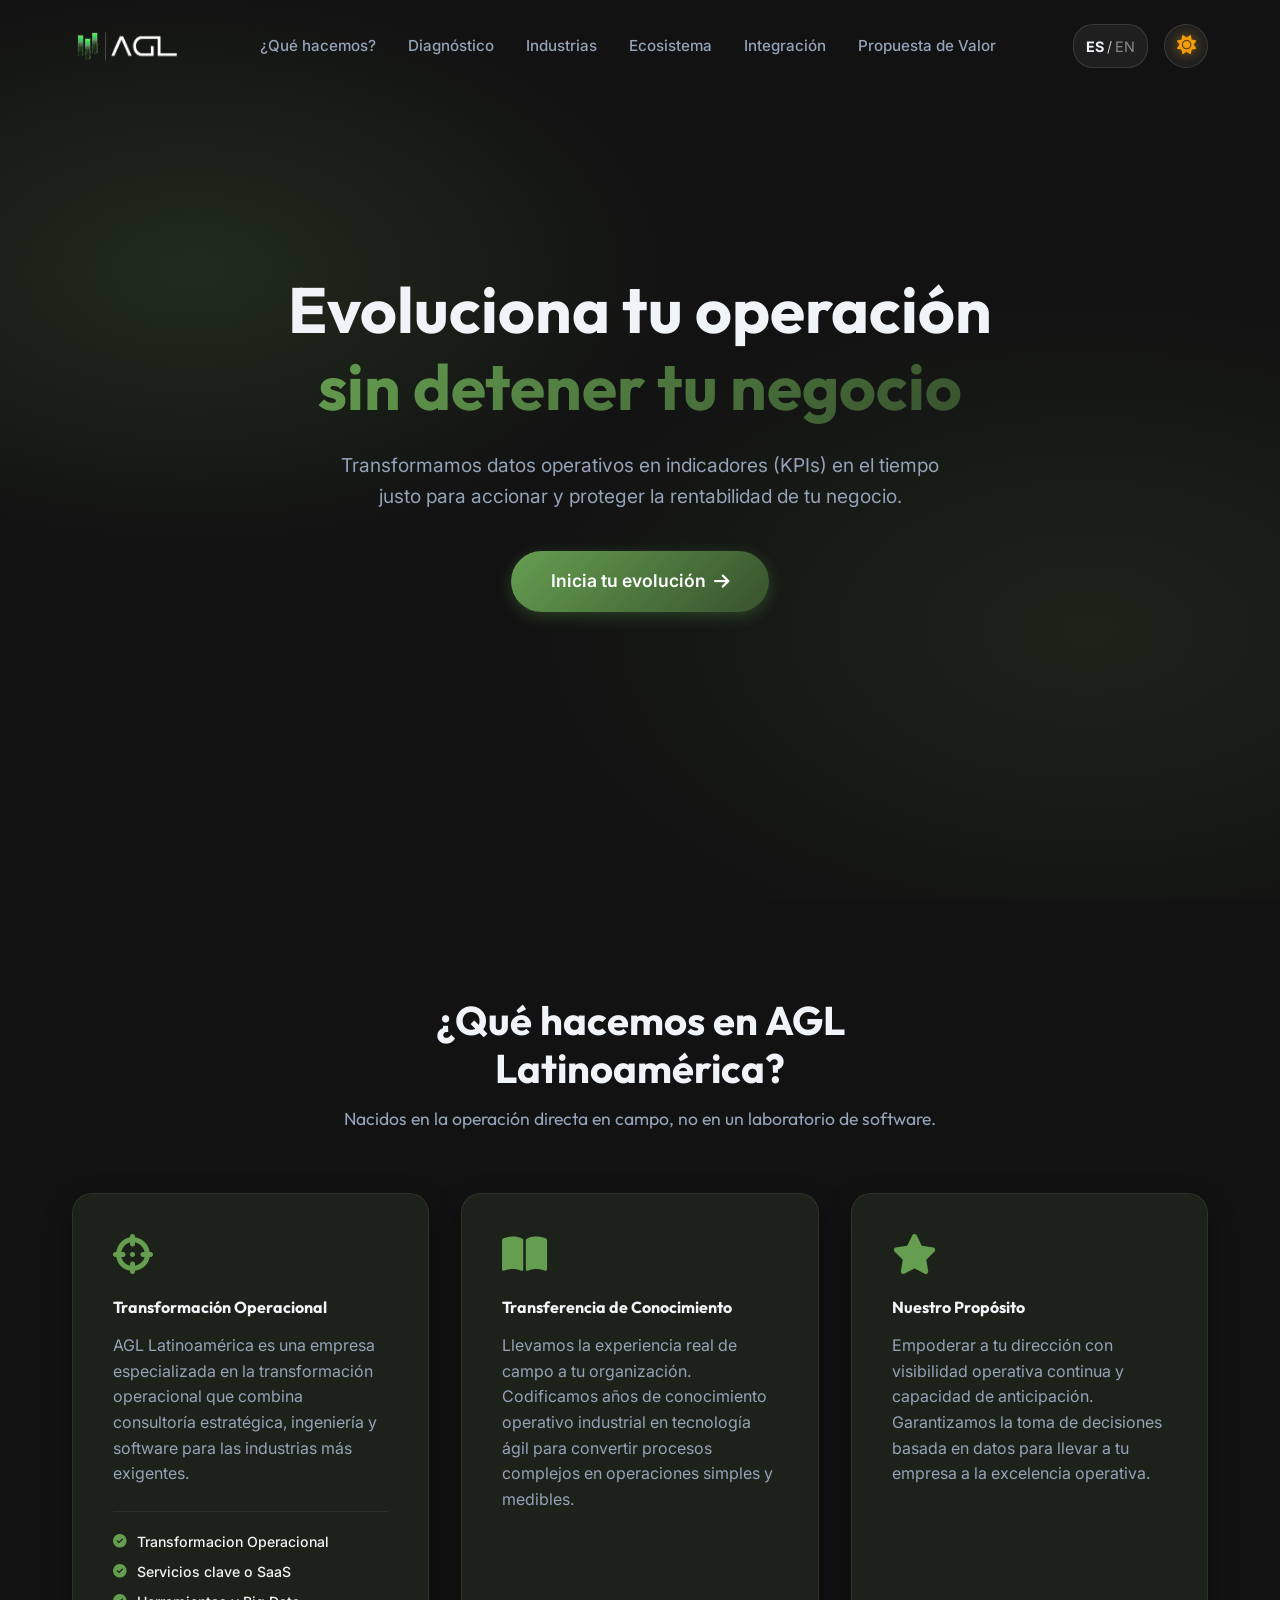
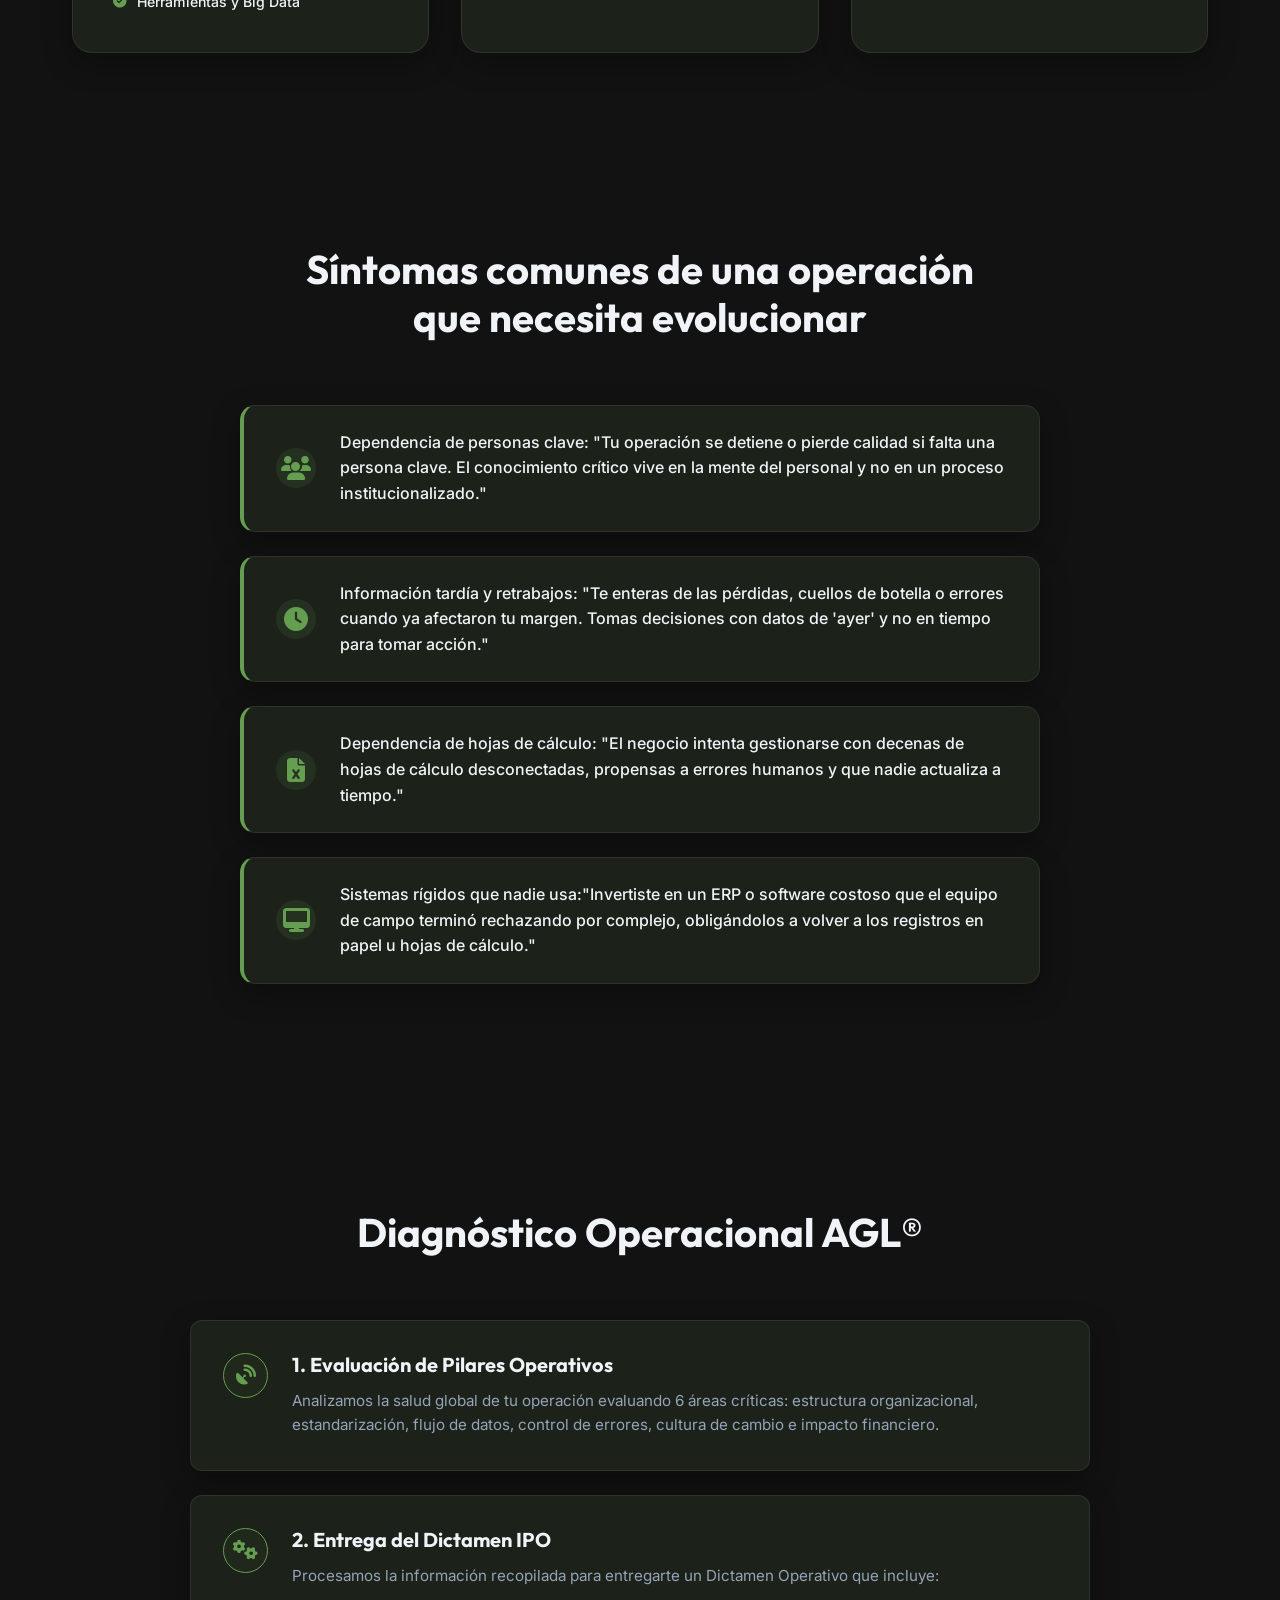
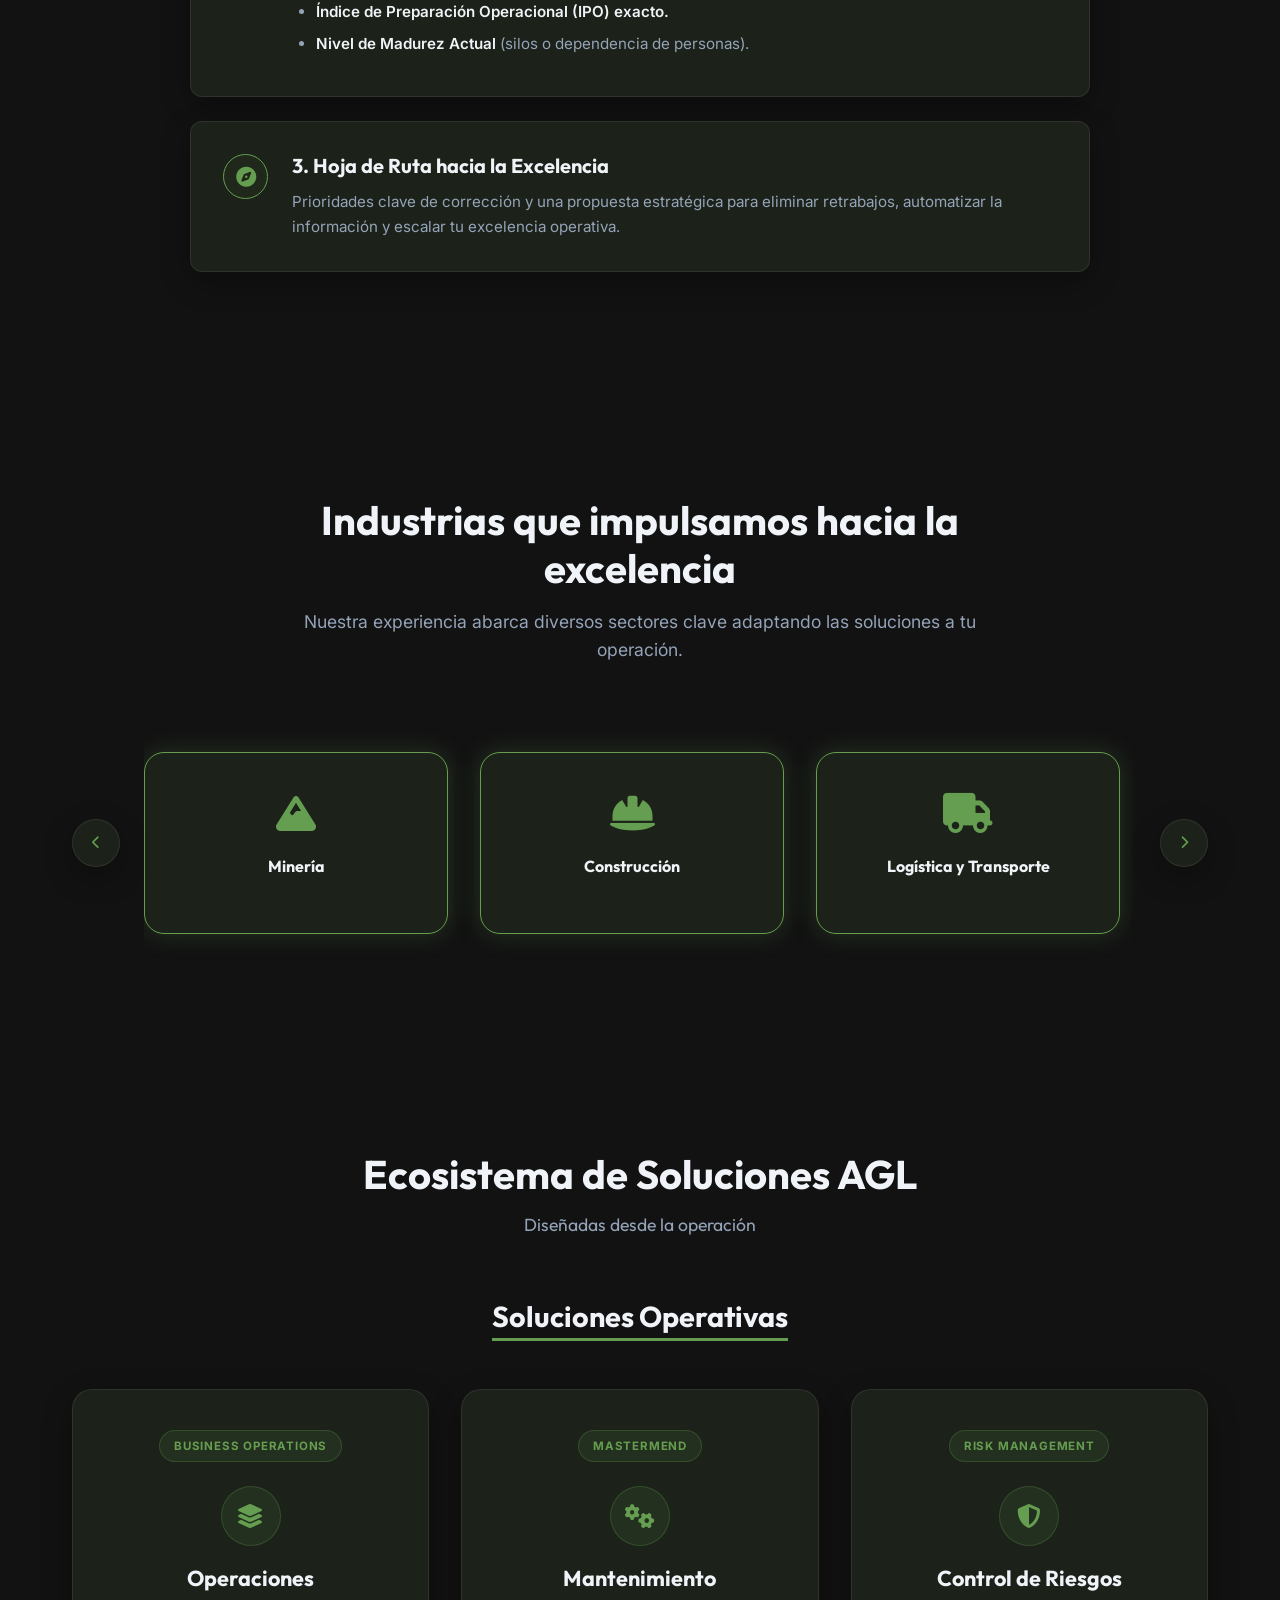
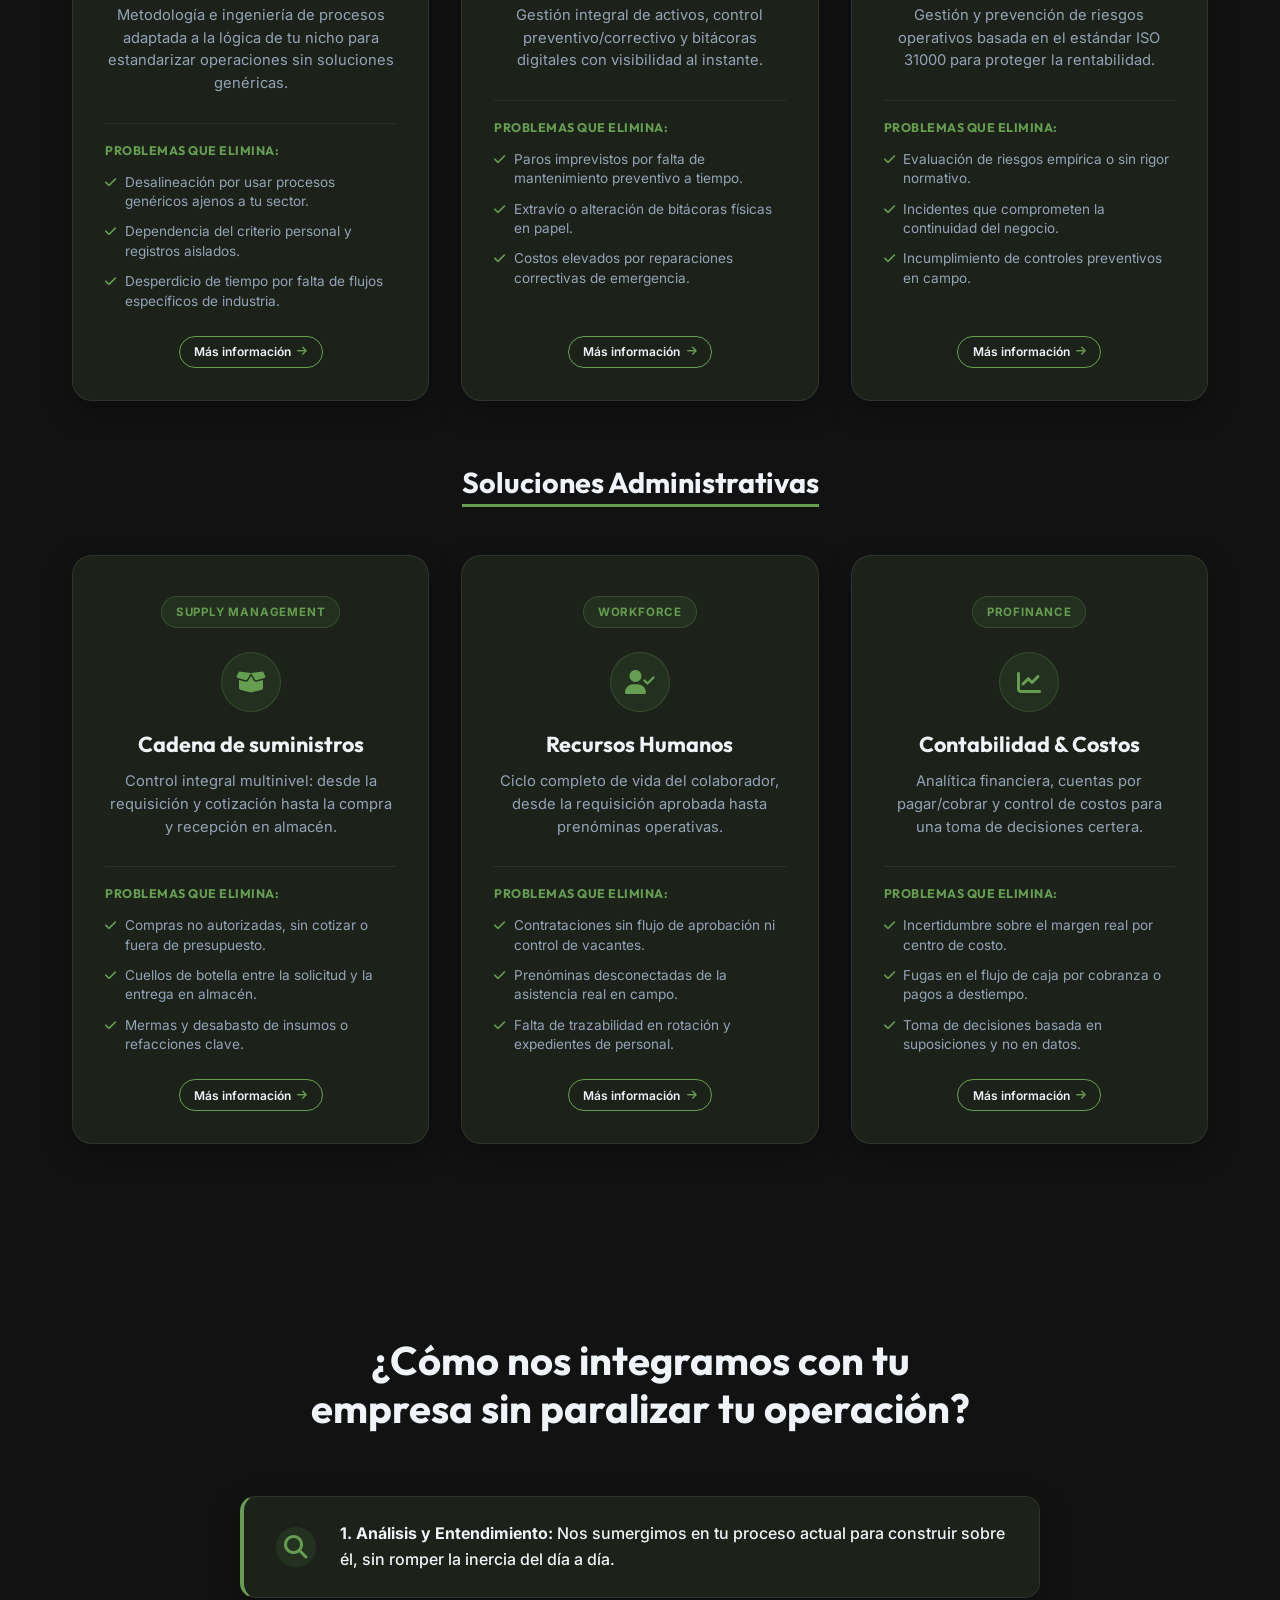
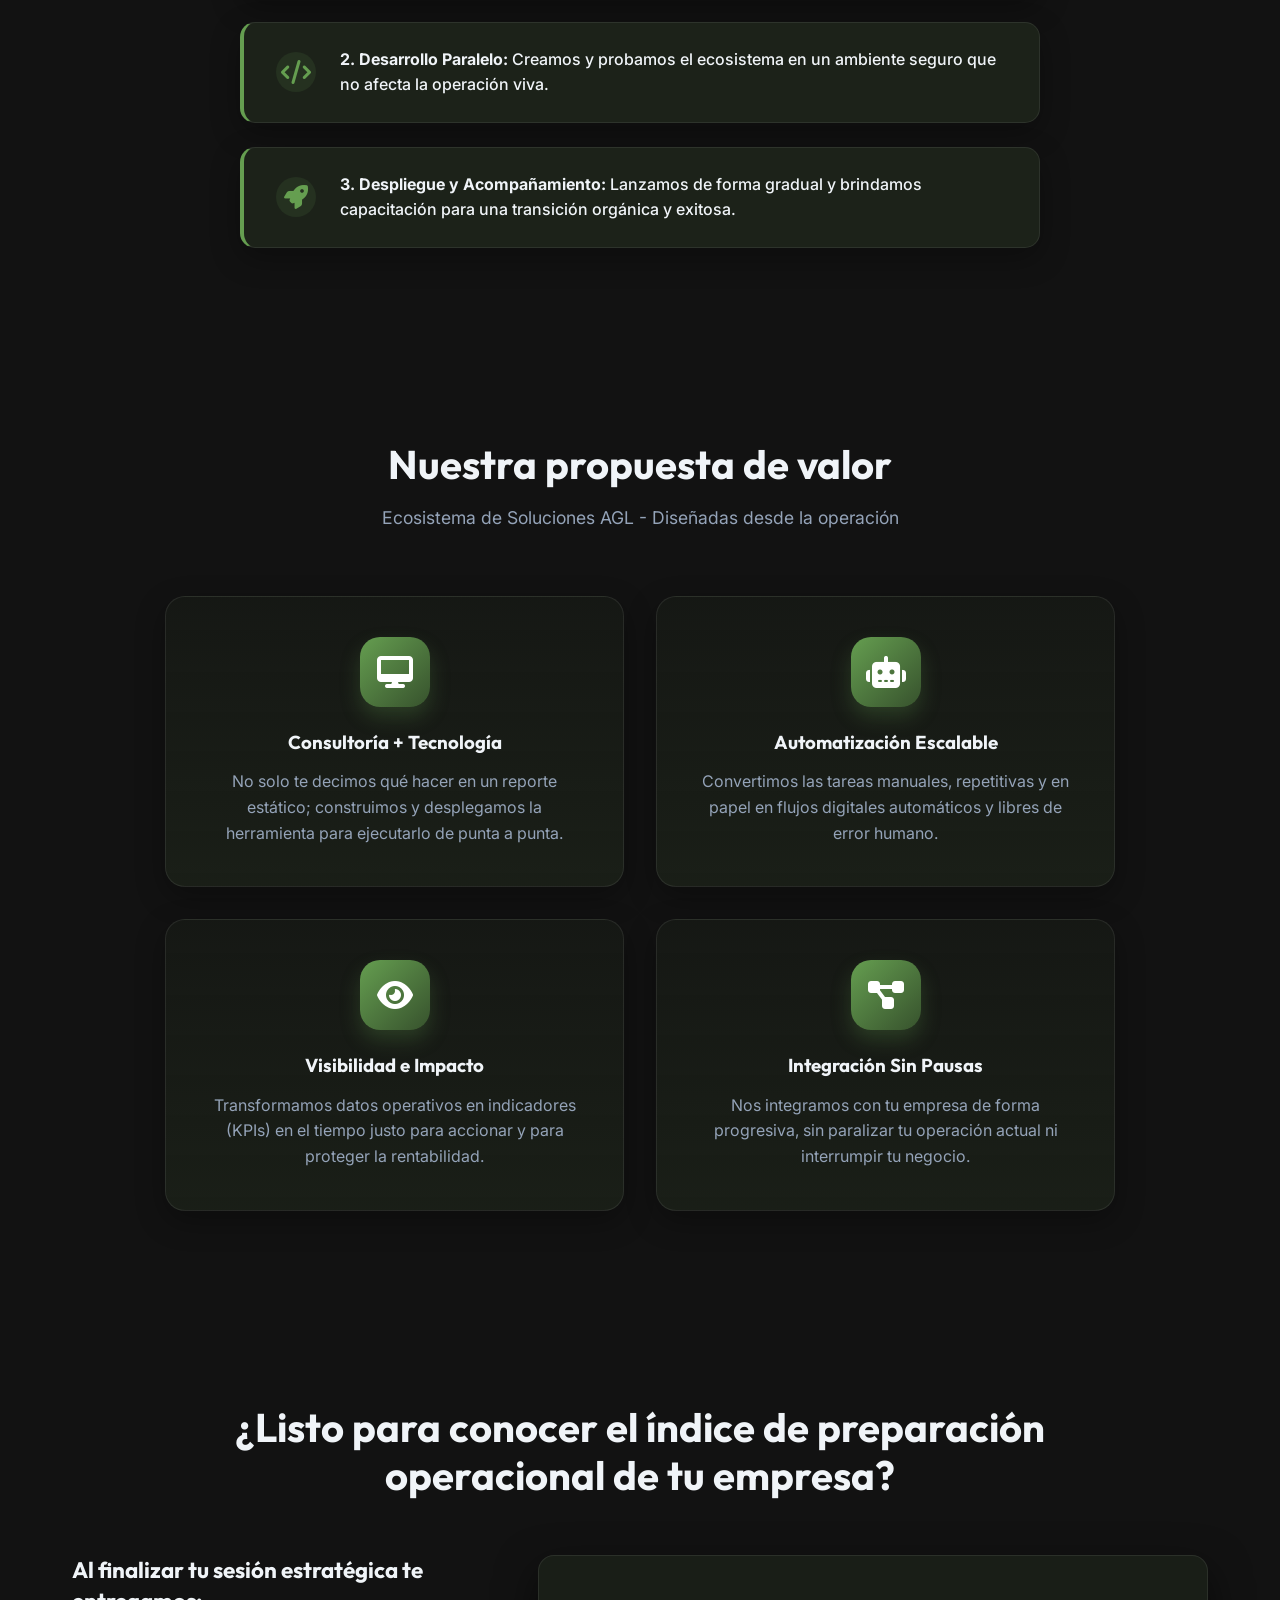
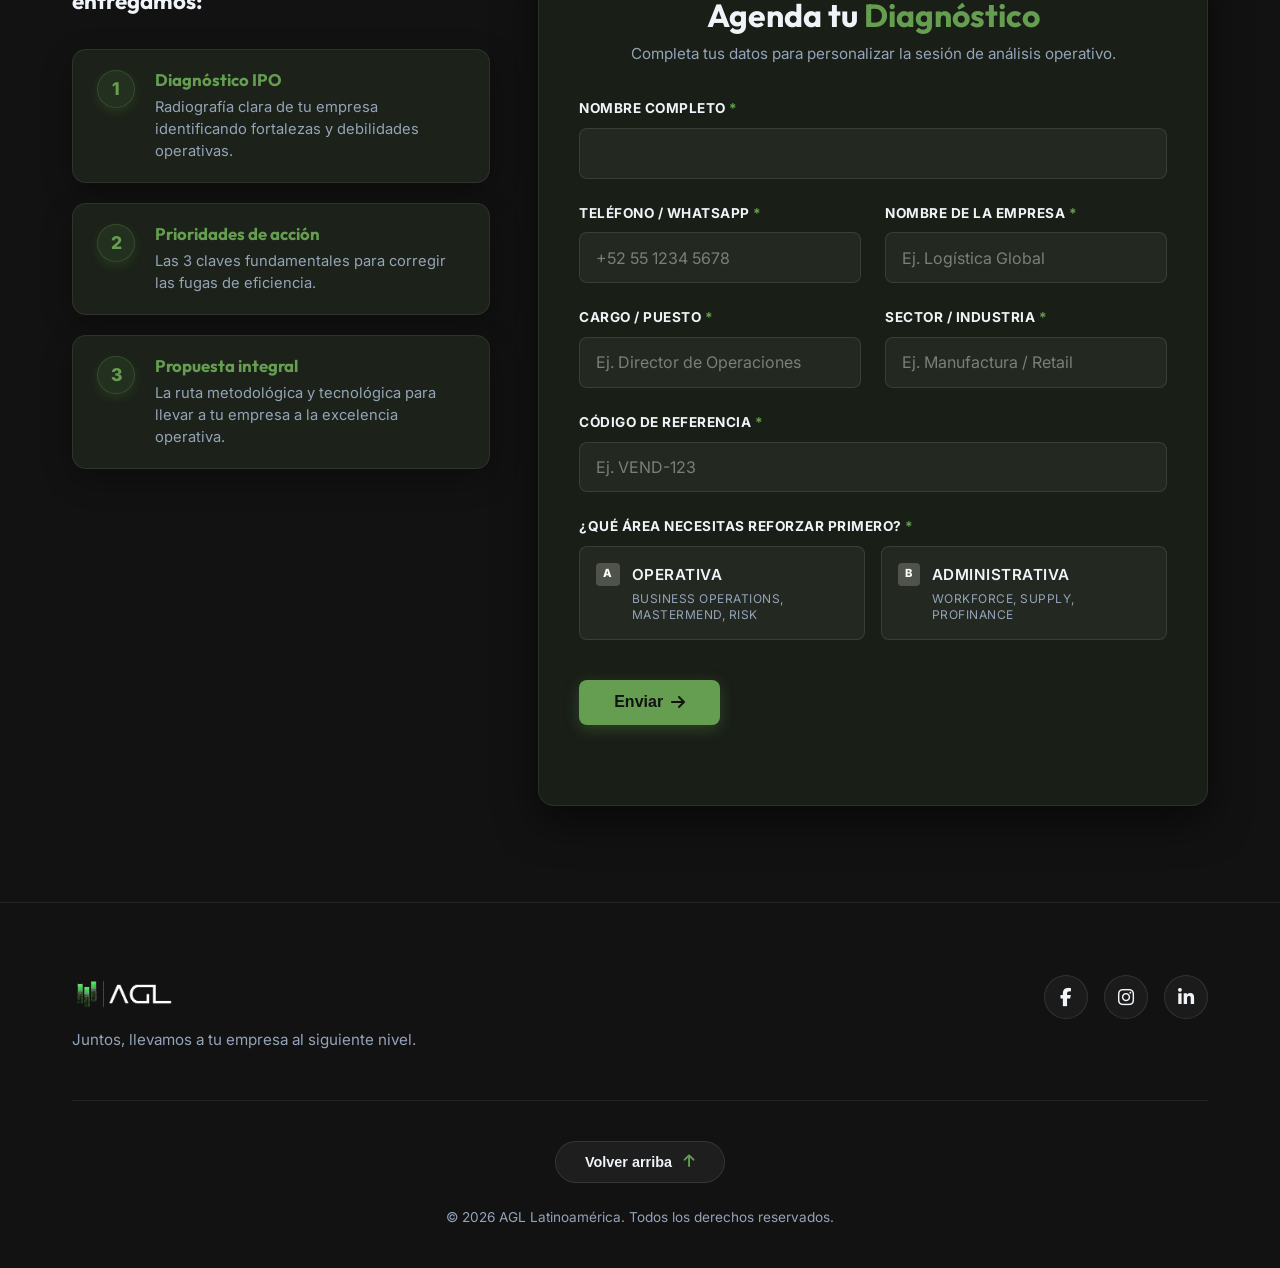
<file: index.html>
<!DOCTYPE html>
<html lang="es">

<head>
    <meta charset="UTF-8">
    <meta name="viewport" content="width=device-width, initial-scale=1.0">
    <title>AGL Latinoamérica | Business Intelligence</title>
    <meta name="description"
        content="Evoluciona tu operación sin detener tu negocio. Consultoría y Tecnología en Business Intelligence por AGL Latinoamérica.">
    <script>
        (function () {
            const savedTheme = localStorage.getItem('agl-theme');
            if (savedTheme === 'light') {
                document.documentElement.setAttribute('data-theme', 'light');
            }
        })();
    </script>
    <!-- Google Fonts -->
    <link rel="preconnect" href="https://fonts.googleapis.com">
    <link rel="preconnect" href="https://fonts.gstatic.com" crossorigin>
    <link
        href="https://fonts.googleapis.com/css2?family=Inter:wght@300;400;600;700&family=Outfit:wght@400;600;800&display=swap"
        rel="stylesheet">
    <!-- FontAwesome para iconos -->
    <link rel="stylesheet" href="https://cdnjs.cloudflare.com/ajax/libs/font-awesome/6.4.0/css/all.min.css">
    <link rel="stylesheet" href="styles.css">
</head>

<body>
    <!-- Navbar -->
    <nav class="navbar">
        <div class="container nav-container">
            <a href="#" class="logo">
                <img src="Logos/logo blanco.png" alt="AGL" class="logo-img theme-logo" id="nav-logo">
            </a>
            <ul class="nav-links">
                <li><a href="#about" data-es="¿Qué hacemos?" data-en="What we do?">¿Qué hacemos?</a></li>
                <li><a href="#diagnostico" data-es="Diagnóstico" data-en="Diagnosis">Diagnóstico</a></li>
                <li><a href="#industrias" data-es="Industrias" data-en="Industries">Industrias</a></li>
                <li><a href="#ecosistema" data-es="Ecosistema" data-en="Ecosystem">Ecosistema</a></li>
                <li><a href="#integracion" data-es="Integración" data-en="Integration">Integración</a></li>
                <li><a href="#valor" data-es="Propuesta de Valor" data-en="Value Proposition">Propuesta de Valor</a>
                </li>
            </ul>
            <div class="nav-actions">
                <!-- BOTÓN IDIOMA DESKTOP (Tipo Switch) -->
                <button class="theme-toggle-btn" id="lang-toggle-desktop" aria-label="Cambiar idioma"
                    title="Cambiar idioma"
                    style="width: auto; padding: 0 12px; border-radius: 20px; font-family: 'Inter', sans-serif; font-size: 0.9rem;">
                    <span class="lang-es" style="font-weight: 700; transition: 0.3s;">ES</span>
                    <span style="margin: 0 3px; font-weight: 300;">/</span>
                    <span class="lang-en" style="font-weight: 400; opacity: 0.5; transition: 0.3s;">EN</span>
                </button>

                <button class="theme-toggle-btn" id="theme-toggle" aria-label="Cambiar tema claro/oscuro"
                    title="Cambiar tema">
                    <i class="fas fa-sun theme-icon theme-icon-sun"></i>
                    <i class="fas fa-moon theme-icon theme-icon-moon"></i>
                </button>
                <button class="mobile-menu-btn" id="mobile-menu-btn" aria-label="Menú de navegación"><i
                        class="fas fa-bars"></i></button>
            </div>
        </div>
    </nav>
    <div class="mobile-nav" id="mobile-nav">
        <!-- Header del menú móvil -->
        <div class="mobile-nav-header">
            <a href="#" class="logo">
                <img src="Logos/logo blanco.png" alt="AGL" class="logo-img theme-logo" id="mobile-nav-logo">
            </a>
            <button class="mobile-close-btn" id="mobile-close-btn" aria-label="Cerrar menú">
                <i class="fas fa-times"></i>
            </button>
        </div>
        <!-- Links -->
        <ul class="mobile-nav-links">
            <li><a href="#about" class="mobile-link" data-es="¿Qué hacemos?" data-en="What we do?">¿Qué hacemos?</a>
            </li>
            <li><a href="#diagnostico" class="mobile-link" data-es="Diagnóstico" data-en="Diagnosis">Diagnóstico</a>
            </li>
            <li><a href="#industrias" class="mobile-link" data-es="Industrias" data-en="Industries">Industrias</a></li>
            <li><a href="#ecosistema" class="mobile-link" data-es="Ecosistema" data-en="Ecosystem">Ecosistema</a></li>
            <li><a href="#integracion" class="mobile-link" data-es="Integración" data-en="Integration">Integración</a>
            </li>
            <li><a href="#valor" class="mobile-link" data-es="Propuesta de Valor" data-en="Value Proposition">Propuesta
                    de Valor</a></li>
        </ul>
        <!-- Footer del menú móvil -->
        <div class="mobile-nav-footer">
            <a href="https://wa.me/526182922284?text=Hola,%20quisiera%20más%20información" target="_blank"
                class="btn btn-primary mobile-link" data-es="Contacto" data-en="Contact">Contacto</a>

            <div style="display: flex; gap: 10px; margin-top: 15px; justify-content: center;">
                <!-- BOTÓN IDIOMA MOBILE (Tipo Switch) -->
                <button class="mobile-theme-toggle" id="lang-toggle-mobile" aria-label="Cambiar idioma"
                    style="width: auto; padding: 0 15px; border-radius: 20px; font-family: 'Inter', sans-serif; font-size: 0.9rem;">
                    <span class="theme-toggle-btn-inner">
                        <span class="lang-es" style="font-weight: 700; transition: 0.3s;">ES</span>
                        <span style="margin: 0 3px; font-weight: 300;">/</span>
                        <span class="lang-en" style="font-weight: 400; opacity: 0.5; transition: 0.3s;">EN</span>
                    </span>
                </button>

                <button class="mobile-theme-toggle" id="mobile-theme-toggle" aria-label="Cambiar tema">
                    <span class="theme-toggle-btn-inner">
                        <i class="fas fa-sun theme-icon theme-icon-sun"></i>
                        <i class="fas fa-moon theme-icon theme-icon-moon"></i>
                    </span>
                </button>
            </div>
        </div>
    </div>

    <!-- Hero Section -->
    <section class="hero">
        <div class="container hero-container">
            <div class="hero-content fade-in-up">
                <h1 data-es="Evoluciona tu operación <br><span class='gradient-text'>sin detener tu negocio</span>"
                    data-en="Evolve your operation <br><span class='gradient-text'>without stopping your business</span>">
                    Evoluciona tu operación <br><span class="gradient-text">sin detener tu negocio</span>
                </h1>
                <p data-es="Transformamos datos operativos en indicadores (KPIs) en el tiempo justo para accionar y proteger la rentabilidad de tu negocio."
                    data-en="We transform operational data into indicators (KPIs) just in time to take action and protect your business profitability.">
                    Transformamos datos operativos en indicadores (KPIs) en el tiempo justo para accionar y proteger la
                    rentabilidad de tu negocio.
                </p>
                <div class="hero-actions">
                    <a href="https://wa.me/526182922284?text=Hola,%20quisiera%20más%20información" target="_blank"
                        class="btn btn-primary btn-large"
                        data-es="Inicia tu evolución <i class='fas fa-arrow-right'></i>"
                        data-en="Start your evolution <i class='fas fa-arrow-right'></i>">
                        Inicia tu evolución <i class="fas fa-arrow-right"></i>
                    </a>
                </div>
            </div>
        </div>
    </section>

    <!-- About Section -->
    <section id="about" class="about">
        <div class="container">
            <div class="section-header fade-in-up">
                <h2 data-es="¿Qué hacemos en AGL Latinoamérica?" data-en="What do we do at AGL Latin America?">¿Qué
                    hacemos en AGL Latinoamérica?</h2>
                <h3 class="subtitle"
                    data-es="Nacidos en la operación directa en campo, no en un laboratorio de software."
                    data-en="Born in direct field operations, not in a software lab.">Nacidos en la operación directa en
                    campo, no en un laboratorio de software.</h3>
            </div>
            <div class="about-grid">
                <div class="about-card fade-in-up delay-1">
                    <i class="fas fa-crosshairs card-icon"></i>
                    <h4 data-es="Transformación Operacional" data-en="Operational Transformation">Transformación
                        Operacional</h4>
                    <p data-es="AGL Latinoamérica es una empresa especializada en la transformación operacional que combina consultoría estratégica, ingeniería y software para las industrias más exigentes."
                        data-en="AGL Latin America is a company specialized in operational transformation that combines strategic consulting, engineering, and software for the most demanding industries.">
                        AGL Latinoamérica es una empresa especializada en la transformación operacional que combina
                        consultoría estratégica, ingeniería y software para las industrias más exigentes.</p>
                    <ul class="card-features">
                        <li data-es="<i class='fas fa-check-circle'></i> Transformacion Operacional"
                            data-en="<i class='fas fa-check-circle'></i> Operational Transformation"><i
                                class="fas fa-check-circle"></i> Transformacion Operacional</li>
                        <li data-es="<i class='fas fa-check-circle'></i> Servicios clave o SaaS"
                            data-en="<i class='fas fa-check-circle'></i> Key Services or SaaS"><i
                                class="fas fa-check-circle"></i> Servicios clave o SaaS</li>
                        <li data-es="<i class='fas fa-check-circle'></i> Herramientas y Big Data"
                            data-en="<i class='fas fa-check-circle'></i> Tools and Big Data"><i
                                class="fas fa-check-circle"></i> Herramientas y Big Data</li>
                    </ul>
                </div>
                <div class="about-card fade-in-up delay-2">
                    <i class="fas fa-book-open card-icon"></i>
                    <h4 data-es="Transferencia de Conocimiento" data-en="Knowledge Transfer">Transferencia de
                        Conocimiento</h4>
                    <p data-es="Llevamos la experiencia real de campo a tu organización. Codificamos años de conocimiento operativo industrial en tecnología ágil para convertir procesos complejos en operaciones simples y medibles."
                        data-en="We bring real field experience to your organization. We encode years of industrial operational knowledge into agile technology to turn complex processes into simple and measurable operations.">
                        Llevamos la experiencia real de campo a tu organización. Codificamos años de conocimiento
                        operativo industrial en tecnología ágil para convertir procesos complejos en operaciones simples
                        y medibles.</p>
                </div>
                <div class="about-card fade-in-up delay-3">
                    <i class="fas fa-star card-icon"></i>
                    <h4 data-es="Nuestro Propósito" data-en="Our Purpose">Nuestro Propósito</h4>
                    <p data-es="Empoderar a tu dirección con visibilidad operativa continua y capacidad de anticipación. Garantizamos la toma de decisiones basada en datos para llevar a tu empresa a la excelencia operativa."
                        data-en="Empower your management with continuous operational visibility and anticipation capability. We guarantee data-driven decision-making to lead your company to operational excellence.">
                        Empoderar a tu dirección con visibilidad operativa continua y capacidad de anticipación.
                        Garantizamos la toma de decisiones basada en datos para llevar a tu empresa a la excelencia
                        operativa.</p>
                </div>
            </div>
        </div>
    </section>

    <!-- Symptoms Section -->
    <section id="sintomas" class="symptoms">
        <div class="container">
            <div class="section-header fade-in-up">
                <h2 data-es="Síntomas comunes de una operación que necesita evolucionar"
                    data-en="Common symptoms of an operation that needs to evolve">Síntomas comunes de una operación que
                    necesita evolucionar</h2>
            </div>
            <div class="symptoms-list">
                <div class="symptom-item fade-in-left">
                    <div class="symptom-icon"><i class="fas fa-users"></i></div>
                    <p data-es="Dependencia de personas clave: 'Tu operación se detiene o pierde calidad si falta una persona clave. El conocimiento crítico vive en la mente del personal y no en un proceso institucionalizado.'"
                        data-en="Dependence on key people: 'Your operation stops or loses quality if a key person is missing. Critical knowledge lives in the staff's mind and not in an institutionalized process.'">
                        Dependencia de personas clave: "Tu operación se detiene o pierde calidad si falta una persona
                        clave. El conocimiento crítico vive en la mente del personal y no en un proceso
                        institucionalizado."</p>
                </div>

                <div class="symptom-item fade-in-left delay-2">
                    <div class="symptom-icon"><i class="fas fa-clock"></i></div>
                    <p data-es="Información tardía y retrabajos: 'Te enteras de las pérdidas, cuellos de botella o errores cuando ya afectaron tu margen. Tomas decisiones con datos de ayer y no en tiempo para tomar acción.'"
                        data-en="Late information and rework: 'You find out about losses, bottlenecks, or errors when they have already affected your margin. You make decisions with yesterday's data, not in time to take action.'">
                        Información tardía y retrabajos: "Te enteras de las pérdidas, cuellos de botella o errores
                        cuando ya afectaron tu margen. Tomas decisiones con datos de 'ayer' y no en tiempo para tomar
                        acción."</p>
                </div>
                <div class="symptom-item fade-in-left delay-1">
                    <div class="symptom-icon"><i class="fas fa-file-excel"></i></div>
                    <p data-es="Dependencia de hojas de cálculo: 'El negocio intenta gestionarse con decenas de hojas de cálculo desconectadas, propensas a errores humanos y que nadie actualiza a tiempo.'"
                        data-en="Dependence on spreadsheets: 'The business tries to manage itself with dozens of disconnected spreadsheets, prone to human error and that no one updates on time.'">
                        Dependencia de hojas de cálculo: "El negocio intenta gestionarse con decenas de hojas de cálculo
                        desconectadas, propensas a errores humanos y que nadie actualiza a tiempo."</p>
                </div>

                <div class="symptom-item fade-in-left delay-1">
                    <div class="symptom-icon"><i class="fa fa-desktop"></i></div>
                    <p data-es="Sistemas rígidos que nadie usa: 'Invertiste en un ERP o software costoso que el equipo de campo terminó rechazando por complejo, obligándolos a volver a los registros en papel u hojas de cálculo.'"
                        data-en="Rigid systems that no one uses: 'You invested in an expensive ERP or software that the field team ended up rejecting for being too complex, forcing them back to paper records or spreadsheets.'">
                        Sistemas rígidos que nadie usa:"Invertiste en un ERP o software costoso que el equipo de campo
                        terminó rechazando por complejo, obligándolos a volver a los registros en papel u hojas de
                        cálculo."</p>
                </div>
            </div>
        </div>
    </section>

    <!-- Diagnostic Section -->
    <section id="diagnostico" class="diagnostic glass-section">
        <div class="container">
            <div class="section-header fade-in-up">
                <h2 data-es="Diagnóstico Operacional AGL®" data-en="AGL® Operational Diagnosis">Diagnóstico Operacional
                    AGL®</h2>
            </div>

            <div class="diagnostic-steps">
                <div class="diagnostic-card fade-in-up">
                    <div class="diagnostic-icon"><i class="fas fa-satellite-dish"></i></div>
                    <div class="diagnostic-text">
                        <h3 data-es="1. Evaluación de Pilares Operativos"
                            data-en="1. Evaluation of Operational Pillars">1. Evaluación de Pilares Operativos</h3>
                        <p data-es="Analizamos la salud global de tu operación evaluando 6 áreas críticas: estructura organizacional, estandarización, flujo de datos, control de errores, cultura de cambio e impacto financiero."
                            data-en="We analyze the overall health of your operation by evaluating 6 critical areas: organizational structure, standardization, data flow, error control, change culture, and financial impact.">
                            Analizamos la salud global de tu operación evaluando 6 áreas críticas: estructura
                            organizacional, estandarización, flujo de datos, control de errores, cultura de cambio e
                            impacto financiero.</p>
                    </div>
                </div>

                <div class="diagnostic-card fade-in-up delay-1">
                    <div class="diagnostic-icon"><i class="fas fa-cogs"></i></div>
                    <div class="diagnostic-text">
                        <h3 data-es="2. Entrega del Dictamen IPO" data-en="2. Delivery of the OPI Report">2. Entrega del
                            Dictamen IPO</h3>
                        <p data-es="Procesamos la información recopilada para entregarte un Dictamen Operativo que incluye:"
                            data-en="We process the collected information to deliver an Operational Report that includes:">
                            Procesamos la información recopilada para entregarte un Dictamen Operativo que incluye:</p>
                        <ul>
                            <li data-es="<strong>Índice de Preparación Operacional (IPO) exacto.</strong>"
                                data-en="<strong>Exact Operational Preparation Index (OPI).</strong>"><strong>Índice de
                                    Preparación Operacional (IPO) exacto.</strong></li>
                            <li data-es="<strong>Nivel de Madurez Actual</strong> (silos o dependencia de personas)."
                                data-en="<strong>Current Maturity Level</strong> (silos or dependence on people).">
                                <strong>Nivel de Madurez Actual</strong> (silos o dependencia de personas).
                            </li>
                        </ul>
                    </div>
                </div>

                <div class="diagnostic-card fade-in-up delay-2">
                    <div class="diagnostic-icon"><i class="fas fa-compass"></i></div>
                    <div class="diagnostic-text">
                        <h3 data-es="3. Hoja de Ruta hacia la Excelencia" data-en="3. Roadmap to Excellence">3. Hoja de
                            Ruta hacia la Excelencia</h3>
                        <p data-es="Prioridades clave de corrección y una propuesta estratégica para eliminar retrabajos, automatizar la información y escalar tu excelencia operativa."
                            data-en="Key correction priorities and a strategic proposal to eliminate rework, automate information, and scale your operational excellence.">
                            Prioridades clave de corrección y una propuesta estratégica para eliminar retrabajos,
                            automatizar la información y escalar tu excelencia operativa.</p>
                    </div>
                </div>
            </div>
        </div>
    </section>

    <!-- Industrias Section -->
    <section id="industrias" class="industries">
        <div class="container">
            <div class="section-header fade-in-up">
                <h2 data-es="Industrias que impulsamos hacia la excelencia"
                    data-en="Industries we drive towards excellence">Industrias que impulsamos hacia la excelencia</h2>
                <p data-es="Nuestra experiencia abarca diversos sectores clave adaptando las soluciones a tu operación."
                    data-en="Our experience covers various key sectors, adapting solutions to your operation.">Nuestra
                    experiencia abarca diversos sectores clave adaptando las soluciones a tu operación.</p>
            </div>

            <div class="carousel-wrapper fade-in-up delay-1">
                <button class="carousel-btn prev-btn" aria-label="Anterior"><i class="fas fa-chevron-left"></i></button>

                <div class="carousel-container" id="industries-carousel">
                    <div class="carousel-slide about-card" style="align-items: center; text-align: center;">
                        <i class="fas fa-mountain card-icon"></i>
                        <h4 data-es="Minería" data-en="Mining">Minería</h4>
                    </div>

                    <div class="carousel-slide about-card" style="align-items: center; text-align: center;">
                        <i class="fas fa-helmet-safety card-icon"></i>
                        <h4 data-es="Construcción" data-en="Construction">Construcción</h4>
                    </div>

                    <div class="carousel-slide about-card" style="align-items: center; text-align: center;">
                        <i class="fas fa-truck card-icon"></i>
                        <h4 data-es="Logística y Transporte" data-en="Logistics & Transport">Logística y Transporte</h4>
                    </div>

                    <div class="carousel-slide about-card" style="align-items: center; text-align: center;">
                        <i class="fas fa-industry card-icon"></i>
                        <h4 data-es="Manufactura Planta" data-en="Plant Manufacturing">Manufactura Planta</h4>
                    </div>

                    <div class="carousel-slide about-card" style="align-items: center; text-align: center;">
                        <i class="fas fa-store card-icon"></i>
                        <h4 data-es="Servicios de Comercio" data-en="Trade Services">Servicios de Comercio</h4>
                    </div>

                    <div class="carousel-slide about-card" style="align-items: center; text-align: center;">
                        <i class="fas fa-seedling card-icon"></i>
                        <h4 data-es="Agroindustria" data-en="Agroindustry">Agroindustria</h4>
                    </div>
                </div>

                <button class="carousel-btn next-btn" aria-label="Siguiente"><i
                        class="fas fa-chevron-right"></i></button>
            </div>
        </div>
    </section>

    <!-- Ecosistema Section -->
    <section id="ecosistema" class="ecosystem glass-section">
        <div class="container">
            <div class="section-header fade-in-up">
                <h2 data-es="Ecosistema de Soluciones AGL" data-en="AGL Solutions Ecosystem">Ecosistema de Soluciones
                    AGL</h2>
                <h3 class="subtitle" data-es="Diseñadas desde la operación" data-en="Designed from the operation">
                    Diseñadas desde la operación</h3>
            </div>

            <!-- ENCABEZADO: Soluciones Operativas -->
            <div class="fade-in-up" style="text-align: center; margin-bottom: 2rem;">
                <h3 style="font-size: 1.8rem; font-weight: 700; display: inline-block; padding-bottom: 5px; border-bottom: 3px solid var(--primary-color);"
                    data-es="Soluciones Operativas" data-en="Operational Solutions">Soluciones Operativas</h3>
            </div>

            <div class="ecosystem-grid">
                <!-- Operaciones -->
                <div class="ecosystem-card fade-in-up">
                    <div class="card-badge">BUSINESS OPERATIONS</div>
                    <div class="icon-wrapper"><i class="fas fa-layer-group"></i></div>
                    <h3 data-es="Operaciones" data-en="Operations">Operaciones</h3>
                    <p class="card-description"
                        data-es="Metodología e ingeniería de procesos adaptada a la lógica de tu nicho para estandarizar operaciones sin soluciones genéricas."
                        data-en="Process methodology and engineering adapted to the logic of your niche to standardize operations without generic solutions.">
                        Metodología e ingeniería de procesos adaptada a la lógica de tu nicho para estandarizar
                        operaciones sin soluciones genéricas.</p>

                    <div class="card-problems">
                        <h5 data-es="PROBLEMAS QUE ELIMINA:" data-en="PROBLEMS IT ELIMINATES:">PROBLEMAS QUE ELIMINA:
                        </h5>
                        <ul>
                            <li data-es="<i class='fas fa-check'></i> Desalineación por usar procesos genéricos ajenos a tu sector."
                                data-en="<i class='fas fa-check'></i> Misalignment from using generic processes outside your sector.">
                                <i class="fas fa-check"></i> Desalineación por usar procesos genéricos ajenos a tu
                                sector.
                            </li>
                            <li data-es="<i class='fas fa-check'></i> Dependencia del criterio personal y registros aislados."
                                data-en="<i class='fas fa-check'></i> Dependence on personal criteria and isolated records.">
                                <i class="fas fa-check"></i> Dependencia del criterio personal y registros aislados.
                            </li>
                            <li data-es="<i class='fas fa-check'></i> Desperdicio de tiempo por falta de flujos específicos de industria."
                                data-en="<i class='fas fa-check'></i> Wasted time due to lack of industry-specific workflows.">
                                <i class="fas fa-check"></i> Desperdicio de tiempo por falta de flujos específicos de
                                industria.
                            </li>
                        </ul>
                    </div>
                    <a href="servicios/operativos/BUSINESS OPERATIONS/operaciones.html" class="card-btn"
                        data-es="Más información <i class='fas fa-arrow-right'></i>"
                        data-en="More information <i class='fas fa-arrow-right'></i>">Más información <i
                            class="fas fa-arrow-right"></i></a>
                </div>

                <!-- Mantenimiento -->
                <div class="ecosystem-card fade-in-up delay-1">
                    <div class="card-badge">MASTERMEND</div>
                    <div class="icon-wrapper"><i class="fas fa-cogs"></i></div>
                    <h3 data-es="Mantenimiento" data-en="Maintenance">Mantenimiento</h3>
                    <p class="card-description"
                        data-es="Gestión integral de activos, control preventivo/correctivo y bitácoras digitales con visibilidad al instante."
                        data-en="Comprehensive asset management, preventive/corrective control, and digital logs with instant visibility.">
                        Gestión integral de activos, control preventivo/correctivo y bitácoras digitales con visibilidad
                        al instante.</p>

                    <div class="card-problems">
                        <h5 data-es="PROBLEMAS QUE ELIMINA:" data-en="PROBLEMS IT ELIMINATES:">PROBLEMAS QUE ELIMINA:
                        </h5>
                        <ul>
                            <li data-es="<i class='fas fa-check'></i> Paros imprevistos por falta de mantenimiento preventivo a tiempo."
                                data-en="<i class='fas fa-check'></i> Unforeseen downtimes due to lack of timely preventive maintenance.">
                                <i class="fas fa-check"></i> Paros imprevistos por falta de mantenimiento preventivo a
                                tiempo.
                            </li>
                            <li data-es="<i class='fas fa-check'></i> Extravío o alteración de bitácoras físicas en papel."
                                data-en="<i class='fas fa-check'></i> Loss or alteration of physical paper logs."><i
                                    class="fas fa-check"></i> Extravío o alteración de bitácoras físicas en papel.</li>
                            <li data-es="<i class='fas fa-check'></i> Costos elevados por reparaciones correctivas de emergencia."
                                data-en="<i class='fas fa-check'></i> High costs for emergency corrective repairs."><i
                                    class="fas fa-check"></i> Costos elevados por reparaciones correctivas de
                                emergencia.</li>
                        </ul>
                    </div>
                    <a href="servicios/operativos/MASTERMEND/master.html" class="card-btn"
                        data-es="Más información <i class='fas fa-arrow-right'></i>"
                        data-en="More information <i class='fas fa-arrow-right'></i>">Más información <i
                            class="fas fa-arrow-right"></i></a>
                </div>

                <!-- Control de Riesgos -->
                <div class="ecosystem-card fade-in-up delay-2">
                    <div class="card-badge">RISK MANAGEMENT</div>
                    <div class="icon-wrapper"><i class="fas fa-shield-alt"></i></div>
                    <h3 data-es="Control de Riesgos" data-en="Risk Management">Control de Riesgos</h3>
                    <p class="card-description"
                        data-es="Gestión y prevención de riesgos operativos basada en el estándar ISO 31000 para proteger la rentabilidad."
                        data-en="Operational risk management and prevention based on the ISO 31000 standard to protect profitability.">
                        Gestión y prevención de riesgos operativos basada en el estándar ISO 31000 para proteger la
                        rentabilidad.</p>

                    <div class="card-problems">
                        <h5 data-es="PROBLEMAS QUE ELIMINA:" data-en="PROBLEMS IT ELIMINATES:">PROBLEMAS QUE ELIMINA:
                        </h5>
                        <ul>
                            <li data-es="<i class='fas fa-check'></i> Evaluación de riesgos empírica o sin rigor normativo."
                                data-en="<i class='fas fa-check'></i> Empirical risk assessment or without regulatory rigor.">
                                <i class="fas fa-check"></i> Evaluación de riesgos empírica o sin rigor normativo.
                            </li>
                            <li data-es="<i class='fas fa-check'></i> Incidentes que comprometen la continuidad del negocio."
                                data-en="<i class='fas fa-check'></i> Incidents that compromise business continuity."><i
                                    class="fas fa-check"></i> Incidentes que comprometen la continuidad del negocio.
                            </li>
                            <li data-es="<i class='fas fa-check'></i> Incumplimiento de controles preventivos en campo."
                                data-en="<i class='fas fa-check'></i> Non-compliance with preventive controls in the field.">
                                <i class="fas fa-check"></i> Incumplimiento de controles preventivos en campo.
                            </li>
                        </ul>
                    </div>
                    <a href="servicios/operativos/Risk Management/risk.html" class="card-btn"
                        data-es="Más información <i class='fas fa-arrow-right'></i>"
                        data-en="More information <i class='fas fa-arrow-right'></i>">Más información <i
                            class="fas fa-arrow-right"></i></a>
                </div>
            </div> <!-- Cierre de Grid Operativo -->

            <!-- ENCABEZADO: Soluciones Administrativas -->
            <div class="fade-in-up" style="text-align: center; margin-top: 4rem; margin-bottom: 2rem;">
                <h3 style="font-size: 1.8rem; font-weight: 700; display: inline-block; padding-bottom: 5px; border-bottom: 3px solid var(--primary-color);"
                    data-es="Soluciones Administrativas" data-en="Administrative Solutions">Soluciones Administrativas
                </h3>
            </div>

            <div class="ecosystem-grid">
                <!-- Cadena de Suministros -->
                <div class="ecosystem-card fade-in-up">
                    <div class="card-badge">SUPPLY MANAGEMENT</div>
                    <div class="icon-wrapper"><i class="fas fa-box-open"></i></div>
                    <h3 data-es="Cadena de suministros" data-en="Supply Chain">Cadena de suministros</h3>
                    <p class="card-description"
                        data-es="Control integral multinivel: desde la requisición y cotización hasta la compra y recepción en almacén."
                        data-en="Comprehensive multilevel control: from requisition and quotation to purchase and warehouse reception.">
                        Control integral multinivel: desde la requisición y cotización hasta la compra y recepción en
                        almacén.</p>

                    <div class="card-problems">
                        <h5 data-es="PROBLEMAS QUE ELIMINA:" data-en="PROBLEMS IT ELIMINATES:">PROBLEMAS QUE ELIMINA:
                        </h5>
                        <ul>
                            <li data-es="<i class='fas fa-check'></i> Compras no autorizadas, sin cotizar o fuera de presupuesto."
                                data-en="<i class='fas fa-check'></i> Unauthorized purchases, unquoted or over budget.">
                                <i class="fas fa-check"></i> Compras no autorizadas, sin cotizar o fuera de presupuesto.
                            </li>
                            <li data-es="<i class='fas fa-check'></i> Cuellos de botella entre la solicitud y la entrega en almacén."
                                data-en="<i class='fas fa-check'></i> Bottlenecks between the request and warehouse delivery.">
                                <i class="fas fa-check"></i> Cuellos de botella entre la solicitud y la entrega en
                                almacén.
                            </li>
                            <li data-es="<i class='fas fa-check'></i> Mermas y desabasto de insumos o refacciones clave."
                                data-en="<i class='fas fa-check'></i> Shrinkage and shortage of key supplies or spare parts.">
                                <i class="fas fa-check"></i> Mermas y desabasto de insumos o refacciones clave.
                            </li>
                        </ul>
                    </div>
                    <a href="servicios/administrativos/supply/supply.html" class="card-btn"
                        data-es="Más información <i class='fas fa-arrow-right'></i>"
                        data-en="More information <i class='fas fa-arrow-right'></i>">Más información <i
                            class="fas fa-arrow-right"></i></a>
                </div>

                <!-- Recursos Humanos -->
                <div class="ecosystem-card fade-in-up delay-1">
                    <div class="card-badge">WORKFORCE</div>
                    <div class="icon-wrapper"><i class="fas fa-user-check"></i></div>
                    <h3 data-es="Recursos Humanos" data-en="Human Resources">Recursos Humanos</h3>
                    <p class="card-description"
                        data-es="Ciclo completo de vida del colaborador, desde la requisición aprobada hasta prenóminas operativas."
                        data-en="Complete employee lifecycle, from approved requisition to operational pre-payroll.">
                        Ciclo completo de vida del colaborador, desde la requisición aprobada hasta prenóminas
                        operativas.</p>

                    <div class="card-problems">
                        <h5 data-es="PROBLEMAS QUE ELIMINA:" data-en="PROBLEMS IT ELIMINATES:">PROBLEMAS QUE ELIMINA:
                        </h5>
                        <ul>
                            <li data-es="<i class='fas fa-check'></i> Contrataciones sin flujo de aprobación ni control de vacantes."
                                data-en="<i class='fas fa-check'></i> Hirings without approval workflow or vacancy control.">
                                <i class="fas fa-check"></i> Contrataciones sin flujo de aprobación ni control de
                                vacantes.
                            </li>
                            <li data-es="<i class='fas fa-check'></i> Prenóminas desconectadas de la asistencia real en campo."
                                data-en="<i class='fas fa-check'></i> Pre-payroll disconnected from actual field attendance.">
                                <i class="fas fa-check"></i> Prenóminas desconectadas de la asistencia real en campo.
                            </li>
                            <li data-es="<i class='fas fa-check'></i> Falta de trazabilidad en rotación y expedientes de personal."
                                data-en="<i class='fas fa-check'></i> Lack of traceability in turnover and personnel files.">
                                <i class="fas fa-check"></i> Falta de trazabilidad en rotación y expedientes de
                                personal.
                            </li>
                        </ul>
                    </div>
                    <a href="servicios/administrativos/workforce/workforce.html" class="card-btn"
                        data-es="Más información <i class='fas fa-arrow-right'></i>"
                        data-en="More information <i class='fas fa-arrow-right'></i>">Más información <i
                            class="fas fa-arrow-right"></i></a>
                </div>

                <!-- Contabilidad & Costos -->
                <div class="ecosystem-card fade-in-up delay-2">
                    <div class="card-badge">PROFINANCE</div>
                    <div class="icon-wrapper"><i class="fas fa-chart-line"></i></div>
                    <h3 data-es="Contabilidad & Costos" data-en="Accounting & Costs">Contabilidad & Costos</h3>
                    <p class="card-description"
                        data-es="Analítica financiera, cuentas por pagar/cobrar y control de costos para una toma de decisiones certera."
                        data-en="Financial analytics, accounts payable/receivable, and cost control for accurate decision-making.">
                        Analítica financiera, cuentas por pagar/cobrar y control de costos para una toma de decisiones
                        certera.</p>

                    <div class="card-problems">
                        <h5 data-es="PROBLEMAS QUE ELIMINA:" data-en="PROBLEMS IT ELIMINATES:">PROBLEMAS QUE ELIMINA:
                        </h5>
                        <ul>
                            <li data-es="<i class='fas fa-check'></i> Incertidumbre sobre el margen real por centro de costo."
                                data-en="<i class='fas fa-check'></i> Uncertainty about the actual margin per cost center.">
                                <i class="fas fa-check"></i> Incertidumbre sobre el margen real por centro de costo.
                            </li>
                            <li data-es="<i class='fas fa-check'></i> Fugas en el flujo de caja por cobranza o pagos a destiempo."
                                data-en="<i class='fas fa-check'></i> Cash flow leaks due to untimely collections or payments.">
                                <i class="fas fa-check"></i> Fugas en el flujo de caja por cobranza o pagos a destiempo.
                            </li>
                            <li data-es="<i class='fas fa-check'></i> Toma de decisiones basada en suposiciones y no en datos."
                                data-en="<i class='fas fa-check'></i> Decision-making based on assumptions rather than data.">
                                <i class="fas fa-check"></i> Toma de decisiones basada en suposiciones y no en datos.
                            </li>
                        </ul>
                    </div>
                    <a href="servicios/administrativos/profinance/profinance.html" class="card-btn"
                        data-es="Más información <i class='fas fa-arrow-right'></i>"
                        data-en="More information <i class='fas fa-arrow-right'></i>">Más información <i
                            class="fas fa-arrow-right"></i></a>
                </div>
            </div> <!-- Cierre de Grid Administrativo -->

        </div>
    </section>

    <!-- Integracion Section -->
    <section id="integracion" class="integration">
        <div class="container">
            <div class="section-header fade-in-up">
                <h2 data-es="¿Cómo nos integramos con tu empresa sin paralizar tu operación?"
                    data-en="How do we integrate with your company without halting your operation?">¿Cómo nos integramos
                    con tu empresa sin paralizar tu operación?</h2>
            </div>
            <div class="symptoms-list">
                <div class="symptom-item fade-in-left">
                    <div class="symptom-icon"><i class="fas fa-search"></i></div>
                    <p data-es="<strong>1. Análisis y Entendimiento:</strong> Nos sumergimos en tu proceso actual para construir sobre él, sin romper la inercia del día a día."
                        data-en="<strong>1. Analysis and Understanding:</strong> We dive into your current process to build upon it, without breaking the day-to-day momentum.">
                        <strong>1. Análisis y Entendimiento:</strong> Nos sumergimos en tu proceso actual para construir
                        sobre él, sin romper la inercia del día a día.
                    </p>
                </div>
                <div class="symptom-item fade-in-left delay-1">
                    <div class="symptom-icon"><i class="fas fa-code"></i></div>
                    <p data-es="<strong>2. Desarrollo Paralelo:</strong> Creamos y probamos el ecosistema en un ambiente seguro que no afecta la operación viva."
                        data-en="<strong>2. Parallel Development:</strong> We create and test the ecosystem in a safe environment that does not affect live operations.">
                        <strong>2. Desarrollo Paralelo:</strong> Creamos y probamos el ecosistema en un ambiente seguro
                        que no afecta la operación viva.
                    </p>
                </div>
                <div class="symptom-item fade-in-left delay-2">
                    <div class="symptom-icon"><i class="fas fa-rocket"></i></div>
                    <p data-es="<strong>3. Despliegue y Acompañamiento:</strong> Lanzamos de forma gradual y brindamos capacitación para una transición orgánica y exitosa."
                        data-en="<strong>3. Deployment and Support:</strong> We launch gradually and provide training for an organic and successful transition.">
                        <strong>3. Despliegue y Acompañamiento:</strong> Lanzamos de forma gradual y brindamos
                        capacitación para una transición orgánica y exitosa.
                    </p>
                </div>
            </div>
        </div>
    </section>

    <!-- Value Prop Section -->
    <section id="valor" class="value-prop">
        <div class="container">
            <div class="section-header fade-in-up">
                <h2 data-es="Nuestra propuesta de valor" data-en="Our value proposition">Nuestra propuesta de valor</h2>
                <p data-es="Ecosistema de Soluciones AGL - Diseñadas desde la operación"
                    data-en="AGL Solutions Ecosystem - Designed from the operation">Ecosistema de Soluciones AGL -
                    Diseñadas desde la operación</p>
            </div>
            <div class="value-grid">
                <!-- 1. Consultoría + Tecnología -->
                <div class="value-card fade-in-up">
                    <div class="icon-wrapper"><i class="fas fa-desktop"></i></div>
                    <h3 data-es="Consultoría + Tecnología" data-en="Consulting + Technology">Consultoría + Tecnología
                    </h3>
                    <p data-es="No solo te decimos qué hacer en un reporte estático; construimos y desplegamos la herramienta para ejecutarlo de punta a punta."
                        data-en="We don't just tell you what to do in a static report; we build and deploy the tool to execute it from end to end.">
                        No solo te decimos qué hacer en un reporte estático; construimos y desplegamos la herramienta
                        para ejecutarlo de punta a punta.</p>
                </div>

                <!-- 2. Automatización Escalable -->
                <div class="value-card fade-in-up delay-1">
                    <div class="icon-wrapper"><i class="fas fa-robot"></i></div>
                    <h3 data-es="Automatización Escalable" data-en="Scalable Automation">Automatización Escalable</h3>
                    <p data-es="Convertimos las tareas manuales, repetitivas y en papel en flujos digitales automáticos y libres de error humano."
                        data-en="We turn manual, repetitive, and paper-based tasks into automatic digital workflows free of human error.">
                        Convertimos las tareas manuales, repetitivas y en papel en flujos digitales automáticos y libres
                        de error humano.</p>
                </div>

                <!-- 3. Visibilidad e Impacto -->
                <div class="value-card fade-in-up delay-2">
                    <div class="icon-wrapper"><i class="fas fa-eye"></i></div>
                    <h3 data-es="Visibilidad e Impacto" data-en="Visibility and Impact">Visibilidad e Impacto</h3>
                    <p data-es="Transformamos datos operativos en indicadores (KPIs) en el tiempo justo para accionar y para proteger la rentabilidad."
                        data-en="We transform operational data into indicators (KPIs) just in time to take action and protect profitability.">
                        Transformamos datos operativos en indicadores (KPIs) en el tiempo justo para accionar y para
                        proteger la rentabilidad.</p>
                </div>

                <!-- 4. Integración Sin Pausas -->
                <div class="value-card fade-in-up delay-3">
                    <div class="icon-wrapper"><i class="fas fa-project-diagram"></i></div>
                    <h3 data-es="Integración Sin Pausas" data-en="Seamless Integration">Integración Sin Pausas</h3>
                    <p data-es="Nos integramos con tu empresa de forma progresiva, sin paralizar tu operación actual ni interrumpir tu negocio."
                        data-en="We integrate with your company progressively, without halting your current operation or interrupting your business.">
                        Nos integramos con tu empresa de forma progresiva, sin paralizar tu operación actual ni
                        interrumpir tu negocio.</p>
                </div>
            </div>
        </div>
    </section>

    <!-- Contact Form Section -->
    <section id="contacto" class="cta form-section">
        <div class="container form-container fade-in-up">

            <!-- Encabezado Superior Principal -->
            <div class="section-header" style="margin-bottom: 3.5rem; max-width: 900px;">
                <h2 data-es="¿Listo para conocer el índice de preparación operacional de tu empresa?"
                    data-en="Ready to know your company's operational readiness index?">
                    ¿Listo para conocer el índice de preparación operacional de tu empresa?
                </h2>
            </div>

            <!-- Layout de 2 Columnas: Información Entregables + Formulario -->
            <div class="contact-split-grid">

                <!-- Columna Izquierda: Entregables de la Sesión -->
                <div class="deliverables-side">
                    <h3 class="deliverables-title" data-es="Al finalizar tu sesión estratégica te entregamos:"
                        data-en="At the end of your strategic session we deliver:">
                        Al finalizar tu sesión estratégica te entregamos:
                    </h3>

                    <div class="deliverable-list">
                        <!-- Entregable 1 -->
                        <div class="deliverable-item">
                            <div class="deliverable-badge">1</div>
                            <div class="deliverable-text">
                                <h4 data-es="Diagnóstico IPO" data-en="OPI Diagnosis">Diagnóstico IPO</h4>
                                <p data-es="Radiografía clara de tu empresa identificando fortalezas y debilidades operativas."
                                    data-en="Clear X-ray of your company identifying operational strengths and weaknesses.">
                                    Radiografía clara de tu empresa identificando fortalezas y debilidades operativas.
                                </p>
                            </div>
                        </div>

                        <!-- Entregable 2 -->
                        <div class="deliverable-item">
                            <div class="deliverable-badge">2</div>
                            <div class="deliverable-text">
                                <h4 data-es="Prioridades de acción" data-en="Action Priorities">Prioridades de acción
                                </h4>
                                <p data-es="Las 3 claves fundamentales para corregir las fugas de eficiencia."
                                    data-en="The 3 fundamental keys to correct efficiency leaks.">
                                    Las 3 claves fundamentales para corregir las fugas de eficiencia.
                                </p>
                            </div>
                        </div>

                        <!-- Entregable 3 -->
                        <div class="deliverable-item">
                            <div class="deliverable-badge">3</div>
                            <div class="deliverable-text">
                                <h4 data-es="Propuesta integral" data-en="Comprehensive Proposal">Propuesta integral
                                </h4>
                                <p data-es="La ruta metodológica y tecnológica para llevar a tu empresa a la excelencia operativa."
                                    data-en="The methodological and technological roadmap to take your company to operational excellence.">
                                    La ruta metodológica y tecnológica para llevar a tu empresa a la excelencia
                                    operativa.
                                </p>
                            </div>
                        </div>
                    </div>
                </div>

                <!-- Columna Derecha: Formulario de Registro -->
                <div class="form-wrapper">
                    <div class="form-header">
                        <h2 data-es="Agenda tu <span class='highlight-green'>Diagnóstico</span>"
                            data-en="Schedule your <span class='highlight-green'>Diagnosis</span>">
                            Agenda tu <span class="highlight-green">Diagnóstico</span>
                        </h2>
                        <p data-es="Completa tus datos para personalizar la sesión de análisis operativo."
                            data-en="Fill in your details to customize the operational analysis session.">
                            Completa tus datos para personalizar la sesión de análisis operativo.
                        </p>
                    </div>

                    <form id="diagnostico-form" class="custom-form">
                        <div class="form-group full-width">
                            <label for="nombre" data-es="NOMBRE COMPLETO <span class='required'>*</span>"
                                data-en="FULL NAME <span class='required'>*</span>">NOMBRE COMPLETO <span
                                    class="required">*</span></label>
                            <input type="text" id="nombre" name="nombre" required>
                        </div>

                        <div class="form-row">
                            <div class="form-group">
                                <label for="telefono" data-es="TELÉFONO / WHATSAPP <span class='required'>*</span>"
                                    data-en="PHONE / WHATSAPP <span class='required'>*</span>">TELÉFONO / WHATSAPP <span
                                        class="required">*</span></label>
                                <input type="tel" id="telefono" name="telefono" placeholder="+52 55 1234 5678" required>
                            </div>
                            <div class="form-group">
                                <label for="empresa" data-es="NOMBRE DE LA EMPRESA <span class='required'>*</span>"
                                    data-en="COMPANY NAME <span class='required'>*</span>">NOMBRE DE LA EMPRESA <span
                                        class="required">*</span></label>
                                <input type="text" id="empresa" name="empresa" placeholder="Ej. Logística Global"
                                    data-es-placeholder="Ej. Logística Global"
                                    data-en-placeholder="Ex. Global Logistics" required>
                            </div>
                        </div>

                        <div class="form-row">
                            <div class="form-group">
                                <label for="cargo" data-es="CARGO / PUESTO <span class='required'>*</span>"
                                    data-en="JOB TITLE / POSITION <span class='required'>*</span>">CARGO / PUESTO <span
                                        class="required">*</span></label>
                                <input type="text" id="cargo" name="cargo" placeholder="Ej. Director de Operaciones"
                                    data-es-placeholder="Ej. Director de Operaciones"
                                    data-en-placeholder="Ex. Operations Director" required>
                            </div>
                            <div class="form-group">
                                <label for="sector" data-es="SECTOR / INDUSTRIA <span class='required'>*</span>"
                                    data-en="SECTOR / INDUSTRY <span class='required'>*</span>">SECTOR / INDUSTRIA <span
                                        class="required">*</span></label>
                                <input type="text" id="sector" name="sector" placeholder="Ej. Manufactura / Retail"
                                    data-es-placeholder="Ej. Manufactura / Retail"
                                    data-en-placeholder="Ex. Manufacturing / Retail" required>
                            </div>
                        </div>

                        <div class="form-group full-width">
                            <label for="codigo" data-es="CÓDIGO DE REFERENCIA <span class='required'>*</span>"
                                data-en="REFERENCE CODE <span class='required'>*</span>">CÓDIGO DE REFERENCIA <span
                                    class="required">*</span></label>
                            <input type="text" id="codigo" name="codigo" placeholder="Ej. VEND-123"
                                data-es-placeholder="Ej. VEND-123" data-en-placeholder="Ex. VEND-123" required>
                        </div>

                        <div class="form-group full-width">
                            <label data-es="¿Qué área necesitas reforzar primero? <span class='required'>*</span>"
                                data-en="Which area do you need to reinforce first? <span class='required'>*</span>">¿Qué
                                área necesitas reforzar primero? <span class="required">*</span></label>
                            <div class="radio-group">
                                <label class="radio-card">
                                    <input type="radio" name="area"
                                        value="OperativaBusiness Operations, MasterMend, Risk" required>
                                    <div class="radio-content">
                                        <span class="radio-badge">A</span>
                                        <span
                                            data-es="Operativa<br><small>Business Operations, MasterMend, Risk</small>"
                                            data-en="Operational<br><small>Business Operations, MasterMend, Risk</small>">Operativa<br><small>Business
                                                Operations, MasterMend, Risk</small></span>
                                    </div>
                                </label>
                                <label class="radio-card">
                                    <input type="radio" name="area" value="AdministrativaWorkForce, Supply, ProFinance">
                                    <div class="radio-content">
                                        <span class="radio-badge">B</span>
                                        <span data-es="Administrativa<br><small>WorkForce, Supply, ProFinance</small>"
                                            data-en="Administrative<br><small>WorkForce, Supply, ProFinance</small>">Administrativa<br><small>WorkForce,
                                                Supply, ProFinance</small></span>
                                    </div>
                                </label>
                            </div>
                        </div>

                        <div class="form-footer">
                            <button type="submit" class="btn btn-submit" id="submit-btn"
                                data-es="Enviar <i class='fas fa-arrow-right'></i>"
                                data-en="Submit <i class='fas fa-arrow-right'></i>">
                                Enviar <i class="fas fa-arrow-right"></i>
                            </button>
                        </div>
                        <div id="form-message" class="form-message"></div>
                    </form>
                </div>

            </div>
        </div>
    </section>

    <!-- Footer -->
    <footer>
        <div class="container footer-container">
            <div class="footer-top">
                <div class="footer-logo">
                    <img src="Logos/logo blanco.png" alt="AGL" class="logo-img footer-logo-img theme-logo"
                        id="footer-logo">
                    <p data-es="Juntos, llevamos a tu empresa al siguiente nivel."
                        data-en="Together, we take your company to the next level.">Juntos, llevamos a tu empresa al
                        siguiente nivel.</p>
                </div>
                <div class="footer-socials">
                    <a href="https://www.facebook.com/people/AGL-Business-Intelligence/61572439661784/?locale=es_LA"
                        target="_blank" rel="noopener noreferrer" class="social-icon-btn" aria-label="Facebook"
                        title="Facebook">
                        <i class="fab fa-facebook-f"></i>
                    </a>
                    <a href="https://www.instagram.com/aglbi.es/" target="_blank" rel="noopener noreferrer"
                        class="social-icon-btn" aria-label="Instagram" title="Instagram">
                        <i class="fab fa-instagram"></i>
                    </a>
                    <a href="https://www.linkedin.com/company/aglbi" target="_blank" rel="noopener noreferrer"
                        class="social-icon-btn" aria-label="LinkedIn" title="LinkedIn">
                        <i class="fab fa-linkedin-in"></i>
                    </a>
                </div>
            </div>
            <div class="footer-bottom">
                <button id="back-to-top-footer" class="btn-back-to-top" title="Volver al inicio"
                    aria-label="Volver arriba">
                    <span data-es="Volver arriba" data-en="Back to top">Volver arriba</span>
                    <i class="fas fa-arrow-up"></i>
                </button>
                <div class="footer-copy" data-es="&copy; 2026 AGL Latinoamérica. Todos los derechos reservados."
                    data-en="&copy; 2026 AGL Latin America. All rights reserved.">
                    &copy; 2026 AGL Latinoamérica. Todos los derechos reservados.
                </div>
            </div>
        </div>
    </footer>

    <!-- Script de Traducción -->
    <script>
        document.addEventListener('DOMContentLoaded', () => {
            const langBtns = [
                document.getElementById('lang-toggle-desktop'),
                document.getElementById('lang-toggle-mobile')
            ];

            let currentLang = 'es';

            langBtns.forEach(btn => {
                if (btn) {
                    btn.addEventListener('click', () => {
                        currentLang = currentLang === 'es' ? 'en' : 'es';

                        // Actualizar estilo visual del Switch
                        document.querySelectorAll('.lang-es').forEach(el => {
                            el.style.fontWeight = currentLang === 'es' ? '700' : '400';
                            el.style.opacity = currentLang === 'es' ? '1' : '0.5';
                        });
                        document.querySelectorAll('.lang-en').forEach(el => {
                            el.style.fontWeight = currentLang === 'en' ? '700' : '400';
                            el.style.opacity = currentLang === 'en' ? '1' : '0.5';
                        });

                        // Traducir todos los elementos de texto
                        document.querySelectorAll('[data-en]').forEach(el => {
                            el.innerHTML = el.getAttribute(`data-${currentLang}`);
                        });

                        // Traducir los placeholders del formulario
                        document.querySelectorAll('[data-en-placeholder]').forEach(el => {
                            el.setAttribute('placeholder', el.getAttribute(`data-${currentLang}-placeholder`));
                        });
                    });
                }
            });
        });
    </script>
    <script src="script.js"></script>
</body>

</html>
</file>
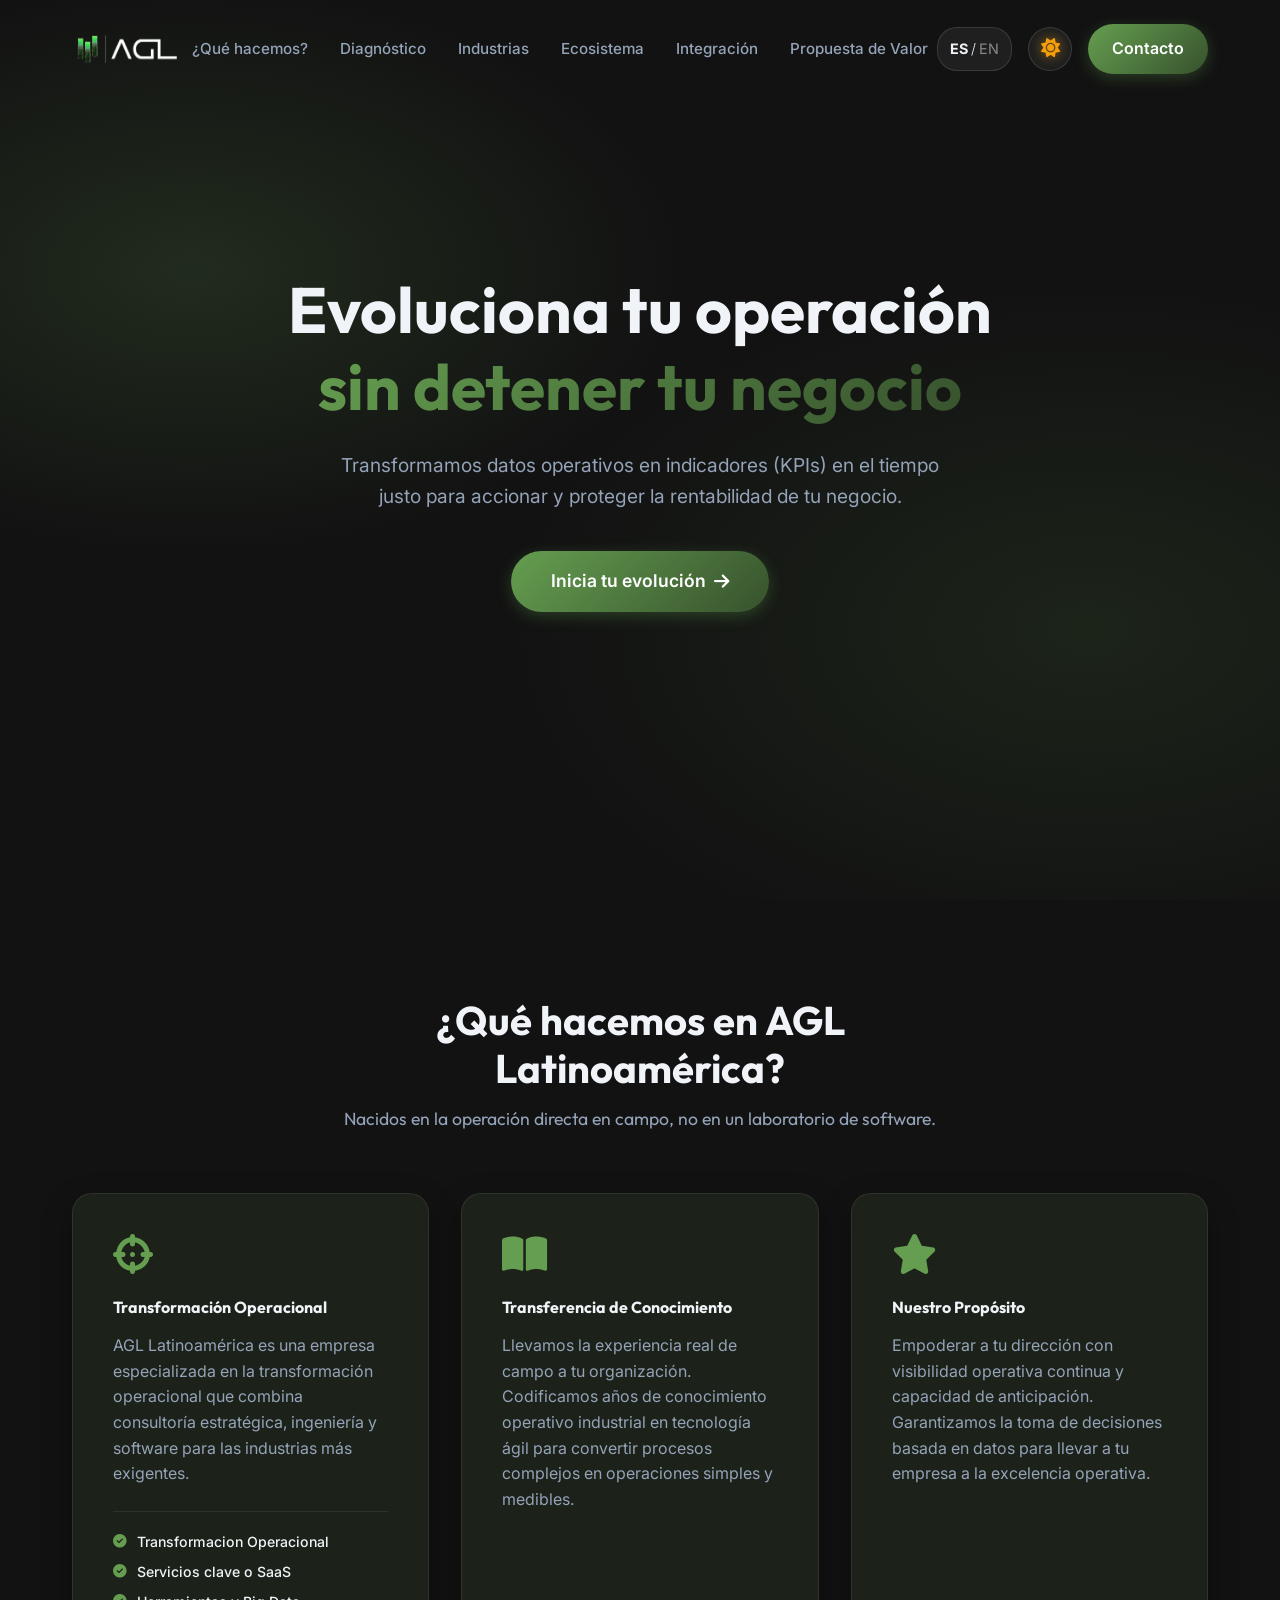
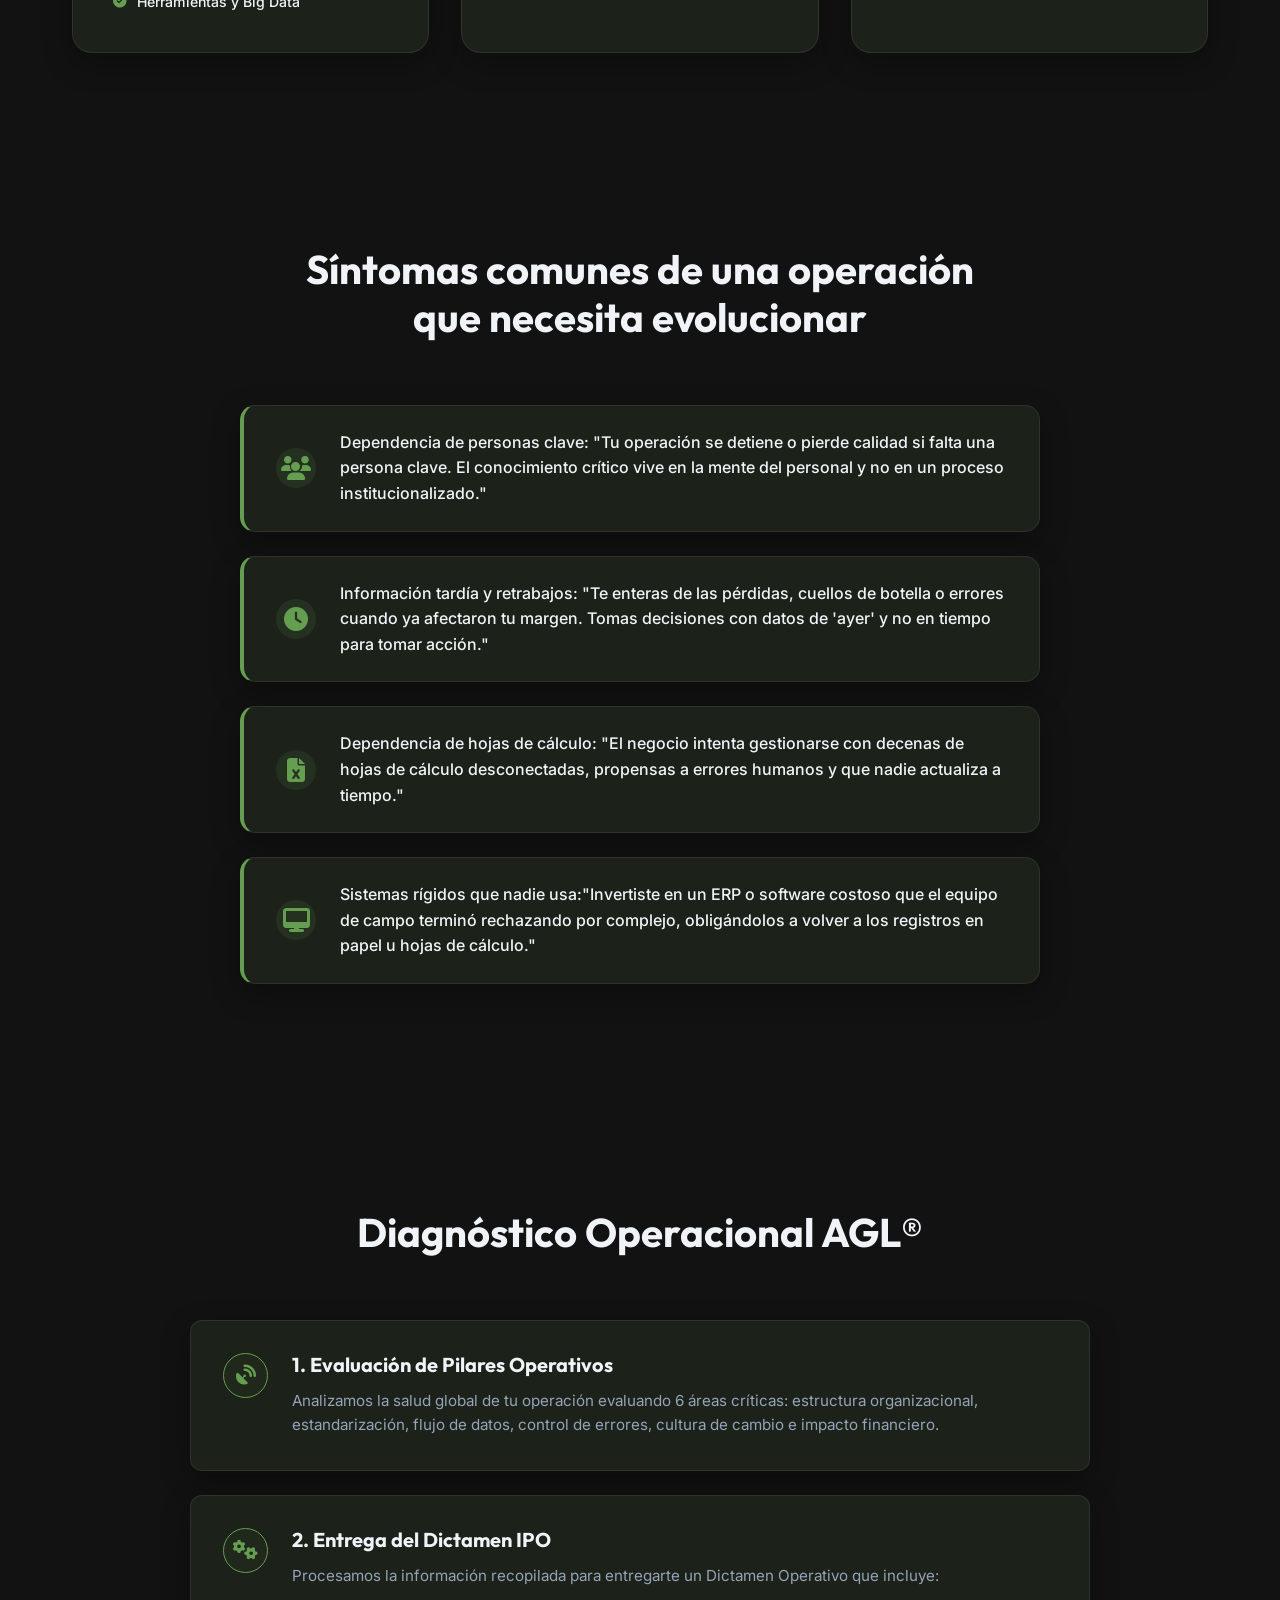
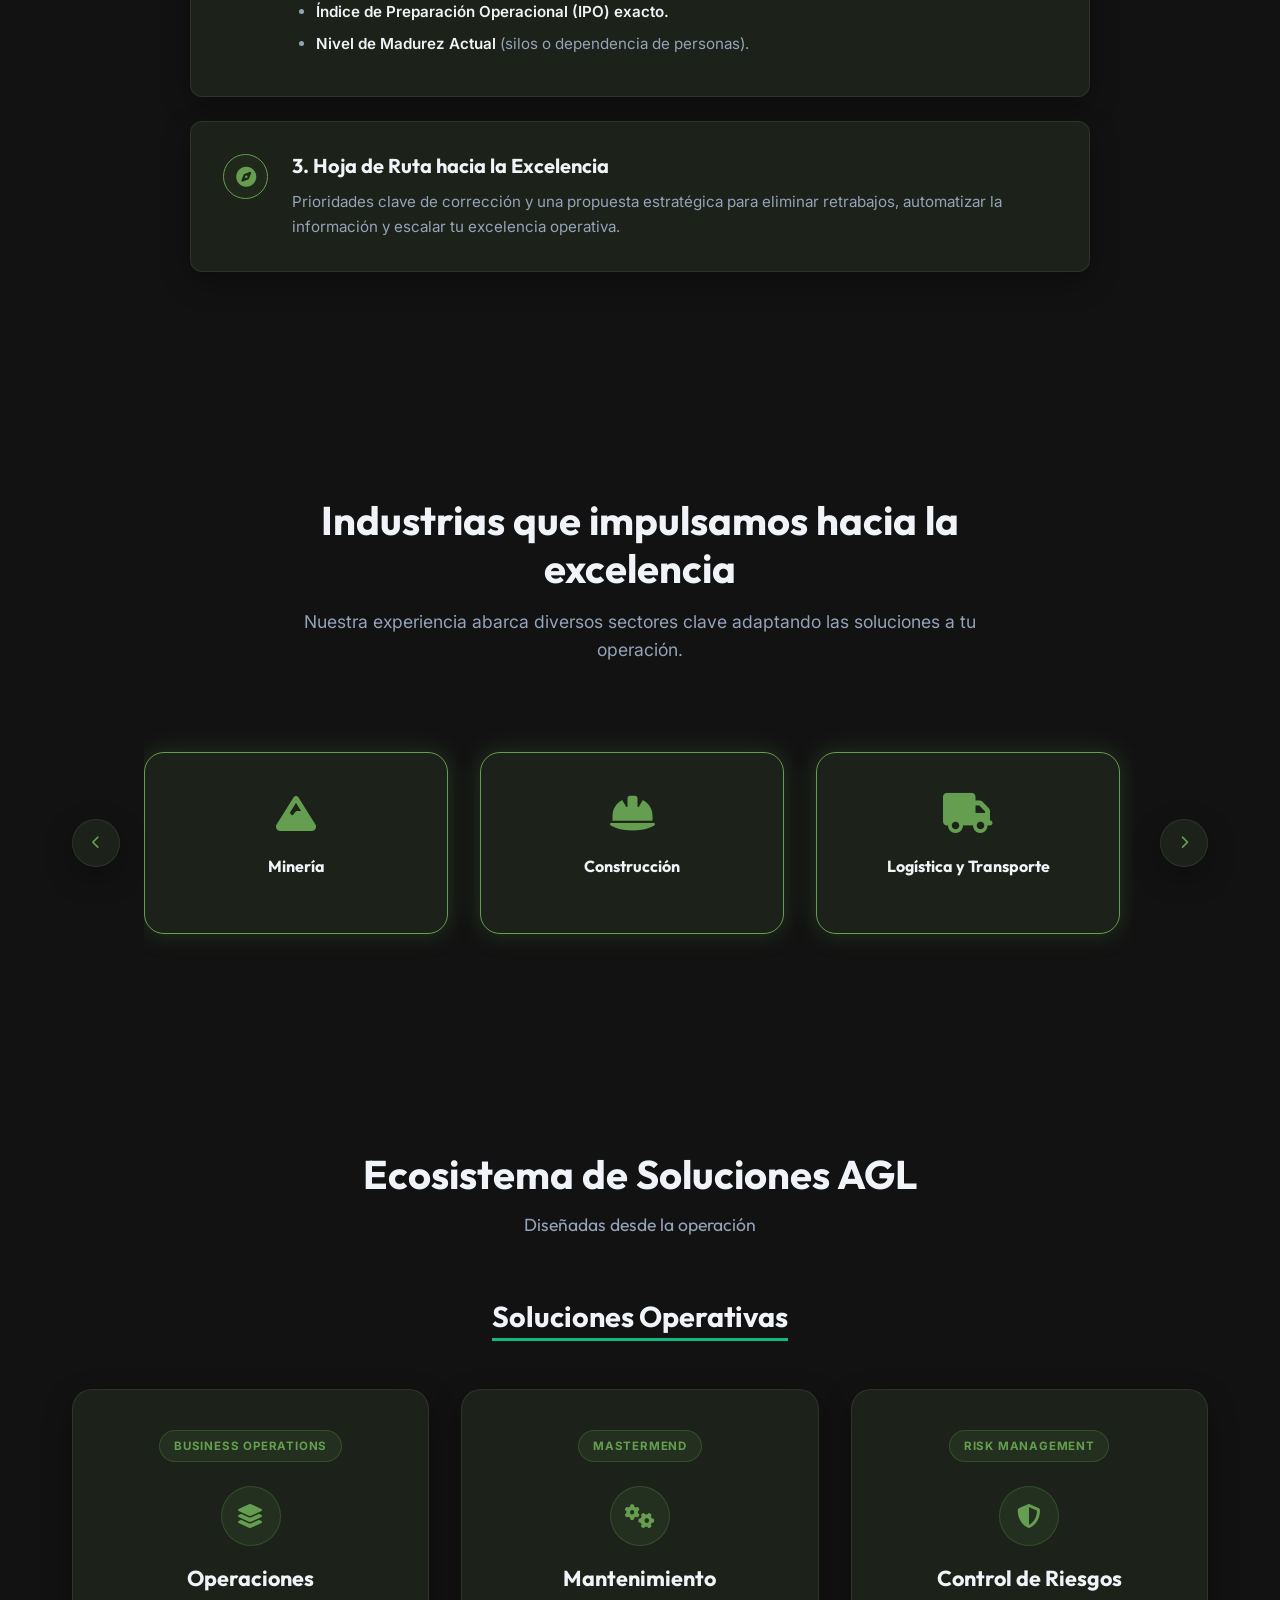
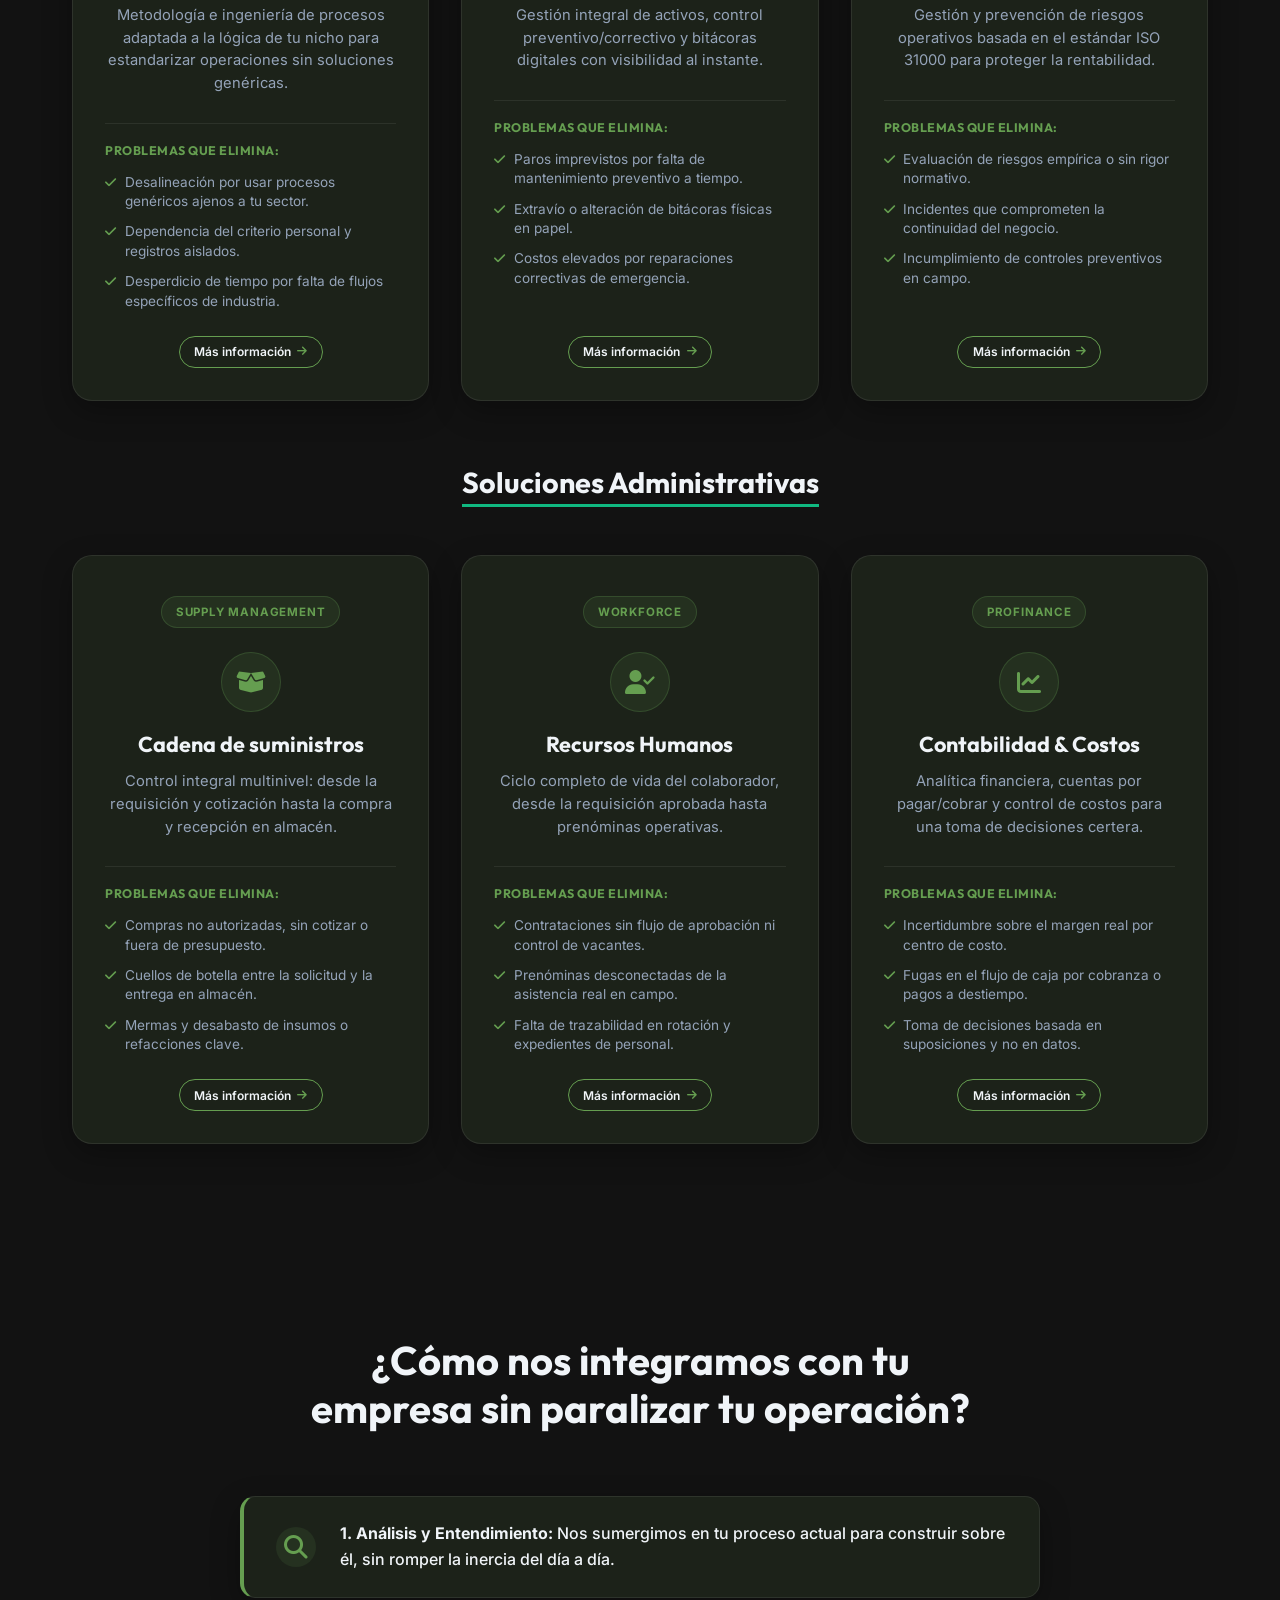
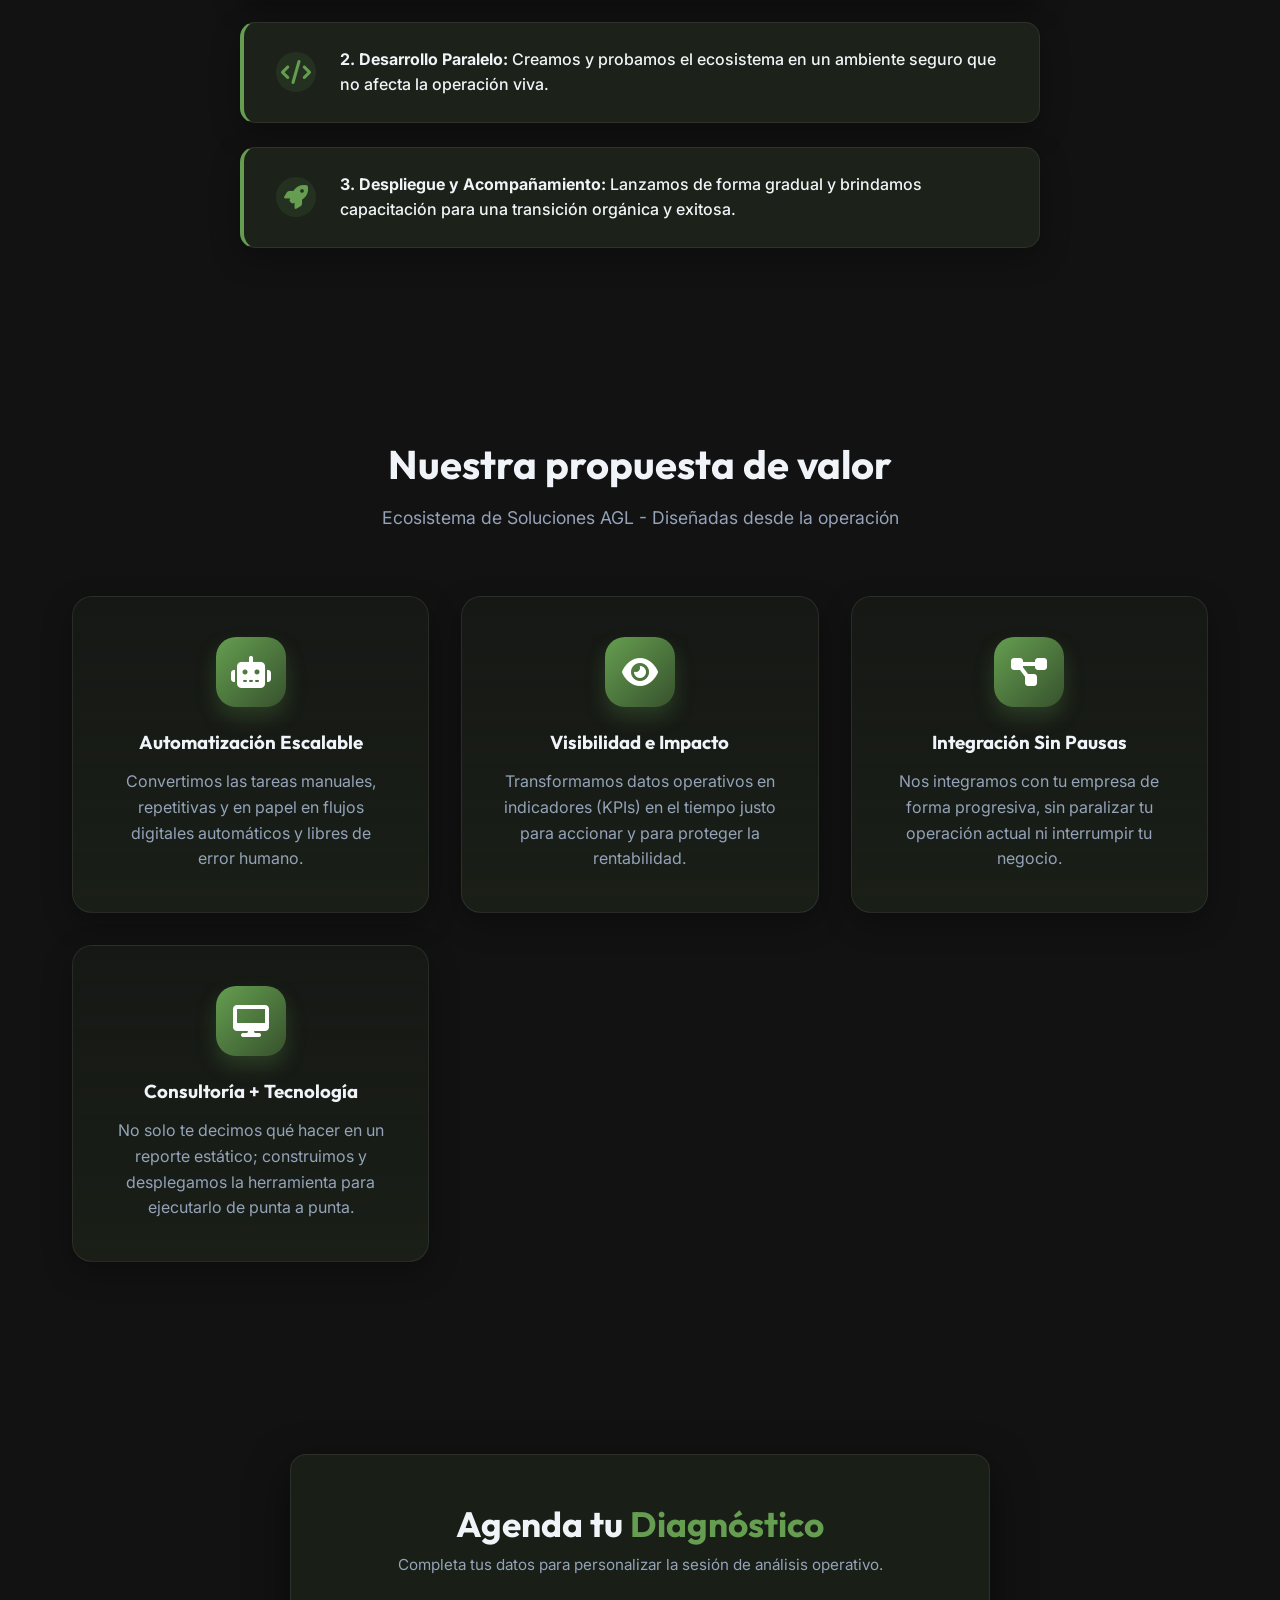
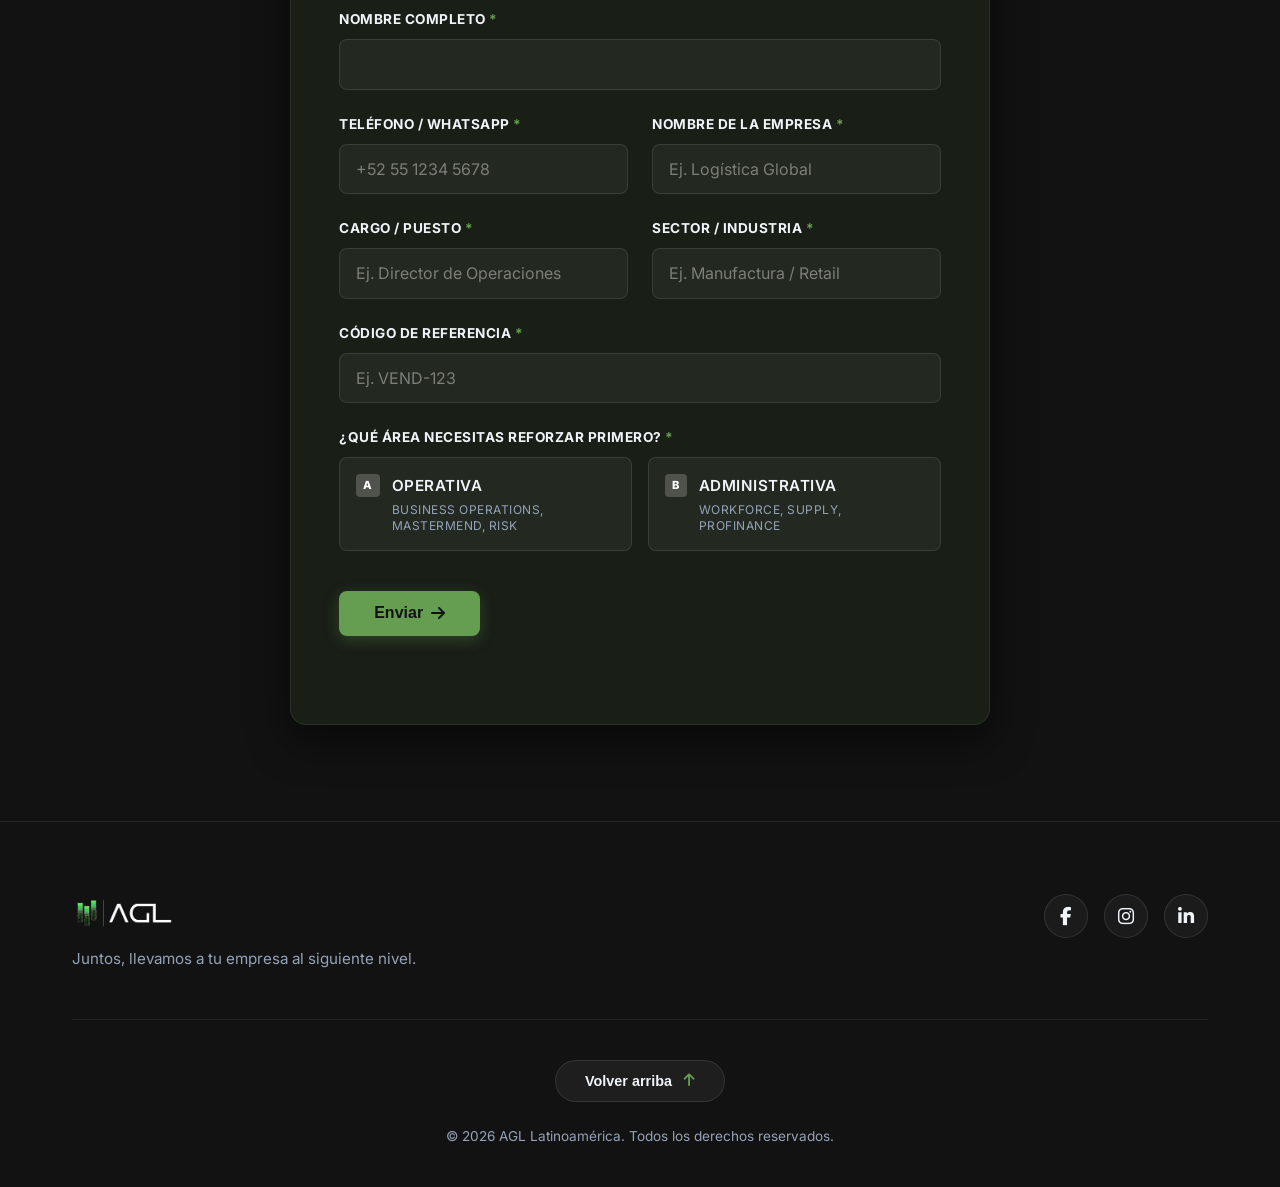
<file: landing/index.html>
<!DOCTYPE html>
<html lang="es">

<head>
    <meta charset="UTF-8">
    <meta name="viewport" content="width=device-width, initial-scale=1.0">
    <title>AGL Latinoamérica | Business Intelligence</title>
    <meta name="description"
        content="Evoluciona tu operación sin detener tu negocio. Consultoría y Tecnología en Business Intelligence por AGL Latinoamérica.">
    <script>
        (function () {
            const savedTheme = localStorage.getItem('agl-theme');
            if (savedTheme === 'light') {
                document.documentElement.setAttribute('data-theme', 'light');
            }
        })();
    </script>
    <!-- Google Fonts -->
    <link rel="preconnect" href="https://fonts.googleapis.com">
    <link rel="preconnect" href="https://fonts.gstatic.com" crossorigin>
    <link
        href="https://fonts.googleapis.com/css2?family=Inter:wght@300;400;600;700&family=Outfit:wght@400;600;800&display=swap"
        rel="stylesheet">
    <!-- FontAwesome para iconos -->
    <link rel="stylesheet" href="https://cdnjs.cloudflare.com/ajax/libs/font-awesome/6.4.0/css/all.min.css">
    <link rel="stylesheet" href="styles.css">
</head>

<body>
    <!-- Navbar -->
    <nav class="navbar">
        <div class="container nav-container">
            <a href="#" class="logo">
                <img src="Logos/logo blanco.png" alt="AGL" class="logo-img theme-logo" id="nav-logo">
            </a>
            <ul class="nav-links">
                <li><a href="#about" data-es="¿Qué hacemos?" data-en="What we do?">¿Qué hacemos?</a></li>
                <li><a href="#diagnostico" data-es="Diagnóstico" data-en="Diagnosis">Diagnóstico</a></li>
                <li><a href="#industrias" data-es="Industrias" data-en="Industries">Industrias</a></li>
                <li><a href="#ecosistema" data-es="Ecosistema" data-en="Ecosystem">Ecosistema</a></li>
                <li><a href="#integracion" data-es="Integración" data-en="Integration">Integración</a></li>
                <li><a href="#valor" data-es="Propuesta de Valor" data-en="Value Proposition">Propuesta de Valor</a>
                </li>
            </ul>
            <div class="nav-actions">
                <!-- BOTÓN IDIOMA DESKTOP (Tipo Switch) -->
                <button class="theme-toggle-btn" id="lang-toggle-desktop" aria-label="Cambiar idioma"
                    title="Cambiar idioma"
                    style="width: auto; padding: 0 12px; border-radius: 20px; font-family: 'Inter', sans-serif; font-size: 0.9rem;">
                    <span class="lang-es" style="font-weight: 700; transition: 0.3s;">ES</span>
                    <span style="margin: 0 3px; font-weight: 300;">/</span>
                    <span class="lang-en" style="font-weight: 400; opacity: 0.5; transition: 0.3s;">EN</span>
                </button>

                <button class="theme-toggle-btn" id="theme-toggle" aria-label="Cambiar tema claro/oscuro"
                    title="Cambiar tema">
                    <i class="fas fa-sun theme-icon theme-icon-sun"></i>
                    <i class="fas fa-moon theme-icon theme-icon-moon"></i>
                </button>
                <a href="https://wa.me/526182922284?text=Hola,%20quisiera%20más%20información" target="_blank"
                    class="btn btn-primary nav-btn" data-es="Contacto" data-en="Contact">Contacto</a>
                <button class="mobile-menu-btn" id="mobile-menu-btn" aria-label="Menú de navegación"><i
                        class="fas fa-bars"></i></button>
            </div>
        </div>
    </nav>
    <div class="mobile-nav" id="mobile-nav">
        <!-- Header del menú móvil -->
        <div class="mobile-nav-header">
            <a href="#" class="logo">
                <img src="Logos/logo blanco.png" alt="AGL" class="logo-img theme-logo" id="mobile-nav-logo">
            </a>
            <button class="mobile-close-btn" id="mobile-close-btn" aria-label="Cerrar menú">
                <i class="fas fa-times"></i>
            </button>
        </div>
        <!-- Links -->
        <ul class="mobile-nav-links">
            <li><a href="#about" class="mobile-link" data-es="¿Qué hacemos?" data-en="What we do?">¿Qué hacemos?</a>
            </li>
            <li><a href="#diagnostico" class="mobile-link" data-es="Diagnóstico" data-en="Diagnosis">Diagnóstico</a>
            </li>
            <li><a href="#industrias" class="mobile-link" data-es="Industrias" data-en="Industries">Industrias</a></li>
            <li><a href="#ecosistema" class="mobile-link" data-es="Ecosistema" data-en="Ecosystem">Ecosistema</a></li>
            <li><a href="#integracion" class="mobile-link" data-es="Integración" data-en="Integration">Integración</a>
            </li>
            <li><a href="#valor" class="mobile-link" data-es="Propuesta de Valor" data-en="Value Proposition">Propuesta
                    de Valor</a></li>
        </ul>
        <!-- Footer del menú móvil -->
        <div class="mobile-nav-footer">
            <a href="https://wa.me/526182922284?text=Hola,%20quisiera%20más%20información" target="_blank"
                class="btn btn-primary mobile-link" data-es="Contacto" data-en="Contact">Contacto</a>

            <div style="display: flex; gap: 10px; margin-top: 15px; justify-content: center;">
                <!-- BOTÓN IDIOMA MOBILE (Tipo Switch) -->
                <button class="mobile-theme-toggle" id="lang-toggle-mobile" aria-label="Cambiar idioma"
                    style="width: auto; padding: 0 15px; border-radius: 20px; font-family: 'Inter', sans-serif; font-size: 0.9rem;">
                    <span class="theme-toggle-btn-inner">
                        <span class="lang-es" style="font-weight: 700; transition: 0.3s;">ES</span>
                        <span style="margin: 0 3px; font-weight: 300;">/</span>
                        <span class="lang-en" style="font-weight: 400; opacity: 0.5; transition: 0.3s;">EN</span>
                    </span>
                </button>

                <button class="mobile-theme-toggle" id="mobile-theme-toggle" aria-label="Cambiar tema">
                    <span class="theme-toggle-btn-inner">
                        <i class="fas fa-sun theme-icon theme-icon-sun"></i>
                        <i class="fas fa-moon theme-icon theme-icon-moon"></i>
                    </span>
                </button>
            </div>
        </div>
    </div>

    <!-- Hero Section -->
    <section class="hero">
        <div class="container hero-container">
            <div class="hero-content fade-in-up">
                <h1 data-es="Evoluciona tu operación <br><span class='gradient-text'>sin detener tu negocio</span>"
                    data-en="Evolve your operation <br><span class='gradient-text'>without stopping your business</span>">
                    Evoluciona tu operación <br><span class="gradient-text">sin detener tu negocio</span>
                </h1>
                <p data-es="Transformamos datos operativos en indicadores (KPIs) en el tiempo justo para accionar y proteger la rentabilidad de tu negocio."
                    data-en="We transform operational data into indicators (KPIs) just in time to take action and protect your business profitability.">
                    Transformamos datos operativos en indicadores (KPIs) en el tiempo justo para accionar y proteger la
                    rentabilidad de tu negocio.
                </p>
                <div class="hero-actions">
                    <a href="https://wa.me/526182922284?text=Hola,%20quisiera%20más%20información" target="_blank"
                        class="btn btn-primary btn-large"
                        data-es="Inicia tu evolución <i class='fas fa-arrow-right'></i>"
                        data-en="Start your evolution <i class='fas fa-arrow-right'></i>">
                        Inicia tu evolución <i class="fas fa-arrow-right"></i>
                    </a>
                </div>
            </div>
        </div>
    </section>

    <!-- About Section -->
    <section id="about" class="about">
        <div class="container">
            <div class="section-header fade-in-up">
                <h2 data-es="¿Qué hacemos en AGL Latinoamérica?" data-en="What do we do at AGL Latin America?">¿Qué
                    hacemos en AGL Latinoamérica?</h2>
                <h3 class="subtitle"
                    data-es="Nacidos en la operación directa en campo, no en un laboratorio de software."
                    data-en="Born in direct field operations, not in a software lab.">Nacidos en la operación directa en
                    campo, no en un laboratorio de software.</h3>
            </div>
            <div class="about-grid">
                <div class="about-card fade-in-up delay-1">
                    <i class="fas fa-crosshairs card-icon"></i>
                    <h4 data-es="Transformación Operacional" data-en="Operational Transformation">Transformación
                        Operacional</h4>
                    <p data-es="AGL Latinoamérica es una empresa especializada en la transformación operacional que combina consultoría estratégica, ingeniería y software para las industrias más exigentes."
                        data-en="AGL Latin America is a company specialized in operational transformation that combines strategic consulting, engineering, and software for the most demanding industries.">
                        AGL Latinoamérica es una empresa especializada en la transformación operacional que combina
                        consultoría estratégica, ingeniería y software para las industrias más exigentes.</p>
                    <ul class="card-features">
                        <li data-es="<i class='fas fa-check-circle'></i> Transformacion Operacional"
                            data-en="<i class='fas fa-check-circle'></i> Operational Transformation"><i
                                class="fas fa-check-circle"></i> Transformacion Operacional</li>
                        <li data-es="<i class='fas fa-check-circle'></i> Servicios clave o SaaS"
                            data-en="<i class='fas fa-check-circle'></i> Key Services or SaaS"><i
                                class="fas fa-check-circle"></i> Servicios clave o SaaS</li>
                        <li data-es="<i class='fas fa-check-circle'></i> Herramientas y Big Data"
                            data-en="<i class='fas fa-check-circle'></i> Tools and Big Data"><i
                                class="fas fa-check-circle"></i> Herramientas y Big Data</li>
                    </ul>
                </div>
                <div class="about-card fade-in-up delay-2">
                    <i class="fas fa-book-open card-icon"></i>
                    <h4 data-es="Transferencia de Conocimiento" data-en="Knowledge Transfer">Transferencia de
                        Conocimiento</h4>
                    <p data-es="Llevamos la experiencia real de campo a tu organización. Codificamos años de conocimiento operativo industrial en tecnología ágil para convertir procesos complejos en operaciones simples y medibles."
                        data-en="We bring real field experience to your organization. We encode years of industrial operational knowledge into agile technology to turn complex processes into simple and measurable operations.">
                        Llevamos la experiencia real de campo a tu organización. Codificamos años de conocimiento
                        operativo industrial en tecnología ágil para convertir procesos complejos en operaciones simples
                        y medibles.</p>
                </div>
                <div class="about-card fade-in-up delay-3">
                    <i class="fas fa-star card-icon"></i>
                    <h4 data-es="Nuestro Propósito" data-en="Our Purpose">Nuestro Propósito</h4>
                    <p data-es="Empoderar a tu dirección con visibilidad operativa continua y capacidad de anticipación. Garantizamos la toma de decisiones basada en datos para llevar a tu empresa a la excelencia operativa."
                        data-en="Empower your management with continuous operational visibility and anticipation capability. We guarantee data-driven decision-making to lead your company to operational excellence.">
                        Empoderar a tu dirección con visibilidad operativa continua y capacidad de anticipación.
                        Garantizamos la toma de decisiones basada en datos para llevar a tu empresa a la excelencia
                        operativa.</p>
                </div>
            </div>
        </div>
    </section>

    <!-- Symptoms Section -->
    <section id="sintomas" class="symptoms">
        <div class="container">
            <div class="section-header fade-in-up">
                <h2 data-es="Síntomas comunes de una operación que necesita evolucionar"
                    data-en="Common symptoms of an operation that needs to evolve">Síntomas comunes de una operación que
                    necesita evolucionar</h2>
            </div>
            <div class="symptoms-list">
                <div class="symptom-item fade-in-left">
                    <div class="symptom-icon"><i class="fas fa-users"></i></div>
                    <p data-es="Dependencia de personas clave: 'Tu operación se detiene o pierde calidad si falta una persona clave. El conocimiento crítico vive en la mente del personal y no en un proceso institucionalizado.'"
                        data-en="Dependence on key people: 'Your operation stops or loses quality if a key person is missing. Critical knowledge lives in the staff's mind and not in an institutionalized process.'">
                        Dependencia de personas clave: "Tu operación se detiene o pierde calidad si falta una persona
                        clave. El conocimiento crítico vive en la mente del personal y no en un proceso
                        institucionalizado."</p>
                </div>

                <div class="symptom-item fade-in-left delay-2">
                    <div class="symptom-icon"><i class="fas fa-clock"></i></div>
                    <p data-es="Información tardía y retrabajos: 'Te enteras de las pérdidas, cuellos de botella o errores cuando ya afectaron tu margen. Tomas decisiones con datos de ayer y no en tiempo para tomar acción.'"
                        data-en="Late information and rework: 'You find out about losses, bottlenecks, or errors when they have already affected your margin. You make decisions with yesterday's data, not in time to take action.'">
                        Información tardía y retrabajos: "Te enteras de las pérdidas, cuellos de botella o errores
                        cuando ya afectaron tu margen. Tomas decisiones con datos de 'ayer' y no en tiempo para tomar
                        acción."</p>
                </div>
                <div class="symptom-item fade-in-left delay-1">
                    <div class="symptom-icon"><i class="fas fa-file-excel"></i></div>
                    <p data-es="Dependencia de hojas de cálculo: 'El negocio intenta gestionarse con decenas de hojas de cálculo desconectadas, propensas a errores humanos y que nadie actualiza a tiempo.'"
                        data-en="Dependence on spreadsheets: 'The business tries to manage itself with dozens of disconnected spreadsheets, prone to human error and that no one updates on time.'">
                        Dependencia de hojas de cálculo: "El negocio intenta gestionarse con decenas de hojas de cálculo
                        desconectadas, propensas a errores humanos y que nadie actualiza a tiempo."</p>
                </div>

                <div class="symptom-item fade-in-left delay-1">
                    <div class="symptom-icon"><i class="fa fa-desktop"></i></div>
                    <p data-es="Sistemas rígidos que nadie usa: 'Invertiste en un ERP o software costoso que el equipo de campo terminó rechazando por complejo, obligándolos a volver a los registros en papel u hojas de cálculo.'"
                        data-en="Rigid systems that no one uses: 'You invested in an expensive ERP or software that the field team ended up rejecting for being too complex, forcing them back to paper records or spreadsheets.'">
                        Sistemas rígidos que nadie usa:"Invertiste en un ERP o software costoso que el equipo de campo
                        terminó rechazando por complejo, obligándolos a volver a los registros en papel u hojas de
                        cálculo."</p>
                </div>
            </div>
        </div>
    </section>

    <!-- Diagnostic Section -->
    <section id="diagnostico" class="diagnostic glass-section">
        <div class="container">
            <div class="section-header fade-in-up">
                <h2 data-es="Diagnóstico Operacional AGL®" data-en="AGL® Operational Diagnosis">Diagnóstico Operacional
                    AGL®</h2>
            </div>

            <div class="diagnostic-steps">
                <div class="diagnostic-card fade-in-up">
                    <div class="diagnostic-icon"><i class="fas fa-satellite-dish"></i></div>
                    <div class="diagnostic-text">
                        <h3 data-es="1. Evaluación de Pilares Operativos"
                            data-en="1. Evaluation of Operational Pillars">1. Evaluación de Pilares Operativos</h3>
                        <p data-es="Analizamos la salud global de tu operación evaluando 6 áreas críticas: estructura organizational, estandarización, flujo de datos, control de errores, cultura de cambio e impacto financiero."
                            data-en="We analyze the overall health of your operation by evaluating 6 critical areas: organizational structure, standardization, data flow, error control, change culture, and financial impact.">
                            Analizamos la salud global de tu operación evaluando 6 áreas críticas: estructura
                            organizacional, estandarización, flujo de datos, control de errores, cultura de cambio e
                            impacto financiero.</p>
                    </div>
                </div>

                <div class="diagnostic-card fade-in-up delay-1">
                    <div class="diagnostic-icon"><i class="fas fa-cogs"></i></div>
                    <div class="diagnostic-text">
                        <h3 data-es="2. Entrega del Dictamen IPO" data-en="2. Delivery of the OPI Report">2. Entrega del
                            Dictamen IPO</h3>
                        <p data-es="Procesamos la información recopilada para entregarte un Dictamen Operativo que incluye:"
                            data-en="We process the collected information to deliver an Operational Report that includes:">
                            Procesamos la información recopilada para entregarte un Dictamen Operativo que incluye:</p>
                        <ul>
                            <li data-es="<strong>Índice de Preparación Operacional (IPO) exacto.</strong>"
                                data-en="<strong>Exact Operational Preparation Index (OPI).</strong>"><strong>Índice de
                                    Preparación Operacional (IPO) exacto.</strong></li>
                            <li data-es="<strong>Nivel de Madurez Actual</strong> (silos o dependencia de personas)."
                                data-en="<strong>Current Maturity Level</strong> (silos or dependence on people).">
                                <strong>Nivel de Madurez Actual</strong> (silos o dependencia de personas).
                            </li>
                        </ul>
                    </div>
                </div>

                <div class="diagnostic-card fade-in-up delay-2">
                    <div class="diagnostic-icon"><i class="fas fa-compass"></i></div>
                    <div class="diagnostic-text">
                        <h3 data-es="3. Hoja de Ruta hacia la Excelencia" data-en="3. Roadmap to Excellence">3. Hoja de
                            Ruta hacia la Excelencia</h3>
                        <p data-es="Prioridades clave de corrección y una propuesta estratégica para eliminar retrabajos, automatizar la información y escalar tu excelencia operativa."
                            data-en="Key correction priorities and a strategic proposal to eliminate rework, automate information, and scale your operational excellence.">
                            Prioridades clave de corrección y una propuesta estratégica para eliminar retrabajos,
                            automatizar la información y escalar tu excelencia operativa.</p>
                    </div>
                </div>
            </div>
        </div>
    </section>

    <!-- Industrias Section -->
    <section id="industrias" class="industries">
        <div class="container">
            <div class="section-header fade-in-up">
                <h2 data-es="Industrias que impulsamos hacia la excelencia"
                    data-en="Industries we drive towards excellence">Industrias que impulsamos hacia la excelencia</h2>
                <p data-es="Nuestra experiencia abarca diversos sectores clave adaptando las soluciones a tu operación."
                    data-en="Our experience covers various key sectors, adapting solutions to your operation.">Nuestra
                    experiencia abarca diversos sectores clave adaptando las soluciones a tu operación.</p>
            </div>

            <div class="carousel-wrapper fade-in-up delay-1">
                <button class="carousel-btn prev-btn" aria-label="Anterior"><i class="fas fa-chevron-left"></i></button>

                <div class="carousel-container" id="industries-carousel">
                    <div class="carousel-slide about-card" style="align-items: center; text-align: center;">
                        <i class="fas fa-mountain card-icon"></i>
                        <h4 data-es="Minería" data-en="Mining">Minería</h4>
                    </div>

                    <div class="carousel-slide about-card" style="align-items: center; text-align: center;">
                        <i class="fas fa-helmet-safety card-icon"></i>
                        <h4 data-es="Construcción" data-en="Construction">Construcción</h4>
                    </div>

                    <div class="carousel-slide about-card" style="align-items: center; text-align: center;">
                        <i class="fas fa-truck card-icon"></i>
                        <h4 data-es="Logística y Transporte" data-en="Logistics & Transport">Logística y Transporte</h4>
                    </div>

                    <div class="carousel-slide about-card" style="align-items: center; text-align: center;">
                        <i class="fas fa-industry card-icon"></i>
                        <h4 data-es="Manufactura Planta" data-en="Plant Manufacturing">Manufactura Planta</h4>
                    </div>

                    <div class="carousel-slide about-card" style="align-items: center; text-align: center;">
                        <i class="fas fa-store card-icon"></i>
                        <h4 data-es="Servicios de Comercio" data-en="Trade Services">Servicios de Comercio</h4>
                    </div>

                    <div class="carousel-slide about-card" style="align-items: center; text-align: center;">
                        <i class="fas fa-seedling card-icon"></i>
                        <h4 data-es="Agroindustria" data-en="Agroindustry">Agroindustria</h4>
                    </div>
                </div>

                <button class="carousel-btn next-btn" aria-label="Siguiente"><i
                        class="fas fa-chevron-right"></i></button>
            </div>
        </div>
    </section>

    <!-- Ecosistema Section -->
    <section id="ecosistema" class="ecosystem glass-section">
        <div class="container">
            <div class="section-header fade-in-up">
                <h2 data-es="Ecosistema de Soluciones AGL" data-en="AGL Solutions Ecosystem">Ecosistema de Soluciones
                    AGL</h2>
                <h3 class="subtitle" data-es="Diseñadas desde la operación" data-en="Designed from the operation">
                    Diseñadas desde la operación</h3>
            </div>

            <!-- ENCABEZADO: Soluciones Operativas -->
            <div class="fade-in-up" style="text-align: center; margin-bottom: 2rem;">
                <h3 style="font-size: 1.8rem; font-weight: 700; display: inline-block; padding-bottom: 5px; border-bottom: 3px solid #10b981;"
                    data-es="Soluciones Operativas" data-en="Operational Solutions">Soluciones Operativas</h3>
            </div>

            <div class="ecosystem-grid">
                <!-- Operaciones -->
                <div class="ecosystem-card fade-in-up">
                    <div class="card-badge">BUSINESS OPERATIONS</div>
                    <div class="icon-wrapper"><i class="fas fa-layer-group"></i></div>
                    <h3 data-es="Operaciones" data-en="Operations">Operaciones</h3>
                    <p class="card-description"
                        data-es="Metodología e ingeniería de procesos adaptada a la lógica de tu nicho para estandarizar operaciones sin soluciones genéricas."
                        data-en="Process methodology and engineering adapted to the logic of your niche to standardize operations without generic solutions.">
                        Metodología e ingeniería de procesos adaptada a la lógica de tu nicho para estandarizar
                        operaciones sin soluciones genéricas.</p>

                    <div class="card-problems">
                        <h5 data-es="PROBLEMAS QUE ELIMINA:" data-en="PROBLEMS IT ELIMINATES:">PROBLEMAS QUE ELIMINA:
                        </h5>
                        <ul>
                            <li data-es="<i class='fas fa-check'></i> Desalineación por usar procesos genéricos ajenos a tu sector."
                                data-en="<i class='fas fa-check'></i> Misalignment from using generic processes outside your sector.">
                                <i class="fas fa-check"></i> Desalineación por usar procesos genéricos ajenos a tu
                                sector.
                            </li>
                            <li data-es="<i class='fas fa-check'></i> Dependencia del criterio personal y registros aislados."
                                data-en="<i class='fas fa-check'></i> Dependence on personal criteria and isolated records.">
                                <i class="fas fa-check"></i> Dependencia del criterio personal y registros aislados.
                            </li>
                            <li data-es="<i class='fas fa-check'></i> Desperdicio de tiempo por falta de flujos específicos de industria."
                                data-en="<i class='fas fa-check'></i> Wasted time due to lack of industry-specific workflows.">
                                <i class="fas fa-check"></i> Desperdicio de tiempo por falta de flujos específicos de
                                industria.
                            </li>
                        </ul>
                    </div>
                    <a href="servicios/operativos/BUSINESS OPERATIONS/operaciones.html" class="card-btn"
                        data-es="Más información <i class='fas fa-arrow-right'></i>"
                        data-en="More information <i class='fas fa-arrow-right'></i>">Más información <i
                            class="fas fa-arrow-right"></i></a>
                </div>

                <!-- Mantenimiento -->
                <div class="ecosystem-card fade-in-up delay-1">
                    <div class="card-badge">MASTERMEND</div>
                    <div class="icon-wrapper"><i class="fas fa-cogs"></i></div>
                    <h3 data-es="Mantenimiento" data-en="Maintenance">Mantenimiento</h3>
                    <p class="card-description"
                        data-es="Gestión integral de activos, control preventivo/correctivo y bitácoras digitales con visibilidad al instante."
                        data-en="Comprehensive asset management, preventive/corrective control, and digital logs with instant visibility.">
                        Gestión integral de activos, control preventivo/correctivo y bitácoras digitales con visibilidad
                        al instante.</p>

                    <div class="card-problems">
                        <h5 data-es="PROBLEMAS QUE ELIMINA:" data-en="PROBLEMS IT ELIMINATES:">PROBLEMAS QUE ELIMINA:
                        </h5>
                        <ul>
                            <li data-es="<i class='fas fa-check'></i> Paros imprevistos por falta de mantenimiento preventivo a tiempo."
                                data-en="<i class='fas fa-check'></i> Unforeseen downtimes due to lack of timely preventive maintenance.">
                                <i class="fas fa-check"></i> Paros imprevistos por falta de mantenimiento preventivo a
                                tiempo.
                            </li>
                            <li data-es="<i class='fas fa-check'></i> Extravío o alteración de bitácoras físicas en papel."
                                data-en="<i class='fas fa-check'></i> Loss or alteration of physical paper logs."><i
                                    class="fas fa-check"></i> Extravío o alteración de bitácoras físicas en papel.</li>
                            <li data-es="<i class='fas fa-check'></i> Costos elevados por reparaciones correctivas de emergencia."
                                data-en="<i class='fas fa-check'></i> High costs for emergency corrective repairs."><i
                                    class="fas fa-check"></i> Costos elevados por reparaciones correctivas de
                                emergencia.</li>
                        </ul>
                    </div>
                    <a href="servicios/operativos/MASTERMEND/master.html" class="card-btn"
                        data-es="Más información <i class='fas fa-arrow-right'></i>"
                        data-en="More information <i class='fas fa-arrow-right'></i>">Más información <i
                            class="fas fa-arrow-right"></i></a>
                </div>

                <!-- Control de Riesgos -->
                <div class="ecosystem-card fade-in-up delay-2">
                    <div class="card-badge">RISK MANAGEMENT</div>
                    <div class="icon-wrapper"><i class="fas fa-shield-alt"></i></div>
                    <h3 data-es="Control de Riesgos" data-en="Risk Management">Control de Riesgos</h3>
                    <p class="card-description"
                        data-es="Gestión y prevención de riesgos operativos basada en el estándar ISO 31000 para proteger la rentabilidad."
                        data-en="Operational risk management and prevention based on the ISO 31000 standard to protect profitability.">
                        Gestión y prevención de riesgos operativos basada en el estándar ISO 31000 para proteger la
                        rentabilidad.</p>

                    <div class="card-problems">
                        <h5 data-es="PROBLEMAS QUE ELIMINA:" data-en="PROBLEMS IT ELIMINATES:">PROBLEMAS QUE ELIMINA:
                        </h5>
                        <ul>
                            <li data-es="<i class='fas fa-check'></i> Evaluación de riesgos empírica o sin rigor normativo."
                                data-en="<i class='fas fa-check'></i> Empirical risk assessment or without regulatory rigor.">
                                <i class="fas fa-check"></i> Evaluación de riesgos empírica o sin rigor normativo.
                            </li>
                            <li data-es="<i class='fas fa-check'></i> Incidentes que comprometen la continuidad del negocio."
                                data-en="<i class='fas fa-check'></i> Incidents that compromise business continuity."><i
                                    class="fas fa-check"></i> Incidentes que comprometen la continuidad del negocio.
                            </li>
                            <li data-es="<i class='fas fa-check'></i> Incumplimiento de controles preventivos en campo."
                                data-en="<i class='fas fa-check'></i> Non-compliance with preventive controls in the field.">
                                <i class="fas fa-check"></i> Incumplimiento de controles preventivos en campo.
                            </li>
                        </ul>
                    </div>
                    <a href="servicios/operativos/Risk Management/risk.html" class="card-btn"
                        data-es="Más información <i class='fas fa-arrow-right'></i>"
                        data-en="More information <i class='fas fa-arrow-right'></i>">Más información <i
                            class="fas fa-arrow-right"></i></a>
                </div>
            </div> <!-- Cierre de Grid Operativo -->

            <!-- ENCABEZADO: Soluciones Administrativas -->
            <div class="fade-in-up" style="text-align: center; margin-top: 4rem; margin-bottom: 2rem;">
                <h3 style="font-size: 1.8rem; font-weight: 700; display: inline-block; padding-bottom: 5px; border-bottom: 3px solid #10b981;"
                    data-es="Soluciones Administrativas" data-en="Administrative Solutions">Soluciones Administrativas
                </h3>
            </div>

            <div class="ecosystem-grid">
                <!-- Cadena de Suministros -->
                <div class="ecosystem-card fade-in-up">
                    <div class="card-badge">SUPPLY MANAGEMENT</div>
                    <div class="icon-wrapper"><i class="fas fa-box-open"></i></div>
                    <h3 data-es="Cadena de suministros" data-en="Supply Chain">Cadena de suministros</h3>
                    <p class="card-description"
                        data-es="Control integral multinivel: desde la requisición y cotización hasta la compra y recepción en almacén."
                        data-en="Comprehensive multilevel control: from requisition and quotation to purchase and warehouse reception.">
                        Control integral multinivel: desde la requisición y cotización hasta la compra y recepción en
                        almacén.</p>

                    <div class="card-problems">
                        <h5 data-es="PROBLEMAS QUE ELIMINA:" data-en="PROBLEMS IT ELIMINATES:">PROBLEMAS QUE ELIMINA:
                        </h5>
                        <ul>
                            <li data-es="<i class='fas fa-check'></i> Compras no autorizadas, sin cotizar o fuera de presupuesto."
                                data-en="<i class='fas fa-check'></i> Unauthorized purchases, unquoted or over budget.">
                                <i class="fas fa-check"></i> Compras no autorizadas, sin cotizar o fuera de presupuesto.
                            </li>
                            <li data-es="<i class='fas fa-check'></i> Cuellos de botella entre la solicitud y la entrega en almacén."
                                data-en="<i class='fas fa-check'></i> Bottlenecks between the request and warehouse delivery.">
                                <i class="fas fa-check"></i> Cuellos de botella entre la solicitud y la entrega en
                                almacén.
                            </li>
                            <li data-es="<i class='fas fa-check'></i> Mermas y desabasto de insumos o refacciones clave."
                                data-en="<i class='fas fa-check'></i> Shrinkage and shortage of key supplies or spare parts.">
                                <i class="fas fa-check"></i> Mermas y desabasto de insumos o refacciones clave.
                            </li>
                        </ul>
                    </div>
                    <a href="servicios/administrativos/supply/supply.html" class="card-btn"
                        data-es="Más información <i class='fas fa-arrow-right'></i>"
                        data-en="More information <i class='fas fa-arrow-right'></i>">Más información <i
                            class="fas fa-arrow-right"></i></a>
                </div>

                <!-- Recursos Humanos -->
                <div class="ecosystem-card fade-in-up delay-1">
                    <div class="card-badge">WORKFORCE</div>
                    <div class="icon-wrapper"><i class="fas fa-user-check"></i></div>
                    <h3 data-es="Recursos Humanos" data-en="Human Resources">Recursos Humanos</h3>
                    <p class="card-description"
                        data-es="Ciclo completo de vida del colaborador, desde la requisición aprobada hasta prenóminas operativas."
                        data-en="Complete employee lifecycle, from approved requisition to operational pre-payroll.">
                        Ciclo completo de vida del colaborador, desde la requisición aprobada hasta prenóminas
                        operativas.</p>

                    <div class="card-problems">
                        <h5 data-es="PROBLEMAS QUE ELIMINA:" data-en="PROBLEMS IT ELIMINATES:">PROBLEMAS QUE ELIMINA:
                        </h5>
                        <ul>
                            <li data-es="<i class='fas fa-check'></i> Contrataciones sin flujo de aprobación ni control de vacantes."
                                data-en="<i class='fas fa-check'></i> Hirings without approval workflow or vacancy control.">
                                <i class="fas fa-check"></i> Contrataciones sin flujo de aprobación ni control de
                                vacantes.
                            </li>
                            <li data-es="<i class='fas fa-check'></i> Prenóminas desconectadas de la asistencia real en campo."
                                data-en="<i class='fas fa-check'></i> Pre-payroll disconnected from actual field attendance.">
                                <i class="fas fa-check"></i> Prenóminas desconectadas de la asistencia real en campo.
                            </li>
                            <li data-es="<i class='fas fa-check'></i> Falta de trazabilidad en rotación y expedientes de personal."
                                data-en="<i class='fas fa-check'></i> Lack of traceability in turnover and personnel files.">
                                <i class="fas fa-check"></i> Falta de trazabilidad en rotación y expedientes de
                                personal.
                            </li>
                        </ul>
                    </div>
                    <a href="servicios/administrativos/workforce/workforce.html" class="card-btn"
                        data-es="Más información <i class='fas fa-arrow-right'></i>"
                        data-en="More information <i class='fas fa-arrow-right'></i>">Más información <i
                            class="fas fa-arrow-right"></i></a>
                </div>

                <!-- Contabilidad & Costos -->
                <div class="ecosystem-card fade-in-up delay-2">
                    <div class="card-badge">PROFINANCE</div>
                    <div class="icon-wrapper"><i class="fas fa-chart-line"></i></div>
                    <h3 data-es="Contabilidad & Costos" data-en="Accounting & Costs">Contabilidad & Costos</h3>
                    <p class="card-description"
                        data-es="Analítica financiera, cuentas por pagar/cobrar y control de costos para una toma de decisiones certera."
                        data-en="Financial analytics, accounts payable/receivable, and cost control for accurate decision-making.">
                        Analítica financiera, cuentas por pagar/cobrar y control de costos para una toma de decisiones
                        certera.</p>

                    <div class="card-problems">
                        <h5 data-es="PROBLEMAS QUE ELIMINA:" data-en="PROBLEMS IT ELIMINATES:">PROBLEMAS QUE ELIMINA:
                        </h5>
                        <ul>
                            <li data-es="<i class='fas fa-check'></i> Incertidumbre sobre el margen real por centro de costo."
                                data-en="<i class='fas fa-check'></i> Uncertainty about the actual margin per cost center.">
                                <i class="fas fa-check"></i> Incertidumbre sobre el margen real por centro de costo.
                            </li>
                            <li data-es="<i class='fas fa-check'></i> Fugas en el flujo de caja por cobranza o pagos a destiempo."
                                data-en="<i class='fas fa-check'></i> Cash flow leaks due to untimely collections or payments.">
                                <i class="fas fa-check"></i> Fugas en el flujo de caja por cobranza o pagos a destiempo.
                            </li>
                            <li data-es="<i class='fas fa-check'></i> Toma de decisiones basada en suposiciones y no en datos."
                                data-en="<i class='fas fa-check'></i> Decision-making based on assumptions rather than data.">
                                <i class="fas fa-check"></i> Toma de decisiones basada en suposiciones y no en datos.
                            </li>
                        </ul>
                    </div>
                    <a href="servicios/administrativos/profinance/profinance.html" class="card-btn"
                        data-es="Más información <i class='fas fa-arrow-right'></i>"
                        data-en="More information <i class='fas fa-arrow-right'></i>">Más información <i
                            class="fas fa-arrow-right"></i></a>
                </div>
            </div> <!-- Cierre de Grid Administrativo -->

        </div>
    </section>

    <!-- Integracion Section -->
    <section id="integracion" class="integration">
        <div class="container">
            <div class="section-header fade-in-up">
                <h2 data-es="¿Cómo nos integramos con tu empresa sin paralizar tu operación?"
                    data-en="How do we integrate with your company without halting your operation?">¿Cómo nos integramos
                    con tu empresa sin paralizar tu operación?</h2>
            </div>
            <div class="symptoms-list">
                <div class="symptom-item fade-in-left">
                    <div class="symptom-icon"><i class="fas fa-search"></i></div>
                    <p data-es="<strong>1. Análisis y Entendimiento:</strong> Nos sumergimos en tu proceso actual para construir sobre él, sin romper la inercia del día a día."
                        data-en="<strong>1. Analysis and Understanding:</strong> We dive into your current process to build upon it, without breaking the day-to-day momentum.">
                        <strong>1. Análisis y Entendimiento:</strong> Nos sumergimos en tu proceso actual para construir
                        sobre él, sin romper la inercia del día a día.
                    </p>
                </div>
                <div class="symptom-item fade-in-left delay-1">
                    <div class="symptom-icon"><i class="fas fa-code"></i></div>
                    <p data-es="<strong>2. Desarrollo Paralelo:</strong> Creamos y probamos el ecosistema en un ambiente seguro que no afecta la operación viva."
                        data-en="<strong>2. Parallel Development:</strong> We create and test the ecosystem in a safe environment that does not affect live operations.">
                        <strong>2. Desarrollo Paralelo:</strong> Creamos y probamos el ecosistema en un ambiente seguro
                        que no afecta la operación viva.
                    </p>
                </div>
                <div class="symptom-item fade-in-left delay-2">
                    <div class="symptom-icon"><i class="fas fa-rocket"></i></div>
                    <p data-es="<strong>3. Despliegue y Acompañamiento:</strong> Lanzamos de forma gradual y brindamos capacitación para una transición orgánica y exitosa."
                        data-en="<strong>3. Deployment and Support:</strong> We launch gradually and provide training for an organic and successful transition.">
                        <strong>3. Despliegue y Acompañamiento:</strong> Lanzamos de forma gradual y brindamos
                        capacitación para una transición orgánica y exitosa.
                    </p>
                </div>
            </div>
        </div>
    </section>

    <!-- Value Prop Section -->
    <section id="valor" class="value-prop">
        <div class="container">
            <div class="section-header fade-in-up">
                <h2 data-es="Nuestra propuesta de valor" data-en="Our value proposition">Nuestra propuesta de valor</h2>
                <p data-es="Ecosistema de Soluciones AGL - Diseñadas desde la operación"
                    data-en="AGL Solutions Ecosystem - Designed from the operation">Ecosistema de Soluciones AGL -
                    Diseñadas desde la operación</p>
            </div>
            <div class="value-grid">
                <div class="value-card fade-in-up">
                    <div class="icon-wrapper"><i class="fas fa-robot"></i></div>
                    <h3 data-es="Automatización Escalable" data-en="Scalable Automation">Automatización Escalable</h3>
                    <p data-es="Convertimos las tareas manuales, repetitivas y en papel en flujos digitales automáticos y libres de error humano."
                        data-en="We turn manual, repetitive, and paper-based tasks into automatic digital workflows free of human error.">
                        Convertimos las tareas manuales, repetitivas y en papel en flujos digitales automáticos y libres
                        de error humano.</p>
                </div>
                <div class="value-card fade-in-up delay-1">
                    <div class="icon-wrapper"><i class="fas fa-eye"></i></div>
                    <h3 data-es="Visibilidad e Impacto" data-en="Visibility and Impact">Visibilidad e Impacto</h3>
                    <p data-es="Transformamos datos operativos en indicadores (KPIs) en el tiempo justo para accionar y para proteger la rentabilidad."
                        data-en="We transform operational data into indicators (KPIs) just in time to take action and protect profitability.">
                        Transformamos datos operativos en indicadores (KPIs) en el tiempo justo para accionar y para
                        proteger la rentabilidad.</p>
                </div>
                <div class="value-card fade-in-up delay-2">
                    <div class="icon-wrapper"><i class="fas fa-project-diagram"></i></div>
                    <h3 data-es="Integración Sin Pausas" data-en="Seamless Integration">Integración Sin Pausas</h3>
                    <p data-es="Nos integramos con tu empresa de forma progresiva, sin paralizar tu operación actual ni interrumpir tu negocio."
                        data-en="We integrate with your company progressively, without halting your current operation or interrupting your business.">
                        Nos integramos con tu empresa de forma progresiva, sin paralizar tu operación actual ni
                        interrumpir tu negocio.</p>
                </div>
                <div class="value-card fade-in-up delay-2">
                    <div class="icon-wrapper"><i class="fas fa-desktop"></i></div>
                    <h3 data-es="Consultoría + Tecnología" data-en="Consulting + Technology">Consultoría + Tecnología
                    </h3>
                    <p data-es="No solo te decimos qué hacer en un reporte estático; construimos y desplegamos la herramienta para ejecutarlo de punta a punta."
                        data-en="We don't just tell you what to do in a static report; we build and deploy the tool to execute it from end to end.">
                        No solo te decimos qué hacer en un reporte estático; construimos y desplegamos la herramienta
                        para ejecutarlo de punta a punta.</p>
                </div>
            </div>
        </div>
    </section>

    <!-- Contact Form Section -->
    <section id="contacto" class="cta form-section">
        <div class="container form-container fade-in-up">
            <div class="form-wrapper">
                <div class="form-header">
                    <h2 data-es="Agenda tu <span class='highlight-green'>Diagnóstico</span>"
                        data-en="Schedule your <span class='highlight-green'>Diagnosis</span>">Agenda tu <span
                            class="highlight-green">Diagnóstico</span></h2>
                    <p data-es="Completa tus datos para personalizar la sesión de análisis operativo."
                        data-en="Fill in your details to customize the operational analysis session.">Completa tus datos
                        para personalizar la sesión de análisis operativo.</p>
                </div>

                <form id="diagnostico-form" class="custom-form">
                    <div class="form-group full-width">
                        <label for="nombre" data-es="NOMBRE COMPLETO <span class='required'>*</span>"
                            data-en="FULL NAME <span class='required'>*</span>">NOMBRE COMPLETO <span
                                class="required">*</span></label>
                        <input type="text" id="nombre" name="nombre" required>
                    </div>

                    <div class="form-row">
                        <div class="form-group">
                            <label for="telefono" data-es="TELÉFONO / WHATSAPP <span class='required'>*</span>"
                                data-en="PHONE / WHATSAPP <span class='required'>*</span>">TELÉFONO / WHATSAPP <span
                                    class="required">*</span></label>
                            <input type="tel" id="telefono" name="telefono" placeholder="+52 55 1234 5678" required>
                        </div>
                        <div class="form-group">
                            <label for="empresa" data-es="NOMBRE DE LA EMPRESA <span class='required'>*</span>"
                                data-en="COMPANY NAME <span class='required'>*</span>">NOMBRE DE LA EMPRESA <span
                                    class="required">*</span></label>
                            <input type="text" id="empresa" name="empresa" placeholder="Ej. Logística Global"
                                data-es-placeholder="Ej. Logística Global" data-en-placeholder="Ex. Global Logistics"
                                required>
                        </div>
                    </div>

                    <div class="form-row">
                        <div class="form-group">
                            <label for="cargo" data-es="CARGO / PUESTO <span class='required'>*</span>"
                                data-en="JOB TITLE / POSITION <span class='required'>*</span>">CARGO / PUESTO <span
                                    class="required">*</span></label>
                            <input type="text" id="cargo" name="cargo" placeholder="Ej. Director de Operaciones"
                                data-es-placeholder="Ej. Director de Operaciones"
                                data-en-placeholder="Ex. Operations Director" required>
                        </div>
                        <div class="form-group">
                            <label for="sector" data-es="SECTOR / INDUSTRIA <span class='required'>*</span>"
                                data-en="SECTOR / INDUSTRY <span class='required'>*</span>">SECTOR / INDUSTRIA <span
                                    class="required">*</span></label>
                            <input type="text" id="sector" name="sector" placeholder="Ej. Manufactura / Retail"
                                data-es-placeholder="Ej. Manufactura / Retail"
                                data-en-placeholder="Ex. Manufacturing / Retail" required>
                        </div>
                    </div>

                    <div class="form-group full-width">
                        <label for="codigo" data-es="CÓDIGO DE REFERENCIA <span class='required'>*</span>"
                            data-en="REFERENCE CODE <span class='required'>*</span>">CÓDIGO DE REFERENCIA <span
                                class="required">*</span></label>
                        <input type="text" id="codigo" name="codigo" placeholder="Ej. VEND-123"
                            data-es-placeholder="Ej. VEND-123" data-en-placeholder="Ex. VEND-123" required>
                    </div>

                    <div class="form-group full-width">
                        <label data-es="¿Qué área necesitas reforzar primero? <span class='required'>*</span>"
                            data-en="Which area do you need to reinforce first? <span class='required'>*</span>">¿Qué
                            área necesitas reforzar primero? <span class="required">*</span></label>
                        <div class="radio-group">
                            <label class="radio-card">
                                <input type="radio" name="area" value="OperativaBusiness Operations, MasterMend, Risk"
                                    required>
                                <div class="radio-content">
                                    <span class="radio-badge">A</span>
                                    <span data-es="Operativa<br><small>Business Operations, MasterMend, Risk</small>"
                                        data-en="Operational<br><small>Business Operations, MasterMend, Risk</small>">Operativa<br><small>Business
                                            Operations, MasterMend, Risk</small></span>
                                </div>
                            </label>
                            <label class="radio-card">
                                <input type="radio" name="area" value="AdministrativaWorkForce, Supply, ProFinance">
                                <div class="radio-content">
                                    <span class="radio-badge">B</span>
                                    <span data-es="Administrativa<br><small>WorkForce, Supply, ProFinance</small>"
                                        data-en="Administrative<br><small>WorkForce, Supply, ProFinance</small>">Administrativa<br><small>WorkForce,
                                            Supply, ProFinance</small></span>
                                </div>
                            </label>
                        </div>
                    </div>

                    <div class="form-footer">
                        <button type="submit" class="btn btn-submit" id="submit-btn"
                            data-es="Enviar <i class='fas fa-arrow-right'></i>"
                            data-en="Submit <i class='fas fa-arrow-right'></i>">
                            Enviar <i class="fas fa-arrow-right"></i>
                        </button>
                    </div>
                    <div id="form-message" class="form-message"></div>
                </form>
            </div>
        </div>
    </section>

    <!-- Footer -->
    <footer>
        <div class="container footer-container">
            <div class="footer-top">
                <div class="footer-logo">
                    <img src="Logos/logo blanco.png" alt="AGL" class="logo-img footer-logo-img theme-logo"
                        id="footer-logo">
                    <p data-es="Juntos, llevamos a tu empresa al siguiente nivel."
                        data-en="Together, we take your company to the next level.">Juntos, llevamos a tu empresa al
                        siguiente nivel.</p>
                </div>
                <div class="footer-socials">
                    <a href="https://www.facebook.com/people/AGL-Business-Intelligence/61572439661784/?locale=es_LA"
                        target="_blank" rel="noopener noreferrer" class="social-icon-btn" aria-label="Facebook"
                        title="Facebook">
                        <i class="fab fa-facebook-f"></i>
                    </a>
                    <a href="https://www.instagram.com/aglbi.es/" target="_blank" rel="noopener noreferrer"
                        class="social-icon-btn" aria-label="Instagram" title="Instagram">
                        <i class="fab fa-instagram"></i>
                    </a>
                    <a href="https://www.linkedin.com/company/aglbi" target="_blank" rel="noopener noreferrer"
                        class="social-icon-btn" aria-label="LinkedIn" title="LinkedIn">
                        <i class="fab fa-linkedin-in"></i>
                    </a>
                </div>
            </div>
            <div class="footer-bottom">
                <button id="back-to-top-footer" class="btn-back-to-top" title="Volver al inicio"
                    aria-label="Volver arriba">
                    <span data-es="Volver arriba" data-en="Back to top">Volver arriba</span>
                    <i class="fas fa-arrow-up"></i>
                </button>
                <div class="footer-copy" data-es="&copy; 2026 AGL Latinoamérica. Todos los derechos reservados."
                    data-en="&copy; 2026 AGL Latin America. All rights reserved.">
                    &copy; 2026 AGL Latinoamérica. Todos los derechos reservados.
                </div>
            </div>
        </div>
    </footer>

    <!-- Script de Traducción -->
    <script>
        document.addEventListener('DOMContentLoaded', () => {
            const langBtns = [
                document.getElementById('lang-toggle-desktop'),
                document.getElementById('lang-toggle-mobile')
            ];

            let currentLang = 'es';

            langBtns.forEach(btn => {
                if (btn) {
                    btn.addEventListener('click', () => {
                        currentLang = currentLang === 'es' ? 'en' : 'es';

                        // Actualizar estilo visual del Switch
                        document.querySelectorAll('.lang-es').forEach(el => {
                            el.style.fontWeight = currentLang === 'es' ? '700' : '400';
                            el.style.opacity = currentLang === 'es' ? '1' : '0.5';
                        });
                        document.querySelectorAll('.lang-en').forEach(el => {
                            el.style.fontWeight = currentLang === 'en' ? '700' : '400';
                            el.style.opacity = currentLang === 'en' ? '1' : '0.5';
                        });

                        // Traducir todos los elementos de texto
                        document.querySelectorAll('[data-en]').forEach(el => {
                            el.innerHTML = el.getAttribute(`data-${currentLang}`);
                        });

                        // Traducir los placeholders del formulario
                        document.querySelectorAll('[data-en-placeholder]').forEach(el => {
                            el.setAttribute('placeholder', el.getAttribute(`data-${currentLang}-placeholder`));
                        });
                    });
                }
            });
        });
    </script>
    <script src="script.js"></script>
</body>

</html>
</file>
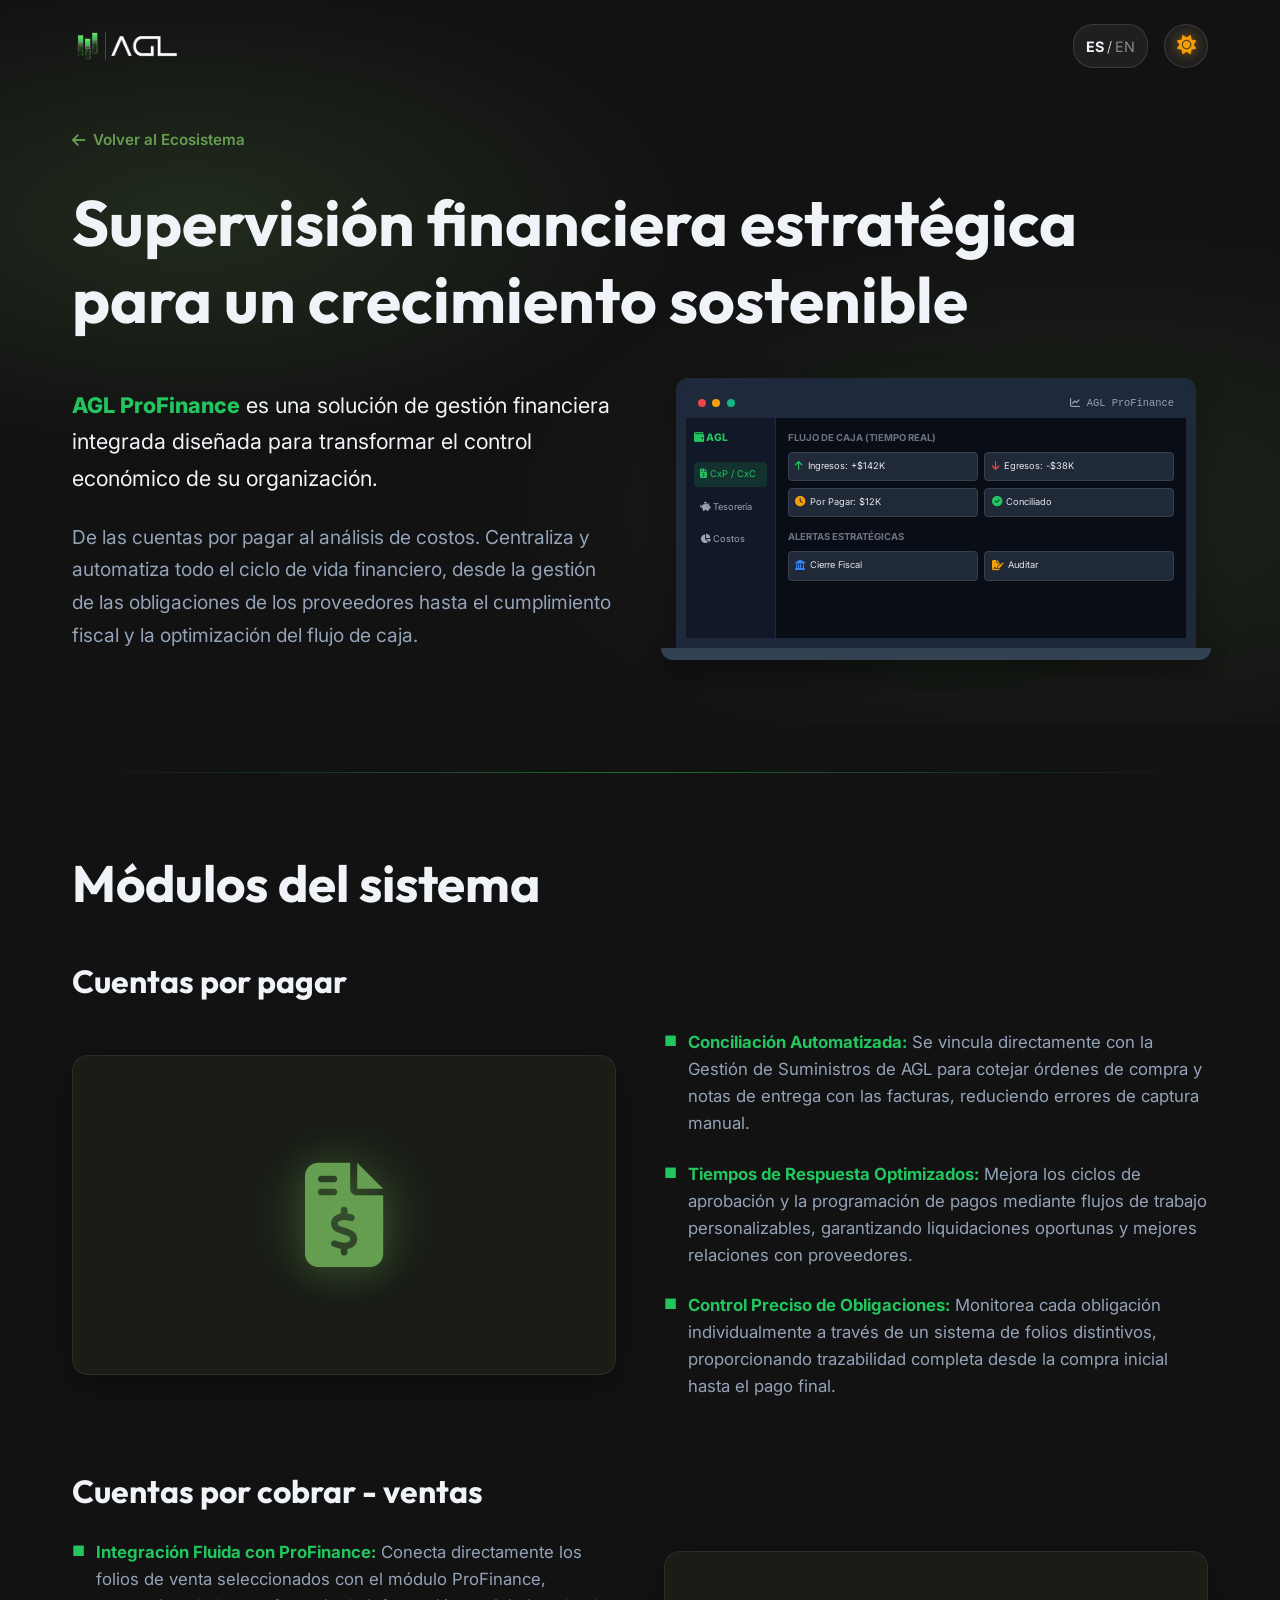
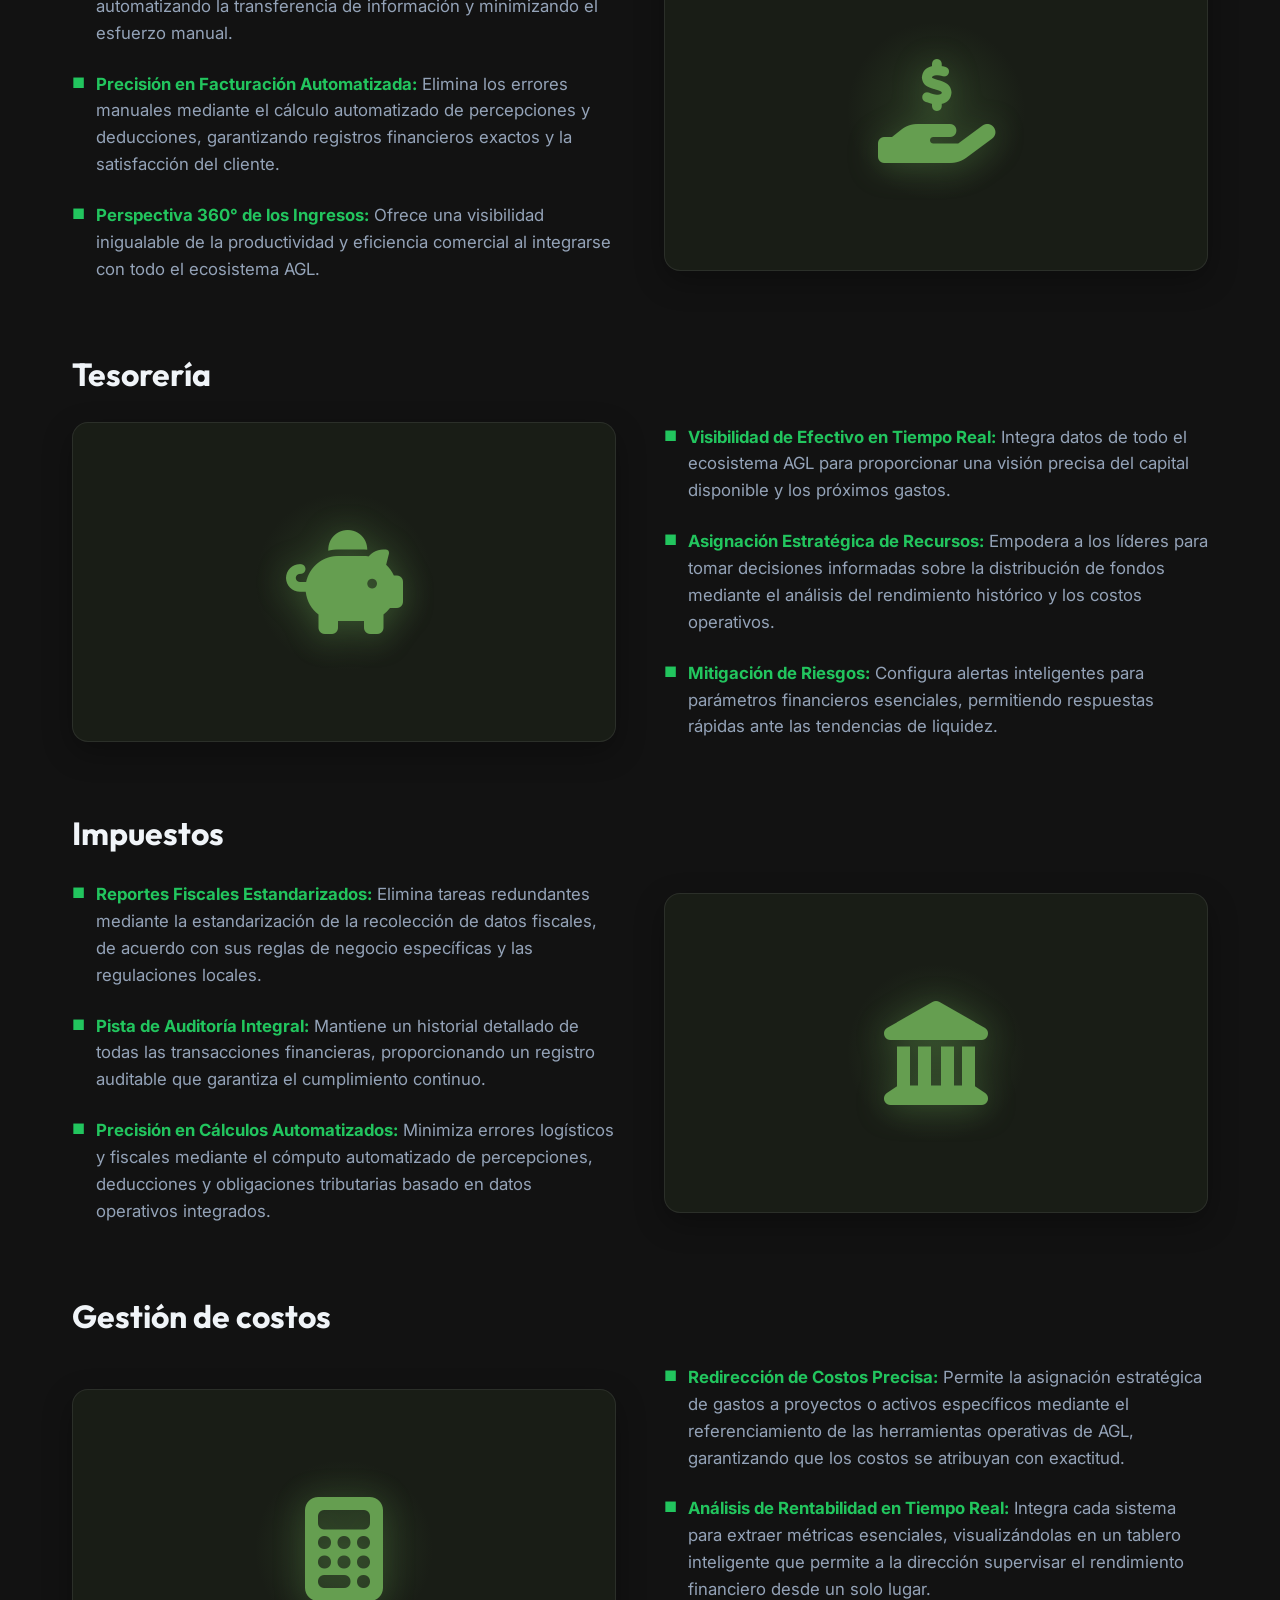
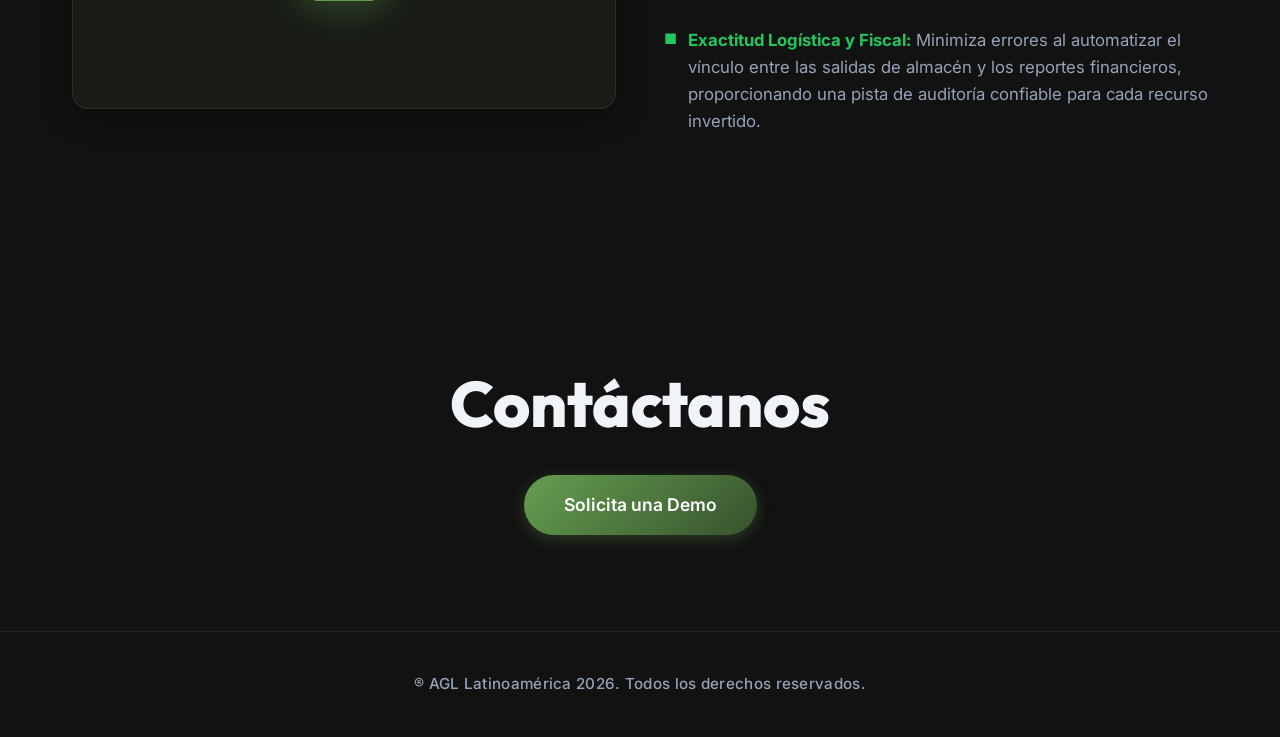
<file: servicios/administrativos/profinance/profinance.html>
<!DOCTYPE html>
<html lang="es">

<head>
    <meta charset="UTF-8">
    <meta name="viewport" content="width=device-width, initial-scale=1.0">
    <title>ProFinance | AGL Latinoamérica</title>
    <meta name="description"
        content="Supervisión financiera estratégica para un crecimiento sostenible. De las cuentas por pagar al análisis de costos.">
    <script>
        (function () {
            const savedTheme = localStorage.getItem('agl-theme');
            if (savedTheme === 'light') {
                document.documentElement.setAttribute('data-theme', 'light');
            }
        })();
    </script>
    <!-- Favicon -->
    <link rel="icon" type="image/png" href="../../../Logos/favicon.png">
    <!-- Google Fonts & Icons -->
    <link rel="preconnect" href="https://fonts.googleapis.com">
    <link rel="preconnect" href="https://fonts.gstatic.com" crossorigin>
    <link
        href="https://fonts.googleapis.com/css2?family=Inter:wght@300;400;600;700&family=Outfit:wght@400;600;800&display=swap"
        rel="stylesheet">
    <link rel="stylesheet" href="https://cdnjs.cloudflare.com/ajax/libs/font-awesome/6.4.0/css/all.min.css">

    <!-- Enlazado al CSS maestro -->
    <link rel="stylesheet" href="risk_style.css">
</head>

<body>
    <!-- Navbar -->
    <nav class="navbar">
        <div class="container nav-container">
            <a href="../../../index.html#ecosistema" class="logo" title="Volver al inicio">
                <img src="../../../Logos/logo blanco.png" alt="AGL" class="logo-img theme-logo" id="nav-logo">
            </a>
            <div class="nav-actions">
                <button class="theme-toggle-btn" id="lang-toggle-desktop" aria-label="Cambiar idioma"
                    title="Cambiar idioma"
                    style="width: auto; padding: 0 12px; border-radius: 20px; font-family: 'Inter', sans-serif; font-size: 0.9rem;">
                    <span class="lang-es" style="font-weight: 700; transition: 0.3s;">ES</span>
                    <span style="margin: 0 3px; font-weight: 300;">/</span>
                    <span class="lang-en" style="font-weight: 400; opacity: 0.5; transition: 0.3s;">EN</span>
                </button>
                <button class="theme-toggle-btn" id="theme-toggle" aria-label="Cambiar tema claro/oscuro"
                    title="Cambiar tema">
                    <i class="fas fa-sun theme-icon theme-icon-sun"></i>
                    <i class="fas fa-moon theme-icon theme-icon-moon"></i>
                </button>
            </div>
        </div>
    </nav>

    <!-- Hero Section: ¿Qué es ProFinance? -->
    <section class="hero detail-hero">
        <div class="container">
            <a href="../../../index.html#ecosistema" class="back-link"
                data-es="<i class='fas fa-arrow-left'></i> Volver al Ecosistema"
                data-en="<i class='fas fa-arrow-left'></i> Back to Ecosystem"><i class="fas fa-arrow-left"></i> Volver
                al
                Ecosistema</a>

            <div class="section-title-large fade-in-up">
                <h1 data-es="Supervisión financiera estratégica para un crecimiento sostenible"
                    data-en="Strategic financial oversight for sustainable growth">Supervisión financiera estratégica
                    para un crecimiento sostenible</h1>
            </div>

            <div class="mining-intro-grid fade-in-up delay-1">
                <div class="mining-intro-text">
                    <p class="intro-lead"
                        data-es="<strong class='highlight-green-text'>AGL ProFinance</strong> es una solución de gestión financiera integrada diseñada para transformar el control económico de su organización."
                        data-en="<strong class='highlight-green-text'>AGL ProFinance</strong> is an integrated financial management solution designed to transform the economic control of your organization.">
                        <strong class="highlight-green-text">AGL ProFinance</strong> es una solución de gestión
                        financiera integrada diseñada para transformar el control económico de su organización.
                    </p>
                    <p class="intro-sub"
                        data-es="De las cuentas por pagar al análisis de costos. Centraliza y automatiza todo el ciclo de vida financiero, desde la gestión de las obligaciones de los proveedores hasta el cumplimiento fiscal y la optimización del flujo de caja."
                        data-en="From accounts payable to cost analysis. It centralizes and automates the entire financial lifecycle, from managing supplier obligations to tax compliance and cash flow optimization.">
                        De las cuentas por pagar al análisis de costos. Centraliza y automatiza todo el ciclo de vida
                        financiero, desde la gestión de las obligaciones
                        de los proveedores hasta el cumplimiento fiscal y la optimización del flujo de caja.
                    </p>
                </div>

                <!-- Mockup de Laptop (Animación UI para Finanzas) -->
                <div class="mining-mockup-wrapper">
                    <div class="laptop-container">
                        <div class="laptop-glow"></div>
                        <div class="laptop-screen">
                            <div class="screen-header">
                                <span class="dot red"></span>
                                <span class="dot yellow"></span>
                                <span class="dot green"></span>
                                <span class="screen-title"><i class="fas fa-chart-line"></i> AGL ProFinance</span>
                            </div>
                            <div class="screen-body">
                                <div class="app-sidebar">
                                    <div class="app-logo-small"><i class="fas fa-wallet"></i> AGL</div>
                                    <div class="app-nav-item active"
                                        data-es="<i class='fas fa-file-invoice-dollar'></i> CxP / CxC"
                                        data-en="<i class='fas fa-file-invoice-dollar'></i> AP / AR"><i
                                            class="fas fa-file-invoice-dollar"></i> CxP /
                                        CxC</div>
                                    <div class="app-nav-item" data-es="<i class='fas fa-piggy-bank'></i> Tesorería"
                                        data-en="<i class='fas fa-piggy-bank'></i> Treasury"><i
                                            class="fas fa-piggy-bank"></i> Tesorería</div>
                                    <div class="app-nav-item" data-es="<i class='fas fa-chart-pie'></i> Costos"
                                        data-en="<i class='fas fa-chart-pie'></i> Costs"><i
                                            class="fas fa-chart-pie"></i> Costos</div>
                                </div>
                                <div class="app-content">
                                    <div class="app-section-title" data-es="Flujo de Caja (Tiempo Real)"
                                        data-en="Cash Flow (Real Time)">Flujo de Caja (Tiempo Real)</div>
                                    <div class="app-cards-grid">
                                        <div class="app-card"
                                            data-es="<i class='fas fa-arrow-up' style='color: #22c55e;'></i> Ingresos: +$142K"
                                            data-en="<i class='fas fa-arrow-up' style='color: #22c55e;'></i> Income: +$142K">
                                            <i class="fas fa-arrow-up" style="color: #22c55e;"></i>
                                            Ingresos: +$142K
                                        </div>
                                        <div class="app-card"
                                            data-es="<i class='fas fa-arrow-down' style='color: #ef4444;'></i> Egresos: -$38K"
                                            data-en="<i class='fas fa-arrow-down' style='color: #ef4444;'></i> Expenses: -$38K">
                                            <i class="fas fa-arrow-down" style="color: #ef4444;"></i>
                                            Egresos: -$38K
                                        </div>
                                        <div class="app-card"
                                            data-es="<i class='fas fa-clock' style='color: #f59e0b;'></i> Por Pagar: $12K"
                                            data-en="<i class='fas fa-clock' style='color: #f59e0b;'></i> Payable: $12K">
                                            <i class="fas fa-clock" style="color: #f59e0b;"></i> Por
                                            Pagar: $12K
                                        </div>
                                        <div class="app-card"
                                            data-es="<i class='fas fa-check-circle' style='color: #22c55e;'></i> Conciliado"
                                            data-en="<i class='fas fa-check-circle' style='color: #22c55e;'></i> Reconciled">
                                            <i class="fas fa-check-circle" style="color: #22c55e;"></i> Conciliado
                                        </div>
                                    </div>
                                    <div class="app-section-title" data-es="Alertas Estratégicas"
                                        data-en="Strategic Alerts">Alertas Estratégicas</div>
                                    <div class="app-cards-grid">
                                        <div class="app-card small"
                                            data-es="<i class='fas fa-landmark' style='color: #3b82f6;'></i> Cierre Fiscal"
                                            data-en="<i class='fas fa-landmark' style='color: #3b82f6;'></i> Tax Close">
                                            <i class="fas fa-landmark" style="color: #3b82f6;"></i> Cierre Fiscal
                                        </div>
                                        <div class="app-card small"
                                            data-es="<i class='fas fa-file-signature' style='color: #f59e0b;'></i> Auditar"
                                            data-en="<i class='fas fa-file-signature' style='color: #f59e0b;'></i> Audit">
                                            <i class="fas fa-file-signature" style="color: #f59e0b;"></i> Auditar
                                        </div>
                                    </div>
                                </div>
                            </div>
                        </div>
                        <div class="laptop-base"></div>
                    </div>
                </div>
            </div>
        </div>
    </section>

    <div class="container">
        <hr class="section-divider">
    </div>

    <!-- Módulos del Sistema en filas alternadas -->
    <section class="modules-section">
        <div class="container">
            <div class="section-header fade-in-up">
                <h2 class="modules-main-title" data-es="Módulos del sistema" data-en="System Modules">Módulos del
                    sistema</h2>
            </div>

            <!-- Módulo 1: Cuentas por pagar -->
            <div class="module-block fade-in-up">
                <h3 class="module-title" data-es="Cuentas por pagar" data-en="Accounts Payable">Cuentas por pagar</h3>
                <div class="module-grid">
                    <div class="module-icon-large-container">
                        <i class="fas fa-file-invoice-dollar module-large-icon"></i>
                    </div>
                    <div class="module-info">
                        <ul class="module-bullets">
                            <li data-es="<strong>Conciliación Automatizada:</strong> Se vincula directamente con la Gestión de Suministros de AGL para cotejar órdenes de compra y notas de entrega con las facturas, reduciendo errores de captura manual."
                                data-en="<strong>Automated Reconciliation:</strong> Links directly with AGL Supply Management to cross-reference purchase orders and delivery notes with invoices, reducing manual entry errors.">
                                <strong>Conciliación Automatizada:</strong> Se vincula directamente con la Gestión de
                                Suministros de AGL para cotejar órdenes de compra y notas de entrega con las facturas,
                                reduciendo errores de captura manual.
                            </li>
                            <li data-es="<strong>Tiempos de Respuesta Optimizados:</strong> Mejora los ciclos de aprobación y la programación de pagos mediante flujos de trabajo personalizables, garantizando liquidaciones oportunas y mejores relaciones con proveedores."
                                data-en="<strong>Optimized Response Times:</strong> Improves approval cycles and payment scheduling through customizable workflows, ensuring timely settlements and better supplier relationships.">
                                <strong>Tiempos de Respuesta Optimizados:</strong> Mejora los ciclos de aprobación y la
                                programación de pagos mediante flujos de trabajo personalizables, garantizando
                                liquidaciones oportunas y mejores relaciones con proveedores.
                            </li>
                            <li data-es="<strong>Control Preciso de Obligaciones:</strong> Monitorea cada obligación individualmente a través de un sistema de folios distintivos, proporcionando trazabilidad completa desde la compra inicial hasta el pago final."
                                data-en="<strong>Precise Control of Obligations:</strong> Monitors each obligation individually through a distinct folio system, providing full traceability from the initial purchase to the final payment.">
                                <strong>Control Preciso de Obligaciones:</strong> Monitorea cada obligación
                                individualmente a través de un sistema de folios distintivos, proporcionando
                                trazabilidad completa desde la compra inicial hasta el pago final.
                            </li>
                        </ul>
                    </div>
                </div>
            </div>

            <!-- Módulo 2: Cuentas por cobrar - ventas -->
            <div class="module-block fade-in-up delay-1">
                <h3 class="module-title" data-es="Cuentas por cobrar - ventas" data-en="Accounts Receivable - Sales">
                    Cuentas por cobrar - ventas</h3>
                <div class="module-grid">
                    <div class="module-info">
                        <ul class="module-bullets">
                            <li data-es="<strong>Integración Fluida con ProFinance:</strong> Conecta directamente los folios de venta seleccionados con el módulo ProFinance, automatizando la transferencia de información y minimizando el esfuerzo manual."
                                data-en="<strong>Seamless Integration with ProFinance:</strong> Directly connects selected sales folios with the ProFinance module, automating information transfer and minimizing manual effort.">
                                <strong>Integración Fluida con ProFinance:</strong> Conecta directamente los folios de
                                venta seleccionados con el módulo ProFinance, automatizando la transferencia de
                                información y minimizando el esfuerzo manual.
                            </li>
                            <li data-es="<strong>Precisión en Facturación Automatizada:</strong> Elimina los errores manuales mediante el cálculo automatizado de percepciones y deducciones, garantizando registros financieros exactos y la satisfacción del cliente."
                                data-en="<strong>Precision in Automated Billing:</strong> Eliminates manual errors through automated calculation of perceptions and deductions, guaranteeing accurate financial records and customer satisfaction.">
                                <strong>Precisión en Facturación Automatizada:</strong> Elimina los errores manuales
                                mediante el cálculo automatizado de percepciones y deducciones, garantizando registros
                                financieros exactos y la satisfacción del cliente.
                            </li>
                            <li data-es="<strong>Perspectiva 360° de los Ingresos:</strong> Ofrece una visibilidad inigualable de la productividad y eficiencia comercial al integrarse con todo el ecosistema AGL."
                                data-en="<strong>360° Perspective on Revenue:</strong> Offers unmatched visibility into commercial productivity and efficiency by integrating with the entire AGL ecosystem.">
                                <strong>Perspectiva 360° de los Ingresos:</strong> Ofrece una visibilidad inigualable de
                                la productividad y eficiencia comercial al integrarse con todo el ecosistema AGL.
                            </li>
                        </ul>
                    </div>
                    <div class="module-icon-large-container">
                        <i class="fas fa-hand-holding-usd module-large-icon"></i>
                    </div>
                </div>
            </div>

            <!-- Módulo 3: Tesorería -->
            <div class="module-block fade-in-up delay-2">
                <h3 class="module-title" data-es="Tesorería" data-en="Treasury">Tesorería</h3>
                <div class="module-grid">
                    <div class="module-icon-large-container">
                        <i class="fas fa-piggy-bank module-large-icon"></i>
                    </div>
                    <div class="module-info">
                        <ul class="module-bullets">
                            <li data-es="<strong>Visibilidad de Efectivo en Tiempo Real:</strong> Integra datos de todo el ecosistema AGL para proporcionar una visión precisa del capital disponible y los próximos gastos."
                                data-en="<strong>Real-Time Cash Visibility:</strong> Integrates data from across the AGL ecosystem to provide an accurate view of available capital and upcoming expenses.">
                                <strong>Visibilidad de Efectivo en Tiempo Real:</strong> Integra datos de todo el
                                ecosistema AGL para proporcionar una visión precisa del capital disponible y los
                                próximos gastos.
                            </li>
                            <li data-es="<strong>Asignación Estratégica de Recursos:</strong> Empodera a los líderes para tomar decisiones informadas sobre la distribución de fondos mediante el análisis del rendimiento histórico y los costos operativos."
                                data-en="<strong>Strategic Resource Allocation:</strong> Empowers leaders to make informed decisions on fund distribution by analyzing historical performance and operational costs.">
                                <strong>Asignación Estratégica de Recursos:</strong> Empodera a los líderes para tomar
                                decisiones informadas sobre la distribución de fondos mediante el análisis del
                                rendimiento histórico y los costos operativos.
                            </li>
                            <li data-es="<strong>Mitigación de Riesgos:</strong> Configura alertas inteligentes para parámetros financieros esenciales, permitiendo respuestas rápidas ante las tendencias de liquidez."
                                data-en="<strong>Risk Mitigation:</strong> Configures smart alerts for essential financial parameters, enabling rapid responses to liquidity trends.">
                                <strong>Mitigación de Riesgos:</strong> Configura alertas inteligentes para parámetros
                                financieros esenciales, permitiendo respuestas rápidas ante las tendencias de liquidez.
                            </li>
                        </ul>
                    </div>
                </div>
            </div>

            <!-- Módulo 4: Impuestos -->
            <div class="module-block fade-in-up delay-1">
                <h3 class="module-title" data-es="Impuestos" data-en="Taxes">Impuestos</h3>
                <div class="module-grid">
                    <div class="module-info">
                        <ul class="module-bullets">
                            <li data-es="<strong>Reportes Fiscales Estandarizados:</strong> Elimina tareas redundantes mediante la estandarización de la recolección de datos fiscales, de acuerdo con sus reglas de negocio específicas y las regulaciones locales."
                                data-en="<strong>Standardized Tax Reporting:</strong> Eliminates redundant tasks by standardizing tax data collection according to your specific business rules and local regulations.">
                                <strong>Reportes Fiscales Estandarizados:</strong> Elimina tareas redundantes mediante
                                la estandarización de la recolección de datos fiscales, de acuerdo con sus reglas de
                                negocio específicas y las regulaciones locales.
                            </li>
                            <li data-es="<strong>Pista de Auditoría Integral:</strong> Mantiene un historial detallado de todas las transacciones financieras, proporcionando un registro auditable que garantiza el cumplimiento continuo."
                                data-en="<strong>Comprehensive Audit Trail:</strong> Maintains a detailed history of all financial transactions, providing an auditable record that ensures ongoing compliance.">
                                <strong>Pista de Auditoría Integral:</strong> Mantiene un historial detallado de todas
                                las transacciones financieras, proporcionando un registro auditable que garantiza el
                                cumplimiento continuo.
                            </li>
                            <li data-es="<strong>Precisión en Cálculos Automatizados:</strong> Minimiza errores logísticos y fiscales mediante el cómputo automatizado de percepciones, deducciones y obligaciones tributarias basado en datos operativos integrados."
                                data-en="<strong>Precision in Automated Calculations:</strong> Minimizes logistical and tax errors through the automated computation of perceptions, deductions, and tax obligations based on integrated operational data.">
                                <strong>Precisión en Cálculos Automatizados:</strong> Minimiza errores logísticos y
                                fiscales mediante el cómputo automatizado de percepciones, deducciones y obligaciones
                                tributarias basado en datos operativos integrados.
                            </li>
                        </ul>
                    </div>
                    <div class="module-icon-large-container">
                        <i class="fas fa-landmark module-large-icon"></i>
                    </div>
                </div>
            </div>

            <!-- Módulo 5: Gestión de costos -->
            <div class="module-block fade-in-up delay-2">
                <h3 class="module-title" data-es="Gestión de costos" data-en="Cost Management">Gestión de costos</h3>
                <div class="module-grid">
                    <div class="module-icon-large-container">
                        <i class="fas fa-calculator module-large-icon"></i>
                    </div>
                    <div class="module-info">
                        <ul class="module-bullets">
                            <li data-es="<strong>Redirección de Costos Precisa:</strong> Permite la asignación estratégica de gastos a proyectos o activos específicos mediante el referenciamiento de las herramientas operativas de AGL, garantizando que los costos se atribuyan con exactitud."
                                data-en="<strong>Accurate Cost Redirection:</strong> Allows strategic allocation of expenses to specific projects or assets by referencing AGL's operational tools, ensuring costs are attributed accurately.">
                                <strong>Redirección de Costos Precisa:</strong> Permite la asignación estratégica de
                                gastos a proyectos o activos específicos mediante el referenciamiento de las
                                herramientas operativas de AGL, garantizando que los costos se atribuyan con exactitud.
                            </li>
                            <li data-es="<strong>Análisis de Rentabilidad en Tiempo Real:</strong> Integra cada sistema para extraer métricas esenciales, visualizándolas en un tablero inteligente que permite a la dirección supervisar el rendimiento financiero desde un solo lugar."
                                data-en="<strong>Real-Time Profitability Analysis:</strong> Integrates every system to extract essential metrics, visualizing them in a smart dashboard that allows management to oversee financial performance from a single place.">
                                <strong>Análisis de Rentabilidad en Tiempo Real:</strong> Integra cada sistema para
                                extraer métricas esenciales, visualizándolas en un tablero inteligente que permite a la
                                dirección supervisar el rendimiento financiero desde un solo lugar.
                            </li>
                            <li data-es="<strong>Exactitud Logística y Fiscal:</strong> Minimiza errores al automatizar el vínculo entre las salidas de almacén y los reportes financieros, proporcionando una pista de auditoría confiable para cada recurso invertido."
                                data-en="<strong>Logistical and Fiscal Accuracy:</strong> Minimizes errors by automating the link between warehouse outputs and financial reports, providing a reliable audit trail for every resource invested.">
                                <strong>Exactitud Logística y Fiscal:</strong> Minimiza errores al automatizar el
                                vínculo entre las salidas de almacén y los reportes financieros, proporcionando una
                                pista de auditoría confiable para cada recurso invertido.
                            </li>
                        </ul>
                    </div>
                </div>
            </div>

        </div>
    </section>

    <!-- Sección de Contacto Simplificada -->
    <section class="cta form-section" id="contacto">
        <div class="container cta-container fade-in-up">
            <h2 class="contact-title" data-es="Contáctanos" data-en="Contact Us">Contáctanos</h2>
            <a href="https://wa.me/526182922284?text=Hola,%20quisiera%20solicitar%20una%20Demo%20de%20ProFinance"
                target="_blank" class="btn btn-primary btn-large" data-es="Solicita una Demo" data-en="Request a Demo">
                Solicita una Demo
            </a>
        </div>
    </section>

    <!-- Footer Simplificado -->
    <footer class="simple-footer">
        <div class="container footer-centered">
            <div class="footer-copy-centered" data-es="&reg; AGL Latinoamérica 2026. Todos los derechos reservados."
                data-en="&reg; AGL Latin America 2026. All rights reserved.">
                &reg; AGL Latinoamérica 2026. Todos los derechos reservados.
            </div>
        </div>
    </footer>

    <!-- Script de Traducción -->
    <script>
        document.addEventListener('DOMContentLoaded', () => {
            const langBtns = [document.getElementById('lang-toggle-desktop')].filter(Boolean);
            let currentLang = localStorage.getItem('agl-lang') || 'es';

            function applyLanguage(lang) {
                currentLang = lang;
                localStorage.setItem('agl-lang', currentLang);

                // Actualizar estilo visual del Switch
                document.querySelectorAll('.lang-es').forEach(el => {
                    el.style.fontWeight = currentLang === 'es' ? '700' : '400';
                    el.style.opacity = currentLang === 'es' ? '1' : '0.5';
                });
                document.querySelectorAll('.lang-en').forEach(el => {
                    el.style.fontWeight = currentLang === 'en' ? '700' : '400';
                    el.style.opacity = currentLang === 'en' ? '1' : '0.5';
                });

                // Traducir todos los elementos de texto
                document.querySelectorAll('[data-en]').forEach(el => {
                    const txt = el.getAttribute(`data-${currentLang}`);
                    if (txt !== null) el.innerHTML = txt;
                });
            }

            if (currentLang !== 'es') {
                applyLanguage(currentLang);
            }

            langBtns.forEach(btn => {
                btn.addEventListener('click', () => {
                    const nextLang = currentLang === 'es' ? 'en' : 'es';
                    applyLanguage(nextLang);
                });
            });
        });
    </script>
    <script src="script__pf.js"></script>
</body>
</file>
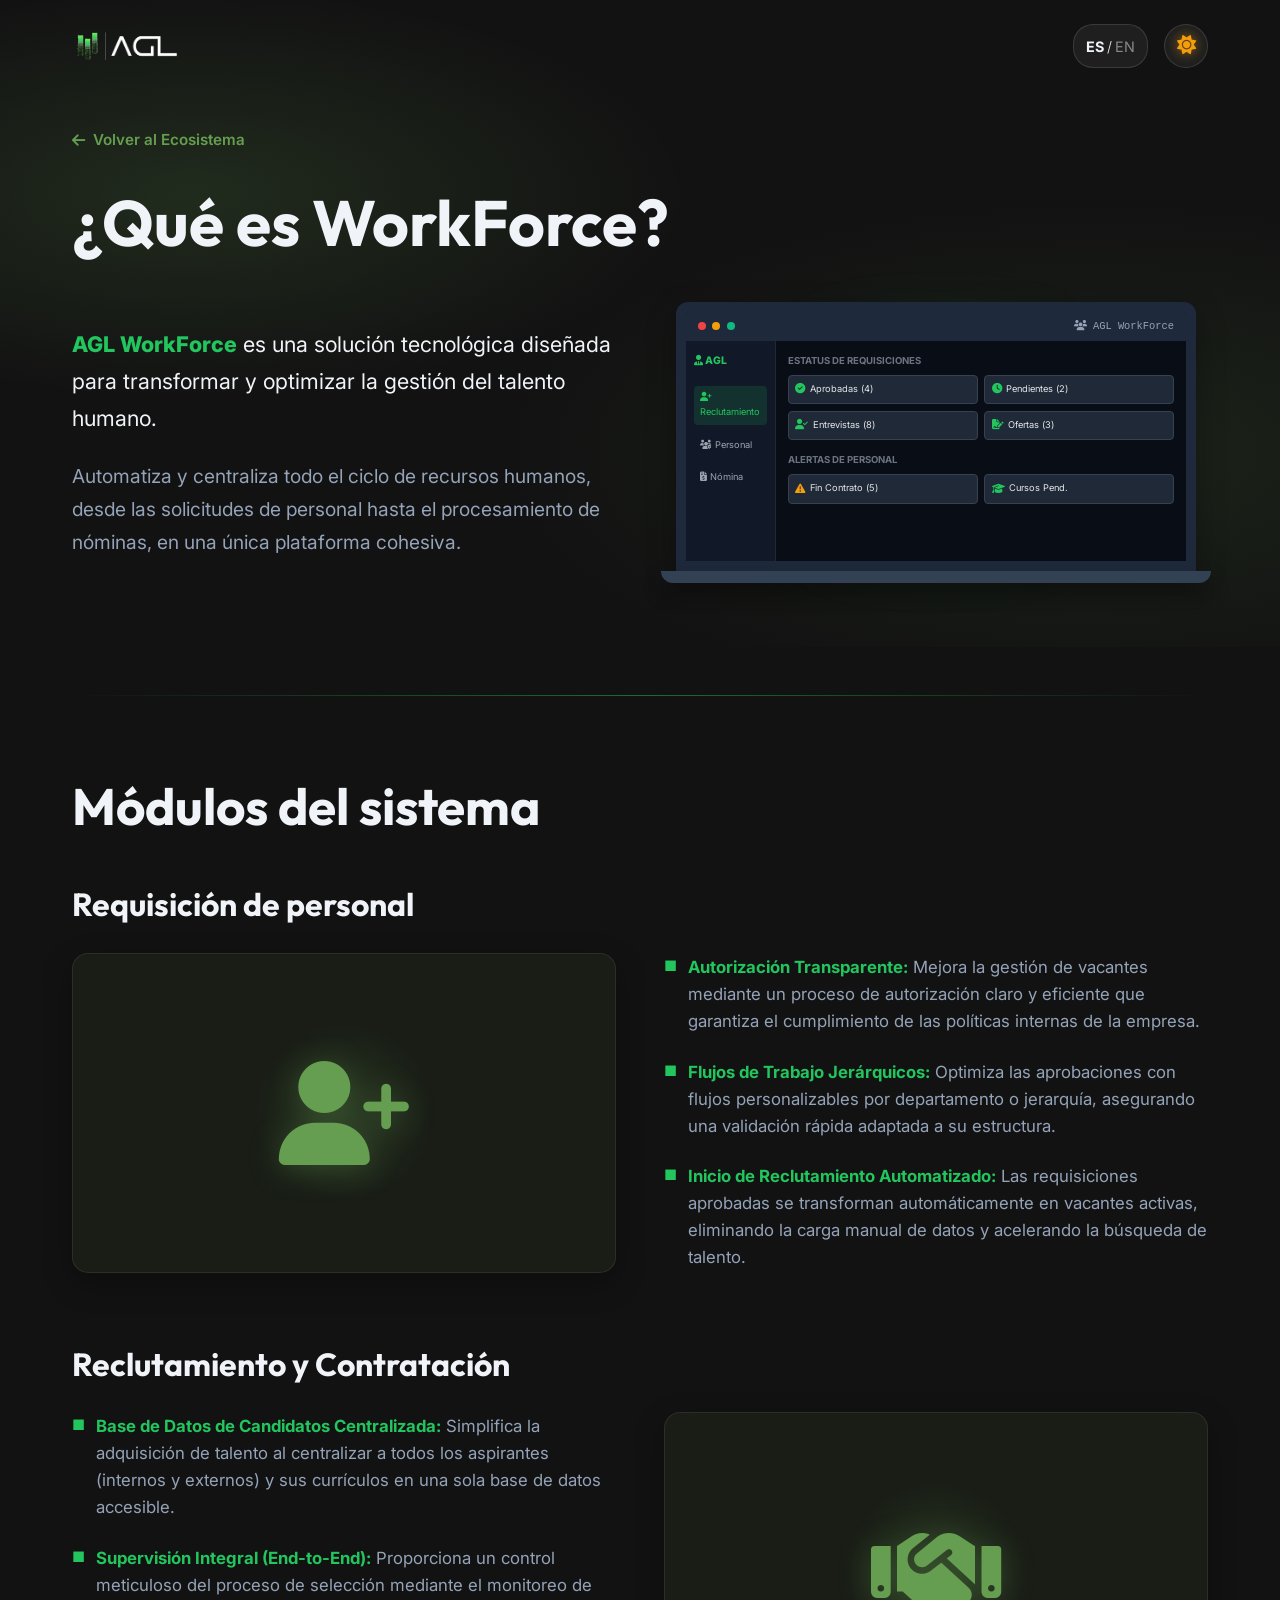
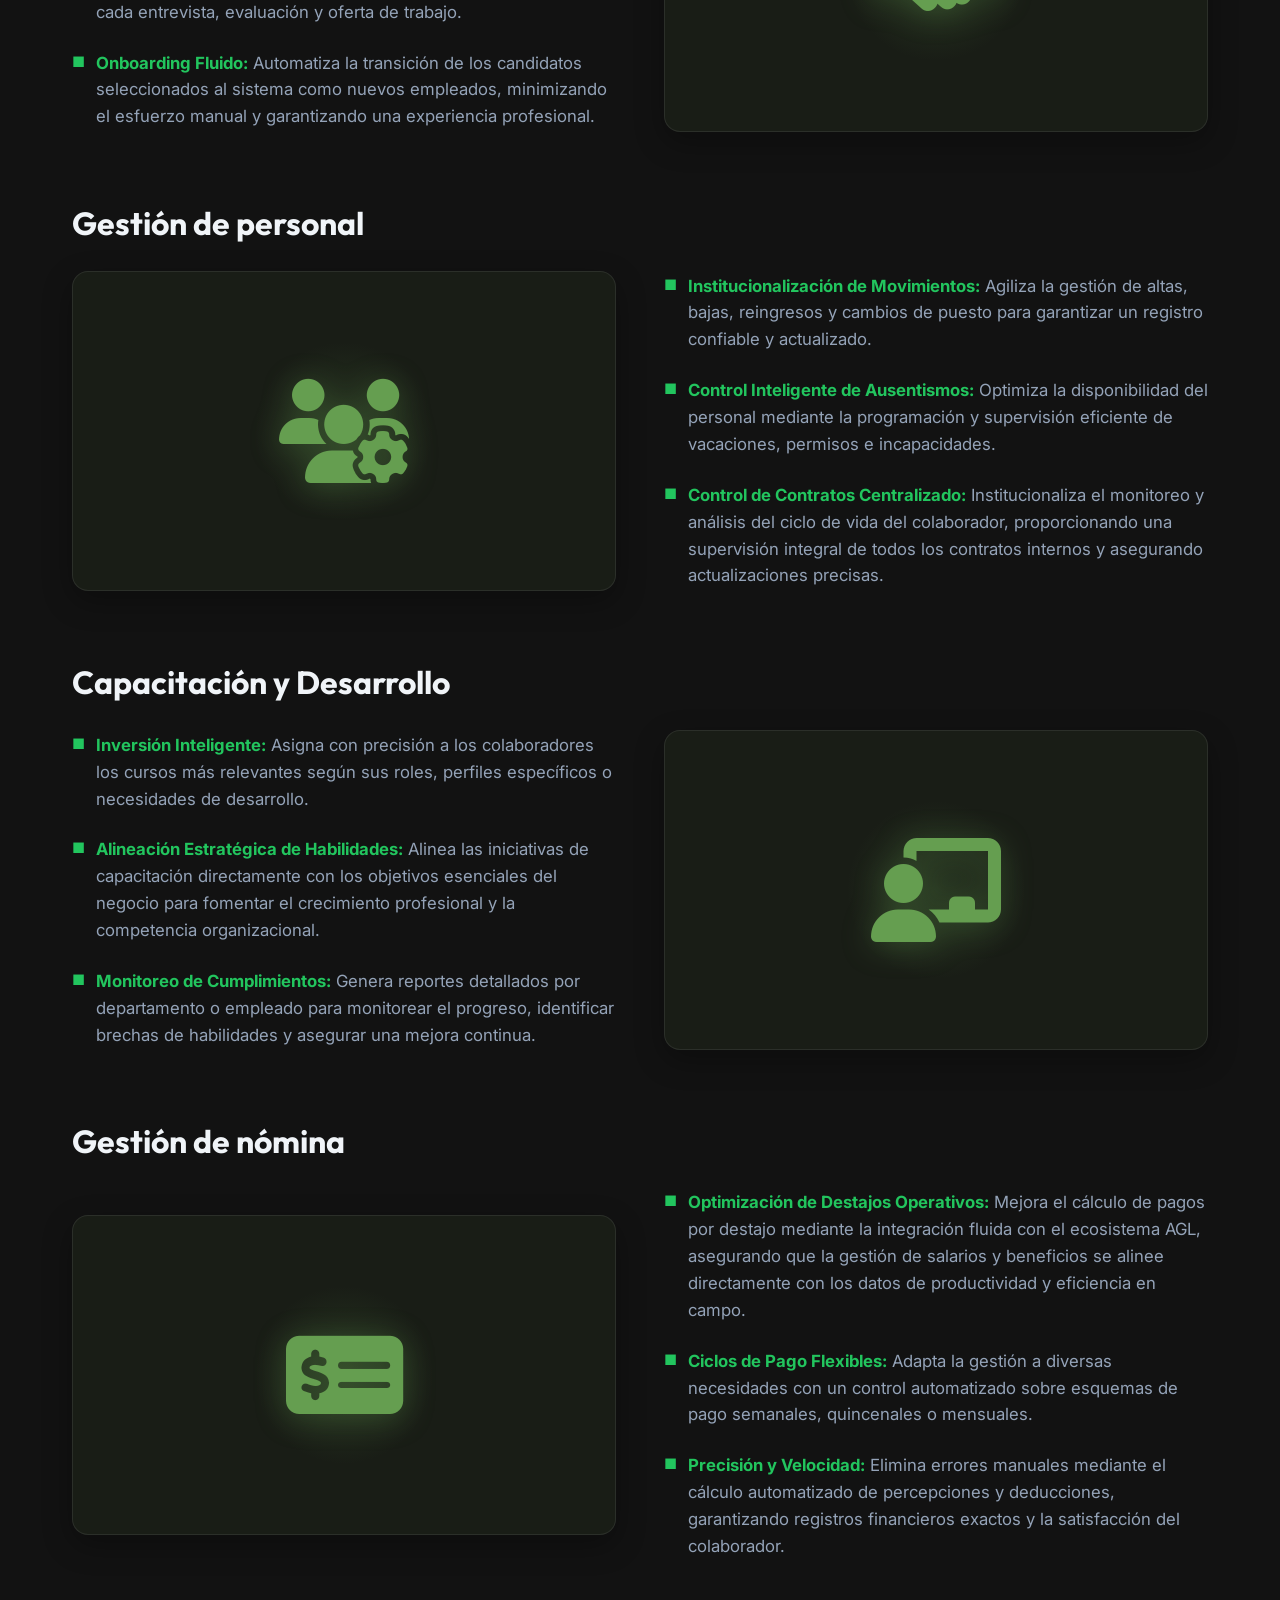
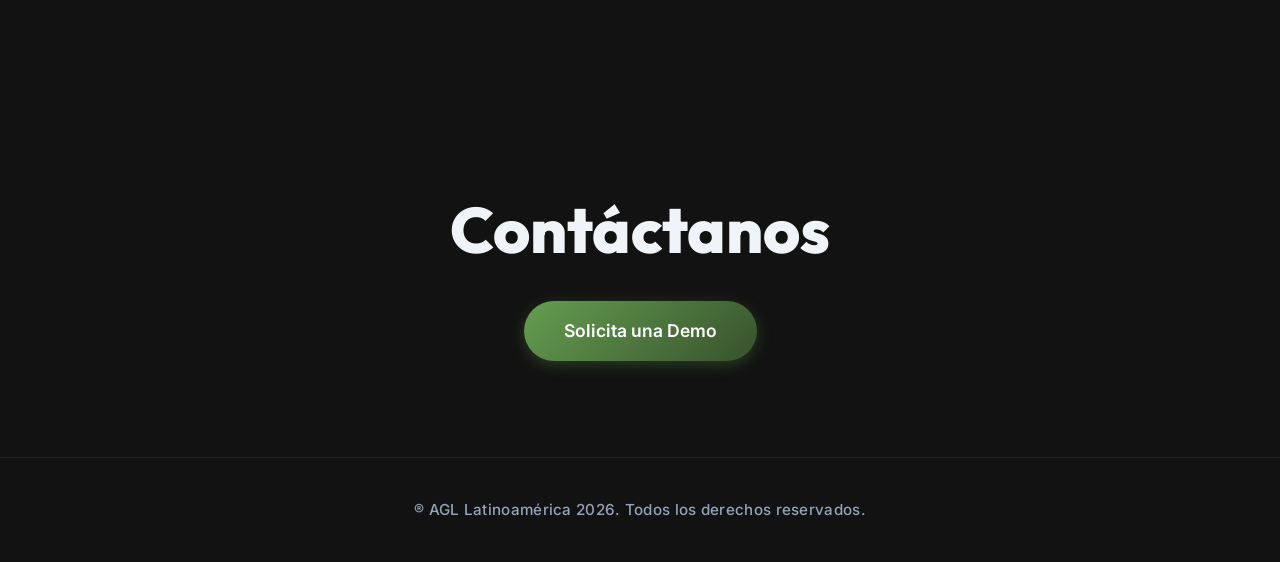
<file: servicios/administrativos/workforce/workforce.html>
<!DOCTYPE html>
<html lang="es">

<head>
    <meta charset="UTF-8">
    <meta name="viewport" content="width=device-width, initial-scale=1.0">
    <title>WorkForce | AGL Latinoamérica</title>
    <meta name="description" content="Gestión de personal optimizada. De la solicitud a la nómina con AGL WorkForce.">
    <script>
        (function () {
            const savedTheme = localStorage.getItem('agl-theme');
            if (savedTheme === 'light') {
                document.documentElement.setAttribute('data-theme', 'light');
            }
        })();
    </script>
    <!-- Favicon -->
    <link rel="icon" type="image/png" href="../../../Logos/favicon.png">
    <!-- Google Fonts & Icons -->
    <link rel="preconnect" href="https://fonts.googleapis.com">
    <link rel="preconnect" href="https://fonts.gstatic.com" crossorigin>
    <link
        href="https://fonts.googleapis.com/css2?family=Inter:wght@300;400;600;700&family=Outfit:wght@400;600;800&display=swap"
        rel="stylesheet">
    <!-- FontAwesome para iconos -->
    <link rel="stylesheet" href="https://cdnjs.cloudflare.com/ajax/libs/font-awesome/6.4.0/css/all.min.css">

    <!-- Enlazado al CSS maestro -->
    <link rel="stylesheet" href="risk_style.css">
</head>

<body>
    <!-- Navbar -->
    <nav class="navbar">
        <div class="container nav-container">
            <a href="../../../index.html#ecosistema" class="logo" title="Volver al inicio">
                <img src="../../../Logos/logo blanco.png" alt="AGL" class="logo-img theme-logo" id="nav-logo">
            </a>
            <div class="nav-actions">
                <button class="theme-toggle-btn" id="lang-toggle-desktop" aria-label="Cambiar idioma"
                    title="Cambiar idioma"
                    style="width: auto; padding: 0 12px; border-radius: 20px; font-family: 'Inter', sans-serif; font-size: 0.9rem;">
                    <span class="lang-es" style="font-weight: 700; transition: 0.3s;">ES</span>
                    <span style="margin: 0 3px; font-weight: 300;">/</span>
                    <span class="lang-en" style="font-weight: 400; opacity: 0.5; transition: 0.3s;">EN</span>
                </button>
                <button class="theme-toggle-btn" id="theme-toggle" aria-label="Cambiar tema claro/oscuro"
                    title="Cambiar tema">
                    <i class="fas fa-sun theme-icon theme-icon-sun"></i>
                    <i class="fas fa-moon theme-icon theme-icon-moon"></i>
                </button>
            </div>
        </div>
    </nav>

    <!-- Hero Section: ¿Qué es WorkForce? -->
    <section class="hero detail-hero">
        <div class="container">
            <a href="../../../index.html#ecosistema" class="back-link"
                data-es="<i class='fas fa-arrow-left'></i> Volver al Ecosistema"
                data-en="<i class='fas fa-arrow-left'></i> Back to Ecosystem"><i class="fas fa-arrow-left"></i> Volver
                al
                Ecosistema</a>

            <div class="section-title-large fade-in-up">
                <h1 data-es="¿Qué es WorkForce?" data-en="What is WorkForce?">¿Qué es WorkForce?</h1>
            </div>

            <div class="mining-intro-grid fade-in-up delay-1">
                <div class="mining-intro-text">
                    <p class="intro-lead"
                        data-es="<strong class='highlight-green-text'>AGL WorkForce</strong> es una solución tecnológica diseñada para transformar y optimizar la gestión del talento humano."
                        data-en="<strong class='highlight-green-text'>AGL WorkForce</strong> is a technological solution designed to transform and optimize human talent management.">
                        <strong class="highlight-green-text">AGL WorkForce</strong> es una solución tecnológica diseñada
                        para transformar y optimizar la gestión del talento humano.
                    </p>
                    <p class="intro-sub"
                        data-es="Automatiza y centraliza todo el ciclo de recursos humanos, desde las solicitudes de personal hasta el procesamiento de nóminas, en una única plataforma cohesiva."
                        data-en="It automates and centralizes the entire human resources cycle, from personnel requests to payroll processing, in a single cohesive platform.">
                        Automatiza y centraliza todo el ciclo de recursos humanos, desde las solicitudes de personal
                        hasta el procesamiento de nóminas, en una única plataforma cohesiva.
                    </p>
                </div>

                <!-- Mockup de Laptop UI -->
                <div class="mining-mockup-wrapper">
                    <div class="laptop-container">
                        <div class="laptop-glow"></div>
                        <div class="laptop-screen">
                            <div class="screen-header">
                                <span class="dot red"></span>
                                <span class="dot yellow"></span>
                                <span class="dot green"></span>
                                <span class="screen-title"><i class="fas fa-users"></i> AGL WorkForce</span>
                            </div>
                            <div class="screen-body">
                                <div class="app-sidebar">
                                    <div class="app-logo-small"><i class="fas fa-user-tie"></i> AGL</div>
                                    <div class="app-nav-item active"
                                        data-es="<i class='fas fa-user-plus'></i> Reclutamiento"
                                        data-en="<i class='fas fa-user-plus'></i> Recruitment"><i
                                            class="fas fa-user-plus"></i> Reclutamiento
                                    </div>
                                    <div class="app-nav-item" data-es="<i class='fas fa-users-cog'></i> Personal"
                                        data-en="<i class='fas fa-users-cog'></i> Personnel"><i
                                            class="fas fa-users-cog"></i> Personal</div>
                                    <div class="app-nav-item"
                                        data-es="<i class='fas fa-file-invoice-dollar'></i> Nómina"
                                        data-en="<i class='fas fa-file-invoice-dollar'></i> Payroll"><i
                                            class="fas fa-file-invoice-dollar"></i> Nómina</div>
                                </div>
                                <div class="app-content">
                                    <div class="app-section-title" data-es="Estatus de Requisiciones"
                                        data-en="Requisition Status">Estatus de Requisiciones</div>
                                    <div class="app-cards-grid">
                                        <div class="app-card"
                                            data-es="<i class='fas fa-check-circle'></i> Aprobadas (4)"
                                            data-en="<i class='fas fa-check-circle'></i> Approved (4)"><i
                                                class="fas fa-check-circle"></i> Aprobadas (4)</div>
                                        <div class="app-card" data-es="<i class='fas fa-clock'></i> Pendientes (2)"
                                            data-en="<i class='fas fa-clock'></i> Pending (2)"><i
                                                class="fas fa-clock"></i> Pendientes (2)</div>
                                        <div class="app-card"
                                            data-es="<i class='fas fa-user-check'></i> Entrevistas (8)"
                                            data-en="<i class='fas fa-user-check'></i> Interviews (8)"><i
                                                class="fas fa-user-check"></i> Entrevistas (8)</div>
                                        <div class="app-card"
                                            data-es="<i class='fas fa-file-signature'></i> Ofertas (3)"
                                            data-en="<i class='fas fa-file-signature'></i> Offers (3)"><i
                                                class="fas fa-file-signature"></i> Ofertas (3)</div>
                                    </div>
                                    <div class="app-section-title" data-es="Alertas de Personal"
                                        data-en="Personnel Alerts">Alertas de Personal</div>
                                    <div class="app-cards-grid">
                                        <div class="app-card small"
                                            data-es="<i class='fas fa-exclamation-triangle' style='color: #f59e0b;'></i> Fin Contrato (5)"
                                            data-en="<i class='fas fa-exclamation-triangle' style='color: #f59e0b;'></i> Contract End (5)">
                                            <i class="fas fa-exclamation-triangle" style="color: #f59e0b;"></i> Fin
                                            Contrato (5)
                                        </div>
                                        <div class="app-card small"
                                            data-es="<i class='fas fa-graduation-cap' style='color: #22c55e;'></i> Cursos Pend."
                                            data-en="<i class='fas fa-graduation-cap' style='color: #22c55e;'></i> Pending Courses">
                                            <i class="fas fa-graduation-cap" style="color: #22c55e;"></i> Cursos Pend.
                                        </div>
                                    </div>
                                </div>
                            </div>
                        </div>
                        <div class="laptop-base"></div>
                    </div>
                </div>
            </div>
        </div>
    </section>

    <div class="container">
        <hr class="section-divider">
    </div>

    <!-- Módulos del Sistema -->
    <section class="modules-section">
        <div class="container">
            <div class="section-header fade-in-up">
                <h2 class="modules-main-title" data-es="Módulos del sistema" data-en="System Modules">Módulos del
                    sistema</h2>
            </div>

            <!-- Módulo 1: Requisición de personal -->
            <div class="module-block fade-in-up">
                <h3 class="module-title" data-es="Requisición de personal" data-en="Personnel Requisition">Requisición
                    de personal</h3>
                <div class="module-grid">
                    <div class="module-icon-large-container">
                        <i class="fas fa-user-plus module-large-icon"></i>
                    </div>
                    <div class="module-info">
                        <ul class="module-bullets">
                            <li data-es="<strong>Autorización Transparente:</strong> Mejora la gestión de vacantes mediante un proceso de autorización claro y eficiente que garantiza el cumplimiento de las políticas internas de la empresa."
                                data-en="<strong>Transparent Authorization:</strong> Improves vacancy management through a clear and efficient authorization process that ensures compliance with internal company policies.">
                                <strong>Autorización Transparente:</strong> Mejora la gestión de vacantes mediante un
                                proceso de autorización claro y eficiente que garantiza el cumplimiento de las políticas
                                internas de la empresa.
                            </li>
                            <li data-es="<strong>Flujos de Trabajo Jerárquicos:</strong> Optimiza las aprobaciones con flujos personalizables por departamento o jerarquía, asegurando una validación rápida adaptada a su estructura."
                                data-en="<strong>Hierarchical Workflows:</strong> Optimizes approvals with customizable flows by department or hierarchy, ensuring rapid validation tailored to your structure.">
                                <strong>Flujos de Trabajo Jerárquicos:</strong> Optimiza las aprobaciones con flujos
                                personalizables por departamento o jerarquía, asegurando una validación rápida adaptada
                                a su estructura.
                            </li>
                            <li data-es="<strong>Inicio de Reclutamiento Automatizado:</strong> Las requisiciones aprobadas se transforman automáticamente en vacantes activas, eliminando la carga manual de datos y acelerando la búsqueda de talento."
                                data-en="<strong>Automated Recruitment Initiation:</strong> Approved requisitions automatically transform into active vacancies, eliminating manual data entry and accelerating the talent search.">
                                <strong>Inicio de Reclutamiento Automatizado:</strong> Las requisiciones aprobadas se
                                transforman automáticamente en vacantes activas, eliminando la carga manual de datos y
                                acelerando la búsqueda de talento.
                            </li>
                        </ul>
                    </div>
                </div>
            </div>

            <!-- Módulo 2: Reclutamiento y Contratación -->
            <div class="module-block fade-in-up delay-1">
                <h3 class="module-title" data-es="Reclutamiento y Contratación" data-en="Recruitment and Hiring">
                    Reclutamiento y Contratación</h3>
                <div class="module-grid">
                    <div class="module-info">
                        <ul class="module-bullets">
                            <li data-es="<strong>Base de Datos de Candidatos Centralizada:</strong> Simplifica la adquisición de talento al centralizar a todos los aspirantes (internos y externos) y sus currículos en una sola base de datos accesible."
                                data-en="<strong>Centralized Candidate Database:</strong> Simplifies talent acquisition by centralizing all applicants (internal and external) and their resumes into a single accessible database.">
                                <strong>Base de Datos de Candidatos Centralizada:</strong> Simplifica la adquisición de
                                talento al centralizar a todos los aspirantes (internos y externos) y sus currículos en
                                una sola base de datos accesible.
                            </li>
                            <li data-es="<strong>Supervisión Integral (End-to-End):</strong> Proporciona un control meticuloso del proceso de selección mediante el monitoreo de cada entrevista, evaluación y oferta de trabajo."
                                data-en="<strong>End-to-End Supervision:</strong> Provides meticulous control of the selection process by monitoring every interview, evaluation, and job offer.">
                                <strong>Supervisión Integral (End-to-End):</strong> Proporciona un control meticuloso
                                del proceso de selección mediante el monitoreo de cada entrevista, evaluación y oferta
                                de trabajo.
                            </li>
                            <li data-es="<strong>Onboarding Fluido:</strong> Automatiza la transición de los candidatos seleccionados al sistema como nuevos empleados, minimizando el esfuerzo manual y garantizando una experiencia profesional."
                                data-en="<strong>Fluid Onboarding:</strong> Automates the transition of selected candidates into the system as new employees, minimizing manual effort and guaranteeing a professional experience.">
                                <strong>Onboarding Fluido:</strong> Automatiza la transición de los candidatos
                                seleccionados al sistema como nuevos empleados, minimizando el esfuerzo manual y
                                garantizando una experiencia profesional.
                            </li>
                        </ul>
                    </div>
                    <div class="module-icon-large-container">
                        <i class="fas fa-handshake module-large-icon"></i>
                    </div>
                </div>
            </div>

            <!-- Módulo 3: Gestión de personal -->
            <div class="module-block fade-in-up delay-2">
                <h3 class="module-title" data-es="Gestión de personal" data-en="Personnel Management">Gestión de
                    personal</h3>
                <div class="module-grid">
                    <div class="module-icon-large-container">
                        <i class="fas fa-users-cog module-large-icon"></i>
                    </div>
                    <div class="module-info">
                        <ul class="module-bullets">
                            <li data-es="<strong>Institucionalización de Movimientos:</strong> Agiliza la gestión de altas, bajas, reingresos y cambios de puesto para garantizar un registro confiable y actualizado."
                                data-en="<strong>Institutionalization of Movements:</strong> Streamlines the management of hires, terminations, rehires, and role changes to guarantee a reliable and updated record.">
                                <strong>Institucionalización de Movimientos:</strong> Agiliza la gestión de altas,
                                bajas, reingresos y cambios de puesto para garantizar un registro confiable y
                                actualizado.
                            </li>
                            <li data-es="<strong>Control Inteligente de Ausentismos:</strong> Optimiza la disponibilidad del personal mediante la programación y supervisión eficiente de vacaciones, permisos e incapacidades."
                                data-en="<strong>Smart Absenteeism Control:</strong> Optimizes staff availability through efficient scheduling and supervision of vacations, permits, and disabilities.">
                                <strong>Control Inteligente de Ausentismos:</strong> Optimiza la disponibilidad del
                                personal mediante la programación y supervisión eficiente de vacaciones, permisos e
                                incapacidades.
                            </li>
                            <li data-es="<strong>Control de Contratos Centralizado:</strong> Institucionaliza el monitoreo y análisis del ciclo de vida del colaborador, proporcionando una supervisión integral de todos los contratos internos y asegurando actualizaciones precisas."
                                data-en="<strong>Centralized Contract Control:</strong> Institutionalizes the monitoring and analysis of the employee lifecycle, providing comprehensive oversight of all internal contracts and ensuring accurate updates.">
                                <strong>Control de Contratos Centralizado:</strong> Institucionaliza el monitoreo y
                                análisis del ciclo de vida del colaborador, proporcionando una supervisión integral de
                                todos los contratos internos y asegurando actualizaciones precisas.
                            </li>
                        </ul>
                    </div>
                </div>
            </div>

            <!-- Módulo 4: Capacitación y Desarrollo -->
            <div class="module-block fade-in-up delay-1">
                <h3 class="module-title" data-es="Capacitación y Desarrollo" data-en="Training and Development">
                    Capacitación y Desarrollo</h3>
                <div class="module-grid">
                    <div class="module-info">
                        <ul class="module-bullets">
                            <li data-es="<strong>Inversión Inteligente:</strong> Asigna con precisión a los colaboradores los cursos más relevantes según sus roles, perfiles específicos o necesidades de desarrollo."
                                data-en="<strong>Smart Investment:</strong> Accurately assigns the most relevant courses to employees based on their roles, specific profiles, or development needs.">
                                <strong>Inversión Inteligente:</strong> Asigna con precisión a los colaboradores los
                                cursos más relevantes según sus roles, perfiles específicos o necesidades de desarrollo.
                            </li>
                            <li data-es="<strong>Alineación Estratégica de Habilidades:</strong> Alinea las iniciativas de capacitación directamente con los objetivos esenciales del negocio para fomentar el crecimiento profesional y la competencia organizacional."
                                data-en="<strong>Strategic Skills Alignment:</strong> Aligns training initiatives directly with essential business objectives to foster professional growth and organizational competence.">
                                <strong>Alineación Estratégica de Habilidades:</strong> Alinea las iniciativas de
                                capacitación directamente con los objetivos esenciales del negocio para fomentar el
                                crecimiento profesional y la competencia organizacional.
                            </li>
                            <li data-es="<strong>Monitoreo de Cumplimientos:</strong> Genera reportes detallados por departamento o empleado para monitorear el progreso, identificar brechas de habilidades y asegurar una mejora continua."
                                data-en="<strong>Compliance Monitoring:</strong> Generates detailed reports by department or employee to monitor progress, identify skill gaps, and ensure continuous improvement.">
                                <strong>Monitoreo de Cumplimientos:</strong> Genera reportes detallados por departamento
                                o empleado para monitorear el progreso, identificar brechas de habilidades y asegurar
                                una mejora continua.
                            </li>
                        </ul>
                    </div>
                    <div class="module-icon-large-container">
                        <i class="fas fa-chalkboard-teacher module-large-icon"></i>
                    </div>
                </div>
            </div>

            <!-- Módulo 5: Gestión de nómina -->
            <div class="module-block fade-in-up delay-2">
                <h3 class="module-title" data-es="Gestión de nómina" data-en="Payroll Management">Gestión de nómina</h3>
                <div class="module-grid">
                    <div class="module-icon-large-container">
                        <i class="fas fa-money-check-alt module-large-icon"></i>
                    </div>
                    <div class="module-info">
                        <ul class="module-bullets">
                            <li data-es="<strong>Optimización de Destajos Operativos:</strong> Mejora el cálculo de pagos por destajo mediante la integración fluida con el ecosistema AGL, asegurando que la gestión de salarios y beneficios se alinee directamente con los datos de productividad y eficiencia en campo."
                                data-en="<strong>Optimization of Operational Piece Rates:</strong> Improves piece-rate payment calculation through fluid integration with the AGL ecosystem, ensuring that salary and benefits management directly aligns with field productivity and efficiency data.">
                                <strong>Optimización de Destajos Operativos:</strong> Mejora el cálculo de pagos por
                                destajo mediante la integración fluida con el ecosistema AGL, asegurando que la gestión
                                de salarios y beneficios se alinee directamente con los datos de productividad y
                                eficiencia en campo.
                            </li>
                            <li data-es="<strong>Ciclos de Pago Flexibles:</strong> Adapta la gestión a diversas necesidades con un control automatizado sobre esquemas de pago semanales, quincenales o mensuales."
                                data-en="<strong>Flexible Payment Cycles:</strong> Adapts management to diverse needs with automated control over weekly, bi-weekly, or monthly payment schemes.">
                                <strong>Ciclos de Pago Flexibles:</strong> Adapta la gestión a diversas necesidades con
                                un control automatizado sobre esquemas de pago semanales, quincenales o mensuales.
                            </li>
                            <li data-es="<strong>Precisión y Velocidad:</strong> Elimina errores manuales mediante el cálculo automatizado de percepciones y deducciones, garantizando registros financieros exactos y la satisfacción del colaborador."
                                data-en="<strong>Precision and Speed:</strong> Eliminates manual errors through automated calculation of perceptions and deductions, guaranteeing accurate financial records and employee satisfaction.">
                                <strong>Precisión y Velocidad:</strong> Elimina errores manuales mediante el cálculo
                                automatizado de percepciones y deducciones, garantizando registros financieros exactos y
                                la satisfacción del colaborador.
                            </li>
                        </ul>
                    </div>
                </div>
            </div>

        </div>
    </section>

    <!-- Sección de Contacto -->
    <section class="cta form-section" id="contacto">
        <div class="container cta-container fade-in-up">
            <h2 class="contact-title" data-es="Contáctanos" data-en="Contact Us">Contáctanos</h2>
            <a href="https://wa.me/526182922284?text=Hola,%20quisiera%20solicitar%20una%20Demo%20de%20WorkForce"
                target="_blank" class="btn btn-primary btn-large" data-es="Solicita una Demo" data-en="Request a Demo">
                Solicita una Demo
            </a>
        </div>
    </section>

    <!-- Footer Simplificado -->
    <footer class="simple-footer">
        <div class="container footer-centered">
            <div class="footer-copy-centered" data-es="&reg; AGL Latinoamérica 2026. Todos los derechos reservados."
                data-en="&reg; AGL Latin America 2026. All rights reserved.">
                &reg; AGL Latinoamérica 2026. Todos los derechos reservados.
            </div>
        </div>
    </footer>

    <!-- Script de Traducción -->
    <script>
        document.addEventListener('DOMContentLoaded', () => {
            const langBtns = [document.getElementById('lang-toggle-desktop')].filter(Boolean);
            let currentLang = localStorage.getItem('agl-lang') || 'es';

            function applyLanguage(lang) {
                currentLang = lang;
                localStorage.setItem('agl-lang', currentLang);

                // Actualizar estilo visual del Switch
                document.querySelectorAll('.lang-es').forEach(el => {
                    el.style.fontWeight = currentLang === 'es' ? '700' : '400';
                    el.style.opacity = currentLang === 'es' ? '1' : '0.5';
                });
                document.querySelectorAll('.lang-en').forEach(el => {
                    el.style.fontWeight = currentLang === 'en' ? '700' : '400';
                    el.style.opacity = currentLang === 'en' ? '1' : '0.5';
                });

                // Traducir todos los elementos de texto
                document.querySelectorAll('[data-en]').forEach(el => {
                    const txt = el.getAttribute(`data-${currentLang}`);
                    if (txt !== null) el.innerHTML = txt;
                });
            }

            if (currentLang !== 'es') {
                applyLanguage(currentLang);
            }

            langBtns.forEach(btn => {
                btn.addEventListener('click', () => {
                    const nextLang = currentLang === 'es' ? 'en' : 'es';
                    applyLanguage(nextLang);
                });
            });
        });
    </script>
    <script src="script__wf.js"></script>
</body>

</html>
</file>
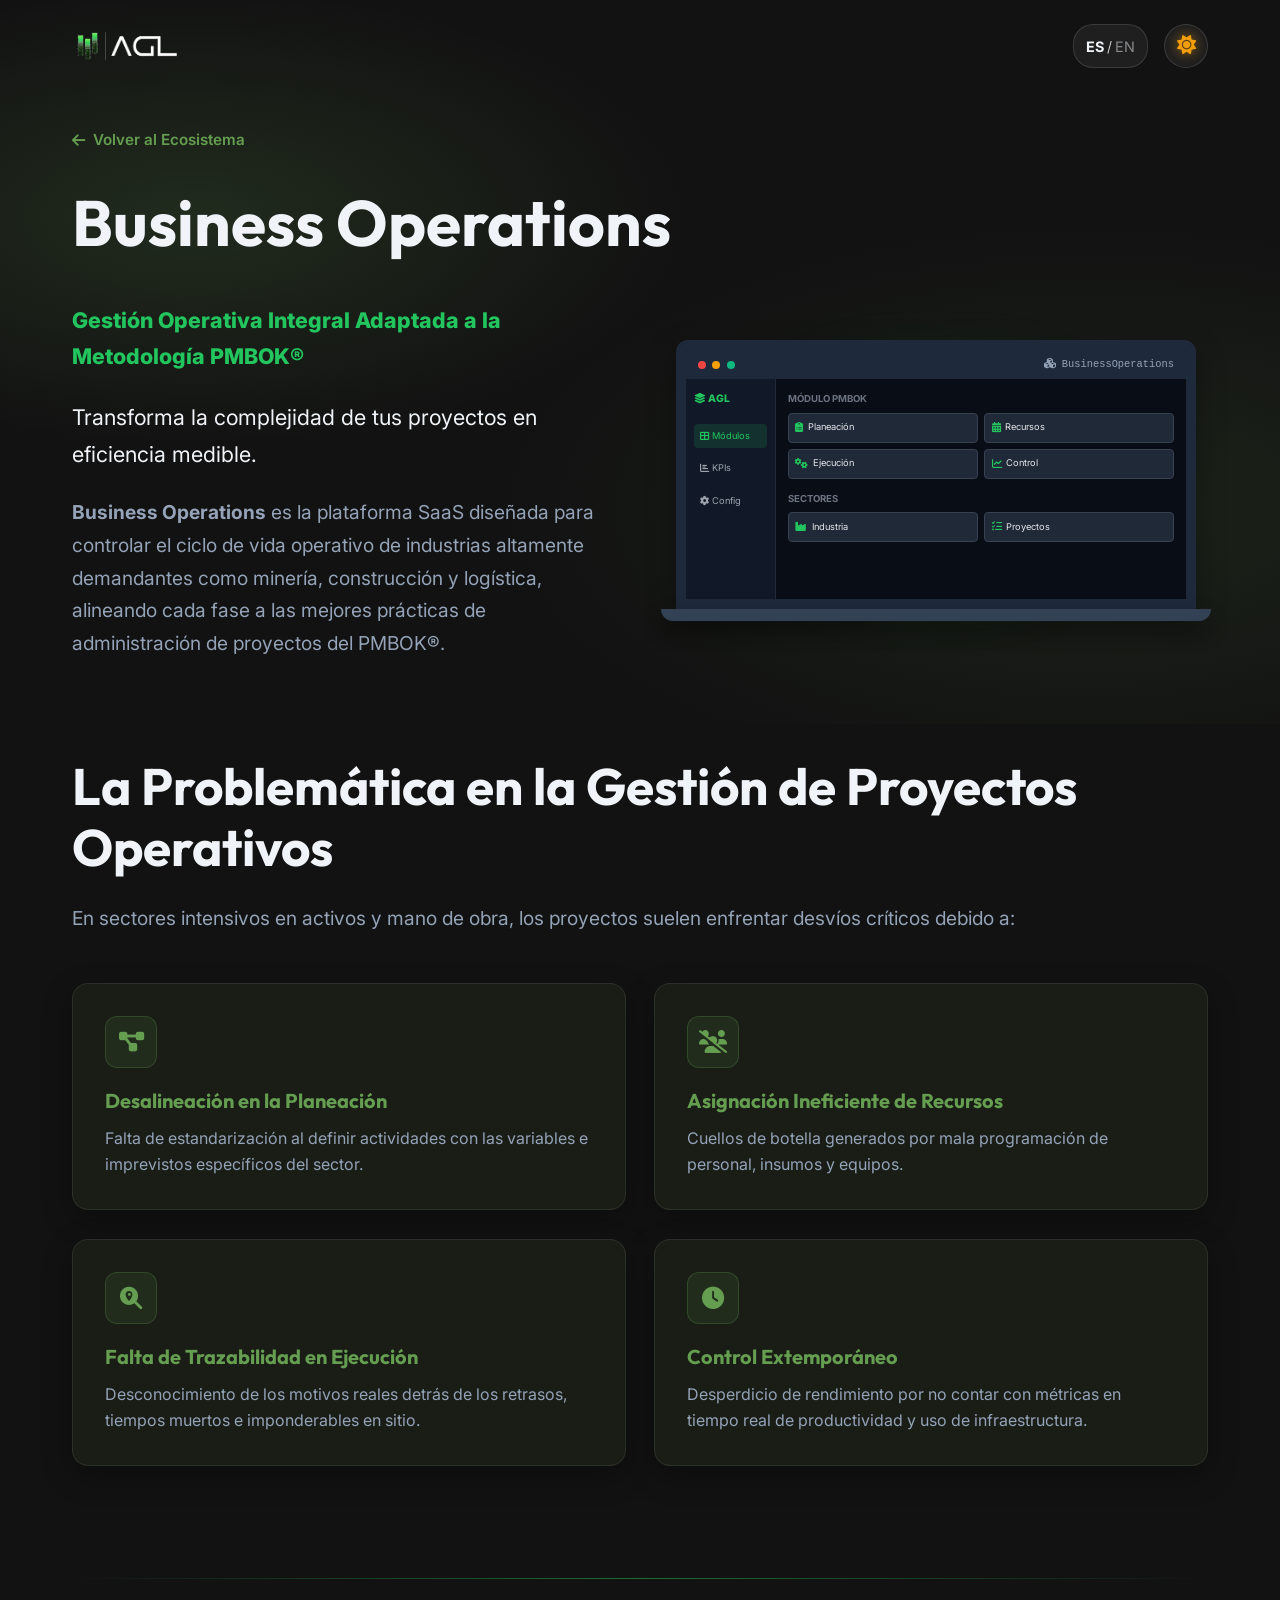
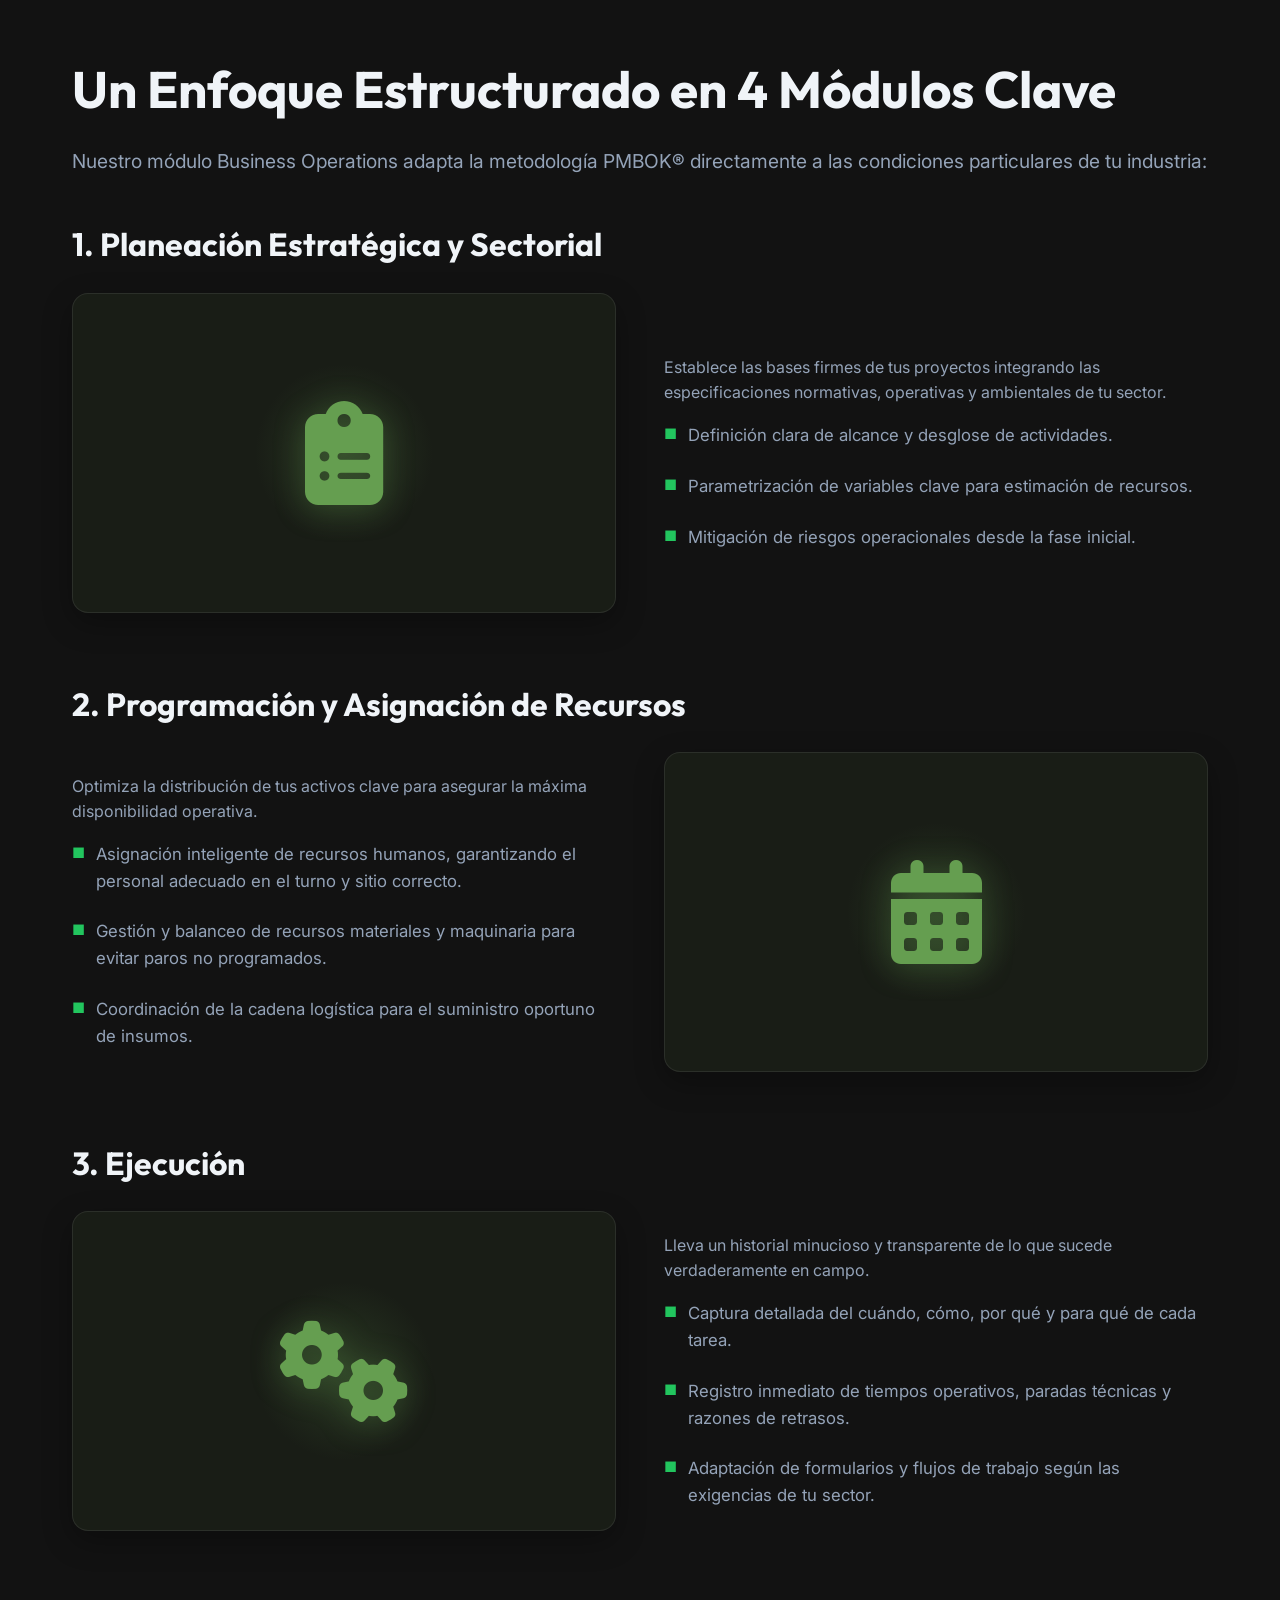
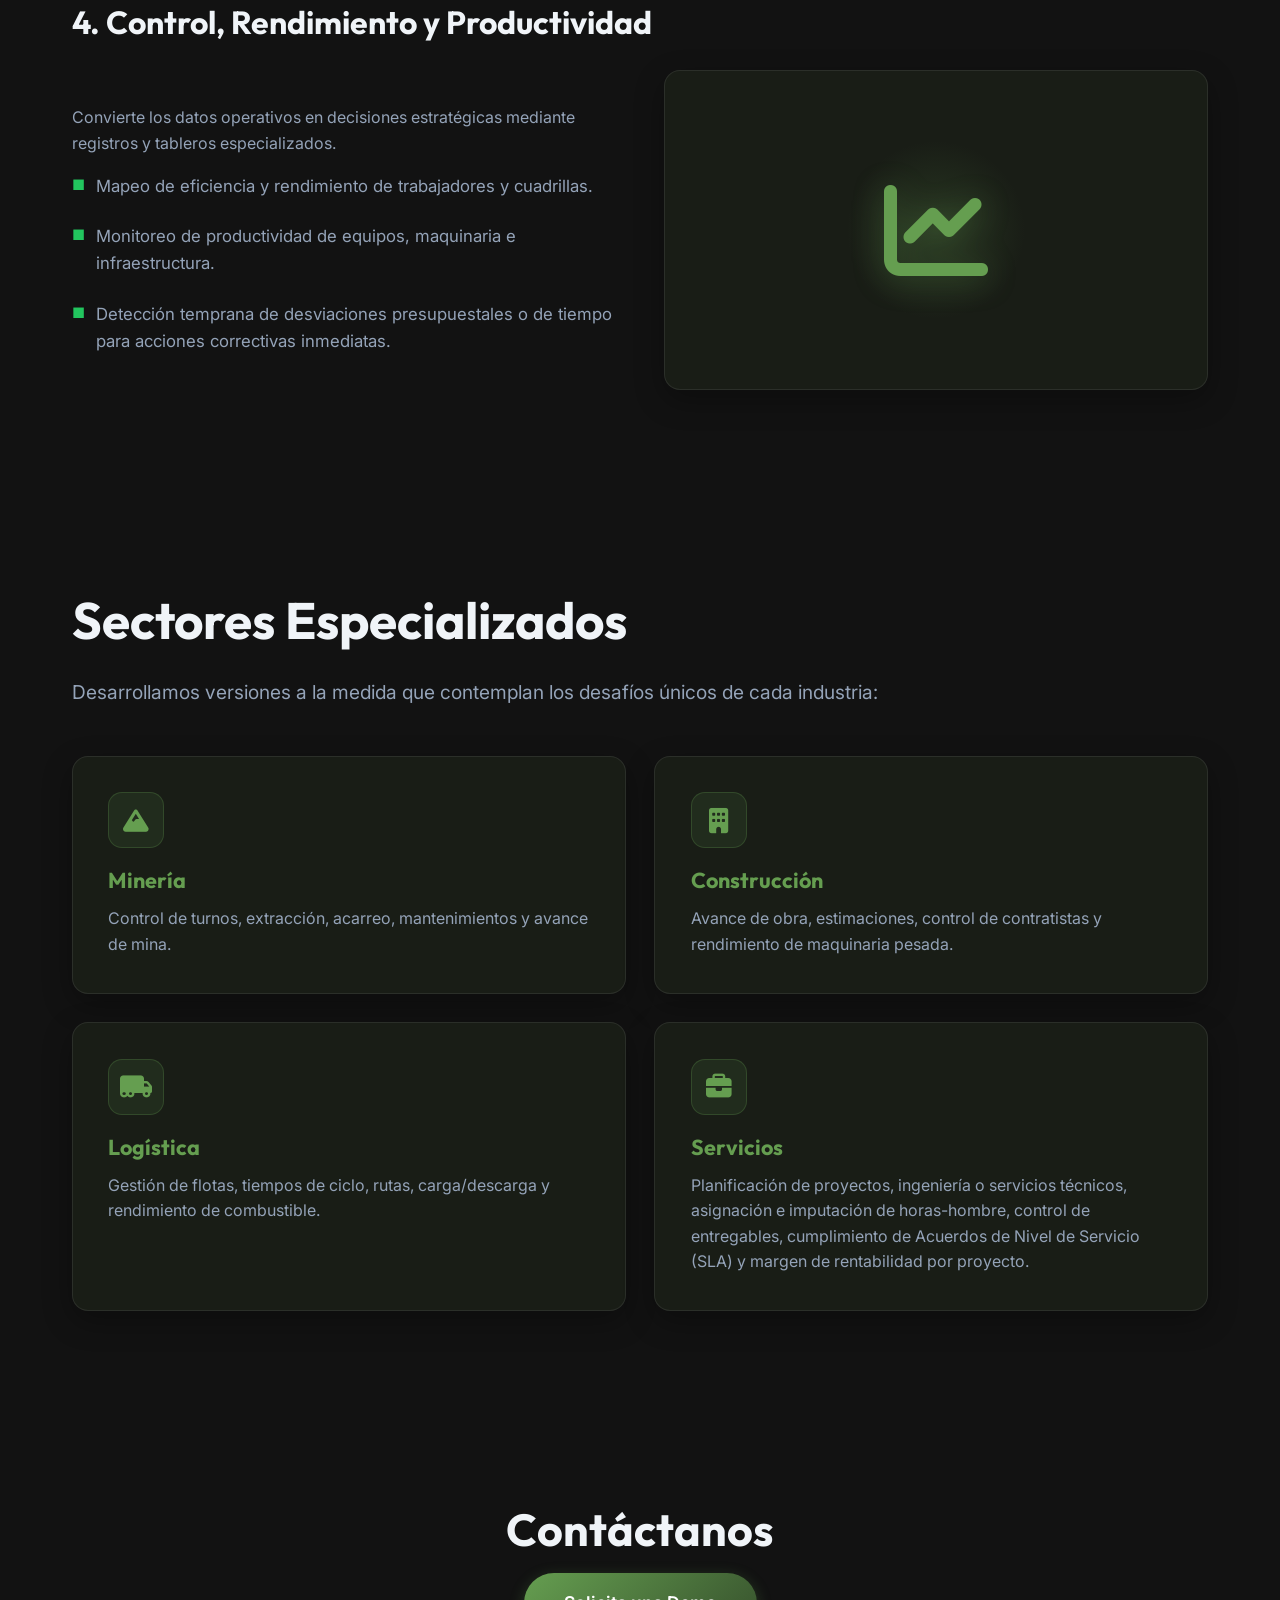
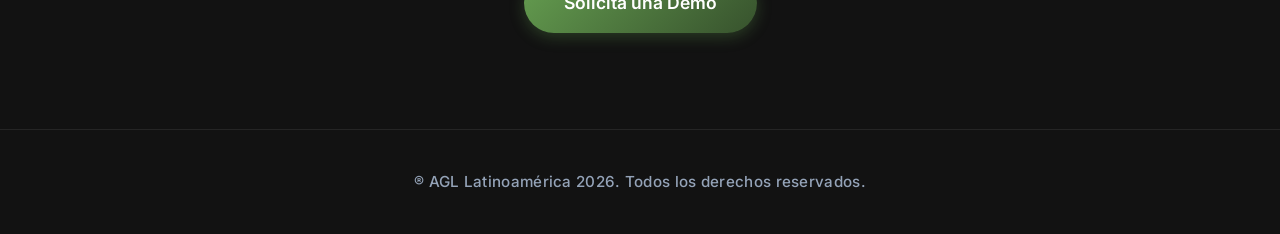
<file: servicios/operativos/BUSINESS OPERATIONS/operaciones.html>
<!DOCTYPE html>
<html lang="es">

<head>
    <meta charset="UTF-8">
    <meta name="viewport" content="width=device-width, initial-scale=1.0">
    <title>Business Operations | AGL Latinoamérica</title>
    <meta name="description"
        content="Business Operations es la plataforma SaaS diseñada para controlar el ciclo de vida operativo de industrias altamente demandantes, alineando cada fase a las mejores prácticas del PMBOK®.">
    <script>
        (function () {
            const savedTheme = localStorage.getItem('agl-theme');
            if (savedTheme === 'light') {
                document.documentElement.setAttribute('data-theme', 'light');
            }
        })();
    </script>
    <!-- Favicon -->
    <link rel="icon" type="image/png" href="../../../Logos/favicon.png">
    <!-- Google Fonts -->
    <link rel="preconnect" href="https://fonts.googleapis.com">
    <link rel="preconnect" href="https://fonts.gstatic.com" crossorigin>
    <link
        href="https://fonts.googleapis.com/css2?family=Inter:wght@300;400;600;700&family=Outfit:wght@400;600;800&display=swap"
        rel="stylesheet">
    <!-- FontAwesome para iconos -->
    <link rel="stylesheet" href="https://cdnjs.cloudflare.com/ajax/libs/font-awesome/6.4.0/css/all.min.css">
    <link rel="stylesheet" href="stylesop.css">
</head>

<body>
    <!-- Navbar -->
    <nav class="navbar">
        <div class="container nav-container">
            <a href="../../../index.html#ecosistema" class="logo" title="Volver al inicio">
                <img src="../../../Logos/logo blanco.png" alt="AGL" class="logo-img theme-logo" id="nav-logo">
            </a>
            <div class="nav-actions">
                <button class="theme-toggle-btn" id="lang-toggle-desktop" aria-label="Cambiar idioma"
                    title="Cambiar idioma"
                    style="width: auto; padding: 0 12px; border-radius: 20px; font-family: 'Inter', sans-serif; font-size: 0.9rem;">
                    <span class="lang-es" style="font-weight: 700; transition: 0.3s;">ES</span>
                    <span style="margin: 0 3px; font-weight: 300;">/</span>
                    <span class="lang-en" style="font-weight: 400; opacity: 0.5; transition: 0.3s;">EN</span>
                </button>
                <button class="theme-toggle-btn" id="theme-toggle" aria-label="Cambiar tema claro/oscuro"
                    title="Cambiar tema">
                    <i class="fas fa-sun theme-icon theme-icon-sun"></i>
                    <i class="fas fa-moon theme-icon theme-icon-moon"></i>
                </button>
            </div>
        </div>
    </nav>

    <!-- Hero Section: ¿Qué es Business Operations? -->
    <section class="hero detail-hero">
        <div class="container">
            <a href="../../../index.html#ecosistema" class="back-link"
                data-es="<i class='fas fa-arrow-left'></i> Volver al Ecosistema"
                data-en="<i class='fas fa-arrow-left'></i> Back to Ecosystem"><i class="fas fa-arrow-left"></i> Volver
                al Ecosistema</a>

            <div class="section-title-large fade-in-up">
                <h1 data-es="Business Operations" data-en="Business Operations">Business Operations</h1>
            </div>

            <div class="mining-intro-grid fade-in-up delay-1">
                <div class="mining-intro-text">
                    <p class="intro-lead"
                        data-es="<strong class='highlight-green-text'>Gestión Operativa Integral Adaptada a la Metodología PMBOK®</strong>"
                        data-en="<strong class='highlight-green-text'>Comprehensive Operational Management Adapted to PMBOK® Methodology</strong>">
                        <strong class="highlight-green-text">Gestión Operativa Integral Adaptada a la Metodología
                            PMBOK®</strong>
                    </p>
                    <p class="intro-lead" data-es="Transforma la complejidad de tus proyectos en eficiencia medible."
                        data-en="Transform the complexity of your projects into measurable efficiency.">
                        Transforma la complejidad de tus proyectos en eficiencia medible.
                    </p>
                    <p class="intro-sub"
                        data-es="<strong>Business Operations</strong> es la plataforma SaaS diseñada para controlar el ciclo de vida operativo de industrias altamente demandantes como minería, construcción y logística, alineando cada fase a las mejores prácticas de administración de proyectos del PMBOK®."
                        data-en="<strong>Business Operations</strong> is the SaaS platform designed to control the operational lifecycle of highly demanding industries such as mining, construction, and logistics, aligning each phase with PMBOK® project management best practices.">
                        <strong>Business Operations</strong> es la plataforma SaaS diseñada para controlar el ciclo de
                        vida operativo de industrias altamente demandantes como minería, construcción y logística,
                        alineando cada fase a las mejores prácticas de administración de proyectos del PMBOK®.
                    </p>
                </div>

                <div class="mining-mockup-wrapper">
                    <div class="laptop-container">
                        <div class="laptop-glow"></div>
                        <div class="laptop-screen">
                            <div class="screen-header">
                                <span class="dot red"></span>
                                <span class="dot yellow"></span>
                                <span class="dot green"></span>
                                <span class="screen-title"><i class="fas fa-cubes"></i> BusinessOperations</span>
                            </div>
                            <div class="screen-body">
                                <div class="app-sidebar">
                                    <div class="app-logo-small"><i class="fas fa-layer-group"></i> AGL</div>
                                    <div class="app-nav-item active" data-es="<i class='fas fa-th-large'></i> Módulos"
                                        data-en="<i class='fas fa-th-large'></i> Modules"><i
                                            class="fas fa-th-large"></i> Módulos</div>
                                    <div class="app-nav-item"><i class="fas fa-chart-bar"></i> KPIs</div>
                                    <div class="app-nav-item"><i class="fas fa-cog"></i> Config</div>
                                </div>
                                <div class="app-content">
                                    <div class="app-section-title" data-es="Módulo PMBOK" data-en="PMBOK Module">Módulo
                                        PMBOK</div>
                                    <div class="app-cards-grid">
                                        <div class="app-card" data-es="<i class='fas fa-clipboard-list'></i> Planeación"
                                            data-en="<i class='fas fa-clipboard-list'></i> Planning"><i
                                                class="fas fa-clipboard-list"></i> Planeación</div>
                                        <div class="app-card" data-es="<i class='fas fa-calendar-alt'></i> Recursos"
                                            data-en="<i class='fas fa-calendar-alt'></i> Resources"><i
                                                class="fas fa-calendar-alt"></i> Recursos</div>
                                        <div class="app-card" data-es="<i class='fas fa-cogs'></i> Ejecución"
                                            data-en="<i class='fas fa-cogs'></i> Execution"><i class="fas fa-cogs"></i>
                                            Ejecución</div>
                                        <div class="app-card" data-es="<i class='fas fa-chart-line'></i> Control"
                                            data-en="<i class='fas fa-chart-line'></i> Control"><i
                                                class="fas fa-chart-line"></i> Control</div>
                                    </div>
                                    <div class="app-section-title" data-es="Sectores" data-en="Sectors">Sectores</div>
                                    <div class="app-cards-grid">
                                        <div class="app-card small" data-es="<i class='fas fa-industry'></i> Industria"
                                            data-en="<i class='fas fa-industry'></i> Industry"><i
                                                class="fas fa-industry"></i> Industria</div>
                                        <div class="app-card small" data-es="<i class='fas fa-tasks'></i> Proyectos"
                                            data-en="<i class='fas fa-tasks'></i> Projects"><i class="fas fa-tasks"></i>
                                            Proyectos</div>
                                    </div>
                                </div>
                            </div>
                        </div>
                        <div class="laptop-base"></div>
                    </div>
                </div>
            </div>
        </div>
    </section>

    <!-- La Problemática en la Gestión de Proyectos Operativos -->
    <section class="problematic-section">
        <div class="container">
            <div class="section-header fade-in-up">
                <h2 class="modules-main-title" data-es="La Problemática en la Gestión de Proyectos Operativos"
                    data-en="Challenges in Operational Project Management">
                    La Problemática en la Gestión de Proyectos Operativos
                </h2>
                <p class="intro-sub" style="margin-bottom: 3rem;"
                    data-es="En sectores intensivos en activos y mano de obra, los proyectos suelen enfrentar desvíos críticos debido a:"
                    data-en="In asset- and labor-intensive sectors, projects often face critical deviations due to:">
                    En sectores intensivos en activos y mano de obra, los proyectos suelen enfrentar desvíos críticos
                    debido a:
                </p>
            </div>

            <div class="problem-grid fade-in-up delay-1">
                <!-- Tarjeta 1 -->
                <div class="problem-card">
                    <div class="problem-icon">
                        <i class="fas fa-project-diagram"></i>
                    </div>
                    <h3 class="problem-card-title" data-es="Desalineación en la Planeación"
                        data-en="Planning Misalignment">
                        Desalineación en la Planeación
                    </h3>
                    <p class="problem-card-desc"
                        data-es="Falta de estandarización al definir actividades con las variables e imprevistos específicos del sector."
                        data-en="Lack of standardization when defining activities with sector-specific variables and contingencies.">
                        Falta de estandarización al definir actividades con las variables e imprevistos específicos del
                        sector.
                    </p>
                </div>

                <!-- Tarjeta 2 -->
                <div class="problem-card">
                    <div class="problem-icon">
                        <i class="fas fa-users-slash"></i>
                    </div>
                    <h3 class="problem-card-title" data-es="Asignación Ineficiente de Recursos"
                        data-en="Inefficient Resource Allocation">
                        Asignación Ineficiente de Recursos
                    </h3>
                    <p class="problem-card-desc"
                        data-es="Cuellos de botella generados por mala programación de personal, insumos y equipos."
                        data-en="Bottlenecks caused by poor scheduling of personnel, supplies, and equipment.">
                        Cuellos de botella generados por mala programación de personal, insumos y equipos.
                    </p>
                </div>

                <!-- Tarjeta 3 -->
                <div class="problem-card">
                    <div class="problem-icon">
                        <i class="fas fa-search-location"></i>
                    </div>
                    <h3 class="problem-card-title" data-es="Falta de Trazabilidad en Ejecución"
                        data-en="Lack of Execution Traceability">
                        Falta de Trazabilidad en Ejecución
                    </h3>
                    <p class="problem-card-desc"
                        data-es="Desconocimiento de los motivos reales detrás de los retrasos, tiempos muertos e imponderables en sitio."
                        data-en="Lack of visibility into real causes behind delays, downtime, and on-site unforeseen events.">
                        Desconocimiento de los motivos reales detrás de los retrasos, tiempos muertos e imponderables en
                        sitio.
                    </p>
                </div>

                <!-- Tarjeta 4 -->
                <div class="problem-card">
                    <div class="problem-icon">
                        <i class="fas fa-clock"></i>
                    </div>
                    <h3 class="problem-card-title" data-es="Control Extemporáneo" data-en="Untimely Control">
                        Control Extemporáneo
                    </h3>
                    <p class="problem-card-desc"
                        data-es="Desperdicio de rendimiento por no contar con métricas en tiempo real de productividad y uso de infraestructura."
                        data-en="Loss of yield due to lack of real-time productivity and infrastructure usage metrics.">
                        Desperdicio de rendimiento por no contar con métricas en tiempo real de productividad y uso de
                        infraestructura.
                    </p>
                </div>
            </div>
        </div>
    </section>

    <div class="container">
        <hr class="section-divider">
    </div>

    <!-- Módulos del Sistema -->
    <section class="modules-section">
        <div class="container">
            <div class="section-header fade-in-up">
                <h2 class="modules-main-title" data-es="Un Enfoque Estructurado en 4 Módulos Clave"
                    data-en="A Structured Approach in 4 Key Modules">
                    Un Enfoque Estructurado en 4 Módulos Clave
                </h2>
                <p class="intro-sub" style="margin-bottom: 3rem;"
                    data-es="Nuestro módulo Business Operations adapta la metodología PMBOK® directamente a las condiciones particulares de tu industria:"
                    data-en="Our Business Operations module adapts the PMBOK® methodology directly to the specific conditions of your industry:">
                    Nuestro módulo Business Operations adapta la metodología PMBOK® directamente a las condiciones
                    particulares de tu industria:
                </p>
            </div>

            <!-- Módulo 1: Planeación Estratégica y Sectorial -->
            <div class="module-block fade-in-up">
                <h3 class="module-title" data-es="1. Planeación Estratégica y Sectorial"
                    data-en="1. Strategic and Sectoral Planning">1. Planeación Estratégica y Sectorial</h3>
                <div class="module-grid">
                    <div class="module-icon-large-container">
                        <i class="fas fa-clipboard-list module-large-icon"></i>
                    </div>
                    <div class="module-info">
                        <p style="margin-bottom: 1rem; color: var(--text-secondary);"
                            data-es="Establece las bases firmes de tus proyectos integrando las especificaciones normativas, operativas y ambientales de tu sector."
                            data-en="Establishes solid project foundations by integrating regulatory, operational, and environmental specifications of your sector.">
                            Establece las bases firmes de tus proyectos integrando las especificaciones normativas,
                            operativas y ambientales de tu sector.
                        </p>
                        <ul class="module-bullets">
                            <li data-es="Definición clara de alcance y desglose de actividades."
                                data-en="Clear scope definition and work breakdown structure.">
                                Definición clara de alcance y desglose de actividades.
                            </li>
                            <li data-es="Parametrización de variables clave para estimación de recursos."
                                data-en="Parameterization of key variables for resource estimation.">
                                Parametrización de variables clave para estimación de recursos.
                            </li>
                            <li data-es="Mitigación de riesgos operacionales desde la fase inicial."
                                data-en="Mitigation of operational risks right from the initial phase.">
                                Mitigación de riesgos operacionales desde la fase inicial.
                            </li>
                        </ul>
                    </div>
                </div>
            </div>

            <!-- Módulo 2: Programación y Asignación de Recursos -->
            <div class="module-block fade-in-up delay-1">
                <h3 class="module-title" data-es="2. Programación y Asignación de Recursos"
                    data-en="2. Resource Scheduling and Allocation">2. Programación y Asignación de Recursos</h3>
                <div class="module-grid">
                    <div class="module-info">
                        <p style="margin-bottom: 1rem; color: var(--text-secondary);"
                            data-es="Optimiza la distribución de tus activos clave para asegurar la máxima disponibilidad operativa."
                            data-en="Optimizes key asset distribution to ensure maximum operational availability.">
                            Optimiza la distribución de tus activos clave para asegurar la máxima disponibilidad
                            operativa.
                        </p>
                        <ul class="module-bullets">
                            <li data-es="Asignación inteligente de recursos humanos, garantizando el personal adecuado en el turno y sitio correcto."
                                data-en="Smart human resource allocation, guaranteeing the right staff on the right shift and location.">
                                Asignación inteligente de recursos humanos, garantizando el personal adecuado en el
                                turno y sitio correcto.
                            </li>
                            <li data-es="Gestión y balanceo de recursos materiales y maquinaria para evitar paros no programados."
                                data-en="Material and machinery management and balancing to prevent unscheduled downtime.">
                                Gestión y balanceo de recursos materiales y maquinaria para evitar paros no programados.
                            </li>
                            <li data-es="Coordinación de la cadena logística para el suministro oportuno de insumos."
                                data-en="Logistics supply chain coordination for timely delivery of inputs.">
                                Coordinación de la cadena logística para el suministro oportuno de insumos.
                            </li>
                        </ul>
                    </div>
                    <div class="module-icon-large-container">
                        <i class="fas fa-calendar-alt module-large-icon"></i>
                    </div>
                </div>
            </div>

            <!-- Módulo 3: Ejecución -->
            <div class="module-block fade-in-up delay-2">
                <h3 class="module-title" data-es="3. Ejecución" data-en="3. Execution">3. Ejecución</h3>
                <div class="module-grid">
                    <div class="module-icon-large-container">
                        <i class="fas fa-cogs module-large-icon"></i>
                    </div>
                    <div class="module-info">
                        <p style="margin-bottom: 1rem; color: var(--text-secondary);"
                            data-es="Lleva un historial minucioso y transparente de lo que sucede verdaderamente en campo."
                            data-en="Maintains a detailed and transparent record of what truly happens in the field.">
                            Lleva un historial minucioso y transparente de lo que sucede verdaderamente en campo.
                        </p>
                        <ul class="module-bullets">
                            <li data-es="Captura detallada del cuándo, cómo, por qué y para qué de cada tarea."
                                data-en="Detailed capture of when, how, why, and what for each task.">
                                Captura detallada del cuándo, cómo, por qué y para qué de cada tarea.
                            </li>
                            <li data-es="Registro inmediato de tiempos operativos, paradas técnicas y razones de retrasos."
                                data-en="Immediate logging of operational times, technical stops, and delay causes.">
                                Registro inmediato de tiempos operativos, paradas técnicas y razones de retrasos.
                            </li>
                            <li data-es="Adaptación de formularios y flujos de trabajo según las exigencias de tu sector."
                                data-en="Adaptation of forms and workflows based on your sector's requirements.">
                                Adaptación de formularios y flujos de trabajo según las exigencias de tu sector.
                            </li>
                        </ul>
                    </div>
                </div>
            </div>

            <!-- Módulo 4: Control, Rendimiento y Productividad -->
            <div class="module-block fade-in-up delay-1">
                <h3 class="module-title" data-es="4. Control, Rendimiento y Productividad"
                    data-en="4. Control, Performance and Productivity">4. Control, Rendimiento y Productividad</h3>
                <div class="module-grid">
                    <div class="module-info">
                        <p style="margin-bottom: 1rem; color: var(--text-secondary);"
                            data-es="Convierte los datos operativos en decisiones estratégicas mediante registros y tableros especializados."
                            data-en="Converts operational data into strategic decisions using specialized logs and dashboards.">
                            Convierte los datos operativos en decisiones estratégicas mediante registros y tableros
                            especializados.
                        </p>
                        <ul class="module-bullets">
                            <li data-es="Mapeo de eficiencia y rendimiento de trabajadores y cuadrillas."
                                data-en="Efficiency and performance mapping of workers and crews.">
                                Mapeo de eficiencia y rendimiento de trabajadores y cuadrillas.
                            </li>
                            <li data-es="Monitoreo de productividad de equipos, maquinaria e infraestructura."
                                data-en="Productivity monitoring of equipment, machinery, and infrastructure.">
                                Monitoreo de productividad de equipos, maquinaria e infraestructura.
                            </li>
                            <li data-es="Detección temprana de desviaciones presupuestales o de tiempo para acciones correctivas inmediatas."
                                data-en="Early detection of budget or timeline deviations for immediate corrective action.">
                                Detección temprana de desviaciones presupuestales o de tiempo para acciones correctivas
                                inmediatas.
                            </li>
                        </ul>
                    </div>
                    <div class="module-icon-large-container">
                        <i class="fas fa-chart-line module-large-icon"></i>
                    </div>
                </div>
            </div>

        </div>
    </section>

    <!-- Sectores Especializados -->
    <section class="sectors-section">
        <div class="container">
            <div class="section-header fade-in-up">
                <h2 class="modules-main-title" data-es="Sectores Especializados" data-en="Specialized Sectors">
                    Sectores Especializados
                </h2>
                <p class="intro-sub" style="margin-bottom: 3rem;"
                    data-es="Desarrollamos versiones a la medida que contemplan los desafíos únicos de cada industria:"
                    data-en="We develop tailored versions designed for the unique challenges of each industry:">
                    Desarrollamos versiones a la medida que contemplan los desafíos únicos de cada industria:
                </p>
            </div>

            <div class="sectors-grid fade-in-up delay-1">
                <!-- Sector Minería -->
                <div class="sector-card">
                    <div class="sector-icon">
                        <i class="fas fa-mountain"></i>
                    </div>
                    <h3 class="sector-card-title" data-es="Minería" data-en="Mining">Minería</h3>
                    <p class="sector-card-desc"
                        data-es="Control de turnos, extracción, acarreo, mantenimientos y avance de mina."
                        data-en="Shift control, extraction, hauling, maintenance, and mine progress.">
                        Control de turnos, extracción, acarreo, mantenimientos y avance de mina.
                    </p>
                </div>

                <!-- Sector Construcción -->
                <div class="sector-card">
                    <div class="sector-icon">
                        <i class="fas fa-building"></i>
                    </div>
                    <h3 class="sector-card-title" data-es="Construcción" data-en="Construction">Construcción</h3>
                    <p class="sector-card-desc"
                        data-es="Avance de obra, estimaciones, control de contratistas y rendimiento de maquinaria pesada."
                        data-en="Site progress, estimates, contractor control, and heavy machinery yield.">
                        Avance de obra, estimaciones, control de contratistas y rendimiento de maquinaria pesada.
                    </p>
                </div>

                <!-- Sector Logística -->
                <div class="sector-card">
                    <div class="sector-icon">
                        <i class="fas fa-truck-moving"></i>
                    </div>
                    <h3 class="sector-card-title" data-es="Logística" data-en="Logistics">Logística</h3>
                    <p class="sector-card-desc"
                        data-es="Gestión de flotas, tiempos de ciclo, rutas, carga/descarga y rendimiento de combustible."
                        data-en="Fleet management, cycle times, routes, loading/unloading, and fuel efficiency.">
                        Gestión de flotas, tiempos de ciclo, rutas, carga/descarga y rendimiento de combustible.
                    </p>
                </div>

                <!-- Sector Servicios -->
                <div class="sector-card">
                    <div class="sector-icon">
                        <i class="fas fa-briefcase"></i>
                    </div>
                    <h3 class="sector-card-title" data-es="Servicios" data-en="Services">Servicios</h3>
                    <p class="sector-card-desc"
                        data-es="Planificación de proyectos, ingeniería o servicios técnicos, asignación e imputación de horas-hombre, control de entregables, cumplimiento de Acuerdos de Nivel de Servicio (SLA) y margen de rentabilidad por proyecto."
                        data-en="Project planning, engineering or technical services, man-hour allocation, deliverable control, SLA compliance, and profitability margin per project.">
                        Planificación de proyectos, ingeniería o servicios técnicos, asignación e imputación de
                        horas-hombre, control de entregables, cumplimiento de Acuerdos de Nivel de Servicio (SLA) y
                        margen de rentabilidad por proyecto.
                    </p>
                </div>
            </div>
        </div>
    </section>

    <!-- Sección de Contacto -->
    <section class="cta form-section" id="contacto">
        <div class="container cta-container fade-in-up">
            <h2 class="contact-title" data-es="Contáctanos" data-en="Contact Us">Contáctanos</h2>
            <a href="https://wa.me/526182922284?text=Hola,%20quisiera%20agendar%20una%20demostración%20de%20Business%20Operations"
                target="_blank" class="btn btn-primary btn-large" data-es="Solicita una Demo" data-en="Request a Demo">
                Solicita una Demo
            </a>
        </div>
    </section>

    <!-- Footer Simplificado -->
    <footer class="simple-footer">
        <div class="container footer-centered">
            <div class="footer-copy-centered" data-es="&reg; AGL Latinoamérica 2026. Todos los derechos reservados."
                data-en="&reg; AGL Latin America 2026. All rights reserved.">
                &reg; AGL Latinoamérica 2026. Todos los derechos reservados.
            </div>
        </div>
    </footer>

    <!-- Script de Traducción -->
    <script>
        document.addEventListener('DOMContentLoaded', () => {
            const langBtns = [document.getElementById('lang-toggle-desktop')].filter(Boolean);
            let currentLang = localStorage.getItem('agl-lang') || 'es';

            function applyLanguage(lang) {
                currentLang = lang;
                localStorage.setItem('agl-lang', currentLang);

                // Actualizar estilo visual del Switch
                document.querySelectorAll('.lang-es').forEach(el => {
                    el.style.fontWeight = currentLang === 'es' ? '700' : '400';
                    el.style.opacity = currentLang === 'es' ? '1' : '0.5';
                });
                document.querySelectorAll('.lang-en').forEach(el => {
                    el.style.fontWeight = currentLang === 'en' ? '700' : '400';
                    el.style.opacity = currentLang === 'en' ? '1' : '0.5';
                });

                // Traducir todos los elementos de texto
                document.querySelectorAll('[data-en]').forEach(el => {
                    const txt = el.getAttribute(`data-${currentLang}`);
                    if (txt !== null) el.innerHTML = txt;
                });
            }

            if (currentLang !== 'es') {
                applyLanguage(currentLang);
            }

            langBtns.forEach(btn => {
                btn.addEventListener('click', () => {
                    const nextLang = currentLang === 'es' ? 'en' : 'es';
                    applyLanguage(nextLang);
                });
            });
        });
    </script>
    <script src="script.js"></script>
</body>

</html>
</file>
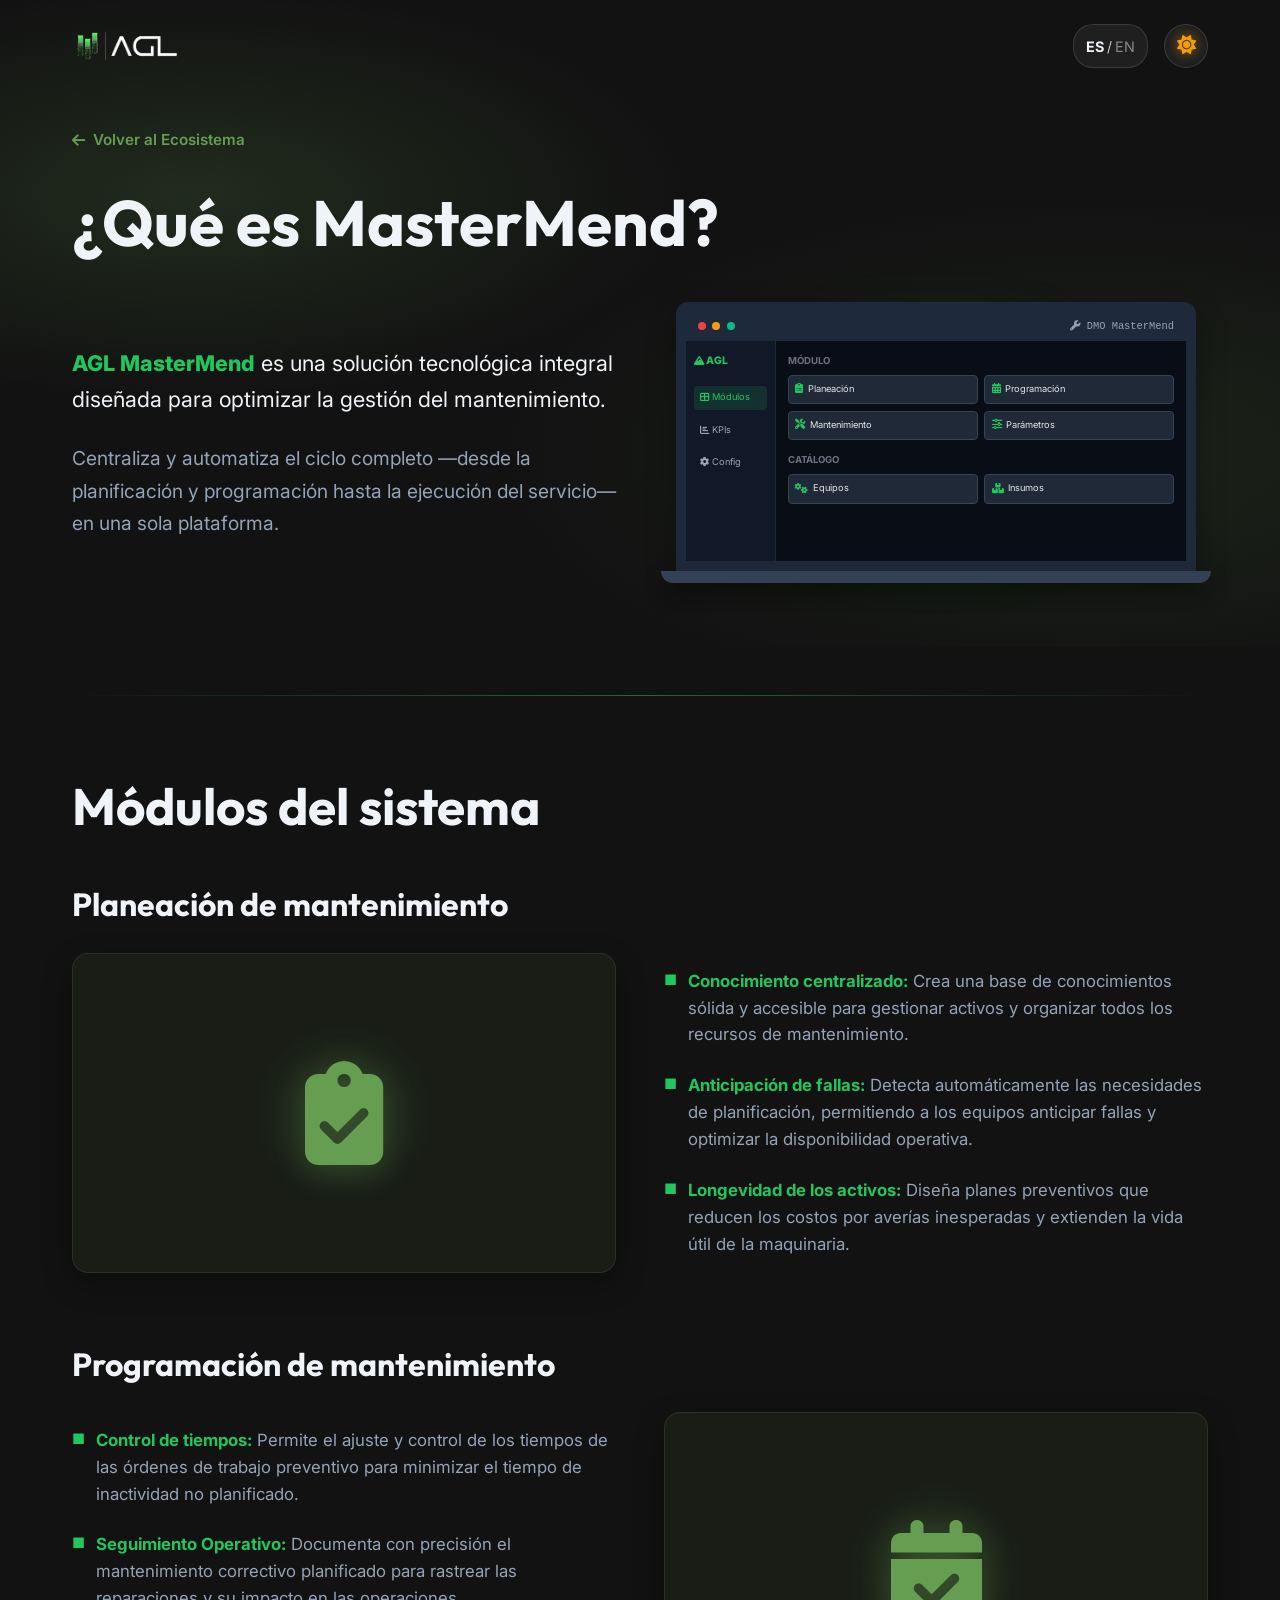
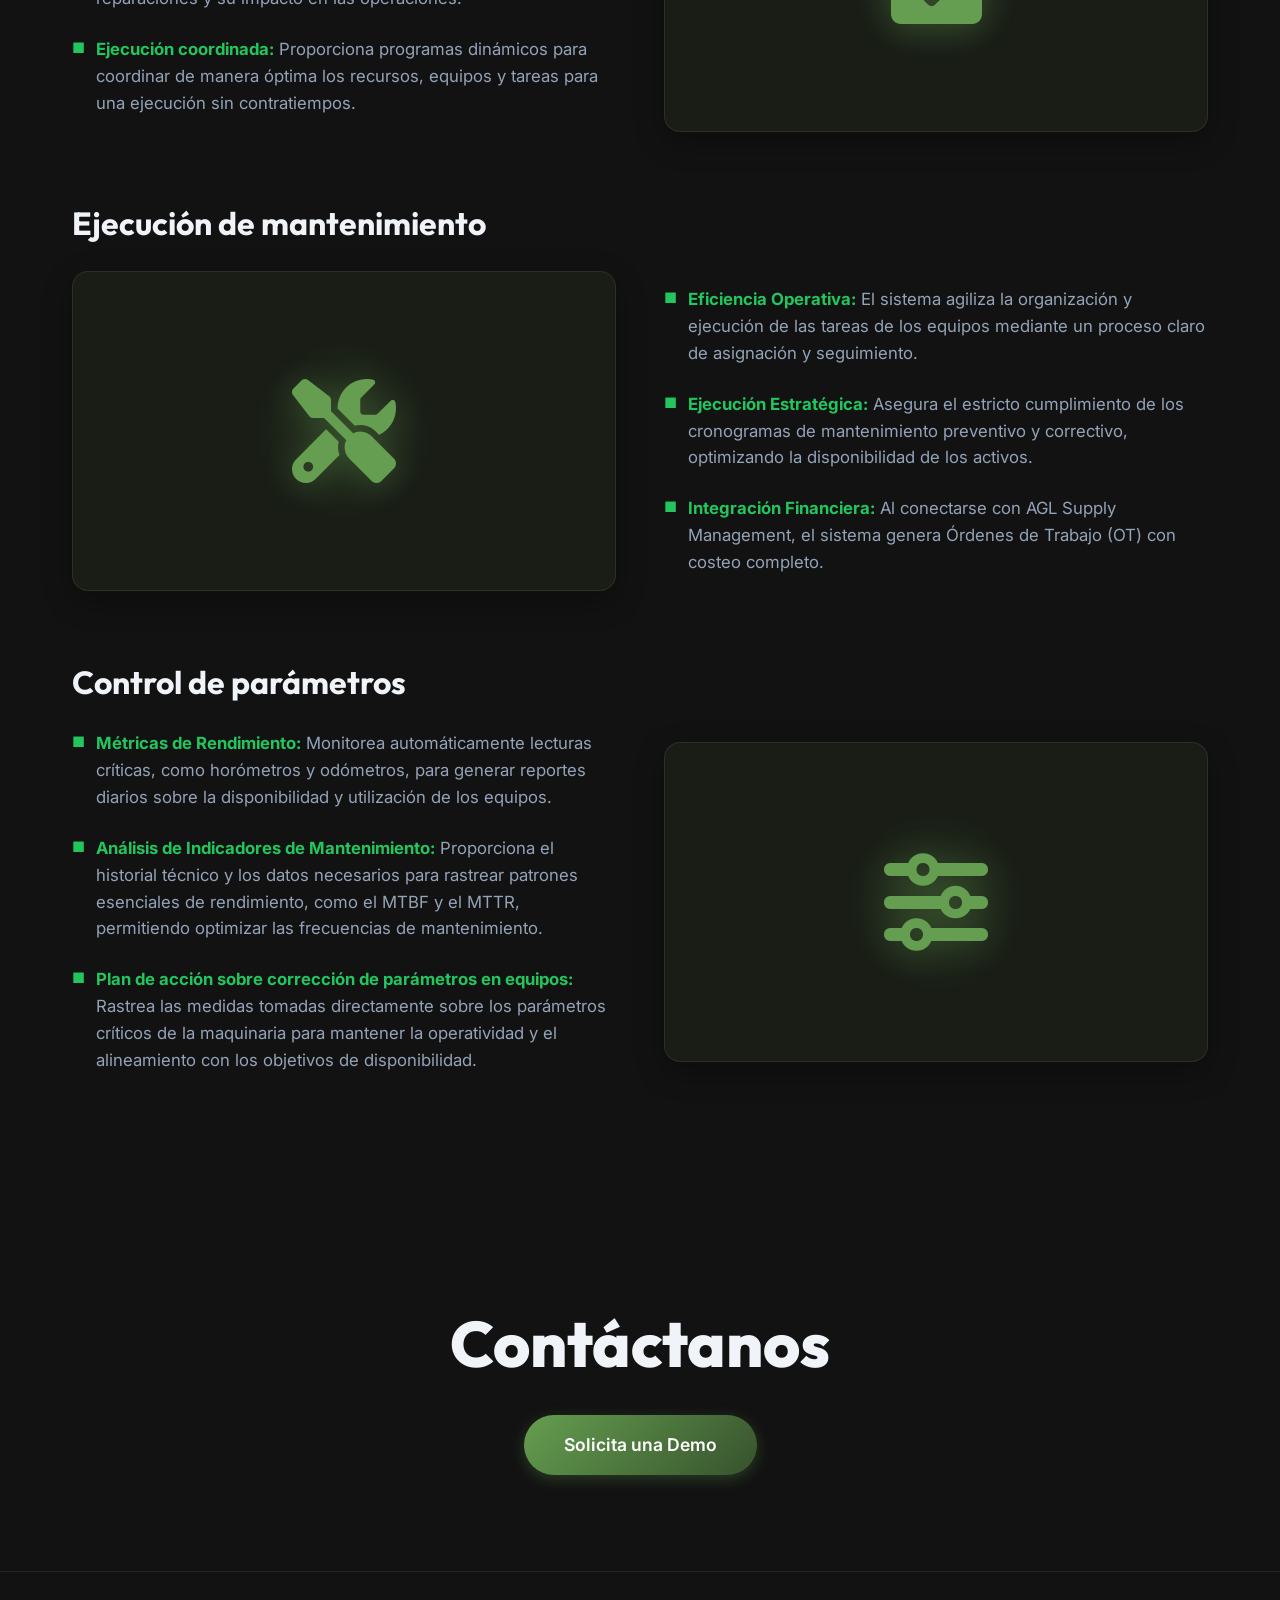
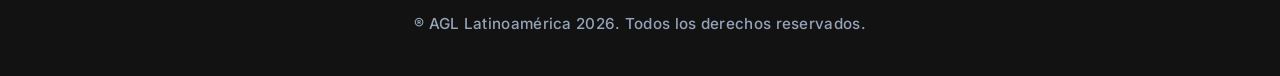
<file: servicios/operativos/MASTERMEND/master.html>
<!DOCTYPE html>
<html lang="es">

<head>
    <meta charset="UTF-8">
    <meta name="viewport" content="width=device-width, initial-scale=1.0">
    <title>MasterMend | AGL Latinoamérica</title>
    <meta name="description"
        content="AGL MasterMend es una solución tecnológica integral diseñada para optimizar la gestión del mantenimiento minero.">
    <script>
        (function () {
            const savedTheme = localStorage.getItem('agl-theme');
            if (savedTheme === 'light') {
                document.documentElement.setAttribute('data-theme', 'light');
            }
        })();
    </script>
    <!-- Favicon -->
    <link rel="icon" type="image/png" href="../../../Logos/favicon.png">
    <!-- Google Fonts -->
    <link rel="preconnect" href="https://fonts.googleapis.com">
    <link rel="preconnect" href="https://fonts.gstatic.com" crossorigin>
    <link
        href="https://fonts.googleapis.com/css2?family=Inter:wght@300;400;600;700&family=Outfit:wght@400;600;800&display=swap"
        rel="stylesheet">
    <!-- FontAwesome para iconos -->
    <link rel="stylesheet" href="https://cdnjs.cloudflare.com/ajax/libs/font-awesome/6.4.0/css/all.min.css">
    <link rel="stylesheet" href="master_style.css">
</head>

<body>
    <!-- Navbar -->
    <nav class="navbar">
        <div class="container nav-container">
            <a href="../../../index.html#ecosistema" class="logo" title="Volver al inicio">
                <img src="../../../Logos/logo blanco.png" alt="AGL" class="logo-img theme-logo" id="nav-logo">
            </a>
            <div class="nav-actions">
                <button class="theme-toggle-btn" id="lang-toggle-desktop" aria-label="Cambiar idioma"
                    title="Cambiar idioma"
                    style="width: auto; padding: 0 12px; border-radius: 20px; font-family: 'Inter', sans-serif; font-size: 0.9rem;">
                    <span class="lang-es" style="font-weight: 700; transition: 0.3s;">ES</span>
                    <span style="margin: 0 3px; font-weight: 300;">/</span>
                    <span class="lang-en" style="font-weight: 400; opacity: 0.5; transition: 0.3s;">EN</span>
                </button>
                <button class="theme-toggle-btn" id="theme-toggle" aria-label="Cambiar tema claro/oscuro"
                    title="Cambiar tema">
                    <i class="fas fa-sun theme-icon theme-icon-sun"></i>
                    <i class="fas fa-moon theme-icon theme-icon-moon"></i>
                </button>
            </div>
        </div>
    </nav>

    <!-- Hero Section: ¿Qué es MasterMend? -->
    <section class="hero detail-hero">
        <div class="container">
            <a href="../../../index.html#ecosistema" class="back-link"
                data-es="<i class='fas fa-arrow-left'></i> Volver al Ecosistema"
                data-en="<i class='fas fa-arrow-left'></i> Back to Ecosystem"><i class="fas fa-arrow-left"></i> Volver
                al
                Ecosistema</a>

            <div class="section-title-large fade-in-up">
                <h1 data-es="¿Qué es MasterMend?" data-en="What is MasterMend?">¿Qué es MasterMend?</h1>
            </div>

            <div class="mining-intro-grid fade-in-up delay-1">
                <div class="mining-intro-text">
                    <p class="intro-lead"
                        data-es="<strong class='highlight-green-text'>AGL MasterMend</strong> es una solución tecnológica integral diseñada para optimizar la gestión del mantenimiento."
                        data-en="<strong class='highlight-green-text'>AGL MasterMend</strong> is a comprehensive technological solution designed to optimize maintenance management.">
                        <strong class="highlight-green-text">AGL MasterMend</strong> es una solución tecnológica
                        integral diseñada para optimizar la gestión del mantenimiento.
                    </p>
                    <p class="intro-sub"
                        data-es="Centraliza y automatiza el ciclo completo —desde la planificación y programación hasta la ejecución del servicio— en una sola plataforma."
                        data-en="It centralizes and automates the complete cycle—from planning and scheduling to service execution—in a single platform.">
                        Centraliza y automatiza el ciclo completo —desde la planificación y programación hasta la
                        ejecución del servicio— en una sola plataforma.
                    </p>
                </div>

                <div class="mining-mockup-wrapper">
                    <div class="laptop-container">
                        <div class="laptop-glow"></div>
                        <div class="laptop-screen">
                            <div class="screen-header">
                                <span class="dot red"></span>
                                <span class="dot yellow"></span>
                                <span class="dot green"></span>
                                <span class="screen-title"><i class="fas fa-wrench"></i> DMO MasterMend</span>
                            </div>
                            <div class="screen-body">
                                <div class="app-sidebar">
                                    <div class="app-logo-small"><i class="fas fa-mountain"></i> AGL</div>
                                    <div class="app-nav-item active" data-es="<i class='fas fa-th-large'></i> Módulos"
                                        data-en="<i class='fas fa-th-large'></i> Modules"><i
                                            class="fas fa-th-large"></i> Módulos</div>
                                    <div class="app-nav-item"><i class="fas fa-chart-bar"></i> KPIs</div>
                                    <div class="app-nav-item"><i class="fas fa-cog"></i> Config</div>
                                </div>
                                <div class="app-content">
                                    <div class="app-section-title" data-es="Módulo" data-en="Module">Módulo</div>
                                    <div class="app-cards-grid">
                                        <div class="app-card" data-es="<i class='fas fa-clipboard-list'></i> Planeación"
                                            data-en="<i class='fas fa-clipboard-list'></i> Planning"><i
                                                class="fas fa-clipboard-list"></i> Planeación</div>
                                        <div class="app-card" data-es="<i class='fas fa-calendar-alt'></i> Programación"
                                            data-en="<i class='fas fa-calendar-alt'></i> Scheduling"><i
                                                class="fas fa-calendar-alt"></i> Programación</div>
                                        <div class="app-card" data-es="<i class='fas fa-tools'></i> Mantenimiento"
                                            data-en="<i class='fas fa-tools'></i> Maintenance"><i
                                                class="fas fa-tools"></i> Mantenimiento</div>
                                        <div class="app-card" data-es="<i class='fas fa-sliders-h'></i> Parámetros"
                                            data-en="<i class='fas fa-sliders-h'></i> Parameters"><i
                                                class="fas fa-sliders-h"></i> Parámetros</div>
                                    </div>
                                    <div class="app-section-title" data-es="Catálogo" data-en="Catalog">Catálogo</div>
                                    <div class="app-cards-grid">
                                        <div class="app-card small" data-es="<i class='fas fa-cogs'></i> Equipos"
                                            data-en="<i class='fas fa-cogs'></i> Equipment"><i class="fas fa-cogs"></i>
                                            Equipos</div>
                                        <div class="app-card small" data-es="<i class='fas fa-boxes'></i> Insumos"
                                            data-en="<i class='fas fa-boxes'></i> Supplies"><i class="fas fa-boxes"></i>
                                            Insumos</div>
                                    </div>
                                </div>
                            </div>
                        </div>
                        <div class="laptop-base"></div>
                    </div>
                </div>
            </div>
        </div>
    </section>

    <div class="container">
        <hr class="section-divider">
    </div>

    <!-- Módulos del Sistema -->
    <section class="modules-section">
        <div class="container">
            <div class="section-header fade-in-up">
                <h2 class="modules-main-title" data-es="Módulos del sistema" data-en="System Modules">Módulos del
                    sistema</h2>
            </div>

            <!-- Módulo 1: Planeación de mantenimiento -->
            <div class="module-block fade-in-up">
                <h3 class="module-title" data-es="Planeación de mantenimiento" data-en="Maintenance Planning">Planeación
                    de mantenimiento</h3>
                <div class="module-grid">
                    <div class="module-icon-large-container">
                        <i class="fas fa-clipboard-check module-large-icon"></i>
                    </div>
                    <div class="module-info">
                        <ul class="module-bullets">
                            <li data-es="<strong>Conocimiento centralizado:</strong> Crea una base de conocimientos sólida y accesible para gestionar activos y organizar todos los recursos de mantenimiento."
                                data-en="<strong>Centralized knowledge:</strong> Creates a solid and accessible knowledge base to manage assets and organize all maintenance resources.">
                                <strong>Conocimiento centralizado:</strong> Crea una base de conocimientos sólida y
                                accesible para gestionar activos y organizar todos los recursos de mantenimiento.
                            </li>
                            <li data-es="<strong>Anticipación de fallas:</strong> Detecta automáticamente las necesidades de planificación, permitiendo a los equipos anticipar fallas y optimizar la disponibilidad operativa."
                                data-en="<strong>Failure Anticipation:</strong> Automatically detects planning needs, allowing teams to anticipate failures and optimize operational availability.">
                                <strong>Anticipación de fallas:</strong> Detecta automáticamente las necesidades de
                                planificación, permitiendo a los equipos anticipar fallas y optimizar la disponibilidad
                                operativa.
                            </li>
                            <li data-es="<strong>Longevidad de los activos:</strong> Diseña planes preventivos que reducen los costos por averías inesperadas y extienden la vida útil de la maquinaria."
                                data-en="<strong>Asset longevity:</strong> Designs preventive plans that reduce costs from unexpected breakdowns and extend the lifespan of machinery.">
                                <strong>Longevidad de los activos:</strong> Diseña planes preventivos que reducen los
                                costos por averías inesperadas y extienden la vida útil de la maquinaria.
                            </li>
                        </ul>
                    </div>
                </div>
            </div>

            <!-- Módulo 2: Programación de mantenimiento -->
            <div class="module-block fade-in-up delay-1">
                <h3 class="module-title" data-es="Programación de mantenimiento" data-en="Maintenance Scheduling">
                    Programación de mantenimiento</h3>
                <div class="module-grid">
                    <div class="module-info">
                        <ul class="module-bullets">
                            <li data-es="<strong>Control de tiempos:</strong> Permite el ajuste y control de los tiempos de las órdenes de trabajo preventivo para minimizar el tiempo de inactividad no planificado."
                                data-en="<strong>Time Control:</strong> Allows the adjustment and control of preventive work order times to minimize unplanned downtime.">
                                <strong>Control de tiempos:</strong> Permite el ajuste y control de los tiempos de las
                                órdenes de trabajo preventivo para minimizar el tiempo de inactividad no planificado.
                            </li>
                            <li data-es="<strong>Seguimiento Operativo:</strong> Documenta con precisión el mantenimiento correctivo planificado para rastrear las reparaciones y su impacto en las operaciones."
                                data-en="<strong>Operational Tracking:</strong> Accurately documents planned corrective maintenance to track repairs and their impact on operations.">
                                <strong>Seguimiento Operativo:</strong> Documenta con precisión el mantenimiento
                                correctivo planificado para rastrear las reparaciones y su impacto en las operaciones.
                            </li>
                            <li data-es="<strong>Ejecución coordinada:</strong> Proporciona programas dinámicos para coordinar de manera óptima los recursos, equipos y tareas para una ejecución sin contratiempos."
                                data-en="<strong>Coordinated execution:</strong> Provides dynamic schedules to optimally coordinate resources, equipment, and tasks for seamless execution.">
                                <strong>Ejecución coordinada:</strong> Proporciona programas dinámicos para coordinar de
                                manera óptima los recursos, equipos y tareas para una ejecución sin contratiempos.
                            </li>
                        </ul>
                    </div>
                    <div class="module-icon-large-container">
                        <i class="fas fa-calendar-check module-large-icon"></i>
                    </div>
                </div>
            </div>

            <!-- Módulo 3: Ejecución de mantenimiento -->
            <div class="module-block fade-in-up delay-2">
                <h3 class="module-title" data-es="Ejecución de mantenimiento" data-en="Maintenance Execution">Ejecución
                    de mantenimiento</h3>
                <div class="module-grid">
                    <div class="module-icon-large-container">
                        <i class="fas fa-tools module-large-icon"></i>
                    </div>
                    <div class="module-info">
                        <ul class="module-bullets">
                            <li data-es="<strong>Eficiencia Operativa:</strong> El sistema agiliza la organización y ejecución de las tareas de los equipos mediante un proceso claro de asignación y seguimiento."
                                data-en="<strong>Operational Efficiency:</strong> The system streamlines the organization and execution of team tasks through a clear assignment and tracking process.">
                                <strong>Eficiencia Operativa:</strong> El sistema agiliza la organización y ejecución de
                                las tareas de los equipos mediante un proceso claro de asignación y seguimiento.
                            </li>
                            <li data-es="<strong>Ejecución Estratégica:</strong> Asegura el estricto cumplimiento de los cronogramas de mantenimiento preventivo y correctivo, optimizando la disponibilidad de los activos."
                                data-en="<strong>Strategic Execution:</strong> Ensures strict compliance with preventive and corrective maintenance schedules, optimizing asset availability.">
                                <strong>Ejecución Estratégica:</strong> Asegura el estricto cumplimiento de los
                                cronogramas de mantenimiento preventivo y correctivo, optimizando la disponibilidad de
                                los activos.
                            </li>
                            <li data-es="<strong>Integración Financiera:</strong> Al conectarse con AGL Supply Management, el sistema genera Órdenes de Trabajo (OT) con costeo completo."
                                data-en="<strong>Financial Integration:</strong> By connecting with AGL Supply Management, the system generates fully costed Work Orders (WO).">
                                <strong>Integración Financiera:</strong> Al conectarse con AGL Supply Management, el
                                sistema genera Órdenes de Trabajo (OT) con costeo completo.
                            </li>
                        </ul>
                    </div>
                </div>
            </div>

            <!-- Módulo 4: Control de parámetros -->
            <div class="module-block fade-in-up delay-1">
                <h3 class="module-title" data-es="Control de parámetros" data-en="Parameter Control">Control de
                    parámetros</h3>
                <div class="module-grid">
                    <div class="module-info">
                        <ul class="module-bullets">
                            <li data-es="<strong>Métricas de Rendimiento:</strong> Monitorea automáticamente lecturas críticas, como horómetros y odómetros, para generar reportes diarios sobre la disponibilidad y utilización de los equipos."
                                data-en="<strong>Performance Metrics:</strong> Automatically monitors critical readings, such as hour meters and odometers, to generate daily reports on equipment availability and utilization.">
                                <strong>Métricas de Rendimiento:</strong> Monitorea automáticamente lecturas críticas,
                                como horómetros y odómetros, para generar reportes diarios sobre la disponibilidad y
                                utilización de los equipos.
                            </li>
                            <li data-es="<strong>Análisis de Indicadores de Mantenimiento:</strong> Proporciona el historial técnico y los datos necesarios para rastrear patrones esenciales de rendimiento, como el MTBF y el MTTR, permitiendo optimizar las frecuencias de mantenimiento."
                                data-en="<strong>Maintenance Indicator Analysis:</strong> Provides technical history and data needed to track essential performance patterns like MTBF and MTTR, allowing optimization of maintenance frequencies.">
                                <strong>Análisis de Indicadores de Mantenimiento:</strong> Proporciona el historial
                                técnico y los datos necesarios para rastrear patrones esenciales de rendimiento, como el
                                MTBF y el MTTR, permitiendo optimizar las frecuencias de mantenimiento.
                            </li>
                            <li data-es="<strong>Plan de acción sobre corrección de parámetros en equipos:</strong> Rastrea las medidas tomadas directamente sobre los parámetros críticos de la maquinaria para mantener la operatividad y el alineamiento con los objetivos de disponibilidad."
                                data-en="<strong>Action plan for equipment parameter correction:</strong> Tracks measures taken directly on critical machinery parameters to maintain operability and alignment with availability objectives.">
                                <strong>Plan de acción sobre corrección de parámetros en equipos:</strong> Rastrea las
                                medidas tomadas directamente sobre los parámetros críticos de la maquinaria para
                                mantener la operatividad y el alineamiento con los objetivos de disponibilidad.
                            </li>
                        </ul>
                    </div>
                    <div class="module-icon-large-container">
                        <i class="fas fa-sliders-h module-large-icon"></i>
                    </div>
                </div>
            </div>

        </div>
    </section>

    <!-- Sección de Contacto -->
    <section class="cta form-section" id="contacto">
        <div class="container cta-container fade-in-up">
            <h2 class="contact-title" data-es="Contáctanos" data-en="Contact Us">Contáctanos</h2>
            <a href="https://wa.me/526182922284?text=Hola,%20quisiera%20agendar%20una%20demostración%20de%20MasterMend"
                target="_blank" class="btn btn-primary btn-large" data-es="Solicita una Demo" data-en="Request a Demo">
                Solicita una Demo
            </a>
        </div>
    </section>

    <!-- Footer Simplificado -->
    <footer class="simple-footer">
        <div class="container footer-centered">
            <div class="footer-copy-centered" data-es="&reg; AGL Latinoamérica 2026. Todos los derechos reservados."
                data-en="&reg; AGL Latin America 2026. All rights reserved.">
                &reg; AGL Latinoamérica 2026. Todos los derechos reservados.
            </div>
        </div>
    </footer>

    <!-- Script de Traducción -->
    <script>
        document.addEventListener('DOMContentLoaded', () => {
            const langBtns = [document.getElementById('lang-toggle-desktop')].filter(Boolean);
            let currentLang = localStorage.getItem('agl-lang') || 'es';

            function applyLanguage(lang) {
                currentLang = lang;
                localStorage.setItem('agl-lang', currentLang);

                // Actualizar estilo visual del Switch
                document.querySelectorAll('.lang-es').forEach(el => {
                    el.style.fontWeight = currentLang === 'es' ? '700' : '400';
                    el.style.opacity = currentLang === 'es' ? '1' : '0.5';
                });
                document.querySelectorAll('.lang-en').forEach(el => {
                    el.style.fontWeight = currentLang === 'en' ? '700' : '400';
                    el.style.opacity = currentLang === 'en' ? '1' : '0.5';
                });

                // Traducir todos los elementos de texto
                document.querySelectorAll('[data-en]').forEach(el => {
                    const txt = el.getAttribute(`data-${currentLang}`);
                    if (txt !== null) el.innerHTML = txt;
                });
            }

            if (currentLang !== 'es') {
                applyLanguage(currentLang);
            }

            langBtns.forEach(btn => {
                btn.addEventListener('click', () => {
                    const nextLang = currentLang === 'es' ? 'en' : 'es';
                    applyLanguage(nextLang);
                });
            });
        });
    </script>
    <script src="script_master.js"></script>
</body>

</html>
</file>
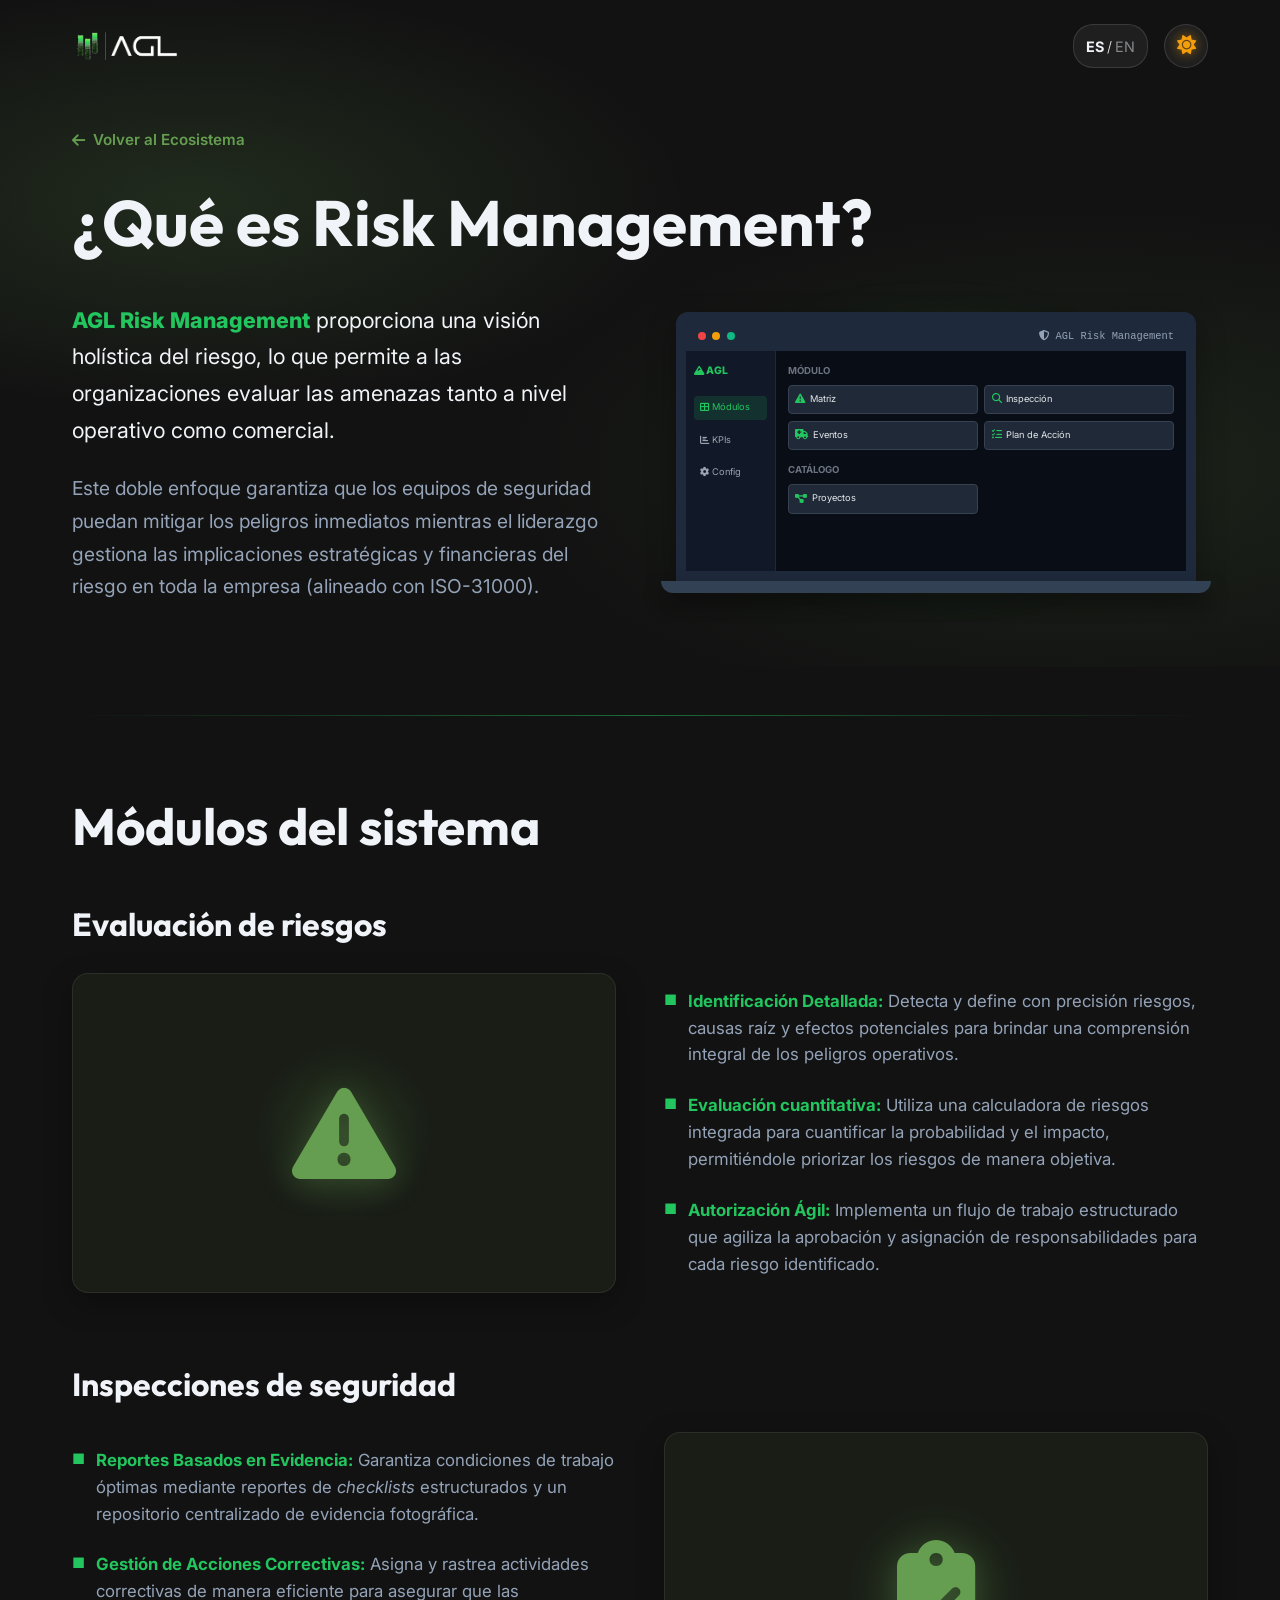
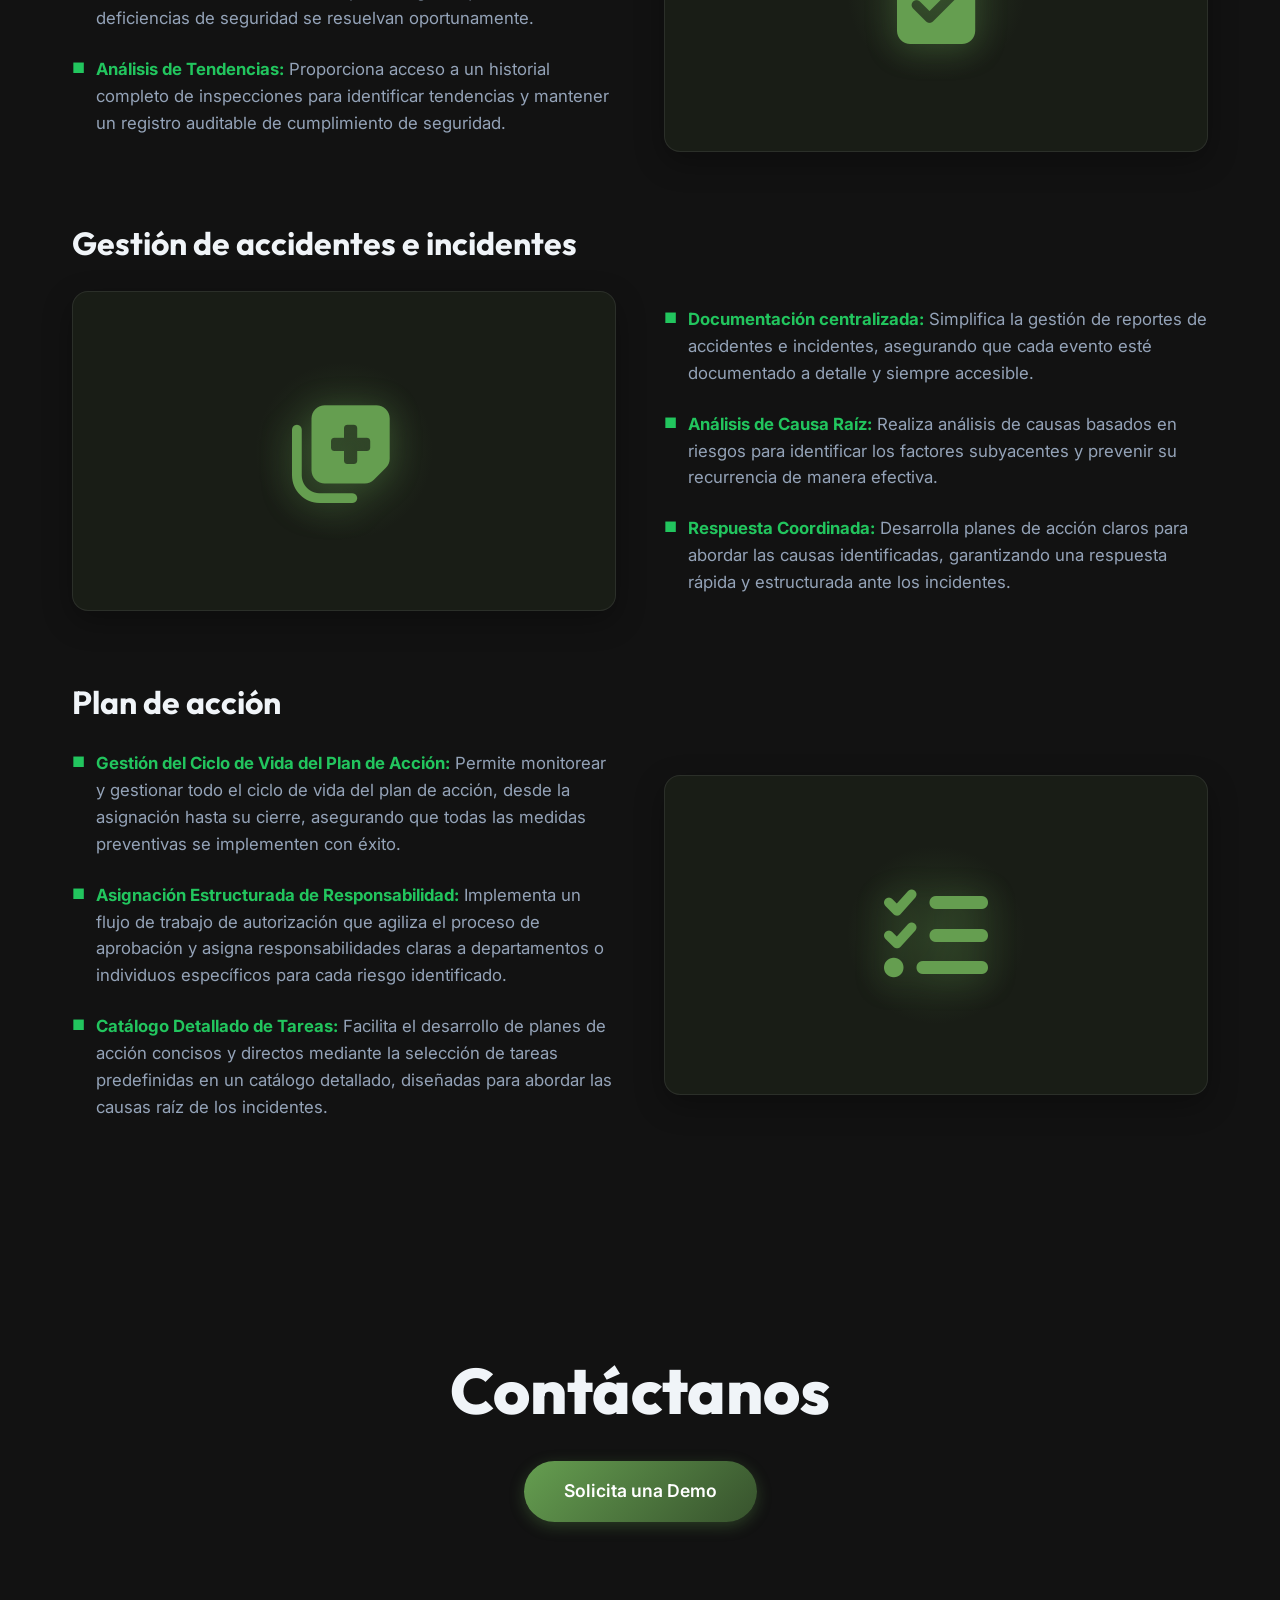
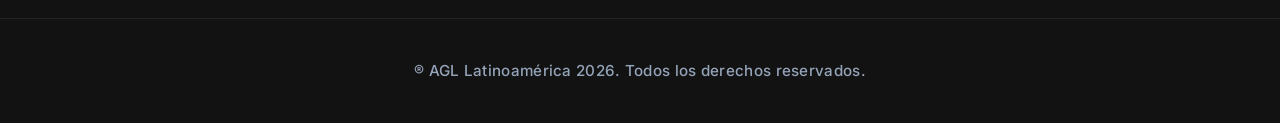
<file: servicios/operativos/Risk Management/risk.html>
<!DOCTYPE html>
<html lang="es">

<head>
    <meta charset="UTF-8">
    <meta name="viewport" content="width=device-width, initial-scale=1.0">
    <title>Risk Management | AGL Latinoamérica</title>
    <meta name="description"
        content="AGL Risk Management proporciona una visión holística del riesgo, permitiendo a las organizaciones evaluar amenazas a nivel operativo y comercial.">
    <script>
        (function () {
            const savedTheme = localStorage.getItem('agl-theme');
            if (savedTheme === 'light') {
                document.documentElement.setAttribute('data-theme', 'light');
            }
        })();
    </script>
    <!-- Favicon -->
    <link rel="icon" type="image/png" href="../../../Logos/favicon.png">
    <!-- Google Fonts -->
    <link rel="preconnect" href="https://fonts.googleapis.com">
    <link rel="preconnect" href="https://fonts.gstatic.com" crossorigin>
    <link
        href="https://fonts.googleapis.com/css2?family=Inter:wght@300;400;600;700&family=Outfit:wght@400;600;800&display=swap"
        rel="stylesheet">
    <!-- FontAwesome para iconos -->
    <link rel="stylesheet" href="https://cdnjs.cloudflare.com/ajax/libs/font-awesome/6.4.0/css/all.min.css">
    <link rel="stylesheet" href="risk_style.css">
</head>

<body>
    <!-- Navbar -->
    <nav class="navbar">
        <div class="container nav-container">
            <a href="../../../index.html#ecosistema" class="logo" title="Volver al inicio">
                <img src="../../../Logos/logo blanco.png" alt="AGL" class="logo-img theme-logo" id="nav-logo">
            </a>
            <div class="nav-actions">
                <button class="theme-toggle-btn" id="lang-toggle-desktop" aria-label="Cambiar idioma"
                    title="Cambiar idioma"
                    style="width: auto; padding: 0 12px; border-radius: 20px; font-family: 'Inter', sans-serif; font-size: 0.9rem;">
                    <span class="lang-es" style="font-weight: 700; transition: 0.3s;">ES</span>
                    <span style="margin: 0 3px; font-weight: 300;">/</span>
                    <span class="lang-en" style="font-weight: 400; opacity: 0.5; transition: 0.3s;">EN</span>
                </button>
                <button class="theme-toggle-btn" id="theme-toggle" aria-label="Cambiar tema claro/oscuro"
                    title="Cambiar tema">
                    <i class="fas fa-sun theme-icon theme-icon-sun"></i>
                    <i class="fas fa-moon theme-icon theme-icon-moon"></i>
                </button>
            </div>
        </div>
    </nav>
    <!-- Hero Section: ¿Qué es Risk Management? -->
    <section class="hero detail-hero">
        <div class="container">
            <a href="../../../index.html#ecosistema" class="back-link"
                data-es="<i class='fas fa-arrow-left'></i> Volver al Ecosistema"
                data-en="<i class='fas fa-arrow-left'></i> Back to Ecosystem"><i class="fas fa-arrow-left"></i> Volver
                al
                Ecosistema</a>

            <div class="section-title-large fade-in-up">
                <h1 data-es="¿Qué es Risk Management?" data-en="What is Risk Management?">¿Qué es Risk Management?</h1>
            </div>

            <div class="mining-intro-grid fade-in-up delay-1">
                <div class="mining-intro-text">
                    <p class="intro-lead"
                        data-es="<strong class='highlight-green-text'>AGL Risk Management</strong> proporciona una visión holística del riesgo, lo que permite a las organizaciones evaluar las amenazas tanto a nivel operativo como comercial."
                        data-en="<strong class='highlight-green-text'>AGL Risk Management</strong> provides a holistic view of risk, allowing organizations to evaluate threats at both the operational and business levels.">
                        <strong class="highlight-green-text">AGL Risk Management</strong> proporciona una visión
                        holística del riesgo, lo que permite a las organizaciones evaluar las amenazas tanto a nivel
                        operativo como comercial.
                    </p>
                    <p class="intro-sub"
                        data-es="Este doble enfoque garantiza que los equipos de seguridad puedan mitigar los peligros inmediatos mientras el liderazgo gestiona las implicaciones estratégicas y financieras del riesgo en toda la empresa (alineado con ISO-31000)."
                        data-en="This dual approach ensures safety teams can mitigate immediate hazards while leadership manages the strategic and financial implications of risk across the enterprise (aligned with ISO-31000).">
                        Este doble enfoque garantiza que los equipos de seguridad puedan mitigar los peligros inmediatos
                        mientras el liderazgo gestiona las implicaciones estratégicas y financieras del riesgo en toda
                        la empresa (alineado con ISO-31000).
                    </p>
                </div>

                <div class="mining-mockup-wrapper">
                    <div class="laptop-container">
                        <div class="laptop-glow"></div>
                        <div class="laptop-screen">
                            <div class="screen-header">
                                <span class="dot red"></span>
                                <span class="dot yellow"></span>
                                <span class="dot green"></span>
                                <span class="screen-title"><i class="fas fa-shield-alt"></i> AGL Risk Management</span>
                            </div>
                            <div class="screen-body">
                                <div class="app-sidebar">
                                    <div class="app-logo-small"><i class="fas fa-mountain"></i> AGL</div>
                                    <div class="app-nav-item active" data-es="<i class='fas fa-th-large'></i> Módulos"
                                        data-en="<i class='fas fa-th-large'></i> Modules"><i
                                            class="fas fa-th-large"></i> Módulos</div>
                                    <div class="app-nav-item"><i class="fas fa-chart-bar"></i> KPIs</div>
                                    <div class="app-nav-item"><i class="fas fa-cog"></i> Config</div>
                                </div>
                                <div class="app-content">
                                    <div class="app-section-title" data-es="Módulo" data-en="Module">Módulo</div>
                                    <div class="app-cards-grid">
                                        <div class="app-card"
                                            data-es="<i class='fas fa-exclamation-triangle'></i> Matriz"
                                            data-en="<i class='fas fa-exclamation-triangle'></i> Matrix"><i
                                                class="fas fa-exclamation-triangle"></i> Matriz</div>
                                        <div class="app-card" data-es="<i class='fas fa-search'></i> Inspección"
                                            data-en="<i class='fas fa-search'></i> Inspection"><i
                                                class="fas fa-search"></i> Inspección</div>
                                        <div class="app-card" data-es="<i class='fas fa-ambulance'></i> Eventos"
                                            data-en="<i class='fas fa-ambulance'></i> Events"><i
                                                class="fas fa-ambulance"></i> Eventos</div>
                                        <div class="app-card" data-es="<i class='fas fa-tasks'></i> Plan de Acción"
                                            data-en="<i class='fas fa-tasks'></i> Action Plan"><i
                                                class="fas fa-tasks"></i> Plan de Acción</div>
                                    </div>
                                    <div class="app-section-title" data-es="Catálogo" data-en="Catalog">Catálogo</div>
                                    <div class="app-cards-grid">
                                        <div class="app-card small"
                                            data-es="<i class='fas fa-project-diagram'></i> Proyectos"
                                            data-en="<i class='fas fa-project-diagram'></i> Projects"><i
                                                class="fas fa-project-diagram"></i> Proyectos
                                        </div>
                                    </div>
                                </div>
                            </div>
                        </div>
                        <div class="laptop-base"></div>
                    </div>
                </div>
            </div>
        </div>
    </section>

    <div class="container">
        <hr class="section-divider">
    </div>

    <!-- Módulos del Sistema -->
    <section class="modules-section">
        <div class="container">
            <div class="section-header fade-in-up">
                <h2 class="modules-main-title" data-es="Módulos del sistema" data-en="System Modules">Módulos del
                    sistema</h2>
            </div>

            <!-- Módulo 1: Evaluación de riesgos -->
            <div class="module-block fade-in-up">
                <h3 class="module-title" data-es="Evaluación de riesgos" data-en="Risk Assessment">Evaluación de riesgos
                </h3>
                <div class="module-grid">
                    <div class="module-icon-large-container">
                        <i class="fas fa-exclamation-triangle module-large-icon"></i>
                    </div>
                    <div class="module-info">
                        <ul class="module-bullets">
                            <li data-es="<strong>Identificación Detallada:</strong> Detecta y define con precisión riesgos, causas raíz y efectos potenciales para brindar una comprensión integral de los peligros operativos."
                                data-en="<strong>Detailed Identification:</strong> Accurately detects and defines risks, root causes, and potential effects to provide a comprehensive understanding of operational hazards.">
                                <strong>Identificación Detallada:</strong> Detecta y define con precisión riesgos,
                                causas raíz y efectos potenciales para brindar una comprensión integral de los peligros
                                operativos.
                            </li>
                            <li data-es="<strong>Evaluación cuantitativa:</strong> Utiliza una calculadora de riesgos integrada para cuantificar la probabilidad y el impacto, permitiéndole priorizar los riesgos de manera objetiva."
                                data-en="<strong>Quantitative Evaluation:</strong> Uses an integrated risk calculator to quantify probability and impact, allowing you to prioritize risks objectively.">
                                <strong>Evaluación cuantitativa:</strong> Utiliza una calculadora de riesgos integrada
                                para cuantificar la probabilidad y el impacto, permitiéndole priorizar los riesgos de
                                manera objetiva.
                            </li>
                            <li data-es="<strong>Autorización Ágil:</strong> Implementa un flujo de trabajo estructurado que agiliza la aprobación y asignación de responsabilidades para cada riesgo identificado."
                                data-en="<strong>Agile Authorization:</strong> Implements a structured workflow that streamlines approval and responsibility assignment for each identified risk.">
                                <strong>Autorización Ágil:</strong> Implementa un flujo de trabajo estructurado que
                                agiliza la aprobación y asignación de responsabilidades para cada riesgo identificado.
                            </li>
                        </ul>
                    </div>
                </div>
            </div>

            <!-- Módulo 2: Inspecciones de seguridad -->
            <div class="module-block fade-in-up delay-1">
                <h3 class="module-title" data-es="Inspecciones de seguridad" data-en="Safety Inspections">Inspecciones
                    de seguridad</h3>
                <div class="module-grid">
                    <div class="module-info">
                        <ul class="module-bullets">
                            <li data-es="<strong>Reportes Basados en Evidencia:</strong> Garantiza condiciones de trabajo óptimas mediante reportes de <em>checklists</em> estructurados y un repositorio centralizado de evidencia fotográfica."
                                data-en="<strong>Evidence-Based Reports:</strong> Ensures optimal working conditions through structured <em>checklists</em> reports and a centralized repository of photographic evidence.">
                                <strong>Reportes Basados en Evidencia:</strong> Garantiza condiciones de trabajo óptimas
                                mediante reportes de <em>checklists</em> estructurados y un repositorio centralizado de
                                evidencia fotográfica.
                            </li>
                            <li data-es="<strong>Gestión de Acciones Correctivas:</strong> Asigna y rastrea actividades correctivas de manera eficiente para asegurar que las deficiencias de seguridad se resuelvan oportunamente."
                                data-en="<strong>Corrective Action Management:</strong> Efficiently assigns and tracks corrective activities to ensure safety deficiencies are resolved in a timely manner.">
                                <strong>Gestión de Acciones Correctivas:</strong> Asigna y rastrea actividades
                                correctivas de manera eficiente para asegurar que las deficiencias de seguridad se
                                resuelvan oportunamente.
                            </li>
                            <li data-es="<strong>Análisis de Tendencias:</strong> Proporciona acceso a un historial completo de inspecciones para identificar tendencias y mantener un registro auditable de cumplimiento de seguridad."
                                data-en="<strong>Trend Analysis:</strong> Provides access to a comprehensive history of inspections to identify trends and maintain an auditable record of safety compliance.">
                                <strong>Análisis de Tendencias:</strong> Proporciona acceso a un historial completo de
                                inspecciones para identificar tendencias y mantener un registro auditable de
                                cumplimiento de seguridad.
                            </li>
                        </ul>
                    </div>
                    <div class="module-icon-large-container">
                        <i class="fas fa-clipboard-check module-large-icon"></i>
                    </div>
                </div>
            </div>

            <!-- Módulo 3: Gestión de accidentes e incidentes -->
            <div class="module-block fade-in-up delay-2">
                <h3 class="module-title" data-es="Gestión de accidentes e incidentes"
                    data-en="Accident and Incident Management">Gestión de accidentes e incidentes</h3>
                <div class="module-grid">
                    <div class="module-icon-large-container">
                        <i class="fas fa-notes-medical module-large-icon"></i>
                    </div>
                    <div class="module-info">
                        <ul class="module-bullets">
                            <li data-es="<strong>Documentación centralizada:</strong> Simplifica la gestión de reportes de accidentes e incidentes, asegurando que cada evento esté documentado a detalle y siempre accesible."
                                data-en="<strong>Centralized Documentation:</strong> Simplifies the management of accident and incident reports, ensuring every event is documented in detail and always accessible.">
                                <strong>Documentación centralizada:</strong> Simplifica la gestión de reportes de
                                accidentes e incidentes, asegurando que cada evento esté documentado a detalle y siempre
                                accesible.
                            </li>
                            <li data-es="<strong>Análisis de Causa Raíz:</strong> Realiza análisis de causas basados en riesgos para identificar los factores subyacentes y prevenir su recurrencia de manera efectiva."
                                data-en="<strong>Root Cause Analysis:</strong> Conducts risk-based cause analysis to identify underlying factors and prevent their recurrence effectively.">
                                <strong>Análisis de Causa Raíz:</strong> Realiza análisis de causas basados en riesgos
                                para identificar los factores subyacentes y prevenir su recurrencia de manera efectiva.
                            </li>
                            <li data-es="<strong>Respuesta Coordinada:</strong> Desarrolla planes de acción claros para abordar las causas identificadas, garantizando una respuesta rápida y estructurada ante los incidentes."
                                data-en="<strong>Coordinated Response:</strong> Develops clear action plans to address identified causes, ensuring a rapid and structured response to incidents.">
                                <strong>Respuesta Coordinada:</strong> Desarrolla planes de acción claros para abordar
                                las causas identificadas, garantizando una respuesta rápida y estructurada ante los
                                incidentes.
                            </li>
                        </ul>
                    </div>
                </div>
            </div>

            <!-- Módulo 4: Plan de acción -->
            <div class="module-block fade-in-up delay-1">
                <h3 class="module-title" data-es="Plan de acción" data-en="Action Plan">Plan de acción</h3>
                <div class="module-grid">
                    <div class="module-info">
                        <ul class="module-bullets">
                            <li data-es="<strong>Gestión del Ciclo de Vida del Plan de Acción:</strong> Permite monitorear y gestionar todo el ciclo de vida del plan de acción, desde la asignación hasta su cierre, asegurando que todas las medidas preventivas se implementen con éxito."
                                data-en="<strong>Action Plan Lifecycle Management:</strong> Allows monitoring and managing the entire lifecycle of the action plan, from assignment to closure, ensuring all preventive measures are successfully implemented.">
                                <strong>Gestión del Ciclo de Vida del Plan de Acción:</strong> Permite monitorear y
                                gestionar todo el ciclo de vida del plan de acción, desde la asignación hasta su cierre,
                                asegurando que todas las medidas preventivas se implementen con éxito.
                            </li>
                            <li data-es="<strong>Asignación Estructurada de Responsabilidad:</strong> Implementa un flujo de trabajo de autorización que agiliza el proceso de aprobación y asigna responsabilidades claras a departamentos o individuos específicos para cada riesgo identificado."
                                data-en="<strong>Structured Responsibility Assignment:</strong> Implements an authorization workflow that streamlines the approval process and assigns clear responsibilities to specific departments or individuals for each identified risk.">
                                <strong>Asignación Estructurada de Responsabilidad:</strong> Implementa un flujo de
                                trabajo de autorización que agiliza el proceso de aprobación y asigna responsabilidades
                                claras a departamentos o individuos específicos para cada riesgo identificado.
                            </li>
                            <li data-es="<strong>Catálogo Detallado de Tareas:</strong> Facilita el desarrollo de planes de acción concisos y directos mediante la selección de tareas predefinidas en un catálogo detallado, diseñadas para abordar las causas raíz de los incidentes."
                                data-en="<strong>Detailed Task Catalog:</strong> Facilitates the development of concise and direct action plans by selecting predefined tasks from a detailed catalog designed to address the root causes of incidents.">
                                <strong>Catálogo Detallado de Tareas:</strong> Facilita el desarrollo de planes de
                                acción concisos y directos mediante la selección de tareas predefinidas en un catálogo
                                detallado, diseñadas para abordar las causas raíz de los incidentes.
                            </li>
                        </ul>
                    </div>
                    <div class="module-icon-large-container">
                        <i class="fas fa-tasks module-large-icon"></i>
                    </div>
                </div>
            </div>

        </div>
    </section>

    <!-- Sección de Contacto -->
    <section class="cta form-section" id="contacto">
        <div class="container cta-container fade-in-up">
            <h2 class="contact-title" data-es="Contáctanos" data-en="Contact Us">Contáctanos</h2>
            <a href="https://wa.me/526182922284?text=Hola,%20quisiera%20agendar%20una%20demostración%20de%20Risk%20Management"
                target="_blank" class="btn btn-primary btn-large" data-es="Solicita una Demo" data-en="Request a Demo">
                Solicita una Demo
            </a>
        </div>
    </section>

    <!-- Footer Simplificado -->
    <footer class="simple-footer">
        <div class="container footer-centered">
            <div class="footer-copy-centered" data-es="&reg; AGL Latinoamérica 2026. Todos los derechos reservados."
                data-en="&reg; AGL Latin America 2026. All rights reserved.">
                &reg; AGL Latinoamérica 2026. Todos los derechos reservados.
            </div>
        </div>
    </footer>

    <!-- Script de Traducción -->
    <script>
        document.addEventListener('DOMContentLoaded', () => {
            const langBtns = [document.getElementById('lang-toggle-desktop')].filter(Boolean);
            let currentLang = localStorage.getItem('agl-lang') || 'es';

            function applyLanguage(lang) {
                currentLang = lang;
                localStorage.setItem('agl-lang', currentLang);

                // Actualizar estilo visual del Switch
                document.querySelectorAll('.lang-es').forEach(el => {
                    el.style.fontWeight = currentLang === 'es' ? '700' : '400';
                    el.style.opacity = currentLang === 'es' ? '1' : '0.5';
                });
                document.querySelectorAll('.lang-en').forEach(el => {
                    el.style.fontWeight = currentLang === 'en' ? '700' : '400';
                    el.style.opacity = currentLang === 'en' ? '1' : '0.5';
                });

                // Traducir todos los elementos de texto
                document.querySelectorAll('[data-en]').forEach(el => {
                    const txt = el.getAttribute(`data-${currentLang}`);
                    if (txt !== null) el.innerHTML = txt;
                });
            }

            if (currentLang !== 'es') {
                applyLanguage(currentLang);
            }

            langBtns.forEach(btn => {
                btn.addEventListener('click', () => {
                    const nextLang = currentLang === 'es' ? 'en' : 'es';
                    applyLanguage(nextLang);
                });
            });
        });
    </script>
    <script src="script_risk.js"></script>
</body>

</html>
</file>
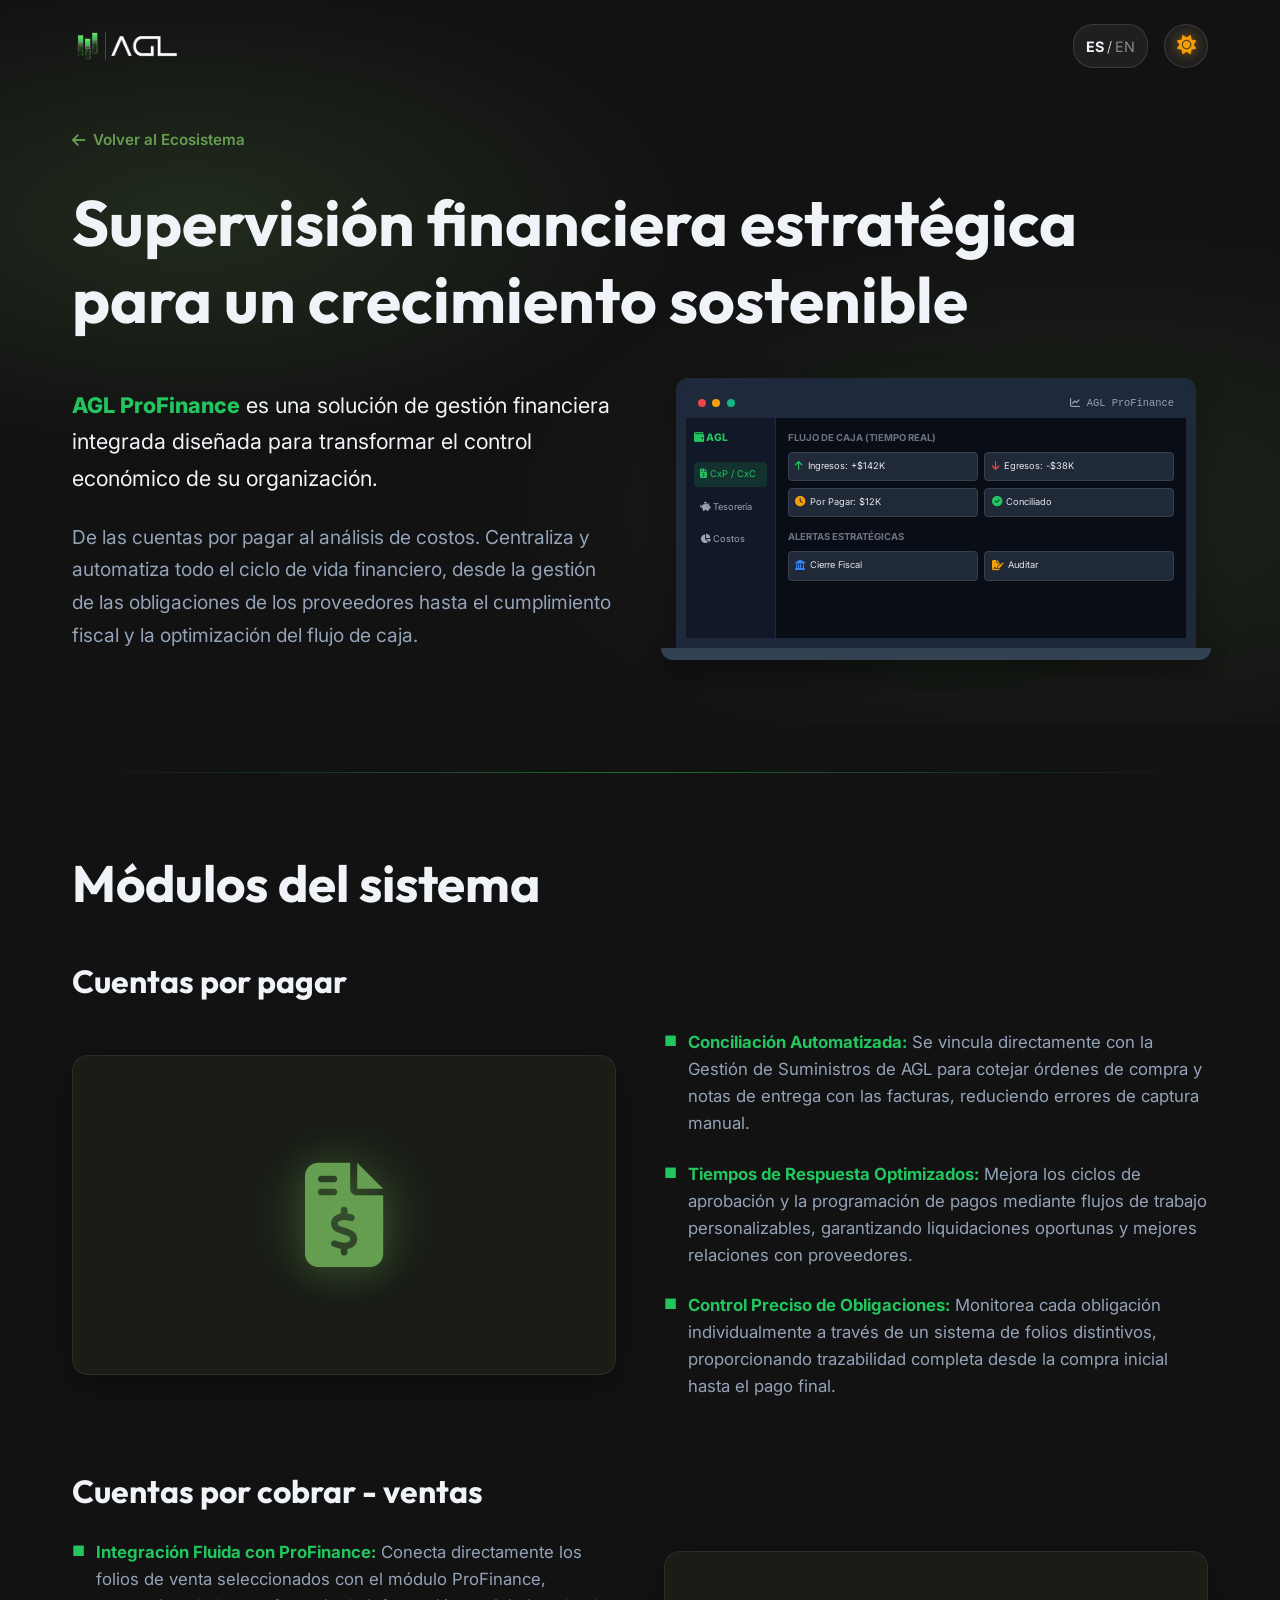
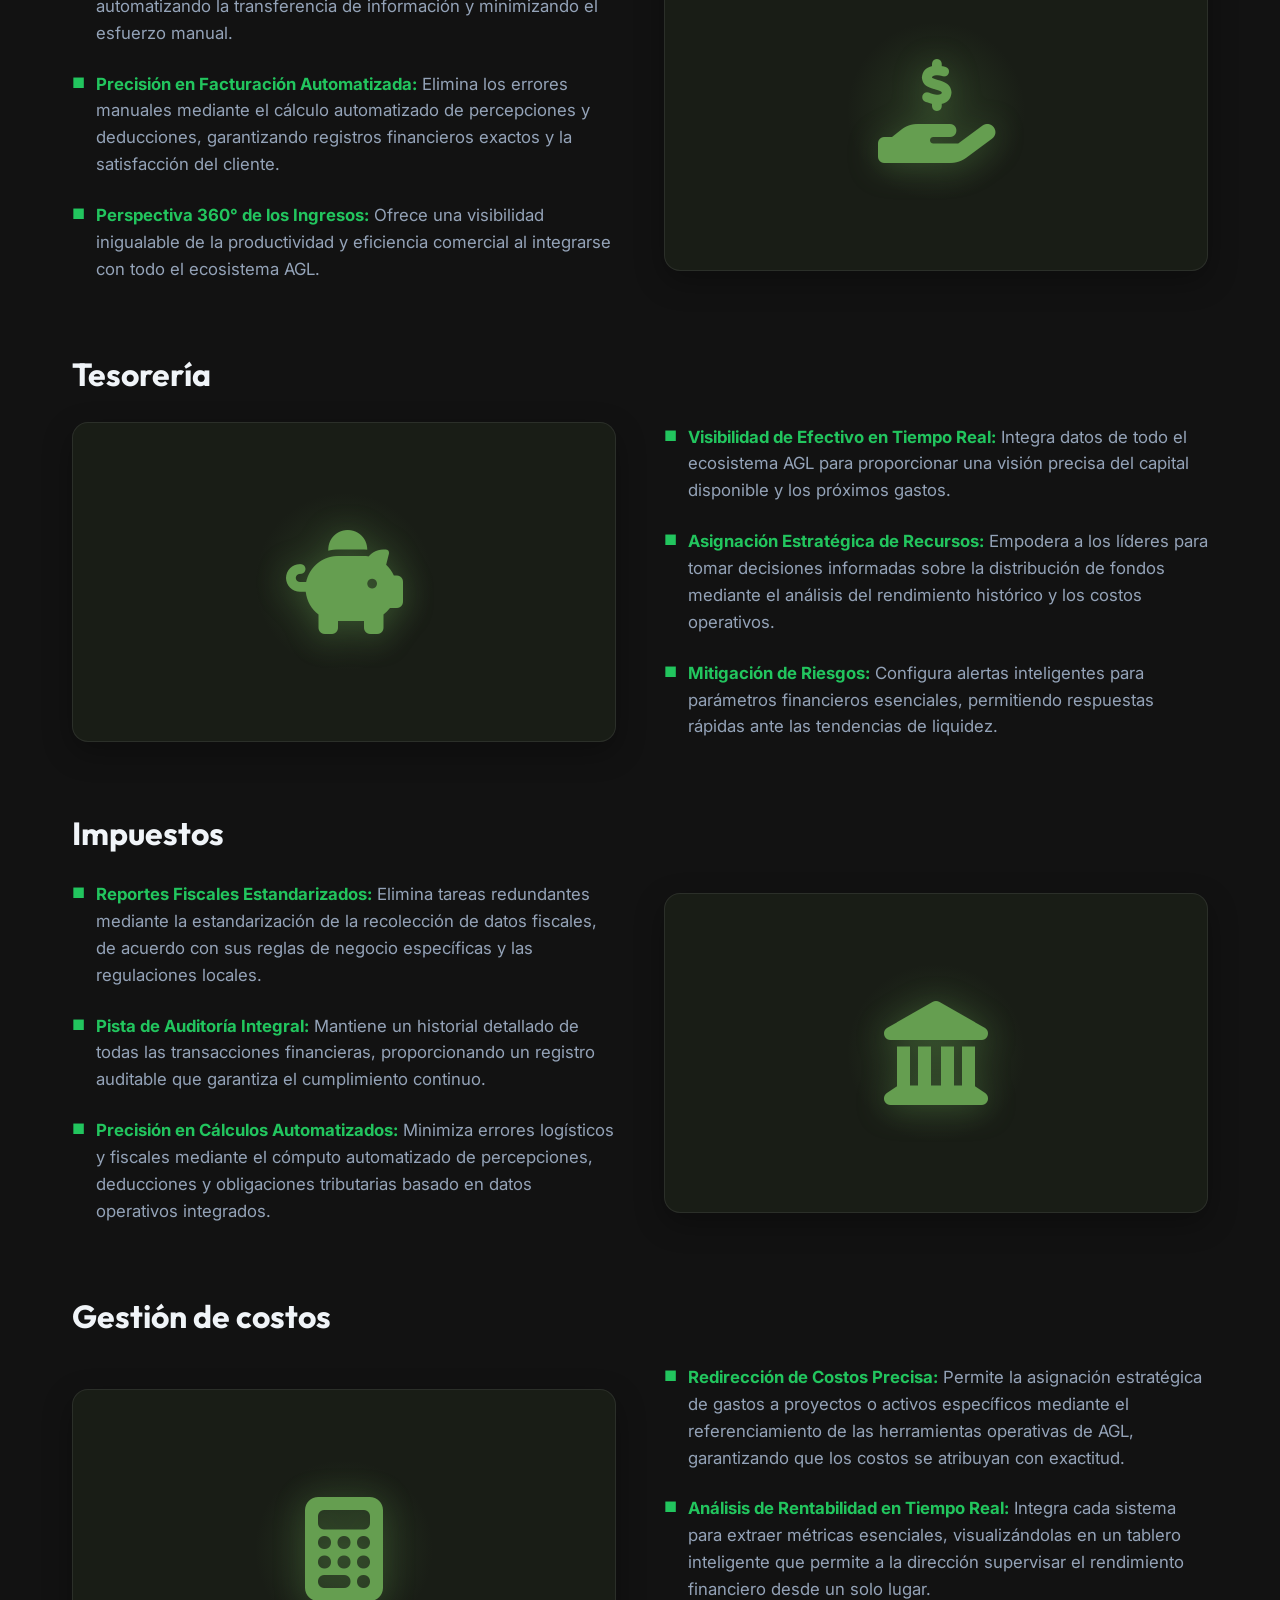
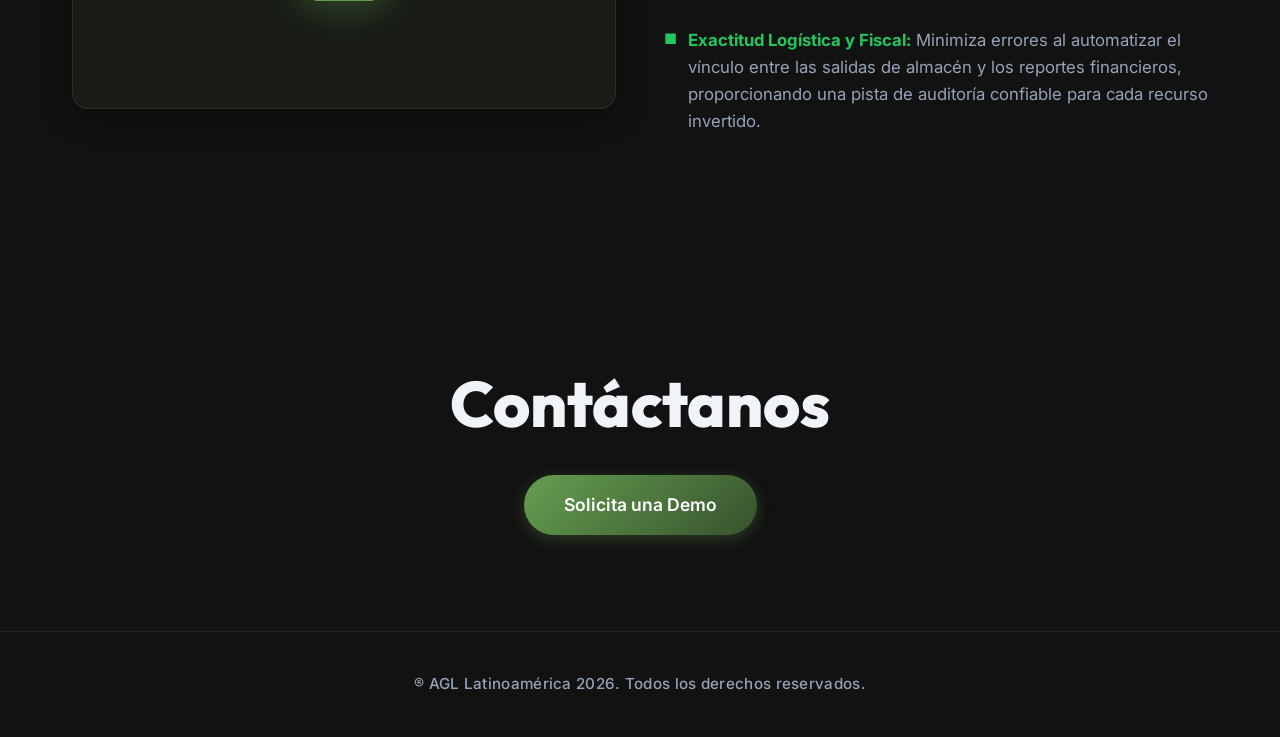
<file: landing/servicios/administrativos/profinance/profinance.html>
<!DOCTYPE html>
<html lang="es">

<head>
    <meta charset="UTF-8">
    <meta name="viewport" content="width=device-width, initial-scale=1.0">
    <title>ProFinance | AGL Latinoamérica</title>
    <meta name="description"
        content="Supervisión financiera estratégica para un crecimiento sostenible. De las cuentas por pagar al análisis de costos.">
    <script>
        (function () {
            const savedTheme = localStorage.getItem('agl-theme');
            if (savedTheme === 'light') {
                document.documentElement.setAttribute('data-theme', 'light');
            }
        })();
    </script>
    <!-- Favicon -->
    <link rel="icon" type="image/png" href="../../../Logos/favicon.png">
    <!-- Google Fonts & Icons -->
    <link rel="preconnect" href="https://fonts.googleapis.com">
    <link rel="preconnect" href="https://fonts.gstatic.com" crossorigin>
    <link
        href="https://fonts.googleapis.com/css2?family=Inter:wght@300;400;600;700&family=Outfit:wght@400;600;800&display=swap"
        rel="stylesheet">
    <link rel="stylesheet" href="https://cdnjs.cloudflare.com/ajax/libs/font-awesome/6.4.0/css/all.min.css">

    <!-- Enlazado al CSS maestro -->
    <link rel="stylesheet" href="risk_style.css">
</head>

<body>
    <!-- Navbar -->
    <nav class="navbar">
        <div class="container nav-container">
            <a href="../../../index.html#ecosistema" class="logo" title="Volver al inicio">
                <img src="../../../Logos/logo blanco.png" alt="AGL" class="logo-img theme-logo" id="nav-logo">
            </a>
            <div class="nav-actions">
                <!-- BOTÓN IDIOMA DESKTOP (Tipo Switch) -->
                <button class="theme-toggle-btn" id="lang-toggle-desktop" aria-label="Cambiar idioma"
                    title="Cambiar idioma"
                    style="width: auto; padding: 0 12px; border-radius: 20px; font-family: 'Inter', sans-serif; font-size: 0.9rem;">
                    <span class="lang-es" style="font-weight: 700; transition: 0.3s;">ES</span>
                    <span style="margin: 0 3px; font-weight: 300;">/</span>
                    <span class="lang-en" style="font-weight: 400; opacity: 0.5; transition: 0.3s;">EN</span>
                </button>
                <button class="theme-toggle-btn" id="theme-toggle" aria-label="Cambiar tema claro/oscuro"
                    title="Cambiar tema">
                    <i class="fas fa-sun theme-icon theme-icon-sun"></i>
                    <i class="fas fa-moon theme-icon theme-icon-moon"></i>
                </button>
            </div>
        </div>
    </nav>

    <!-- Hero Section: ¿Qué es ProFinance? -->
    <section class="hero detail-hero">
        <div class="container">
            <a href="../../../index.html#ecosistema" class="back-link"
                data-es="<i class='fas fa-arrow-left'></i> Volver al Ecosistema"
                data-en="<i class='fas fa-arrow-left'></i> Back to Ecosystem"><i class="fas fa-arrow-left"></i> Volver
                al
                Ecosistema</a>

            <div class="section-title-large fade-in-up">
                <h1 data-es="Supervisión financiera estratégica para un crecimiento sostenible"
                    data-en="Strategic financial oversight for sustainable growth">Supervisión financiera estratégica
                    para un crecimiento sostenible</h1>
            </div>

            <div class="mining-intro-grid fade-in-up delay-1">
                <div class="mining-intro-text">
                    <p class="intro-lead"
                        data-es="<strong class='highlight-green-text'>AGL ProFinance</strong> es una solución de gestión financiera integrada diseñada para transformar el control económico de su organización."
                        data-en="<strong class='highlight-green-text'>AGL ProFinance</strong> is an integrated financial management solution designed to transform the economic control of your organization.">
                        <strong class="highlight-green-text">AGL ProFinance</strong> es una solución de gestión
                        financiera integrada diseñada para transformar el control económico de su organización.
                    </p>
                    <p class="intro-sub"
                        data-es="De las cuentas por pagar al análisis de costos. Centraliza y automatiza todo el ciclo de vida financiero, desde la gestión de las obligaciones de los proveedores hasta el cumplimiento fiscal y la optimización del flujo de caja."
                        data-en="From accounts payable to cost analysis. It centralizes and automates the entire financial lifecycle, from managing supplier obligations to tax compliance and cash flow optimization.">
                        De las cuentas por pagar al análisis de costos. Centraliza y automatiza todo el ciclo de vida
                        financiero, desde la gestión de las obligaciones
                        de los proveedores hasta el cumplimiento fiscal y la optimización del flujo de caja.
                    </p>
                </div>

                <!-- Mockup de Laptop (Animación UI para Finanzas) -->
                <div class="mining-mockup-wrapper">
                    <div class="laptop-container">
                        <div class="laptop-glow"></div>
                        <div class="laptop-screen">
                            <div class="screen-header">
                                <span class="dot red"></span>
                                <span class="dot yellow"></span>
                                <span class="dot green"></span>
                                <span class="screen-title"><i class="fas fa-chart-line"></i> AGL ProFinance</span>
                            </div>
                            <div class="screen-body">
                                <div class="app-sidebar">
                                    <div class="app-logo-small"><i class="fas fa-wallet"></i> AGL</div>
                                    <div class="app-nav-item active"
                                        data-es="<i class='fas fa-file-invoice-dollar'></i> CxP / CxC"
                                        data-en="<i class='fas fa-file-invoice-dollar'></i> AP / AR"><i
                                            class="fas fa-file-invoice-dollar"></i> CxP /
                                        CxC</div>
                                    <div class="app-nav-item" data-es="<i class='fas fa-piggy-bank'></i> Tesorería"
                                        data-en="<i class='fas fa-piggy-bank'></i> Treasury"><i
                                            class="fas fa-piggy-bank"></i> Tesorería</div>
                                    <div class="app-nav-item" data-es="<i class='fas fa-chart-pie'></i> Costos"
                                        data-en="<i class='fas fa-chart-pie'></i> Costs"><i
                                            class="fas fa-chart-pie"></i> Costos</div>
                                </div>
                                <div class="app-content">
                                    <div class="app-section-title" data-es="Flujo de Caja (Tiempo Real)"
                                        data-en="Cash Flow (Real Time)">Flujo de Caja (Tiempo Real)</div>
                                    <div class="app-cards-grid">
                                        <div class="app-card"
                                            data-es="<i class='fas fa-arrow-up' style='color: #22c55e;'></i> Ingresos: +$142K"
                                            data-en="<i class='fas fa-arrow-up' style='color: #22c55e;'></i> Income: +$142K">
                                            <i class="fas fa-arrow-up" style="color: #22c55e;"></i>
                                            Ingresos: +$142K
                                        </div>
                                        <div class="app-card"
                                            data-es="<i class='fas fa-arrow-down' style='color: #ef4444;'></i> Egresos: -$38K"
                                            data-en="<i class='fas fa-arrow-down' style='color: #ef4444;'></i> Expenses: -$38K">
                                            <i class="fas fa-arrow-down" style="color: #ef4444;"></i>
                                            Egresos: -$38K
                                        </div>
                                        <div class="app-card"
                                            data-es="<i class='fas fa-clock' style='color: #f59e0b;'></i> Por Pagar: $12K"
                                            data-en="<i class='fas fa-clock' style='color: #f59e0b;'></i> Payable: $12K">
                                            <i class="fas fa-clock" style="color: #f59e0b;"></i> Por
                                            Pagar: $12K
                                        </div>
                                        <div class="app-card"
                                            data-es="<i class='fas fa-check-circle' style='color: #22c55e;'></i> Conciliado"
                                            data-en="<i class='fas fa-check-circle' style='color: #22c55e;'></i> Reconciled">
                                            <i class="fas fa-check-circle" style="color: #22c55e;"></i> Conciliado
                                        </div>
                                    </div>
                                    <div class="app-section-title" data-es="Alertas Estratégicas"
                                        data-en="Strategic Alerts">Alertas Estratégicas</div>
                                    <div class="app-cards-grid">
                                        <div class="app-card small"
                                            data-es="<i class='fas fa-landmark' style='color: #3b82f6;'></i> Cierre Fiscal"
                                            data-en="<i class='fas fa-landmark' style='color: #3b82f6;'></i> Tax Close">
                                            <i class="fas fa-landmark" style="color: #3b82f6;"></i> Cierre Fiscal
                                        </div>
                                        <div class="app-card small"
                                            data-es="<i class='fas fa-file-signature' style='color: #f59e0b;'></i> Auditar"
                                            data-en="<i class='fas fa-file-signature' style='color: #f59e0b;'></i> Audit">
                                            <i class="fas fa-file-signature" style="color: #f59e0b;"></i> Auditar
                                        </div>
                                    </div>
                                </div>
                            </div>
                        </div>
                        <div class="laptop-base"></div>
                    </div>
                </div>
            </div>
        </div>
    </section>

    <div class="container">
        <hr class="section-divider">
    </div>

    <!-- Módulos del Sistema en filas alternadas -->
    <section class="modules-section">
        <div class="container">
            <div class="section-header fade-in-up">
                <h2 class="modules-main-title" data-es="Módulos del sistema" data-en="System Modules">Módulos del
                    sistema</h2>
            </div>

            <!-- Módulo 1: Cuentas por pagar -->
            <div class="module-block fade-in-up">
                <h3 class="module-title" data-es="Cuentas por pagar" data-en="Accounts Payable">Cuentas por pagar</h3>
                <div class="module-grid">
                    <div class="module-icon-large-container">
                        <i class="fas fa-file-invoice-dollar module-large-icon"></i>
                    </div>
                    <div class="module-info">
                        <ul class="module-bullets">
                            <li data-es="<strong>Conciliación Automatizada:</strong> Se vincula directamente con la Gestión de Suministros de AGL para cotejar órdenes de compra y notas de entrega con las facturas, reduciendo errores de captura manual."
                                data-en="<strong>Automated Reconciliation:</strong> Links directly with AGL Supply Management to cross-reference purchase orders and delivery notes with invoices, reducing manual entry errors.">
                                <strong>Conciliación Automatizada:</strong> Se vincula directamente con la Gestión de
                                Suministros de AGL para cotejar órdenes de compra y notas de entrega con las facturas,
                                reduciendo errores de captura manual.
                            </li>
                            <li data-es="<strong>Tiempos de Respuesta Optimizados:</strong> Mejora los ciclos de aprobación y la programación de pagos mediante flujos de trabajo personalizables, garantizando liquidaciones oportunas y mejores relaciones con proveedores."
                                data-en="<strong>Optimized Response Times:</strong> Improves approval cycles and payment scheduling through customizable workflows, ensuring timely settlements and better supplier relationships.">
                                <strong>Tiempos de Respuesta Optimizados:</strong> Mejora los ciclos de aprobación y la
                                programación de pagos mediante flujos de trabajo personalizables, garantizando
                                liquidaciones oportunas y mejores relaciones con proveedores.
                            </li>
                            <li data-es="<strong>Control Preciso de Obligaciones:</strong> Monitorea cada obligación individualmente a través de un sistema de folios distintivos, proporcionando trazabilidad completa desde la compra inicial hasta el pago final."
                                data-en="<strong>Precise Control of Obligations:</strong> Monitors each obligation individually through a distinct folio system, providing full traceability from the initial purchase to the final payment.">
                                <strong>Control Preciso de Obligaciones:</strong> Monitorea cada obligación
                                individualmente a través de un sistema de folios distintivos, proporcionando
                                trazabilidad completa desde la compra inicial hasta el pago final.
                            </li>
                        </ul>
                    </div>
                </div>
            </div>

            <!-- Módulo 2: Cuentas por cobrar - ventas -->
            <div class="module-block fade-in-up delay-1">
                <h3 class="module-title" data-es="Cuentas por cobrar - ventas" data-en="Accounts Receivable - Sales">
                    Cuentas por cobrar - ventas</h3>
                <div class="module-grid">
                    <div class="module-info">
                        <ul class="module-bullets">
                            <li data-es="<strong>Integración Fluida con ProFinance:</strong> Conecta directamente los folios de venta seleccionados con el módulo ProFinance, automatizando la transferencia de información y minimizando el esfuerzo manual."
                                data-en="<strong>Seamless Integration with ProFinance:</strong> Directly connects selected sales folios with the ProFinance module, automating information transfer and minimizing manual effort.">
                                <strong>Integración Fluida con ProFinance:</strong> Conecta directamente los folios de
                                venta seleccionados con el módulo ProFinance, automatizando la transferencia de
                                información y minimizando el esfuerzo manual.
                            </li>
                            <li data-es="<strong>Precisión en Facturación Automatizada:</strong> Elimina los errores manuales mediante el cálculo automatizado de percepciones y deducciones, garantizando registros financieros exactos y la satisfacción del cliente."
                                data-en="<strong>Precision in Automated Billing:</strong> Eliminates manual errors through automated calculation of perceptions and deductions, guaranteeing accurate financial records and customer satisfaction.">
                                <strong>Precisión en Facturación Automatizada:</strong> Elimina los errores manuales
                                mediante el cálculo automatizado de percepciones y deducciones, garantizando registros
                                financieros exactos y la satisfacción del cliente.
                            </li>
                            <li data-es="<strong>Perspectiva 360° de los Ingresos:</strong> Ofrece una visibilidad inigualable de la productividad y eficiencia comercial al integrarse con todo el ecosistema AGL."
                                data-en="<strong>360° Perspective on Revenue:</strong> Offers unmatched visibility into commercial productivity and efficiency by integrating with the entire AGL ecosystem.">
                                <strong>Perspectiva 360° de los Ingresos:</strong> Ofrece una visibilidad inigualable de
                                la productividad y eficiencia comercial al integrarse con todo el ecosistema AGL.
                            </li>
                        </ul>
                    </div>
                    <div class="module-icon-large-container">
                        <i class="fas fa-hand-holding-usd module-large-icon"></i>
                    </div>
                </div>
            </div>

            <!-- Módulo 3: Tesorería -->
            <div class="module-block fade-in-up delay-2">
                <h3 class="module-title" data-es="Tesorería" data-en="Treasury">Tesorería</h3>
                <div class="module-grid">
                    <div class="module-icon-large-container">
                        <i class="fas fa-piggy-bank module-large-icon"></i>
                    </div>
                    <div class="module-info">
                        <ul class="module-bullets">
                            <li data-es="<strong>Visibilidad de Efectivo en Tiempo Real:</strong> Integra datos de todo el ecosistema AGL para proporcionar una visión precisa del capital disponible y los próximos gastos."
                                data-en="<strong>Real-Time Cash Visibility:</strong> Integrates data from across the AGL ecosystem to provide an accurate view of available capital and upcoming expenses.">
                                <strong>Visibilidad de Efectivo en Tiempo Real:</strong> Integra datos de todo el
                                ecosistema AGL para proporcionar una visión precisa del capital disponible y los
                                próximos gastos.
                            </li>
                            <li data-es="<strong>Asignación Estratégica de Recursos:</strong> Empodera a los líderes para tomar decisiones informadas sobre la distribución de fondos mediante el análisis del rendimiento histórico y los costos operativos."
                                data-en="<strong>Strategic Resource Allocation:</strong> Empowers leaders to make informed decisions on fund distribution by analyzing historical performance and operational costs.">
                                <strong>Asignación Estratégica de Recursos:</strong> Empodera a los líderes para tomar
                                decisiones informadas sobre la distribución de fondos mediante el análisis del
                                rendimiento histórico y los costos operativos.
                            </li>
                            <li data-es="<strong>Mitigación de Riesgos:</strong> Configura alertas inteligentes para parámetros financieros esenciales, permitiendo respuestas rápidas ante las tendencias de liquidez."
                                data-en="<strong>Risk Mitigation:</strong> Configures smart alerts for essential financial parameters, enabling rapid responses to liquidity trends.">
                                <strong>Mitigación de Riesgos:</strong> Configura alertas inteligentes para parámetros
                                financieros esenciales, permitiendo respuestas rápidas ante las tendencias de liquidez.
                            </li>
                        </ul>
                    </div>
                </div>
            </div>

            <!-- Módulo 4: Impuestos -->
            <div class="module-block fade-in-up delay-1">
                <h3 class="module-title" data-es="Impuestos" data-en="Taxes">Impuestos</h3>
                <div class="module-grid">
                    <div class="module-info">
                        <ul class="module-bullets">
                            <li data-es="<strong>Reportes Fiscales Estandarizados:</strong> Elimina tareas redundantes mediante la estandarización de la recolección de datos fiscales, de acuerdo con sus reglas de negocio específicas y las regulaciones locales."
                                data-en="<strong>Standardized Tax Reporting:</strong> Eliminates redundant tasks by standardizing tax data collection according to your specific business rules and local regulations.">
                                <strong>Reportes Fiscales Estandarizados:</strong> Elimina tareas redundantes mediante
                                la estandarización de la recolección de datos fiscales, de acuerdo con sus reglas de
                                negocio específicas y las regulaciones locales.
                            </li>
                            <li data-es="<strong>Pista de Auditoría Integral:</strong> Mantiene un historial detallado de todas las transacciones financieras, proporcionando un registro auditable que garantiza el cumplimiento continuo."
                                data-en="<strong>Comprehensive Audit Trail:</strong> Maintains a detailed history of all financial transactions, providing an auditable record that ensures ongoing compliance.">
                                <strong>Pista de Auditoría Integral:</strong> Mantiene un historial detallado de todas
                                las transacciones financieras, proporcionando un registro auditable que garantiza el
                                cumplimiento continuo.
                            </li>
                            <li data-es="<strong>Precisión en Cálculos Automatizados:</strong> Minimiza errores logísticos y fiscales mediante el cómputo automatizado de percepciones, deducciones y obligaciones tributarias basado en datos operativos integrados."
                                data-en="<strong>Precision in Automated Calculations:</strong> Minimizes logistical and tax errors through the automated computation of perceptions, deductions, and tax obligations based on integrated operational data.">
                                <strong>Precisión en Cálculos Automatizados:</strong> Minimiza errores logísticos y
                                fiscales mediante el cómputo automatizado de percepciones, deducciones y obligaciones
                                tributarias basado en datos operativos integrados.
                            </li>
                        </ul>
                    </div>
                    <div class="module-icon-large-container">
                        <i class="fas fa-landmark module-large-icon"></i>
                    </div>
                </div>
            </div>

            <!-- Módulo 5: Gestión de costos -->
            <div class="module-block fade-in-up delay-2">
                <h3 class="module-title" data-es="Gestión de costos" data-en="Cost Management">Gestión de costos</h3>
                <div class="module-grid">
                    <div class="module-icon-large-container">
                        <i class="fas fa-calculator module-large-icon"></i>
                    </div>
                    <div class="module-info">
                        <ul class="module-bullets">
                            <li data-es="<strong>Redirección de Costos Precisa:</strong> Permite la asignación estratégica de gastos a proyectos o activos específicos mediante el referenciamiento de las herramientas operativas de AGL, garantizando que los costos se atribuyan con exactitud."
                                data-en="<strong>Accurate Cost Redirection:</strong> Allows strategic allocation of expenses to specific projects or assets by referencing AGL's operational tools, ensuring costs are attributed accurately.">
                                <strong>Redirección de Costos Precisa:</strong> Permite la asignación estratégica de
                                gastos a proyectos o activos específicos mediante el referenciamiento de las
                                herramientas operativas de AGL, garantizando que los costos se atribuyan con exactitud.
                            </li>
                            <li data-es="<strong>Análisis de Rentabilidad en Tiempo Real:</strong> Integra cada sistema para extraer métricas esenciales, visualizándolas en un tablero inteligente que permite a la dirección supervisar el rendimiento financiero desde un solo lugar."
                                data-en="<strong>Real-Time Profitability Analysis:</strong> Integrates every system to extract essential metrics, visualizing them in a smart dashboard that allows management to oversee financial performance from a single place.">
                                <strong>Análisis de Rentabilidad en Tiempo Real:</strong> Integra cada sistema para
                                extraer métricas esenciales, visualizándolas en un tablero inteligente que permite a la
                                dirección supervisar el rendimiento financiero desde un solo lugar.
                            </li>
                            <li data-es="<strong>Exactitud Logística y Fiscal:</strong> Minimiza errores al automatizar el vínculo entre las salidas de almacén y los reportes financieros, proporcionando una pista de auditoría confiable para cada recurso invertido."
                                data-en="<strong>Logistical and Fiscal Accuracy:</strong> Minimizes errors by automating the link between warehouse outputs and financial reports, providing a reliable audit trail for every resource invested.">
                                <strong>Exactitud Logística y Fiscal:</strong> Minimiza errores al automatizar el
                                vínculo entre las salidas de almacén y los reportes financieros, proporcionando una
                                pista de auditoría confiable para cada recurso invertido.
                            </li>
                        </ul>
                    </div>
                </div>
            </div>

        </div>
    </section>

    <!-- Sección de Contacto Simplificada -->
    <section class="cta form-section" id="contacto">
        <div class="container cta-container fade-in-up">
            <h2 class="contact-title" data-es="Contáctanos" data-en="Contact Us">Contáctanos</h2>
            <a href="https://wa.me/526182922284?text=Hola,%20quisiera%20solicitar%20una%20Demo%20de%20ProFinance"
                target="_blank" class="btn btn-primary btn-large" data-es="Solicita una Demo" data-en="Request a Demo">
                Solicita una Demo
            </a>
        </div>
    </section>

    <!-- Footer Simplificado -->
    <footer class="simple-footer">
        <div class="container footer-centered">
            <div class="footer-copy-centered" data-es="&reg; AGL Latinoamérica 2026. Todos los derechos reservados."
                data-en="&reg; AGL Latin America 2026. All rights reserved.">
                &reg; AGL Latinoamérica 2026. Todos los derechos reservados.
            </div>
        </div>
    </footer>

    <!-- Script de Traducción -->
    <script>
        document.addEventListener('DOMContentLoaded', () => {
            const langBtns = [document.getElementById('lang-toggle-desktop')].filter(Boolean);
            let currentLang = localStorage.getItem('agl-lang') || 'es';

            function applyLanguage(lang) {
                currentLang = lang;
                localStorage.setItem('agl-lang', currentLang);

                // Actualizar estilo visual del Switch
                document.querySelectorAll('.lang-es').forEach(el => {
                    el.style.fontWeight = currentLang === 'es' ? '700' : '400';
                    el.style.opacity = currentLang === 'es' ? '1' : '0.5';
                });
                document.querySelectorAll('.lang-en').forEach(el => {
                    el.style.fontWeight = currentLang === 'en' ? '700' : '400';
                    el.style.opacity = currentLang === 'en' ? '1' : '0.5';
                });

                // Traducir todos los elementos de texto
                document.querySelectorAll('[data-en]').forEach(el => {
                    const txt = el.getAttribute(`data-${currentLang}`);
                    if (txt !== null) el.innerHTML = txt;
                });
            }

            if (currentLang !== 'es') {
                applyLanguage(currentLang);
            }

            langBtns.forEach(btn => {
                btn.addEventListener('click', () => {
                    const nextLang = currentLang === 'es' ? 'en' : 'es';
                    applyLanguage(nextLang);
                });
            });
        });
    </script>
    <script src="script__pf.js"></script>
</body>

</html>
</file>
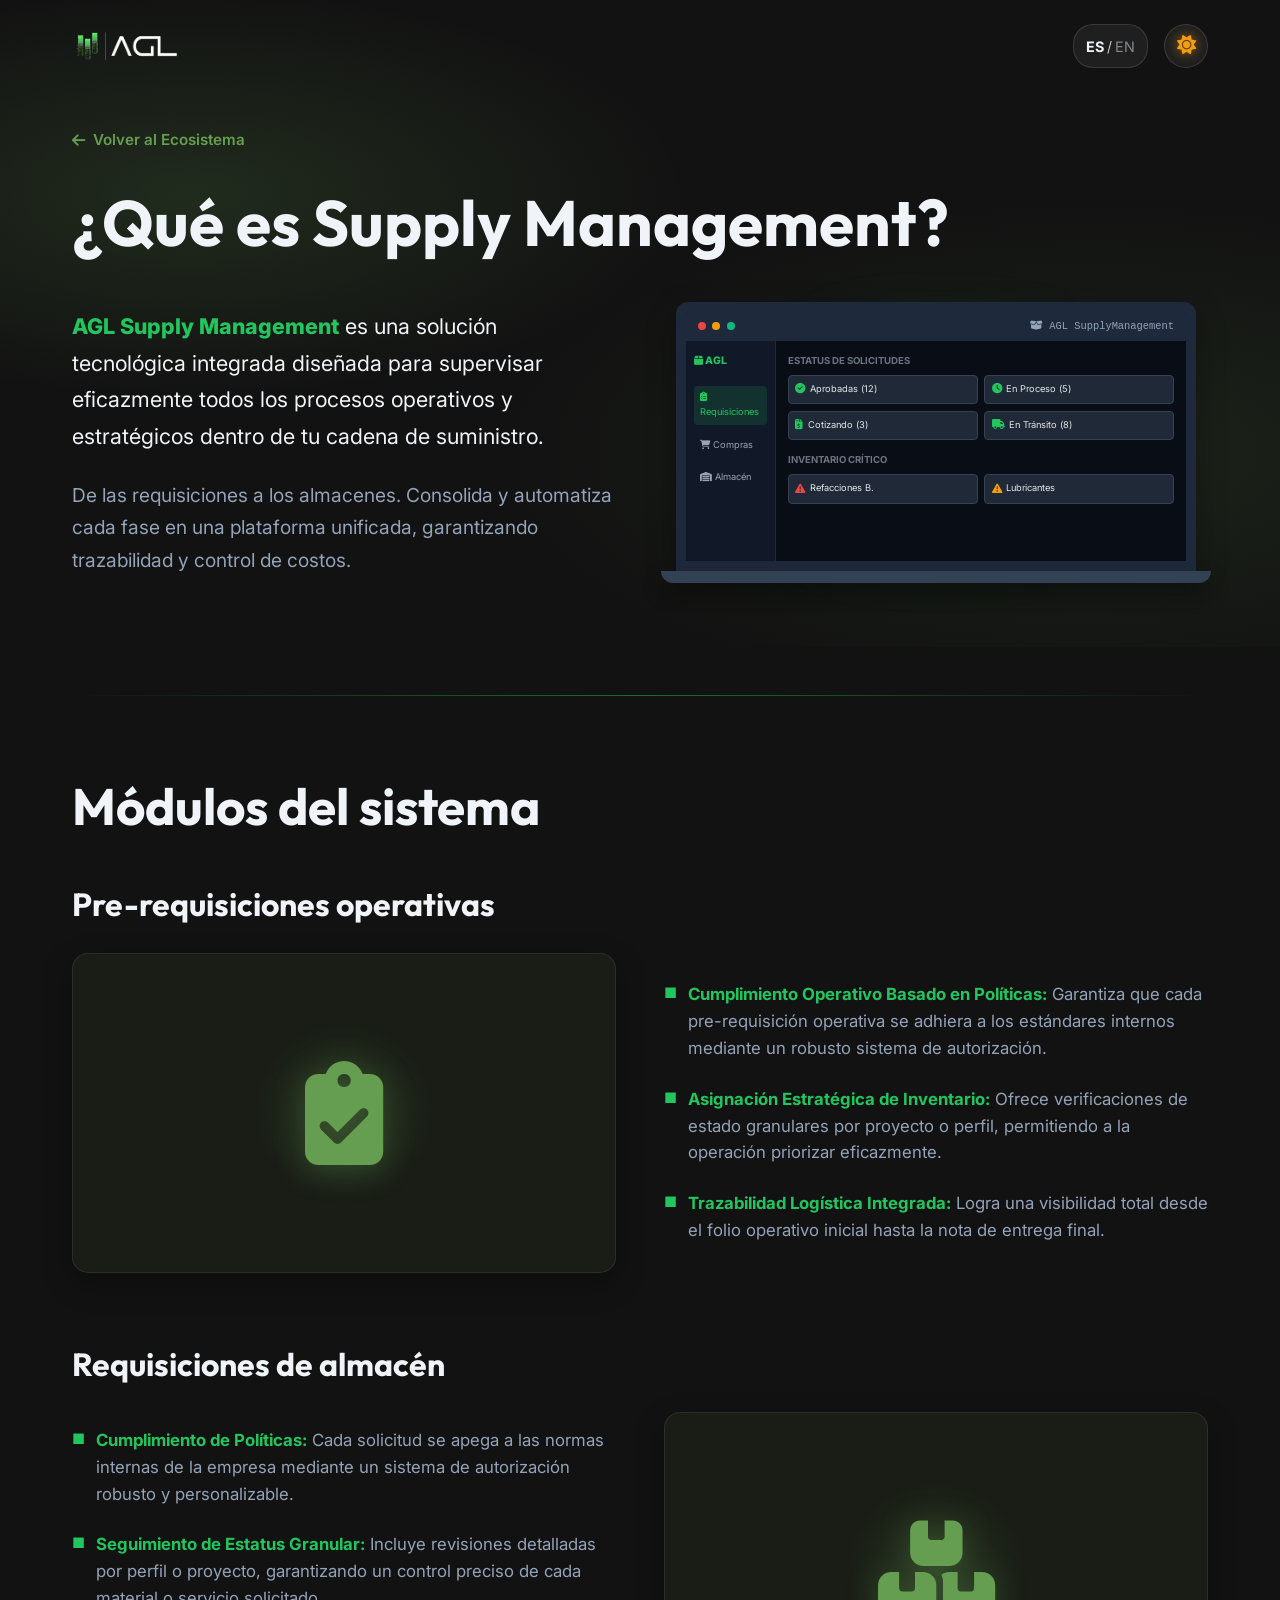
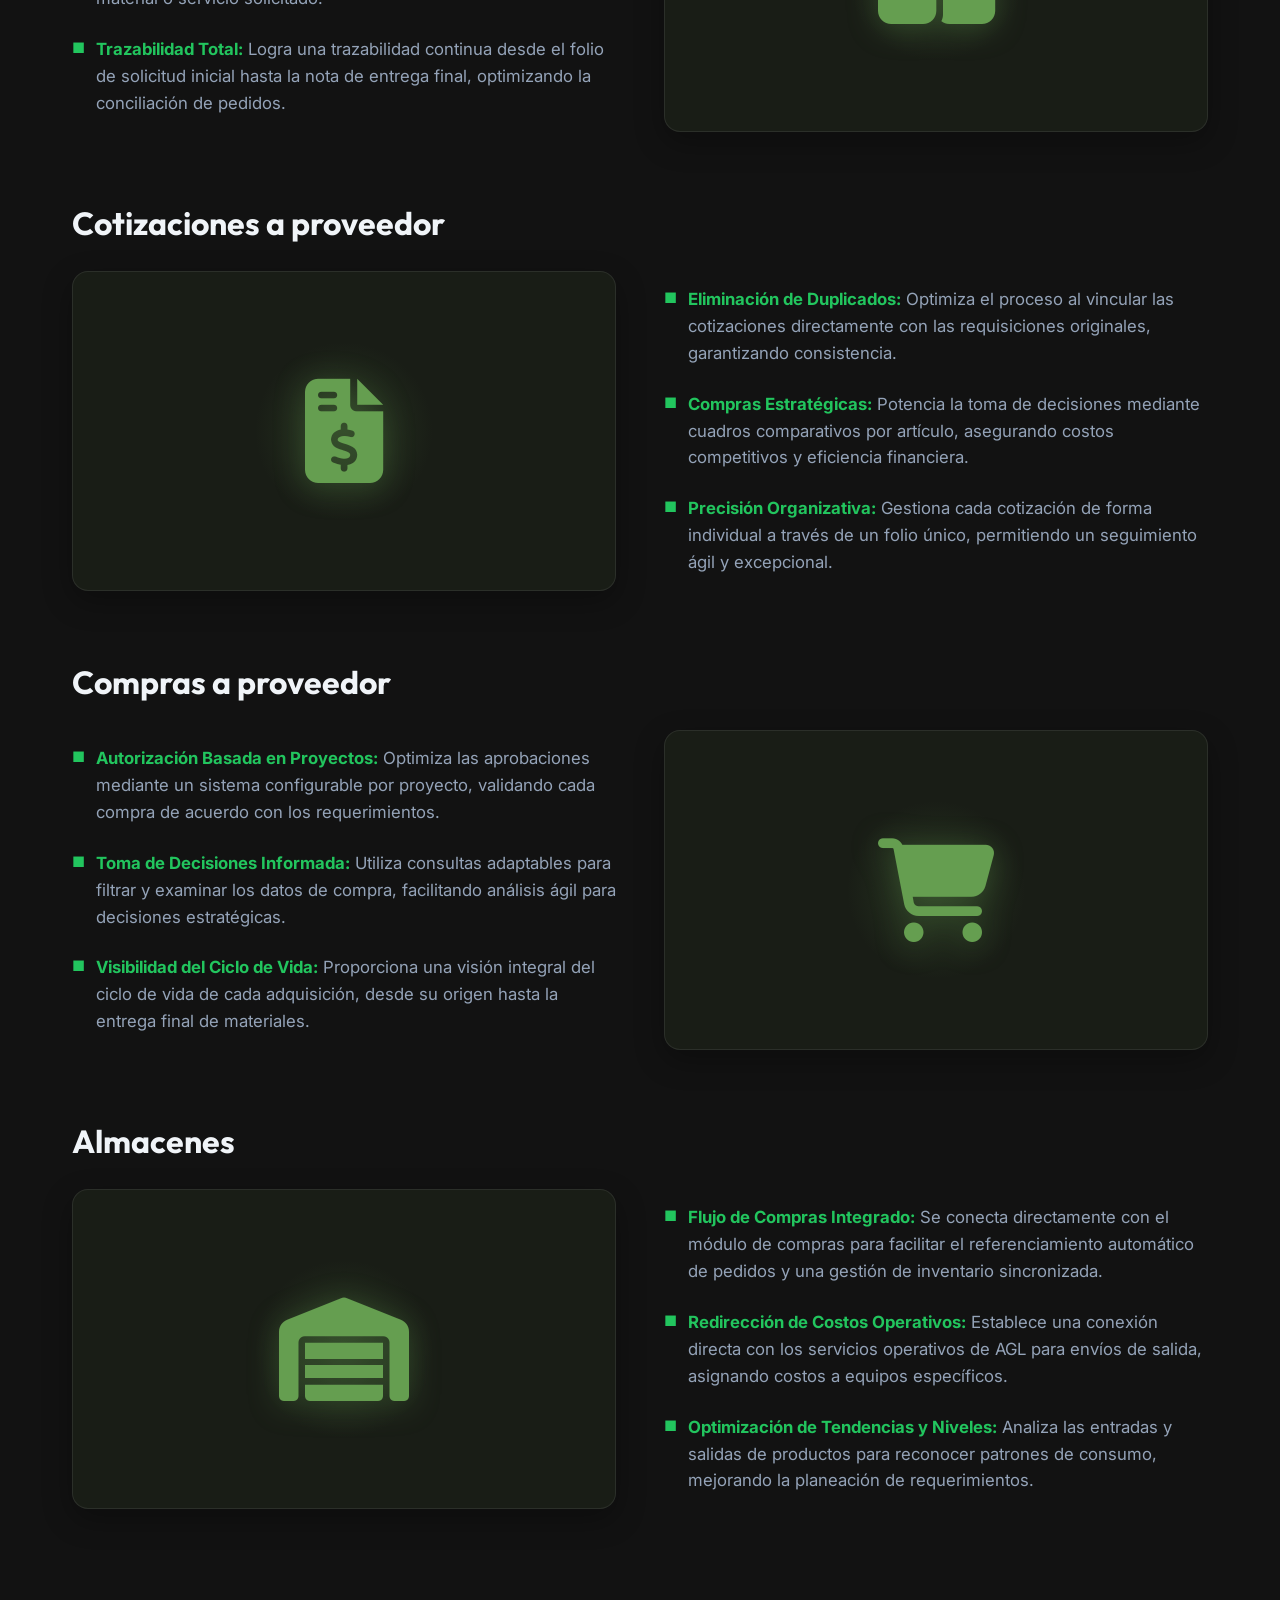
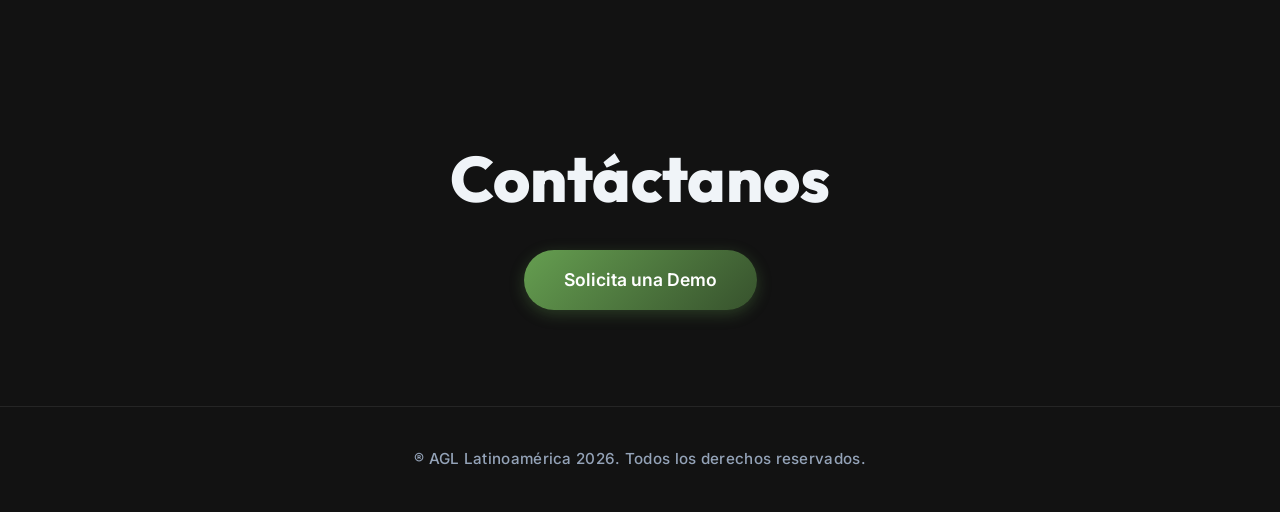
<file: landing/servicios/administrativos/supply/supply.html>
<!DOCTYPE html>
<html lang="es">

<head>
    <meta charset="UTF-8">
    <meta name="viewport" content="width=device-width, initial-scale=1.0">
    <title>Supply Management | AGL Latinoamérica</title>
    <meta name="description"
        content="Gestión integral de su cadena de suministro. De las requisiciones a los almacenes con AGL Supply Management.">
    <script>
        (function () {
            const savedTheme = localStorage.getItem('agl-theme');
            if (savedTheme === 'light') {
                document.documentElement.setAttribute('data-theme', 'light');
            }
        })();
    </script>
    <!-- Favicon -->
    <link rel="icon" type="image/png" href="../../../Logos/favicon.png">
    <!-- Google Fonts & Icons -->
    <link rel="preconnect" href="https://fonts.googleapis.com">
    <link rel="preconnect" href="https://fonts.gstatic.com" crossorigin>
    <link
        href="https://fonts.googleapis.com/css2?family=Inter:wght@300;400;600;700&family=Outfit:wght@400;600;800&display=swap"
        rel="stylesheet">
    <link rel="stylesheet" href="https://cdnjs.cloudflare.com/ajax/libs/font-awesome/6.4.0/css/all.min.css">

    <!-- Enlazado al CSS maestro -->
    <link rel="stylesheet" href="risk_style.css">
</head>

<body>
    <!-- Navbar -->
    <nav class="navbar">
        <div class="container nav-container">
            <a href="../../../index.html#ecosistema" class="logo" title="Volver al inicio">
                <img src="../../../Logos/logo blanco.png" alt="AGL" class="logo-img theme-logo" id="nav-logo">
            </a>
            <div class="nav-actions">
                <!-- BOTÓN IDIOMA DESKTOP (Tipo Switch) -->
                <button class="theme-toggle-btn" id="lang-toggle-desktop" aria-label="Cambiar idioma"
                    title="Cambiar idioma"
                    style="width: auto; padding: 0 12px; border-radius: 20px; font-family: 'Inter', sans-serif; font-size: 0.9rem;">
                    <span class="lang-es" style="font-weight: 700; transition: 0.3s;">ES</span>
                    <span style="margin: 0 3px; font-weight: 300;">/</span>
                    <span class="lang-en" style="font-weight: 400; opacity: 0.5; transition: 0.3s;">EN</span>
                </button>
                <button class="theme-toggle-btn" id="theme-toggle" aria-label="Cambiar tema claro/oscuro"
                    title="Cambiar tema">
                    <i class="fas fa-sun theme-icon theme-icon-sun"></i>
                    <i class="fas fa-moon theme-icon theme-icon-moon"></i>
                </button>
            </div>
        </div>
    </nav>

    <!-- Hero Section: ¿Qué es Supply Management? -->
    <section class="hero detail-hero">
        <div class="container">
            <a href="../../../index.html#ecosistema" class="back-link"
                data-es="<i class='fas fa-arrow-left'></i> Volver al Ecosistema"
                data-en="<i class='fas fa-arrow-left'></i> Back to Ecosystem"><i class="fas fa-arrow-left"></i> Volver
                al
                Ecosistema</a>

            <div class="section-title-large fade-in-up">
                <h1 data-es="¿Qué es Supply Management?" data-en="What is Supply Management?">¿Qué es Supply Management?
                </h1>
            </div>

            <div class="mining-intro-grid fade-in-up delay-1">
                <div class="mining-intro-text">
                    <p class="intro-lead"
                        data-es="<strong class='highlight-green-text'>AGL Supply Management</strong> es una solución tecnológica integrada diseñada para supervisar eficazmente todos los procesos operativos y estratégicos dentro de tu cadena de suministro."
                        data-en="<strong class='highlight-green-text'>AGL Supply Management</strong> is an integrated technological solution designed to effectively oversee all operational and strategic processes within your supply chain.">
                        <strong class="highlight-green-text">AGL Supply Management</strong> es una solución tecnológica
                        integrada diseñada para supervisar eficazmente todos los procesos operativos y estratégicos
                        dentro de tu cadena de suministro.
                    </p>
                    <p class="intro-sub"
                        data-es="De las requisiciones a los almacenes. Consolida y automatiza cada fase en una plataforma unificada, garantizando trazabilidad y control de costos."
                        data-en="From requisitions to warehouses. It consolidates and automates each phase in a unified platform, ensuring traceability and cost control.">
                        De las requisiciones a los almacenes. Consolida y automatiza cada fase en una plataforma
                        unificada, garantizando trazabilidad y control de costos.
                    </p>
                </div>

                <!-- Mockup de Laptop (Animación UI) -->
                <div class="mining-mockup-wrapper">
                    <div class="laptop-container">
                        <div class="laptop-glow"></div>
                        <div class="laptop-screen">
                            <div class="screen-header">
                                <span class="dot red"></span>
                                <span class="dot yellow"></span>
                                <span class="dot green"></span>
                                <span class="screen-title"><i class="fas fa-box-open"></i> AGL SupplyManagement</span>
                            </div>
                            <div class="screen-body">
                                <div class="app-sidebar">
                                    <div class="app-logo-small"><i class="fas fa-box"></i> AGL</div>
                                    <div class="app-nav-item active"
                                        data-es="<i class='fas fa-clipboard-list'></i> Requisiciones"
                                        data-en="<i class='fas fa-clipboard-list'></i> Requisitions"><i
                                            class="fas fa-clipboard-list"></i> Requisiciones
                                    </div>
                                    <div class="app-nav-item" data-es="<i class='fas fa-shopping-cart'></i> Compras"
                                        data-en="<i class='fas fa-shopping-cart'></i> Purchases"><i
                                            class="fas fa-shopping-cart"></i> Compras</div>
                                    <div class="app-nav-item" data-es="<i class='fas fa-warehouse'></i> Almacén"
                                        data-en="<i class='fas fa-warehouse'></i> Warehouse"><i
                                            class="fas fa-warehouse"></i> Almacén</div>
                                </div>
                                <div class="app-content">
                                    <div class="app-section-title" data-es="Estatus de Solicitudes"
                                        data-en="Request Status">Estatus de Solicitudes</div>
                                    <div class="app-cards-grid">
                                        <div class="app-card"
                                            data-es="<i class='fas fa-check-circle'></i> Aprobadas (12)"
                                            data-en="<i class='fas fa-check-circle'></i> Approved (12)"><i
                                                class="fas fa-check-circle"></i> Aprobadas (12)</div>
                                        <div class="app-card" data-es="<i class='fas fa-clock'></i> En Proceso (5)"
                                            data-en="<i class='fas fa-clock'></i> In Process (5)"><i
                                                class="fas fa-clock"></i> En Proceso (5)</div>
                                        <div class="app-card"
                                            data-es="<i class='fas fa-file-invoice-dollar'></i> Cotizando (3)"
                                            data-en="<i class='fas fa-file-invoice-dollar'></i> Quoting (3)"><i
                                                class="fas fa-file-invoice-dollar"></i> Cotizando (3)
                                        </div>
                                        <div class="app-card" data-es="<i class='fas fa-truck'></i> En Tránsito (8)"
                                            data-en="<i class='fas fa-truck'></i> In Transit (8)"><i
                                                class="fas fa-truck"></i> En Tránsito (8)</div>
                                    </div>
                                    <div class="app-section-title" data-es="Inventario Crítico"
                                        data-en="Critical Inventory">Inventario Crítico</div>
                                    <div class="app-cards-grid">
                                        <div class="app-card small"
                                            data-es="<i class='fas fa-exclamation-triangle' style='color: #ef4444;'></i> Refacciones B."
                                            data-en="<i class='fas fa-exclamation-triangle' style='color: #ef4444;'></i> Spare Parts B.">
                                            <i class="fas fa-exclamation-triangle" style="color: #ef4444;"></i>
                                            Refacciones B.
                                        </div>
                                        <div class="app-card small"
                                            data-es="<i class='fas fa-exclamation-triangle' style='color: #f59e0b;'></i> Lubricantes"
                                            data-en="<i class='fas fa-exclamation-triangle' style='color: #f59e0b;'></i> Lubricants">
                                            <i class="fas fa-exclamation-triangle" style="color: #f59e0b;"></i>
                                            Lubricantes
                                        </div>
                                    </div>
                                </div>
                            </div>
                        </div>
                        <div class="laptop-base"></div>
                    </div>
                </div>
            </div>
        </div>
    </section>

    <div class="container">
        <hr class="section-divider">
    </div>

    <!-- Módulos del Sistema -->
    <section class="modules-section">
        <div class="container">
            <div class="section-header fade-in-up">
                <h2 class="modules-main-title" data-es="Módulos del sistema" data-en="System Modules">Módulos del
                    sistema</h2>
            </div>

            <!-- Módulo 1 -->
            <div class="module-block fade-in-up">
                <h3 class="module-title" data-es="Pre-requisiciones operativas" data-en="Operational pre-requisitions">
                    Pre-requisiciones operativas</h3>
                <div class="module-grid">
                    <div class="module-icon-large-container">
                        <i class="fas fa-clipboard-check module-large-icon"></i>
                    </div>
                    <div class="module-info">
                        <ul class="module-bullets">
                            <li data-es="<strong>Cumplimiento Operativo Basado en Políticas:</strong> Garantiza que cada pre-requisición operativa se adhiera a los estándares internos mediante un robusto sistema de autorización."
                                data-en="<strong>Policy-Based Operational Compliance:</strong> Ensures every operational pre-requisition adheres to internal standards through a robust authorization system.">
                                <strong>Cumplimiento Operativo Basado en Políticas:</strong> Garantiza que cada
                                pre-requisición operativa se adhiera a los estándares internos mediante un robusto
                                sistema de autorización.
                            </li>
                            <li data-es="<strong>Asignación Estratégica de Inventario:</strong> Ofrece verificaciones de estado granulares por proyecto o perfil, permitiendo a la operación priorizar eficazmente."
                                data-en="<strong>Strategic Inventory Allocation:</strong> Offers granular status checks by project or profile, enabling operations to prioritize effectively.">
                                <strong>Asignación Estratégica de Inventario:</strong> Ofrece verificaciones de estado
                                granulares por proyecto o perfil, permitiendo a la operación priorizar eficazmente.
                            </li>
                            <li data-es="<strong>Trazabilidad Logística Integrada:</strong> Logra una visibilidad total desde el folio operativo inicial hasta la nota de entrega final."
                                data-en="<strong>Integrated Logistical Traceability:</strong> Achieves full visibility from the initial operational folio to the final delivery note.">
                                <strong>Trazabilidad Logística Integrada:</strong> Logra una visibilidad total desde el
                                folio operativo inicial hasta la nota de entrega final.
                            </li>
                        </ul>
                    </div>
                </div>
            </div>

            <!-- Módulo 2 -->
            <div class="module-block fade-in-up delay-1">
                <h3 class="module-title" data-es="Requisiciones de almacén" data-en="Warehouse requisitions">
                    Requisiciones de almacén</h3>
                <div class="module-grid">
                    <div class="module-info">
                        <ul class="module-bullets">
                            <li data-es="<strong>Cumplimiento de Políticas:</strong> Cada solicitud se apega a las normas internas de la empresa mediante un sistema de autorización robusto y personalizable."
                                data-en="<strong>Policy Compliance:</strong> Each request adheres to the company's internal regulations through a robust and customizable authorization system.">
                                <strong>Cumplimiento de Políticas:</strong> Cada solicitud se apega a las normas
                                internas de la empresa mediante un sistema de autorización robusto y personalizable.
                            </li>
                            <li data-es="<strong>Seguimiento de Estatus Granular:</strong> Incluye revisiones detalladas por perfil o proyecto, garantizando un control preciso de cada material o servicio solicitado."
                                data-en="<strong>Granular Status Tracking:</strong> Includes detailed reviews by profile or project, ensuring precise control of each requested material or service.">
                                <strong>Seguimiento de Estatus Granular:</strong> Incluye revisiones detalladas por
                                perfil o proyecto, garantizando un control preciso de cada material o servicio
                                solicitado.
                            </li>
                            <li data-es="<strong>Trazabilidad Total:</strong> Logra una trazabilidad continua desde el folio de solicitud inicial hasta la nota de entrega final, optimizando la conciliación de pedidos."
                                data-en="<strong>Total Traceability:</strong> Achieves continuous traceability from the initial request folio to the final delivery note, optimizing order reconciliation.">
                                <strong>Trazabilidad Total:</strong> Logra una trazabilidad continua desde el folio de
                                solicitud inicial hasta la nota de entrega final, optimizando la conciliación de
                                pedidos.
                            </li>
                        </ul>
                    </div>
                    <div class="module-icon-large-container">
                        <i class="fas fa-boxes module-large-icon"></i>
                    </div>
                </div>
            </div>

            <!-- Módulo 3 -->
            <div class="module-block fade-in-up delay-2">
                <h3 class="module-title" data-es="Cotizaciones a proveedor" data-en="Supplier quotes">Cotizaciones a
                    proveedor</h3>
                <div class="module-grid">
                    <div class="module-icon-large-container">
                        <i class="fas fa-file-invoice-dollar module-large-icon"></i>
                    </div>
                    <div class="module-info">
                        <ul class="module-bullets">
                            <li data-es="<strong>Eliminación de Duplicados:</strong> Optimiza el proceso al vincular las cotizaciones directamente con las requisiciones originales, garantizando consistencia."
                                data-en="<strong>Duplicate Elimination:</strong> Optimizes the process by linking quotes directly to the original requisitions, ensuring consistency.">
                                <strong>Eliminación de Duplicados:</strong> Optimiza el proceso al vincular las
                                cotizaciones directamente con las requisiciones originales, garantizando consistencia.
                            </li>
                            <li data-es="<strong>Compras Estratégicas:</strong> Potencia la toma de decisiones mediante cuadros comparativos por artículo, asegurando costos competitivos y eficiencia financiera."
                                data-en="<strong>Strategic Purchasing:</strong> Empowers decision-making through item-by-item comparison charts, ensuring competitive costs and financial efficiency.">
                                <strong>Compras Estratégicas:</strong> Potencia la toma de decisiones mediante cuadros
                                comparativos por artículo, asegurando costos competitivos y eficiencia financiera.
                            </li>
                            <li data-es="<strong>Precisión Organizativa:</strong> Gestiona cada cotización de forma individual a través de un folio único, permitiendo un seguimiento ágil y excepcional."
                                data-en="<strong>Organizational Precision:</strong> Manages each quote individually through a unique folio, allowing agile and exceptional tracking.">
                                <strong>Precisión Organizativa:</strong> Gestiona cada cotización de forma individual a
                                través de un folio único, permitiendo un seguimiento ágil y excepcional.
                            </li>
                        </ul>
                    </div>
                </div>
            </div>

            <!-- Módulo 4 -->
            <div class="module-block fade-in-up delay-1">
                <h3 class="module-title" data-es="Compras a proveedor" data-en="Supplier purchases">Compras a proveedor
                </h3>
                <div class="module-grid">
                    <div class="module-info">
                        <ul class="module-bullets">
                            <li data-es="<strong>Autorización Basada en Proyectos:</strong> Optimiza las aprobaciones mediante un sistema configurable por proyecto, validando cada compra de acuerdo con los requerimientos."
                                data-en="<strong>Project-Based Authorization:</strong> Optimizes approvals through a project-configurable system, validating each purchase according to requirements.">
                                <strong>Autorización Basada en Proyectos:</strong> Optimiza las aprobaciones mediante un
                                sistema configurable por proyecto, validando cada compra de acuerdo con los
                                requerimientos.
                            </li>
                            <li data-es="<strong>Toma de Decisiones Informada:</strong> Utiliza consultas adaptables para filtrar y examinar los datos de compra, facilitando análisis ágil para decisiones estratégicas."
                                data-en="<strong>Informed Decision Making:</strong> Uses adaptable queries to filter and examine purchase data, facilitating agile analysis for strategic decisions.">
                                <strong>Toma de Decisiones Informada:</strong> Utiliza consultas adaptables para filtrar
                                y examinar los datos de compra, facilitando análisis ágil para decisiones estratégicas.
                            </li>
                            <li data-es="<strong>Visibilidad del Ciclo de Vida:</strong> Proporciona una visión integral del ciclo de vida de cada adquisición, desde su origen hasta la entrega final de materiales."
                                data-en="<strong>Lifecycle Visibility:</strong> Provides a comprehensive view of each acquisition's lifecycle, from origin to final material delivery.">
                                <strong>Visibilidad del Ciclo de Vida:</strong> Proporciona una visión integral del
                                ciclo de vida de cada adquisición, desde su origen hasta la entrega final de materiales.
                            </li>
                        </ul>
                    </div>
                    <div class="module-icon-large-container">
                        <i class="fas fa-shopping-cart module-large-icon"></i>
                    </div>
                </div>
            </div>

            <!-- Módulo 5 -->
            <div class="module-block fade-in-up delay-2">
                <h3 class="module-title" data-es="Almacenes" data-en="Warehouses">Almacenes</h3>
                <div class="module-grid">
                    <div class="module-icon-large-container">
                        <i class="fas fa-warehouse module-large-icon"></i>
                    </div>
                    <div class="module-info">
                        <ul class="module-bullets">
                            <li data-es="<strong>Flujo de Compras Integrado:</strong> Se conecta directamente con el módulo de compras para facilitar el referenciamiento automático de pedidos y una gestión de inventario sincronizada."
                                data-en="<strong>Integrated Purchasing Flow:</strong> Connects directly with the purchasing module to facilitate automatic order referencing and synchronized inventory management.">
                                <strong>Flujo de Compras Integrado:</strong> Se conecta directamente con el módulo de
                                compras para facilitar el referenciamiento automático de pedidos y una gestión de
                                inventario sincronizada.
                            </li>
                            <li data-es="<strong>Redirección de Costos Operativos:</strong> Establece una conexión directa con los servicios operativos de AGL para envíos de salida, asignando costos a equipos específicos."
                                data-en="<strong>Operational Cost Redirection:</strong> Establishes a direct connection with AGL's operational services for outbound shipments, assigning costs to specific equipment.">
                                <strong>Redirección de Costos Operativos:</strong> Establece una conexión directa con
                                los servicios operativos de AGL para envíos de salida, asignando costos a equipos
                                específicos.
                            </li>
                            <li data-es="<strong>Optimización de Tendencias y Niveles:</strong> Analiza las entradas y salidas de productos para reconocer patrones de consumo, mejorando la planeación de requerimientos."
                                data-en="<strong>Trend and Level Optimization:</strong> Analyzes product inflows and outflows to recognize consumption patterns, improving requirements planning.">
                                <strong>Optimización de Tendencias y Niveles:</strong> Analiza las entradas y salidas de
                                productos para reconocer patrones de consumo, mejorando la planeación de requerimientos.
                            </li>
                        </ul>
                    </div>
                </div>
            </div>
        </div>
    </section>

    <!-- Sección de Contacto -->
    <section class="cta form-section" id="contacto">
        <div class="container cta-container fade-in-up">
            <h2 class="contact-title" data-es="Contáctanos" data-en="Contact Us">Contáctanos</h2>
            <a href="https://wa.me/526182922284?text=Hola,%20quisiera%20solicitar%20una%20Demo%20de%20Supply%20Management"
                target="_blank" class="btn btn-primary btn-large" data-es="Solicita una Demo" data-en="Request a Demo">
                Solicita una Demo
            </a>
        </div>
    </section>

    <!-- Footer Simplificado -->
    <footer class="simple-footer">
        <div class="container footer-centered">
            <div class="footer-copy-centered" data-es="&reg; AGL Latinoamérica 2026. Todos los derechos reservados."
                data-en="&reg; AGL Latin America 2026. All rights reserved.">
                &reg; AGL Latinoamérica 2026. Todos los derechos reservados.
            </div>
        </div>
    </footer>

    <!-- Script de Traducción -->
    <script>
        document.addEventListener('DOMContentLoaded', () => {
            const langBtns = [document.getElementById('lang-toggle-desktop')].filter(Boolean);
            let currentLang = localStorage.getItem('agl-lang') || 'es';

            function applyLanguage(lang) {
                currentLang = lang;
                localStorage.setItem('agl-lang', currentLang);

                // Actualizar estilo visual del Switch
                document.querySelectorAll('.lang-es').forEach(el => {
                    el.style.fontWeight = currentLang === 'es' ? '700' : '400';
                    el.style.opacity = currentLang === 'es' ? '1' : '0.5';
                });
                document.querySelectorAll('.lang-en').forEach(el => {
                    el.style.fontWeight = currentLang === 'en' ? '700' : '400';
                    el.style.opacity = currentLang === 'en' ? '1' : '0.5';
                });

                // Traducir todos los elementos de texto
                document.querySelectorAll('[data-en]').forEach(el => {
                    const txt = el.getAttribute(`data-${currentLang}`);
                    if (txt !== null) el.innerHTML = txt;
                });
            }

            if (currentLang !== 'es') {
                applyLanguage(currentLang);
            }

            langBtns.forEach(btn => {
                btn.addEventListener('click', () => {
                    const nextLang = currentLang === 'es' ? 'en' : 'es';
                    applyLanguage(nextLang);
                });
            });
        });
    </script>
    <script src="script_risk.js"></script>
</body>

</html>
</file>
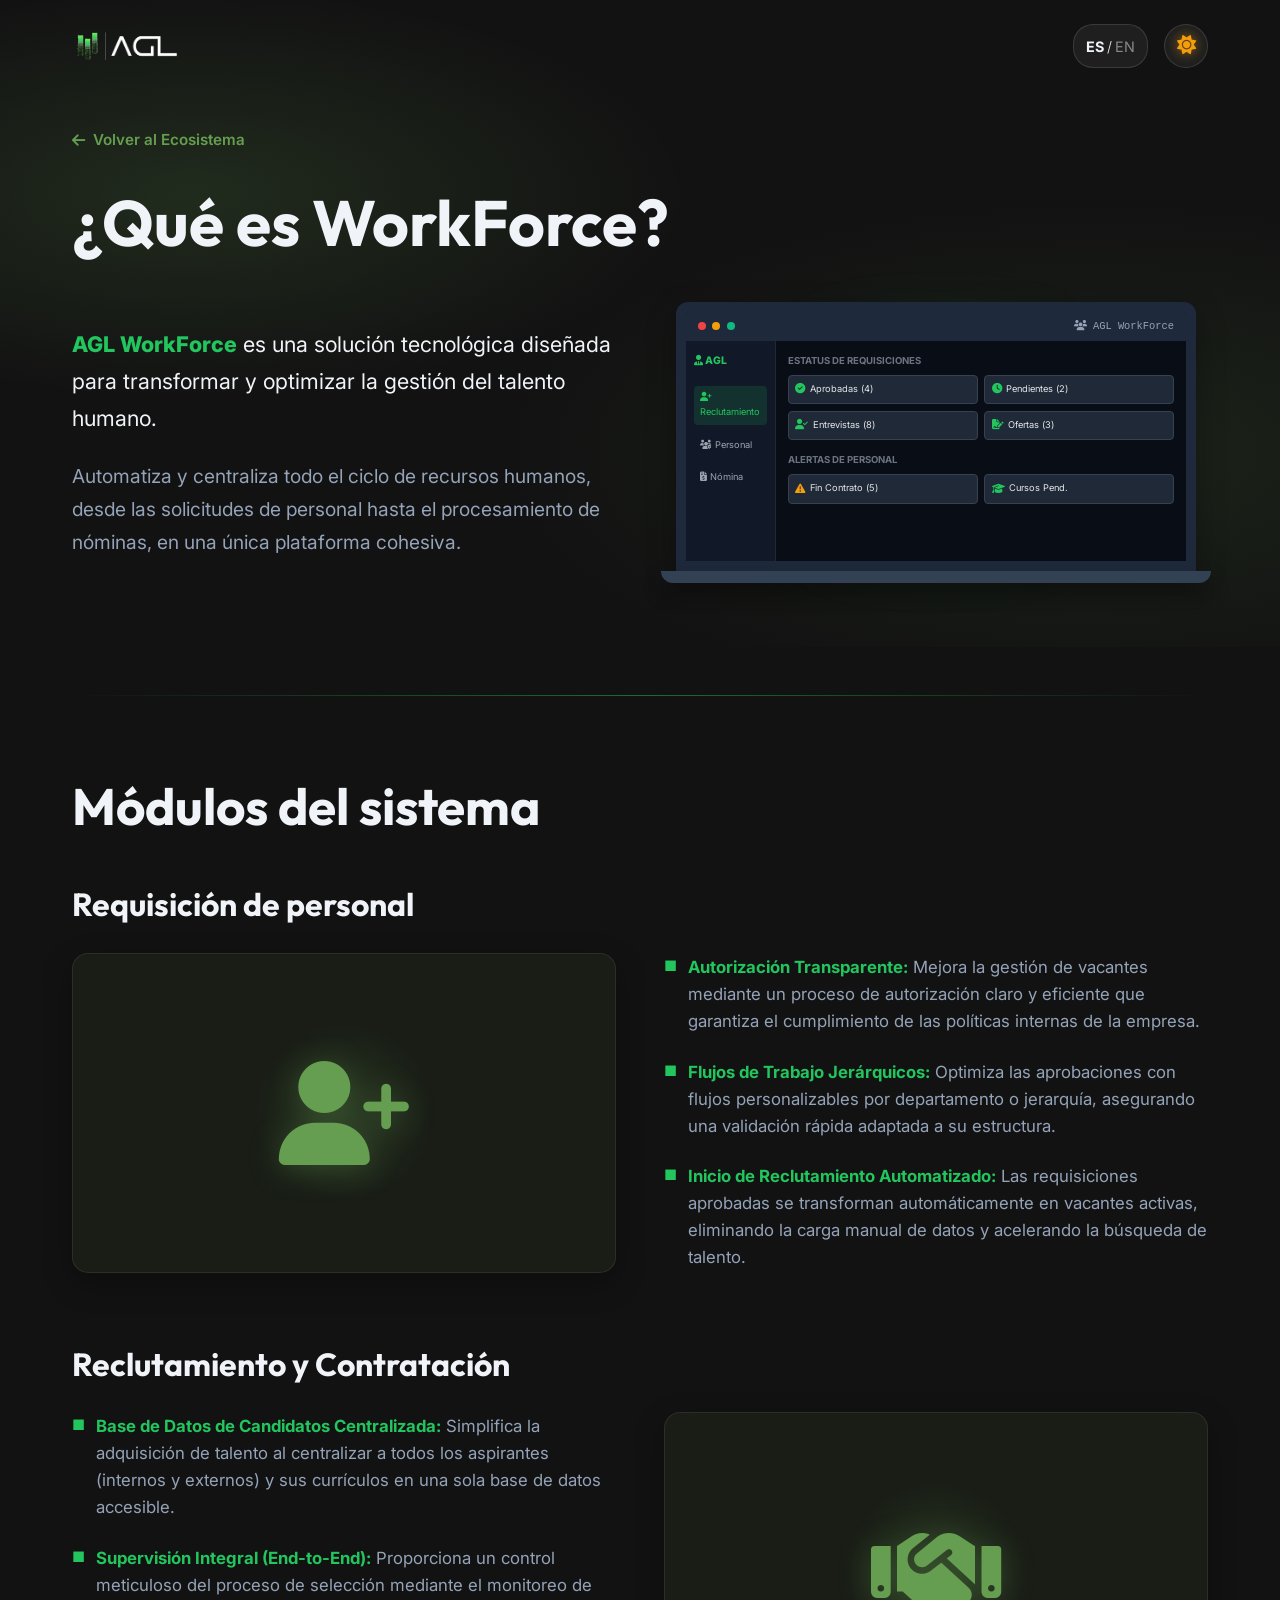
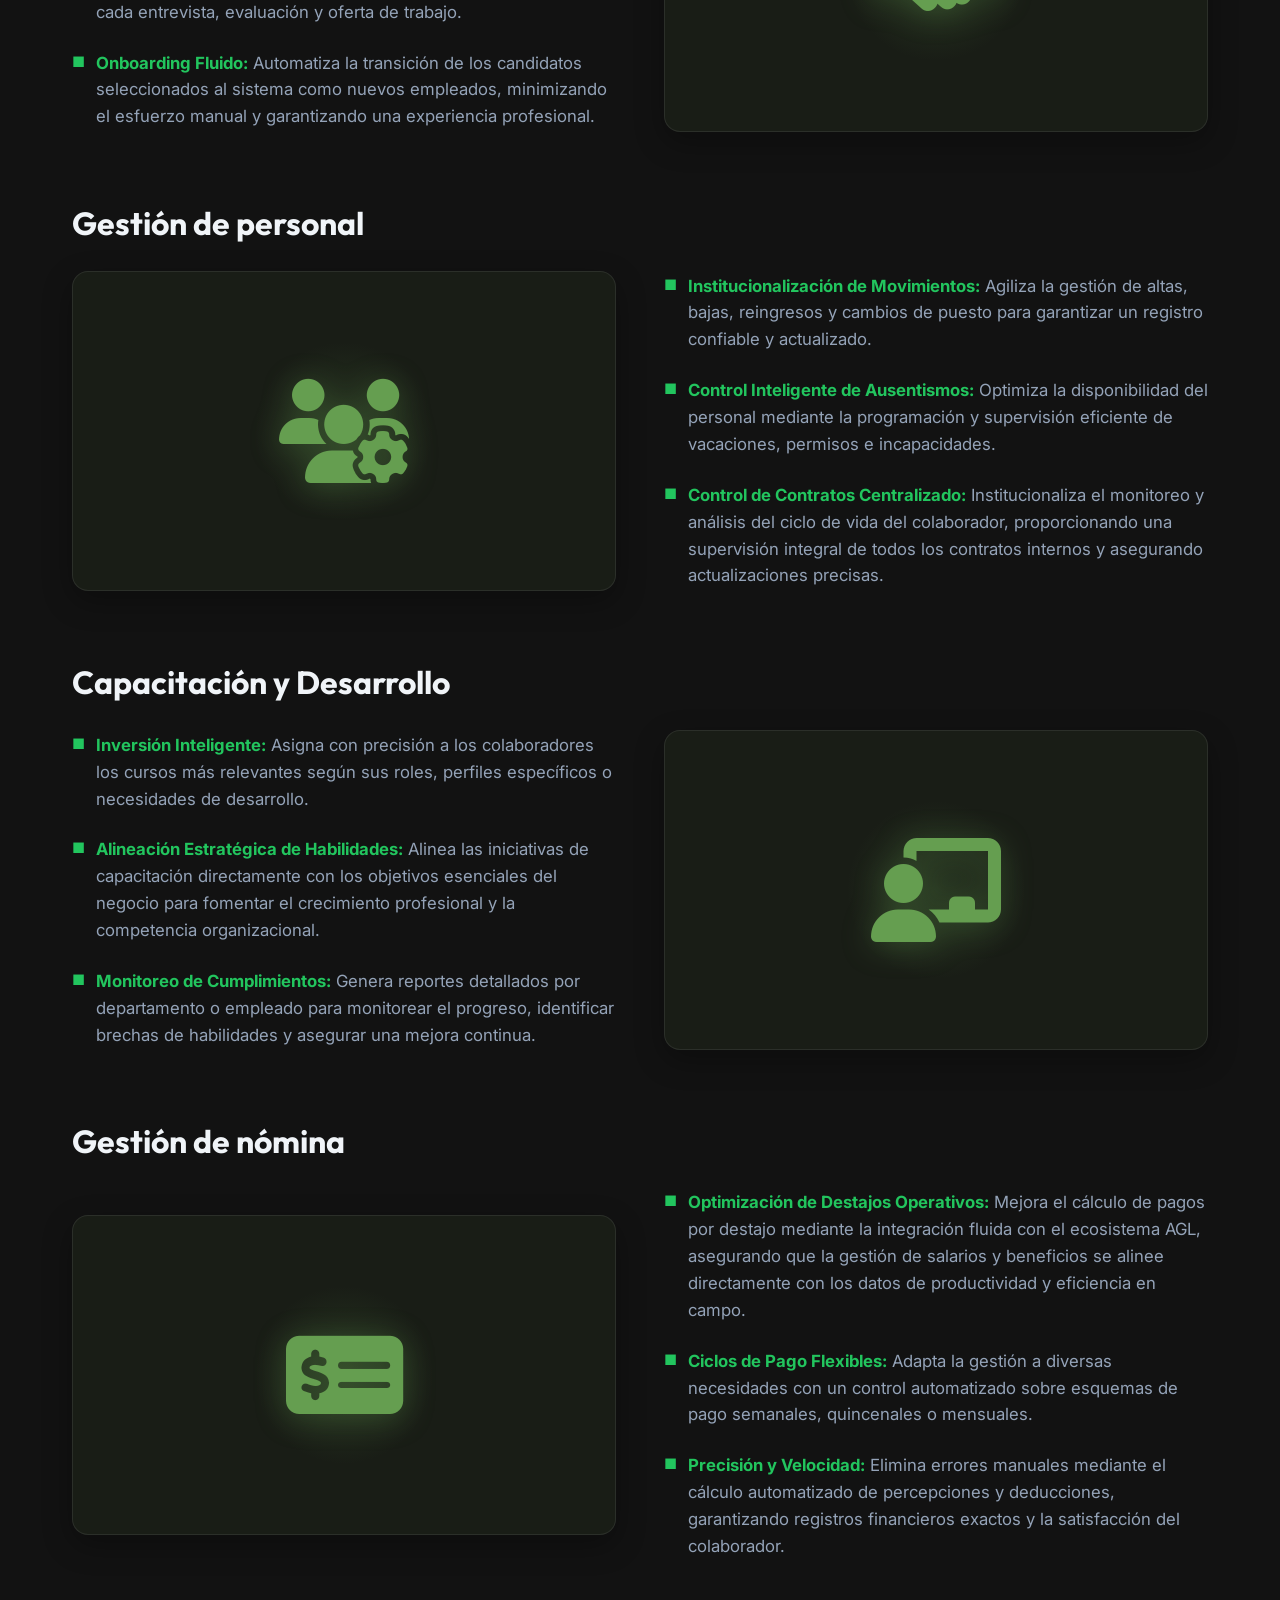
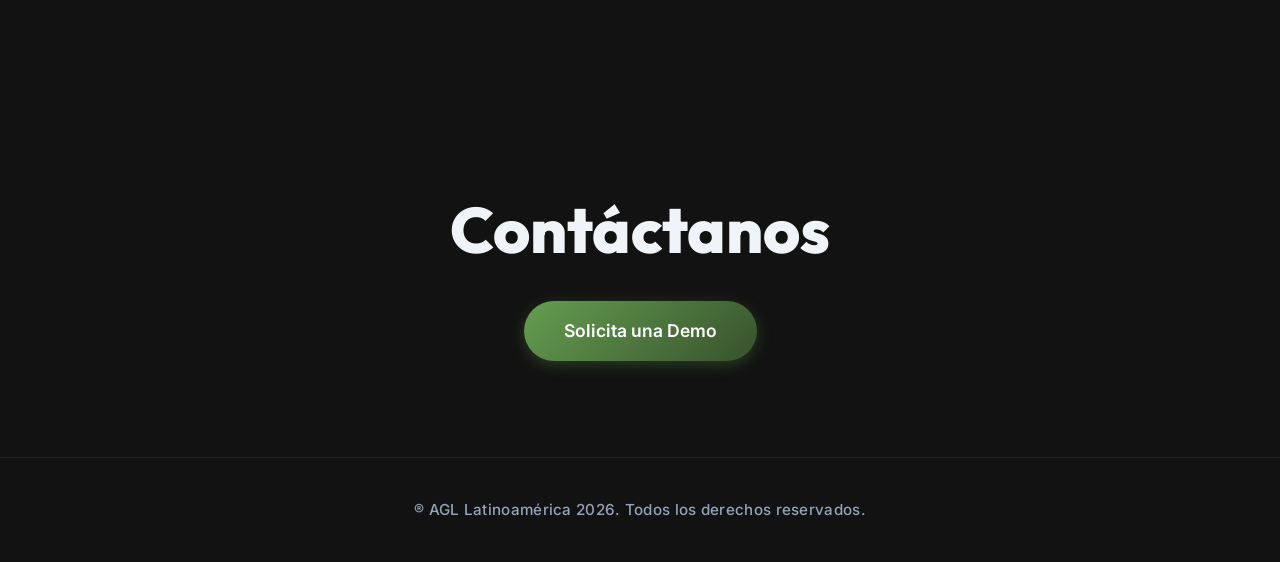
<file: landing/servicios/administrativos/workforce/workforce.html>
<!DOCTYPE html>
<html lang="es">

<head>
    <meta charset="UTF-8">
    <meta name="viewport" content="width=device-width, initial-scale=1.0">
    <title>WorkForce | AGL Latinoamérica</title>
    <meta name="description" content="Gestión de personal optimizada. De la solicitud a la nómina con AGL WorkForce.">
    <script>
        (function () {
            const savedTheme = localStorage.getItem('agl-theme');
            if (savedTheme === 'light') {
                document.documentElement.setAttribute('data-theme', 'light');
            }
        })();
    </script>
    <!-- Favicon -->
    <link rel="icon" type="image/png" href="../../../Logos/favicon.png">
    <!-- Google Fonts & Icons -->
    <link rel="preconnect" href="https://fonts.googleapis.com">
    <link rel="preconnect" href="https://fonts.gstatic.com" crossorigin>
    <link
        href="https://fonts.googleapis.com/css2?family=Inter:wght@300;400;600;700&family=Outfit:wght@400;600;800&display=swap"
        rel="stylesheet">
    <!-- FontAwesome para iconos -->
    <link rel="stylesheet" href="https://cdnjs.cloudflare.com/ajax/libs/font-awesome/6.4.0/css/all.min.css">

    <!-- Enlazado al CSS maestro -->
    <link rel="stylesheet" href="risk_style.css">
</head>

<body>
    <!-- Navbar -->
    <nav class="navbar">
        <div class="container nav-container">
            <a href="../../../index.html#ecosistema" class="logo" title="Volver al inicio">
                <img src="../../../Logos/logo blanco.png" alt="AGL" class="logo-img theme-logo" id="nav-logo">
            </a>
            <div class="nav-actions">
                <!-- BOTÓN IDIOMA DESKTOP (Tipo Switch) -->
                <button class="theme-toggle-btn" id="lang-toggle-desktop" aria-label="Cambiar idioma"
                    title="Cambiar idioma"
                    style="width: auto; padding: 0 12px; border-radius: 20px; font-family: 'Inter', sans-serif; font-size: 0.9rem;">
                    <span class="lang-es" style="font-weight: 700; transition: 0.3s;">ES</span>
                    <span style="margin: 0 3px; font-weight: 300;">/</span>
                    <span class="lang-en" style="font-weight: 400; opacity: 0.5; transition: 0.3s;">EN</span>
                </button>
                <button class="theme-toggle-btn" id="theme-toggle" aria-label="Cambiar tema claro/oscuro"
                    title="Cambiar tema">
                    <i class="fas fa-sun theme-icon theme-icon-sun"></i>
                    <i class="fas fa-moon theme-icon theme-icon-moon"></i>
                </button>
            </div>
        </div>
    </nav>

    <!-- Hero Section: ¿Qué es WorkForce? -->
    <section class="hero detail-hero">
        <div class="container">
            <a href="../../../index.html#ecosistema" class="back-link"
                data-es="<i class='fas fa-arrow-left'></i> Volver al Ecosistema"
                data-en="<i class='fas fa-arrow-left'></i> Back to Ecosystem"><i class="fas fa-arrow-left"></i> Volver
                al
                Ecosistema</a>

            <div class="section-title-large fade-in-up">
                <h1 data-es="¿Qué es WorkForce?" data-en="What is WorkForce?">¿Qué es WorkForce?</h1>
            </div>

            <div class="mining-intro-grid fade-in-up delay-1">
                <div class="mining-intro-text">
                    <p class="intro-lead"
                        data-es="<strong class='highlight-green-text'>AGL WorkForce</strong> es una solución tecnológica diseñada para transformar y optimizar la gestión del talento humano."
                        data-en="<strong class='highlight-green-text'>AGL WorkForce</strong> is a technological solution designed to transform and optimize human talent management.">
                        <strong class="highlight-green-text">AGL WorkForce</strong> es una solución tecnológica diseñada
                        para transformar y optimizar la gestión del talento humano.
                    </p>
                    <p class="intro-sub"
                        data-es="Automatiza y centraliza todo el ciclo de recursos humanos, desde las solicitudes de personal hasta el procesamiento de nóminas, en una única plataforma cohesiva."
                        data-en="It automates and centralizes the entire human resources cycle, from personnel requests to payroll processing, in a single cohesive platform.">
                        Automatiza y centraliza todo el ciclo de recursos humanos, desde las solicitudes de personal
                        hasta el procesamiento de nóminas, en una única plataforma cohesiva.
                    </p>
                </div>

                <!-- Mockup de Laptop UI -->
                <div class="mining-mockup-wrapper">
                    <div class="laptop-container">
                        <div class="laptop-glow"></div>
                        <div class="laptop-screen">
                            <div class="screen-header">
                                <span class="dot red"></span>
                                <span class="dot yellow"></span>
                                <span class="dot green"></span>
                                <span class="screen-title"><i class="fas fa-users"></i> AGL WorkForce</span>
                            </div>
                            <div class="screen-body">
                                <div class="app-sidebar">
                                    <div class="app-logo-small"><i class="fas fa-user-tie"></i> AGL</div>
                                    <div class="app-nav-item active"
                                        data-es="<i class='fas fa-user-plus'></i> Reclutamiento"
                                        data-en="<i class='fas fa-user-plus'></i> Recruitment"><i
                                            class="fas fa-user-plus"></i> Reclutamiento
                                    </div>
                                    <div class="app-nav-item" data-es="<i class='fas fa-users-cog'></i> Personal"
                                        data-en="<i class='fas fa-users-cog'></i> Personnel"><i
                                            class="fas fa-users-cog"></i> Personal</div>
                                    <div class="app-nav-item"
                                        data-es="<i class='fas fa-file-invoice-dollar'></i> Nómina"
                                        data-en="<i class='fas fa-file-invoice-dollar'></i> Payroll"><i
                                            class="fas fa-file-invoice-dollar"></i> Nómina</div>
                                </div>
                                <div class="app-content">
                                    <div class="app-section-title" data-es="Estatus de Requisiciones"
                                        data-en="Requisition Status">Estatus de Requisiciones</div>
                                    <div class="app-cards-grid">
                                        <div class="app-card"
                                            data-es="<i class='fas fa-check-circle'></i> Aprobadas (4)"
                                            data-en="<i class='fas fa-check-circle'></i> Approved (4)"><i
                                                class="fas fa-check-circle"></i> Aprobadas (4)</div>
                                        <div class="app-card" data-es="<i class='fas fa-clock'></i> Pendientes (2)"
                                            data-en="<i class='fas fa-clock'></i> Pending (2)"><i
                                                class="fas fa-clock"></i> Pendientes (2)</div>
                                        <div class="app-card"
                                            data-es="<i class='fas fa-user-check'></i> Entrevistas (8)"
                                            data-en="<i class='fas fa-user-check'></i> Interviews (8)"><i
                                                class="fas fa-user-check"></i> Entrevistas (8)</div>
                                        <div class="app-card"
                                            data-es="<i class='fas fa-file-signature'></i> Ofertas (3)"
                                            data-en="<i class='fas fa-file-signature'></i> Offers (3)"><i
                                                class="fas fa-file-signature"></i> Ofertas (3)</div>
                                    </div>
                                    <div class="app-section-title" data-es="Alertas de Personal"
                                        data-en="Personnel Alerts">Alertas de Personal</div>
                                    <div class="app-cards-grid">
                                        <div class="app-card small"
                                            data-es="<i class='fas fa-exclamation-triangle' style='color: #f59e0b;'></i> Fin Contrato (5)"
                                            data-en="<i class='fas fa-exclamation-triangle' style='color: #f59e0b;'></i> Contract End (5)">
                                            <i class="fas fa-exclamation-triangle" style="color: #f59e0b;"></i> Fin
                                            Contrato (5)
                                        </div>
                                        <div class="app-card small"
                                            data-es="<i class='fas fa-graduation-cap' style='color: #22c55e;'></i> Cursos Pend."
                                            data-en="<i class='fas fa-graduation-cap' style='color: #22c55e;'></i> Pending Courses">
                                            <i class="fas fa-graduation-cap" style="color: #22c55e;"></i> Cursos Pend.
                                        </div>
                                    </div>
                                </div>
                            </div>
                        </div>
                        <div class="laptop-base"></div>
                    </div>
                </div>
            </div>
        </div>
    </section>

    <div class="container">
        <hr class="section-divider">
    </div>

    <!-- Módulos del Sistema -->
    <section class="modules-section">
        <div class="container">
            <div class="section-header fade-in-up">
                <h2 class="modules-main-title" data-es="Módulos del sistema" data-en="System Modules">Módulos del
                    sistema</h2>
            </div>

            <!-- Módulo 1: Requisición de personal -->
            <div class="module-block fade-in-up">
                <h3 class="module-title" data-es="Requisición de personal" data-en="Personnel Requisition">Requisición
                    de personal</h3>
                <div class="module-grid">
                    <div class="module-icon-large-container">
                        <i class="fas fa-user-plus module-large-icon"></i>
                    </div>
                    <div class="module-info">
                        <ul class="module-bullets">
                            <li data-es="<strong>Autorización Transparente:</strong> Mejora la gestión de vacantes mediante un proceso de autorización claro y eficiente que garantiza el cumplimiento de las políticas internas de la empresa."
                                data-en="<strong>Transparent Authorization:</strong> Improves vacancy management through a clear and efficient authorization process that ensures compliance with internal company policies.">
                                <strong>Autorización Transparente:</strong> Mejora la gestión de vacantes mediante un
                                proceso de autorización claro y eficiente que garantiza el cumplimiento de las políticas
                                internas de la empresa.
                            </li>
                            <li data-es="<strong>Flujos de Trabajo Jerárquicos:</strong> Optimiza las aprobaciones con flujos personalizables por departamento o jerarquía, asegurando una validación rápida adaptada a su estructura."
                                data-en="<strong>Hierarchical Workflows:</strong> Optimizes approvals with customizable flows by department or hierarchy, ensuring rapid validation tailored to your structure.">
                                <strong>Flujos de Trabajo Jerárquicos:</strong> Optimiza las aprobaciones con flujos
                                personalizables por departamento o jerarquía, asegurando una validación rápida adaptada
                                a su estructura.
                            </li>
                            <li data-es="<strong>Inicio de Reclutamiento Automatizado:</strong> Las requisiciones aprobadas se transforman automáticamente en vacantes activas, eliminando la carga manual de datos y acelerando la búsqueda de talento."
                                data-en="<strong>Automated Recruitment Initiation:</strong> Approved requisitions automatically transform into active vacancies, eliminating manual data entry and accelerating the talent search.">
                                <strong>Inicio de Reclutamiento Automatizado:</strong> Las requisiciones aprobadas se
                                transforman automáticamente en vacantes activas, eliminando la carga manual de datos y
                                acelerando la búsqueda de talento.
                            </li>
                        </ul>
                    </div>
                </div>
            </div>

            <!-- Módulo 2: Reclutamiento y Contratación -->
            <div class="module-block fade-in-up delay-1">
                <h3 class="module-title" data-es="Reclutamiento y Contratación" data-en="Recruitment and Hiring">
                    Reclutamiento y Contratación</h3>
                <div class="module-grid">
                    <div class="module-info">
                        <ul class="module-bullets">
                            <li data-es="<strong>Base de Datos de Candidatos Centralizada:</strong> Simplifica la adquisición de talento al centralizar a todos los aspirantes (internos y externos) y sus currículos en una sola base de datos accesible."
                                data-en="<strong>Centralized Candidate Database:</strong> Simplifies talent acquisition by centralizing all applicants (internal and external) and their resumes into a single accessible database.">
                                <strong>Base de Datos de Candidatos Centralizada:</strong> Simplifica la adquisición de
                                talento al centralizar a todos los aspirantes (internos y externos) y sus currículos en
                                una sola base de datos accesible.
                            </li>
                            <li data-es="<strong>Supervisión Integral (End-to-End):</strong> Proporciona un control meticuloso del proceso de selección mediante el monitoreo de cada entrevista, evaluación y oferta de trabajo."
                                data-en="<strong>End-to-End Supervision:</strong> Provides meticulous control of the selection process by monitoring every interview, evaluation, and job offer.">
                                <strong>Supervisión Integral (End-to-End):</strong> Proporciona un control meticuloso
                                del proceso de selección mediante el monitoreo de cada entrevista, evaluación y oferta
                                de trabajo.
                            </li>
                            <li data-es="<strong>Onboarding Fluido:</strong> Automatiza la transición de los candidatos seleccionados al sistema como nuevos empleados, minimizando el esfuerzo manual y garantizando una experiencia profesional."
                                data-en="<strong>Fluid Onboarding:</strong> Automates the transition of selected candidates into the system as new employees, minimizing manual effort and guaranteeing a professional experience.">
                                <strong>Onboarding Fluido:</strong> Automatiza la transición de los candidatos
                                seleccionados al sistema como nuevos empleados, minimizando el esfuerzo manual y
                                garantizando una experiencia profesional.
                            </li>
                        </ul>
                    </div>
                    <div class="module-icon-large-container">
                        <i class="fas fa-handshake module-large-icon"></i>
                    </div>
                </div>
            </div>

            <!-- Módulo 3: Gestión de personal -->
            <div class="module-block fade-in-up delay-2">
                <h3 class="module-title" data-es="Gestión de personal" data-en="Personnel Management">Gestión de
                    personal</h3>
                <div class="module-grid">
                    <div class="module-icon-large-container">
                        <i class="fas fa-users-cog module-large-icon"></i>
                    </div>
                    <div class="module-info">
                        <ul class="module-bullets">
                            <li data-es="<strong>Institucionalización de Movimientos:</strong> Agiliza la gestión de altas, bajas, reingresos y cambios de puesto para garantizar un registro confiable y actualizado."
                                data-en="<strong>Institutionalization of Movements:</strong> Streamlines the management of hires, terminations, rehires, and role changes to guarantee a reliable and updated record.">
                                <strong>Institucionalización de Movimientos:</strong> Agiliza la gestión de altas,
                                bajas, reingresos y cambios de puesto para garantizar un registro confiable y
                                actualizado.
                            </li>
                            <li data-es="<strong>Control Inteligente de Ausentismos:</strong> Optimiza la disponibilidad del personal mediante la programación y supervisión eficiente de vacaciones, permisos e incapacidades."
                                data-en="<strong>Smart Absenteeism Control:</strong> Optimizes staff availability through efficient scheduling and supervision of vacations, permits, and disabilities.">
                                <strong>Control Inteligente de Ausentismos:</strong> Optimiza la disponibilidad del
                                personal mediante la programación y supervisión eficiente de vacaciones, permisos e
                                incapacidades.
                            </li>
                            <li data-es="<strong>Control de Contratos Centralizado:</strong> Institucionaliza el monitoreo y análisis del ciclo de vida del colaborador, proporcionando una supervisión integral de todos los contratos internos y asegurando actualizaciones precisas."
                                data-en="<strong>Centralized Contract Control:</strong> Institutionalizes the monitoring and analysis of the employee lifecycle, providing comprehensive oversight of all internal contracts and ensuring accurate updates.">
                                <strong>Control de Contratos Centralizado:</strong> Institucionaliza el monitoreo y
                                análisis del ciclo de vida del colaborador, proporcionando una supervisión integral de
                                todos los contratos internos y asegurando actualizaciones precisas.
                            </li>
                        </ul>
                    </div>
                </div>
            </div>

            <!-- Módulo 4: Capacitación y Desarrollo -->
            <div class="module-block fade-in-up delay-1">
                <h3 class="module-title" data-es="Capacitación y Desarrollo" data-en="Training and Development">
                    Capacitación y Desarrollo</h3>
                <div class="module-grid">
                    <div class="module-info">
                        <ul class="module-bullets">
                            <li data-es="<strong>Inversión Inteligente:</strong> Asigna con precisión a los colaboradores los cursos más relevantes según sus roles, perfiles específicos o necesidades de desarrollo."
                                data-en="<strong>Smart Investment:</strong> Accurately assigns the most relevant courses to employees based on their roles, specific profiles, or development needs.">
                                <strong>Inversión Inteligente:</strong> Asigna con precisión a los colaboradores los
                                cursos más relevantes según sus roles, perfiles específicos o necesidades de desarrollo.
                            </li>
                            <li data-es="<strong>Alineación Estratégica de Habilidades:</strong> Alinea las iniciativas de capacitación directamente con los objetivos esenciales del negocio para fomentar el crecimiento profesional y la competencia organizacional."
                                data-en="<strong>Strategic Skills Alignment:</strong> Aligns training initiatives directly with essential business objectives to foster professional growth and organizational competence.">
                                <strong>Alineación Estratégica de Habilidades:</strong> Alinea las iniciativas de
                                capacitación directamente con los objetivos esenciales del negocio para fomentar el
                                crecimiento profesional y la competencia organizacional.
                            </li>
                            <li data-es="<strong>Monitoreo de Cumplimientos:</strong> Genera reportes detallados por departamento o empleado para monitorear el progreso, identificar brechas de habilidades y asegurar una mejora continua."
                                data-en="<strong>Compliance Monitoring:</strong> Generates detailed reports by department or employee to monitor progress, identify skill gaps, and ensure continuous improvement.">
                                <strong>Monitoreo de Cumplimientos:</strong> Genera reportes detallados por departamento
                                o empleado para monitorear el progreso, identificar brechas de habilidades y asegurar
                                una mejora continua.
                            </li>
                        </ul>
                    </div>
                    <div class="module-icon-large-container">
                        <i class="fas fa-chalkboard-teacher module-large-icon"></i>
                    </div>
                </div>
            </div>

            <!-- Módulo 5: Gestión de nómina -->
            <div class="module-block fade-in-up delay-2">
                <h3 class="module-title" data-es="Gestión de nómina" data-en="Payroll Management">Gestión de nómina</h3>
                <div class="module-grid">
                    <div class="module-icon-large-container">
                        <i class="fas fa-money-check-alt module-large-icon"></i>
                    </div>
                    <div class="module-info">
                        <ul class="module-bullets">
                            <li data-es="<strong>Optimización de Destajos Operativos:</strong> Mejora el cálculo de pagos por destajo mediante la integración fluida con el ecosistema AGL, asegurando que la gestión de salarios y beneficios se alinee directamente con los datos de productividad y eficiencia en campo."
                                data-en="<strong>Optimization of Operational Piece Rates:</strong> Improves piece-rate payment calculation through fluid integration with the AGL ecosystem, ensuring that salary and benefits management directly aligns with field productivity and efficiency data.">
                                <strong>Optimización de Destajos Operativos:</strong> Mejora el cálculo de pagos por
                                destajo mediante la integración fluida con el ecosistema AGL, asegurando que la gestión
                                de salarios y beneficios se alinee directamente con los datos de productividad y
                                eficiencia en campo.
                            </li>
                            <li data-es="<strong>Ciclos de Pago Flexibles:</strong> Adapta la gestión a diversas necesidades con un control automatizado sobre esquemas de pago semanales, quincenales o mensuales."
                                data-en="<strong>Flexible Payment Cycles:</strong> Adapts management to diverse needs with automated control over weekly, bi-weekly, or monthly payment schemes.">
                                <strong>Ciclos de Pago Flexibles:</strong> Adapta la gestión a diversas necesidades con
                                un control automatizado sobre esquemas de pago semanales, quincenales o mensuales.
                            </li>
                            <li data-es="<strong>Precisión y Velocidad:</strong> Elimina errores manuales mediante el cálculo automatizado de percepciones y deducciones, garantizando registros financieros exactos y la satisfacción del colaborador."
                                data-en="<strong>Precision and Speed:</strong> Eliminates manual errors through automated calculation of perceptions and deductions, guaranteeing accurate financial records and employee satisfaction.">
                                <strong>Precisión y Velocidad:</strong> Elimina errores manuales mediante el cálculo
                                automatizado de percepciones y deducciones, garantizando registros financieros exactos y
                                la satisfacción del colaborador.
                            </li>
                        </ul>
                    </div>
                </div>
            </div>

        </div>
    </section>

    <!-- Sección de Contacto -->
    <section class="cta form-section" id="contacto">
        <div class="container cta-container fade-in-up">
            <h2 class="contact-title" data-es="Contáctanos" data-en="Contact Us">Contáctanos</h2>
            <a href="https://wa.me/526182922284?text=Hola,%20quisiera%20solicitar%20una%20Demo%20de%20WorkForce"
                target="_blank" class="btn btn-primary btn-large" data-es="Solicita una Demo" data-en="Request a Demo">
                Solicita una Demo
            </a>
        </div>
    </section>

    <!-- Footer Simplificado -->
    <footer class="simple-footer">
        <div class="container footer-centered">
            <div class="footer-copy-centered" data-es="&reg; AGL Latinoamérica 2026. Todos los derechos reservados."
                data-en="&reg; AGL Latin America 2026. All rights reserved.">
                &reg; AGL Latinoamérica 2026. Todos los derechos reservados.
            </div>
        </div>
    </footer>

    <!-- Script de Traducción -->
    <script>
        document.addEventListener('DOMContentLoaded', () => {
            const langBtns = [document.getElementById('lang-toggle-desktop')].filter(Boolean);
            let currentLang = localStorage.getItem('agl-lang') || 'es';

            function applyLanguage(lang) {
                currentLang = lang;
                localStorage.setItem('agl-lang', currentLang);

                // Actualizar estilo visual del Switch
                document.querySelectorAll('.lang-es').forEach(el => {
                    el.style.fontWeight = currentLang === 'es' ? '700' : '400';
                    el.style.opacity = currentLang === 'es' ? '1' : '0.5';
                });
                document.querySelectorAll('.lang-en').forEach(el => {
                    el.style.fontWeight = currentLang === 'en' ? '700' : '400';
                    el.style.opacity = currentLang === 'en' ? '1' : '0.5';
                });

                // Traducir todos los elementos de texto
                document.querySelectorAll('[data-en]').forEach(el => {
                    const txt = el.getAttribute(`data-${currentLang}`);
                    if (txt !== null) el.innerHTML = txt;
                });
            }

            if (currentLang !== 'es') {
                applyLanguage(currentLang);
            }

            langBtns.forEach(btn => {
                btn.addEventListener('click', () => {
                    const nextLang = currentLang === 'es' ? 'en' : 'es';
                    applyLanguage(nextLang);
                });
            });
        });
    </script>
    <script src="script__wf.js"></script>
</body>

</html>
</file>
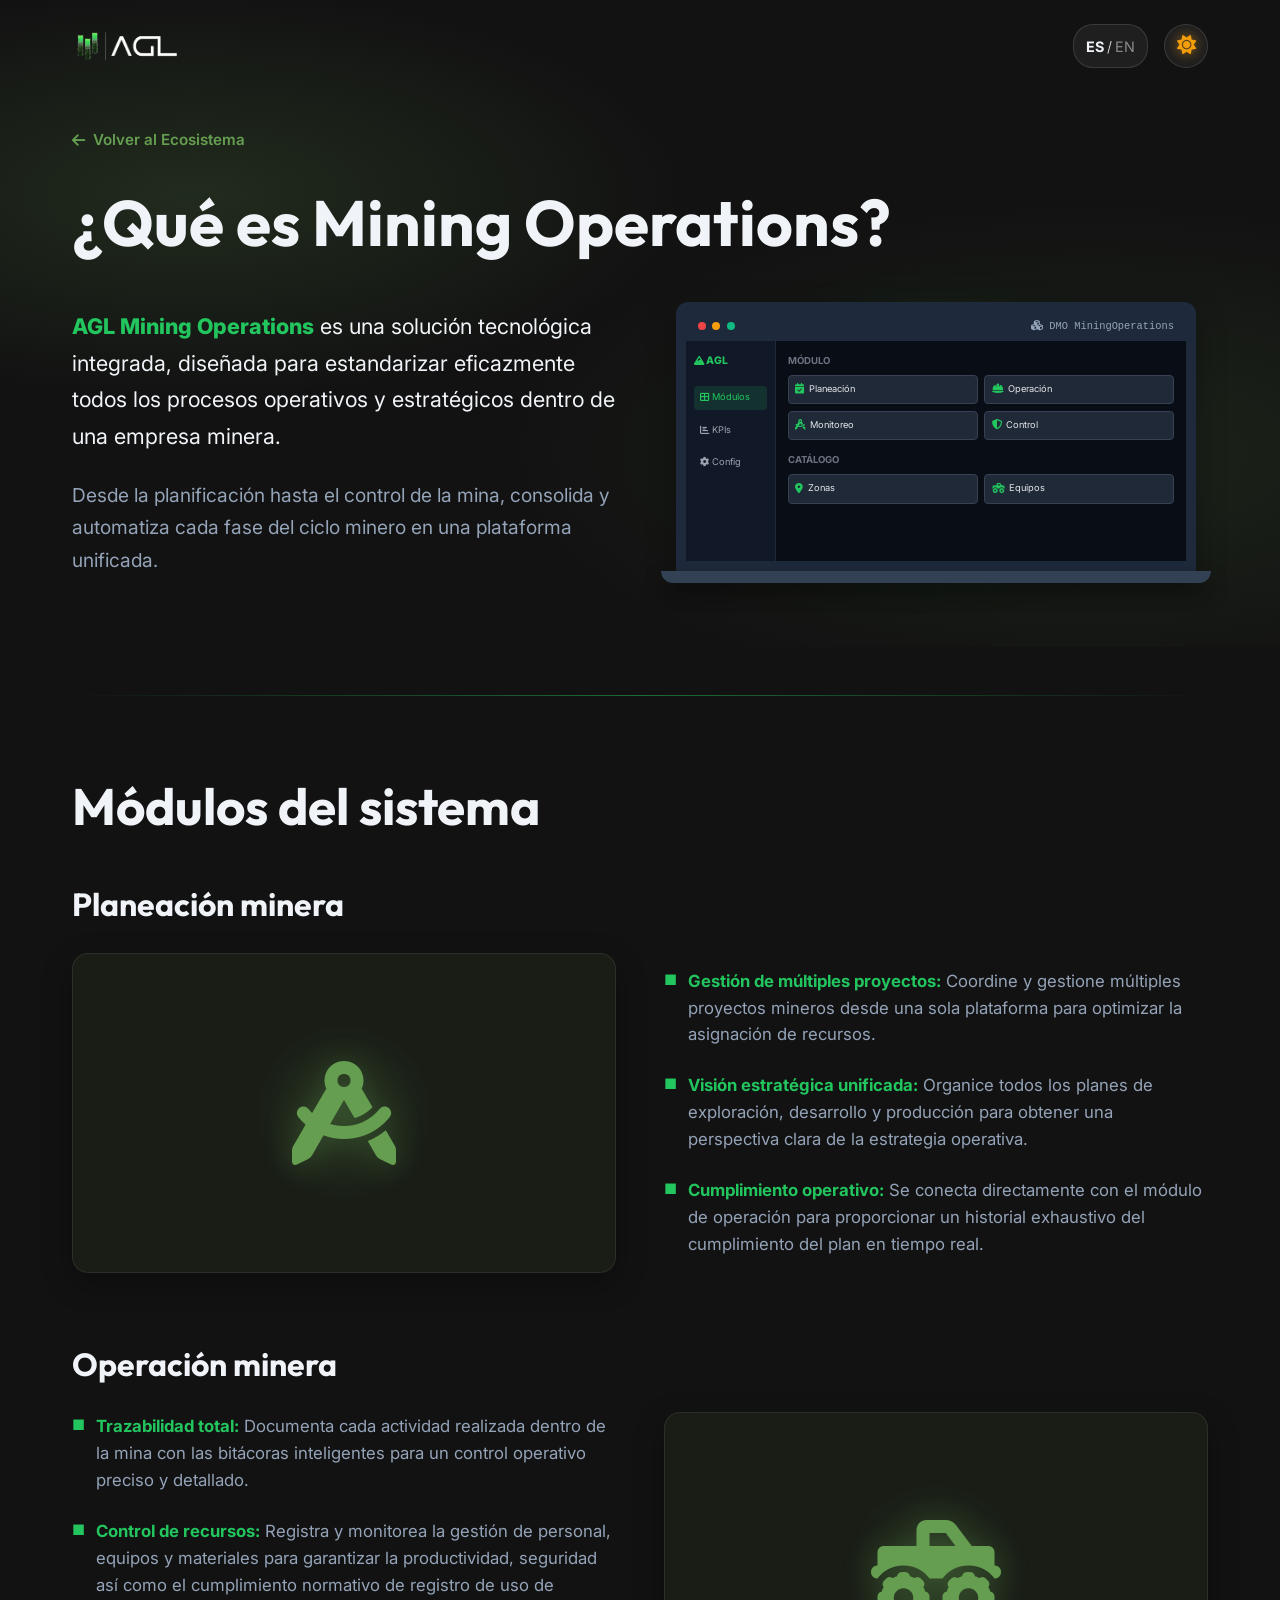
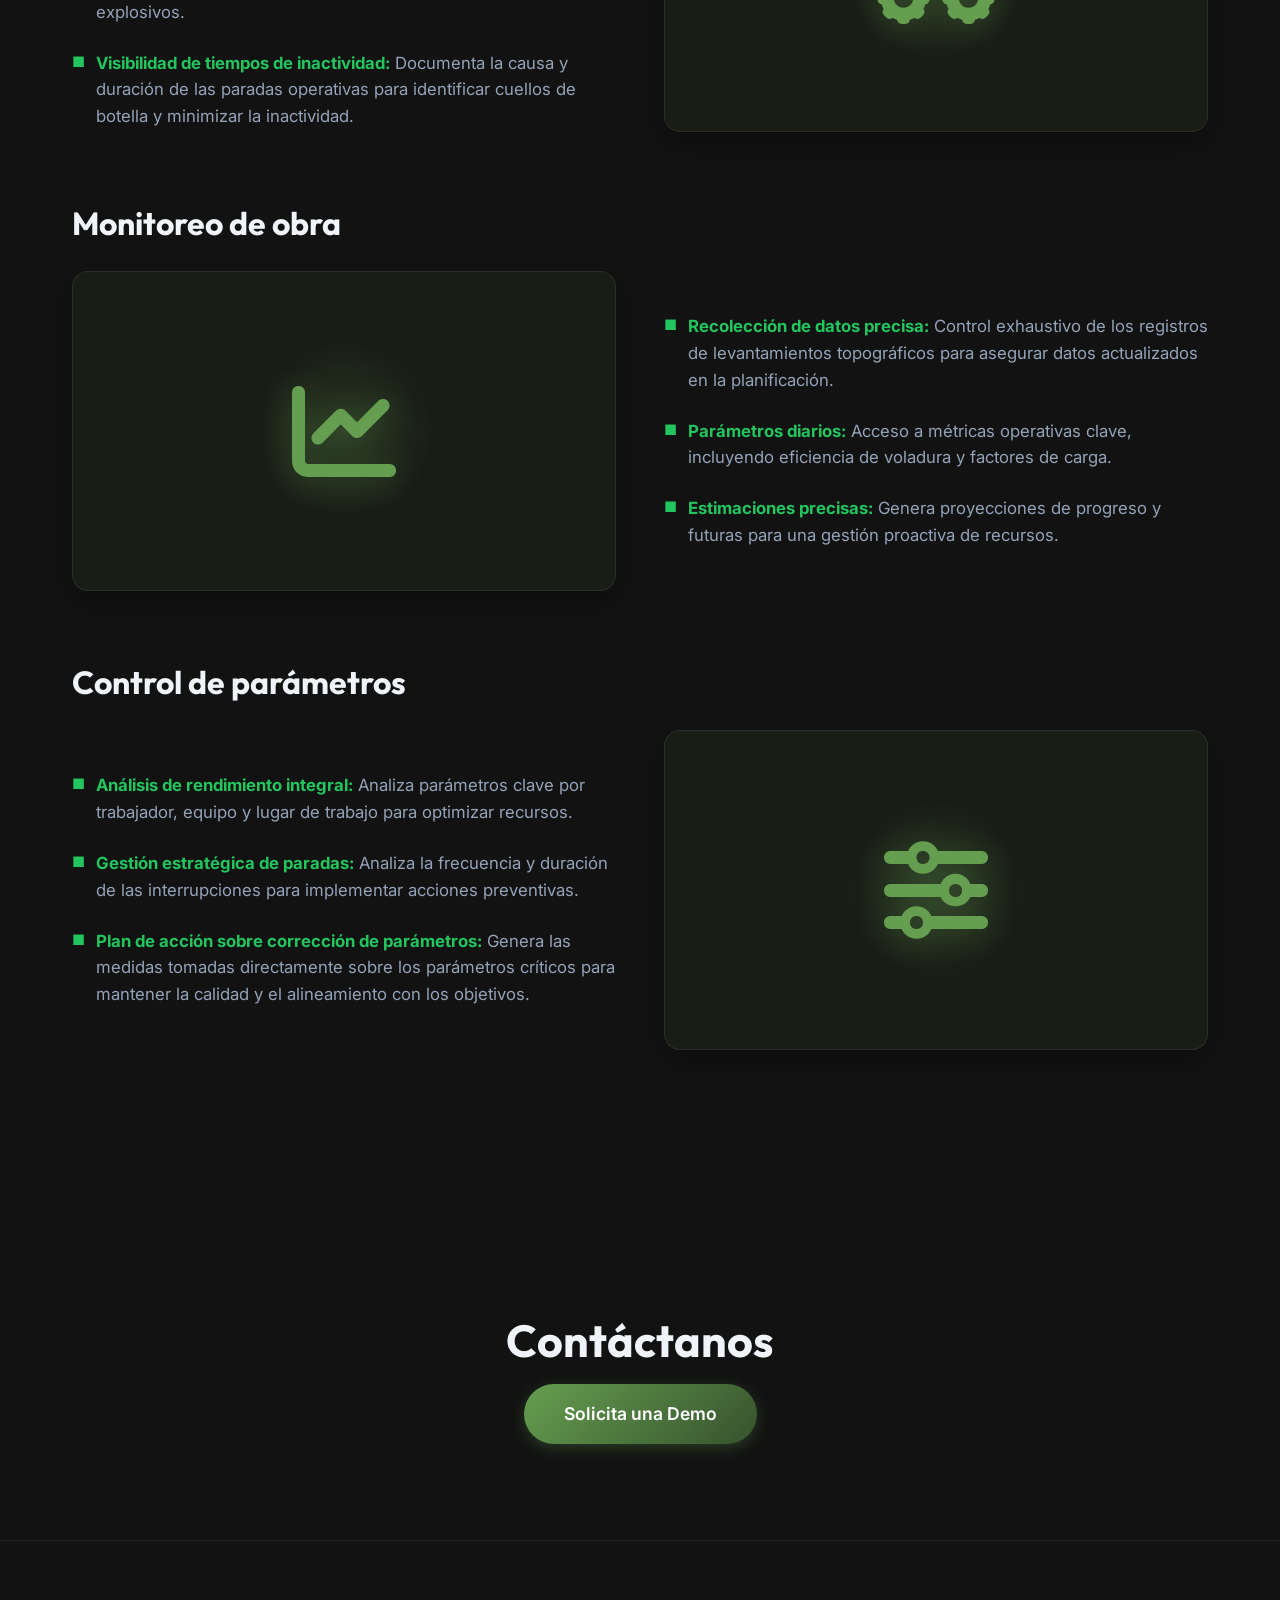
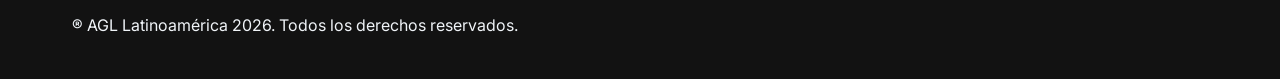
<file: landing/servicios/operativos/BUSINESS OPERATIONS/operaciones.html>
<!DOCTYPE html>
<html lang="es">

<head>
    <meta charset="UTF-8">
    <meta name="viewport" content="width=device-width, initial-scale=1.0">
    <title>Mining Operations | AGL Latinoamérica</title>
    <meta name="description"
        content="AGL Mining Operations es una solución tecnológica integral diseñada para estandarizar procesos operativos y estratégicos dentro de una empresa minera.">
    <script>
        (function () {
            const savedTheme = localStorage.getItem('agl-theme');
            if (savedTheme === 'light') {
                document.documentElement.setAttribute('data-theme', 'light');
            }
        })();
    </script>
    <!-- Favicon -->
    <link rel="icon" type="image/png" href="../../../Logos/favicon.png">
    <!-- Google Fonts -->
    <link rel="preconnect" href="https://fonts.googleapis.com">
    <link rel="preconnect" href="https://fonts.gstatic.com" crossorigin>
    <link
        href="https://fonts.googleapis.com/css2?family=Inter:wght@300;400;600;700&family=Outfit:wght@400;600;800&display=swap"
        rel="stylesheet">
    <!-- FontAwesome para iconos -->
    <link rel="stylesheet" href="https://cdnjs.cloudflare.com/ajax/libs/font-awesome/6.4.0/css/all.min.css">
    <link rel="stylesheet" href="stylesop.css">
</head>

<body>
    <!-- Navbar -->
    <nav class="navbar">
        <div class="container nav-container">
            <a href="../../../index.html#ecosistema" class="logo" title="Volver al inicio">
                <img src="../../../Logos/logo blanco.png" alt="AGL" class="logo-img theme-logo" id="nav-logo">
            </a>
            <div class="nav-actions">
                <!-- BOTÓN IDIOMA DESKTOP (Tipo Switch) -->
                <button class="theme-toggle-btn" id="lang-toggle-desktop" aria-label="Cambiar idioma"
                    title="Cambiar idioma"
                    style="width: auto; padding: 0 12px; border-radius: 20px; font-family: 'Inter', sans-serif; font-size: 0.9rem;">
                    <span class="lang-es" style="font-weight: 700; transition: 0.3s;">ES</span>
                    <span style="margin: 0 3px; font-weight: 300;">/</span>
                    <span class="lang-en" style="font-weight: 400; opacity: 0.5; transition: 0.3s;">EN</span>
                </button>
                <button class="theme-toggle-btn" id="theme-toggle" aria-label="Cambiar tema claro/oscuro"
                    title="Cambiar tema">
                    <i class="fas fa-sun theme-icon theme-icon-sun"></i>
                    <i class="fas fa-moon theme-icon theme-icon-moon"></i>
                </button>
            </div>
        </div>
    </nav>

    <!-- Hero Section: ¿Qué es Mining Operations? -->
    <section class="hero detail-hero">
        <div class="container">
            <a href="../../../index.html#ecosistema" class="back-link"
                data-es="<i class='fas fa-arrow-left'></i> Volver al Ecosistema"
                data-en="<i class='fas fa-arrow-left'></i> Back to Ecosystem"><i class="fas fa-arrow-left"></i> Volver
                al
                Ecosistema</a>

            <div class="section-title-large fade-in-up">
                <h1 data-es="¿Qué es Mining Operations?" data-en="What is Mining Operations?">¿Qué es Mining Operations?
                </h1>
            </div>

            <div class="mining-intro-grid fade-in-up delay-1">
                <div class="mining-intro-text">
                    <p class="intro-lead"
                        data-es="<strong class='highlight-green-text'>AGL Mining Operations</strong> es una solución tecnológica integrada, diseñada para estandarizar eficazmente todos los procesos operativos y estratégicos dentro de una empresa minera."
                        data-en="<strong class='highlight-green-text'>AGL Mining Operations</strong> is an integrated technological solution designed to effectively standardize all operational and strategic processes within a mining company.">
                        <strong class="highlight-green-text">AGL Mining Operations</strong> es una solución tecnológica
                        integrada, diseñada para estandarizar eficazmente todos los procesos operativos y estratégicos
                        dentro de una empresa minera.
                    </p>
                    <p class="intro-sub"
                        data-es="Desde la planificación hasta el control de la mina, consolida y automatiza cada fase del ciclo minero en una plataforma unificada."
                        data-en="From planning to mine control, it consolidates and automates every phase of the mining cycle into a unified platform.">
                        Desde la planificación hasta el control de la mina, consolida y automatiza cada fase del ciclo
                        minero en una plataforma unificada.
                    </p>
                </div>

                <div class="mining-mockup-wrapper">
                    <div class="laptop-container">
                        <div class="laptop-glow"></div>
                        <div class="laptop-screen">
                            <div class="screen-header">
                                <span class="dot red"></span>
                                <span class="dot yellow"></span>
                                <span class="dot green"></span>
                                <span class="screen-title"><i class="fas fa-cubes"></i> DMO MiningOperations</span>
                            </div>
                            <div class="screen-body">
                                <div class="app-sidebar">
                                    <div class="app-logo-small"><i class="fas fa-mountain"></i> AGL</div>
                                    <div class="app-nav-item active" data-es="<i class='fas fa-th-large'></i> Módulos"
                                        data-en="<i class='fas fa-th-large'></i> Modules"><i
                                            class="fas fa-th-large"></i> Módulos</div>
                                    <div class="app-nav-item"><i class="fas fa-chart-bar"></i> KPIs</div>
                                    <div class="app-nav-item"><i class="fas fa-cog"></i> Config</div>
                                </div>
                                <div class="app-content">
                                    <div class="app-section-title" data-es="Módulo" data-en="Module">Módulo</div>
                                    <div class="app-cards-grid">
                                        <div class="app-card" data-es="<i class='fas fa-calendar-check'></i> Planeación"
                                            data-en="<i class='fas fa-calendar-check'></i> Planning"><i
                                                class="fas fa-calendar-check"></i> Planeación</div>
                                        <div class="app-card" data-es="<i class='fas fa-hard-hat'></i> Operación"
                                            data-en="<i class='fas fa-hard-hat'></i> Operation"><i
                                                class="fas fa-hard-hat"></i> Operación</div>
                                        <div class="app-card"
                                            data-es="<i class='fas fa-drafting-compass'></i> Monitoreo"
                                            data-en="<i class='fas fa-drafting-compass'></i> Monitoring"><i
                                                class="fas fa-drafting-compass"></i> Monitoreo</div>
                                        <div class="app-card" data-es="<i class='fas fa-shield-alt'></i> Control"
                                            data-en="<i class='fas fa-shield-alt'></i> Control"><i
                                                class="fas fa-shield-alt"></i> Control</div>
                                    </div>
                                    <div class="app-section-title" data-es="Catálogo" data-en="Catalog">Catálogo</div>
                                    <div class="app-cards-grid">
                                        <div class="app-card small"
                                            data-es="<i class='fas fa-map-marker-alt'></i> Zonas"
                                            data-en="<i class='fas fa-map-marker-alt'></i> Zones"><i
                                                class="fas fa-map-marker-alt"></i> Zonas</div>
                                        <div class="app-card small"
                                            data-es="<i class='fas fa-truck-monster'></i> Equipos"
                                            data-en="<i class='fas fa-truck-monster'></i> Equipment"><i
                                                class="fas fa-truck-monster"></i> Equipos</div>
                                    </div>
                                </div>
                            </div>
                        </div>
                        <div class="laptop-base"></div>
                    </div>
                </div>
            </div>
        </div>
    </section>

    <div class="container">
        <hr class="section-divider">
    </div>

    <!-- Módulos del Sistema -->
    <section class="modules-section">
        <div class="container">
            <div class="section-header fade-in-up">
                <h2 class="modules-main-title" data-es="Módulos del sistema" data-en="System Modules">Módulos del
                    sistema</h2>
            </div>

            <!-- Módulo 1: Planeación minera -->
            <div class="module-block fade-in-up">
                <h3 class="module-title" data-es="Planeación minera" data-en="Mining Planning">Planeación minera</h3>
                <div class="module-grid">
                    <div class="module-icon-large-container">
                        <i class="fas fa-drafting-compass module-large-icon"></i>
                    </div>
                    <div class="module-info">
                        <ul class="module-bullets">
                            <li data-es="<strong>Gestión de múltiples proyectos:</strong> Coordine y gestione múltiples proyectos mineros desde una sola plataforma para optimizar la asignación de recursos."
                                data-en="<strong>Multi-project management:</strong> Coordinate and manage multiple mining projects from a single platform to optimize resource allocation.">
                                <strong>Gestión de múltiples proyectos:</strong> Coordine y gestione múltiples proyectos
                                mineros desde una sola plataforma para optimizar la asignación de recursos.
                            </li>
                            <li data-es="<strong>Visión estratégica unificada:</strong> Organice todos los planes de exploración, desarrollo y producción para obtener una perspectiva clara de la estrategia operativa."
                                data-en="<strong>Unified strategic vision:</strong> Organize all exploration, development, and production plans to gain a clear perspective of the operational strategy.">
                                <strong>Visión estratégica unificada:</strong> Organice todos los planes de exploración,
                                desarrollo y producción para obtener una perspectiva clara de la estrategia operativa.
                            </li>
                            <li data-es="<strong>Cumplimiento operativo:</strong> Se conecta directamente con el módulo de operación para proporcionar un historial exhaustivo del cumplimiento del plan en tiempo real."
                                data-en="<strong>Operational compliance:</strong> Connects directly with the operation module to provide a comprehensive history of plan compliance in real-time.">
                                <strong>Cumplimiento operativo:</strong> Se conecta directamente con el módulo de
                                operación para proporcionar un historial exhaustivo del cumplimiento del plan en tiempo
                                real.
                            </li>
                        </ul>
                    </div>
                </div>
            </div>

            <!-- Módulo 2: Operación minera -->
            <div class="module-block fade-in-up delay-1">
                <h3 class="module-title" data-es="Operación minera" data-en="Mining Operation">Operación minera</h3>
                <div class="module-grid">
                    <div class="module-info">
                        <ul class="module-bullets">
                            <li data-es="<strong>Trazabilidad total:</strong> Documenta cada actividad realizada dentro de la mina con las bitácoras inteligentes para un control operativo preciso y detallado."
                                data-en="<strong>Total traceability:</strong> Documents every activity performed inside the mine with smart logs for precise and detailed operational control.">
                                <strong>Trazabilidad total:</strong> Documenta cada actividad realizada dentro de la
                                mina con las bitácoras inteligentes para un control operativo preciso y detallado.
                            </li>
                            <li data-es="<strong>Control de recursos:</strong> Registra y monitorea la gestión de personal, equipos y materiales para garantizar la productividad, seguridad así como el cumplimiento normativo de registro de uso de explosivos."
                                data-en="<strong>Resource control:</strong> Records and monitors the management of personnel, equipment, and materials to guarantee productivity, safety, as well as regulatory compliance of explosives use logs.">
                                <strong>Control de recursos:</strong> Registra y monitorea la gestión de personal,
                                equipos y materiales para garantizar la productividad, seguridad así como el
                                cumplimiento normativo de registro de uso de explosivos.
                            </li>
                            <li data-es="<strong>Visibilidad de tiempos de inactividad:</strong> Documenta la causa y duración de las paradas operativas para identificar cuellos de botella y minimizar la inactividad."
                                data-en="<strong>Downtime visibility:</strong> Documents the cause and duration of operational stops to identify bottlenecks and minimize downtime.">
                                <strong>Visibilidad de tiempos de inactividad:</strong> Documenta la causa y duración de
                                las paradas operativas para identificar cuellos de botella y minimizar la inactividad.
                            </li>
                        </ul>
                    </div>
                    <div class="module-icon-large-container">
                        <i class="fas fa-truck-monster module-large-icon"></i>
                    </div>
                </div>
            </div>

            <!-- Módulo 3: Monitoreo de obra -->
            <div class="module-block fade-in-up delay-2">
                <h3 class="module-title" data-es="Monitoreo de obra" data-en="Site Monitoring">Monitoreo de obra</h3>
                <div class="module-grid">
                    <div class="module-icon-large-container">
                        <i class="fas fa-chart-line module-large-icon"></i>
                    </div>
                    <div class="module-info">
                        <ul class="module-bullets">
                            <li data-es="<strong>Recolección de datos precisa:</strong> Control exhaustivo de los registros de levantamientos topográficos para asegurar datos actualizados en la planificación."
                                data-en="<strong>Accurate data collection:</strong> Exhaustive control of topographic survey records to ensure updated data in planning.">
                                <strong>Recolección de datos precisa:</strong> Control exhaustivo de los registros de
                                levantamientos topográficos para asegurar datos actualizados en la planificación.
                            </li>
                            <li data-es="<strong>Parámetros diarios:</strong> Acceso a métricas operativas clave, incluyendo eficiencia de voladura y factores de carga."
                                data-en="<strong>Daily parameters:</strong> Access to key operational metrics, including blasting efficiency and load factors.">
                                <strong>Parámetros diarios:</strong> Acceso a métricas operativas clave, incluyendo
                                eficiencia de voladura y factores de carga.
                            </li>
                            <li data-es="<strong>Estimaciones precisas:</strong> Genera proyecciones de progreso y futuras para una gestión proactiva de recursos."
                                data-en="<strong>Accurate estimates:</strong> Generates progress and future projections for proactive resource management.">
                                <strong>Estimaciones precisas:</strong> Genera proyecciones de progreso y futuras para
                                una gestión proactiva de recursos.
                            </li>
                        </ul>
                    </div>
                </div>
            </div>

            <!-- Módulo 4: Control de parámetros -->
            <div class="module-block fade-in-up delay-1">
                <h3 class="module-title" data-es="Control de parámetros" data-en="Parameter Control">Control de
                    parámetros</h3>
                <div class="module-grid">
                    <div class="module-info">
                        <ul class="module-bullets">
                            <li data-es="<strong>Análisis de rendimiento integral:</strong> Analiza parámetros clave por trabajador, equipo y lugar de trabajo para optimizar recursos."
                                data-en="<strong>Comprehensive performance analysis:</strong> Analyzes key parameters per worker, equipment, and workplace to optimize resources.">
                                <strong>Análisis de rendimiento integral:</strong> Analiza parámetros clave por
                                trabajador, equipo y lugar de trabajo para optimizar recursos.
                            </li>
                            <li data-es="<strong>Gestión estratégica de paradas:</strong> Analiza la frecuencia y duración de las interrupciones para implementar acciones preventivas."
                                data-en="<strong>Strategic downtime management:</strong> Analyzes the frequency and duration of interruptions to implement preventive actions.">
                                <strong>Gestión estratégica de paradas:</strong> Analiza la frecuencia y duración
                                de las interrupciones para implementar acciones preventivas.
                            </li>
                            <li data-es="<strong>Plan de acción sobre corrección de parámetros:</strong> Genera las medidas tomadas directamente sobre los parámetros críticos para mantener la calidad y el alineamiento con los objetivos."
                                data-en="<strong>Action plan for parameter correction:</strong> Generates the measures taken directly on critical parameters to maintain quality and alignment with objectives.">
                                <strong>Plan de acción sobre corrección de parámetros:</strong> Genera las
                                medidas tomadas directamente sobre los parámetros críticos
                                para mantener la calidad y el alineamiento con los objetivos.
                            </li>
                        </ul>
                    </div>
                    <div class="module-icon-large-container">
                        <i class="fas fa-sliders-h module-large-icon"></i>
                    </div>
                </div>
            </div>

        </div>
    </section>

    <!-- Sección de Contacto -->
    <section class="cta form-section" id="contacto">
        <div class="container cta-container fade-in-up">
            <h2 class="contact-title" data-es="Contáctanos" data-en="Contact Us">Contáctanos</h2>
            <a href="https://wa.me/526182922284?text=Hola,%20quisiera%20agendar%20una%20demostración%20de%20Mining%20Operations"
                target="_blank" class="btn btn-primary btn-large" data-es="Solicita una Demo" data-en="Request a Demo">
                Solicita una Demo
            </a>
        </div>
    </section>

    <!-- Footer Simplificado -->
    <footer class="simple-footer">
        <div class="container footer-centered">
            <div class="footer-copy-centered" data-es="&reg; AGL Latinoamérica 2026. Todos los derechos reservados."
                data-en="&reg; AGL Latin America 2026. All rights reserved.">
                &reg; AGL Latinoamérica 2026. Todos los derechos reservados.
            </div>
        </div>
    </footer>

    <!-- Script de Traducción -->
    <script>
        document.addEventListener('DOMContentLoaded', () => {
            const langBtns = [document.getElementById('lang-toggle-desktop')].filter(Boolean);
            let currentLang = localStorage.getItem('agl-lang') || 'es';

            function applyLanguage(lang) {
                currentLang = lang;
                localStorage.setItem('agl-lang', currentLang);

                // Actualizar estilo visual del Switch
                document.querySelectorAll('.lang-es').forEach(el => {
                    el.style.fontWeight = currentLang === 'es' ? '700' : '400';
                    el.style.opacity = currentLang === 'es' ? '1' : '0.5';
                });
                document.querySelectorAll('.lang-en').forEach(el => {
                    el.style.fontWeight = currentLang === 'en' ? '700' : '400';
                    el.style.opacity = currentLang === 'en' ? '1' : '0.5';
                });

                // Traducir todos los elementos de texto
                document.querySelectorAll('[data-en]').forEach(el => {
                    const txt = el.getAttribute(`data-${currentLang}`);
                    if (txt !== null) el.innerHTML = txt;
                });
            }

            if (currentLang !== 'es') {
                applyLanguage(currentLang);
            }

            langBtns.forEach(btn => {
                btn.addEventListener('click', () => {
                    const nextLang = currentLang === 'es' ? 'en' : 'es';
                    applyLanguage(nextLang);
                });
            });
        });
    </script>
    <script src="script.js"></script>
</body>

</html>
</file>
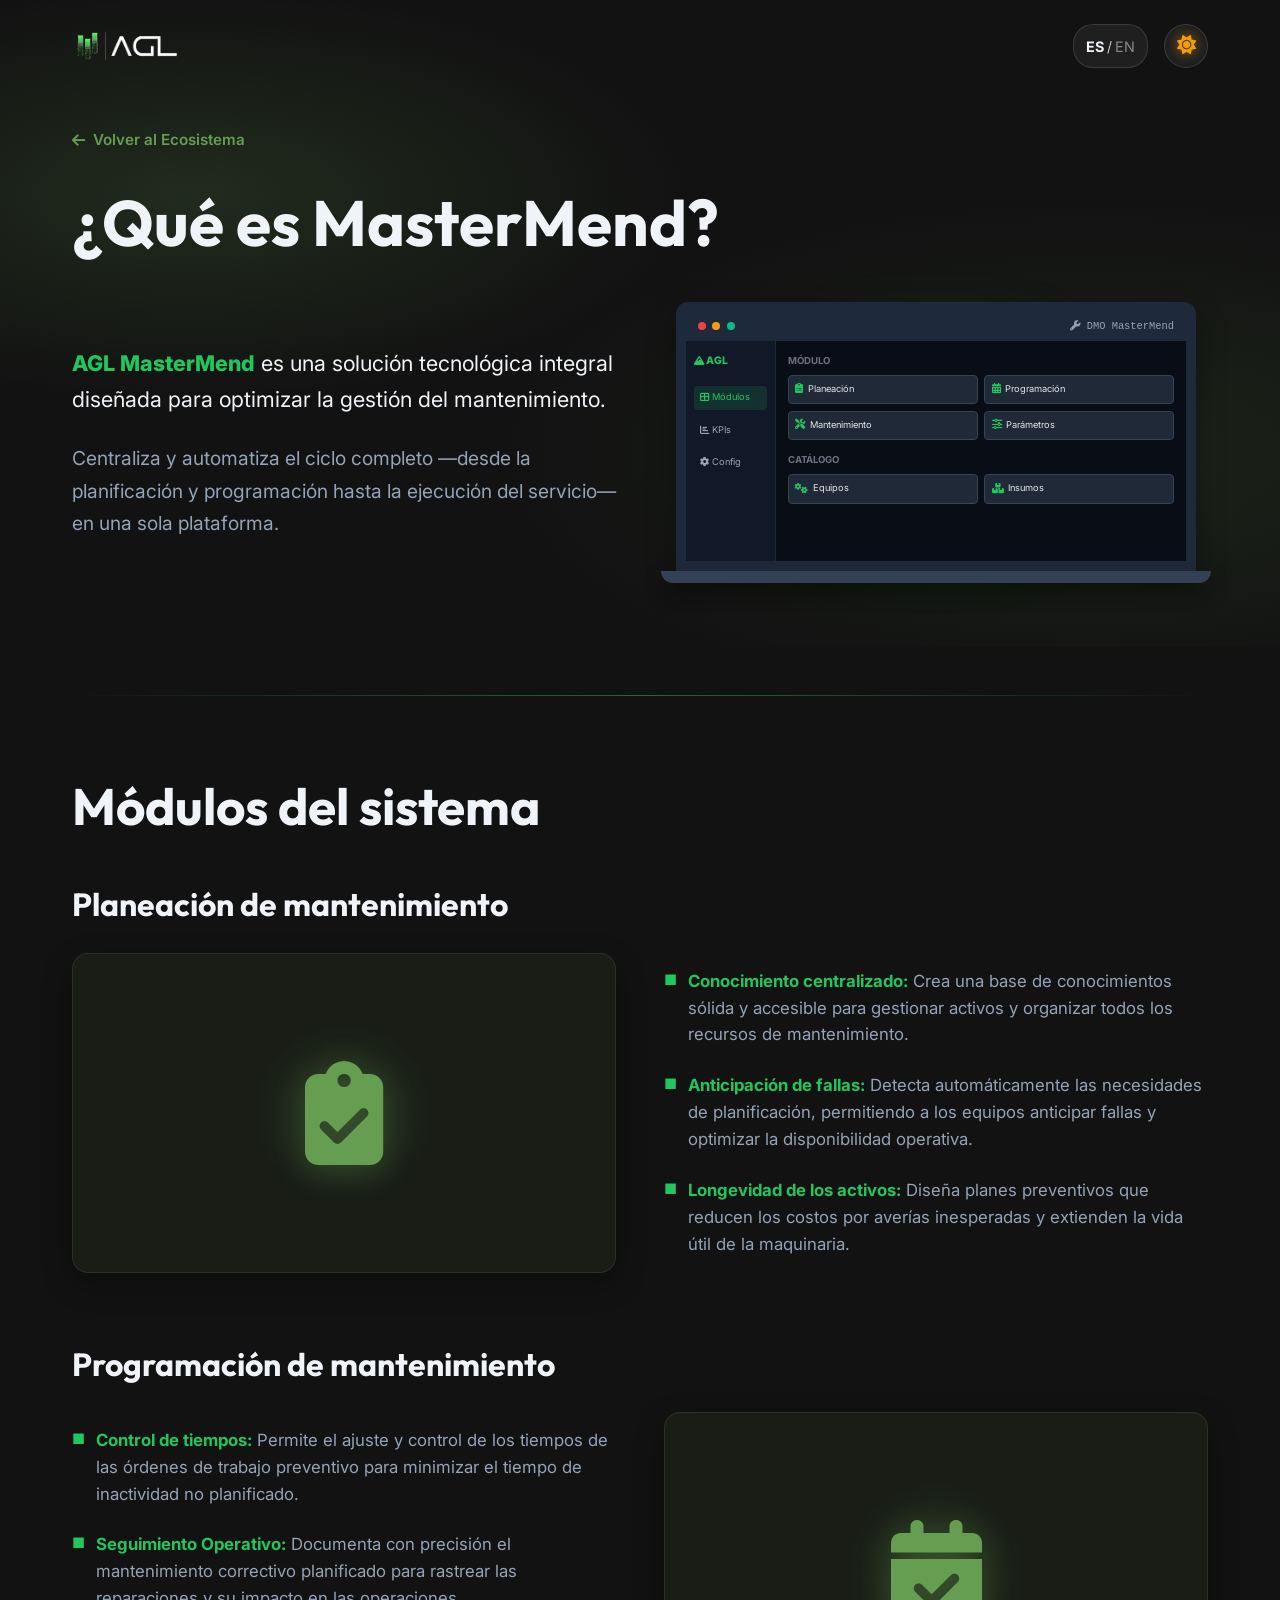
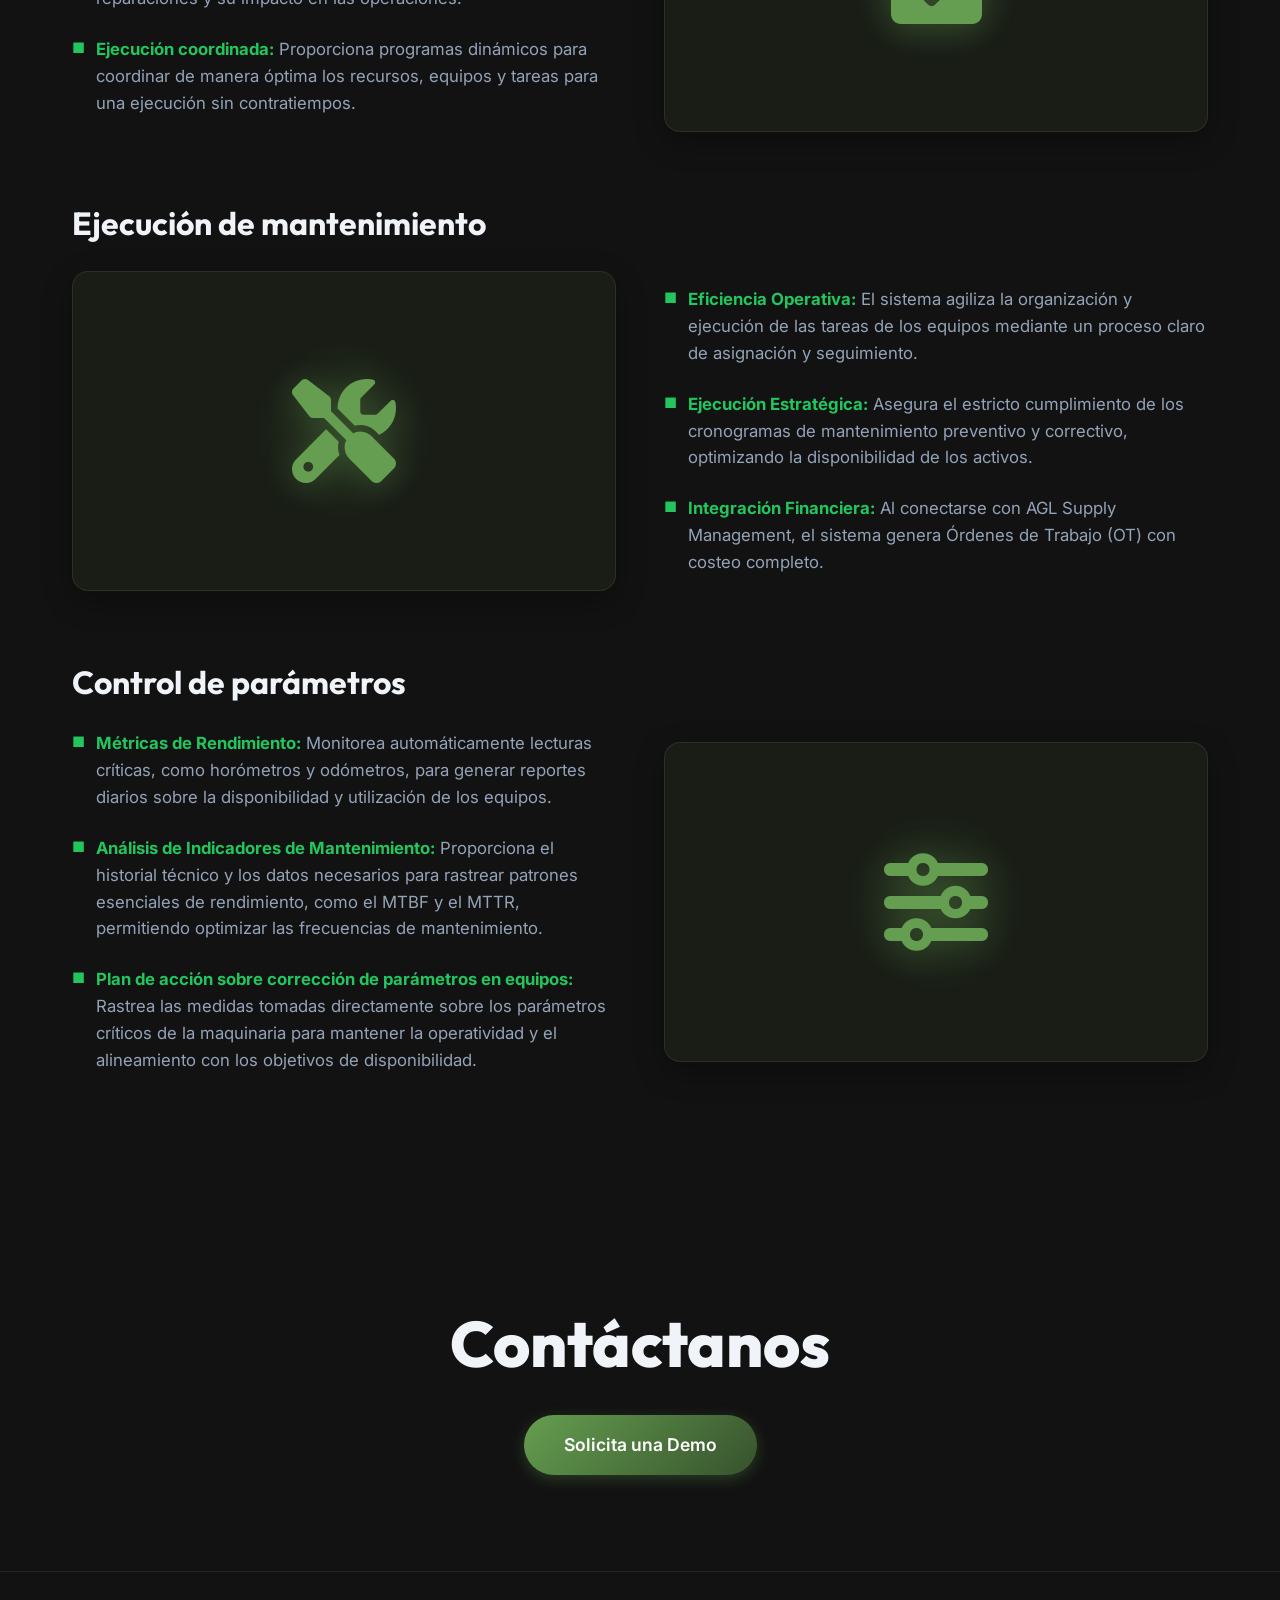
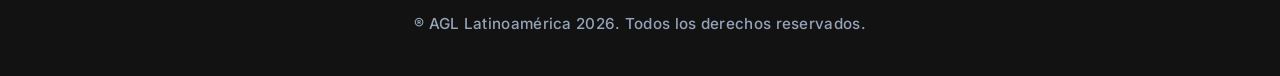
<file: landing/servicios/operativos/MASTERMEND/master.html>
<!DOCTYPE html>
<html lang="es">

<head>
    <meta charset="UTF-8">
    <meta name="viewport" content="width=device-width, initial-scale=1.0">
    <title>MasterMend | AGL Latinoamérica</title>
    <meta name="description"
        content="AGL MasterMend es una solución tecnológica integral diseñada para optimizar la gestión del mantenimiento minero.">
    <script>
        (function () {
            const savedTheme = localStorage.getItem('agl-theme');
            if (savedTheme === 'light') {
                document.documentElement.setAttribute('data-theme', 'light');
            }
        })();
    </script>
    <!-- Favicon -->
    <link rel="icon" type="image/png" href="../../../Logos/favicon.png">
    <!-- Google Fonts -->
    <link rel="preconnect" href="https://fonts.googleapis.com">
    <link rel="preconnect" href="https://fonts.gstatic.com" crossorigin>
    <link
        href="https://fonts.googleapis.com/css2?family=Inter:wght@300;400;600;700&family=Outfit:wght@400;600;800&display=swap"
        rel="stylesheet">
    <!-- FontAwesome para iconos -->
    <link rel="stylesheet" href="https://cdnjs.cloudflare.com/ajax/libs/font-awesome/6.4.0/css/all.min.css">
    <link rel="stylesheet" href="master_style.css">
</head>

<body>
    <!-- Navbar -->
    <nav class="navbar">
        <div class="container nav-container">
            <a href="../../../index.html#ecosistema" class="logo" title="Volver al inicio">
                <img src="../../../Logos/logo blanco.png" alt="AGL" class="logo-img theme-logo" id="nav-logo">
            </a>
            <div class="nav-actions">
                <!-- BOTÓN IDIOMA DESKTOP (Tipo Switch) -->
                <button class="theme-toggle-btn" id="lang-toggle-desktop" aria-label="Cambiar idioma"
                    title="Cambiar idioma"
                    style="width: auto; padding: 0 12px; border-radius: 20px; font-family: 'Inter', sans-serif; font-size: 0.9rem;">
                    <span class="lang-es" style="font-weight: 700; transition: 0.3s;">ES</span>
                    <span style="margin: 0 3px; font-weight: 300;">/</span>
                    <span class="lang-en" style="font-weight: 400; opacity: 0.5; transition: 0.3s;">EN</span>
                </button>
                <button class="theme-toggle-btn" id="theme-toggle" aria-label="Cambiar tema claro/oscuro"
                    title="Cambiar tema">
                    <i class="fas fa-sun theme-icon theme-icon-sun"></i>
                    <i class="fas fa-moon theme-icon theme-icon-moon"></i>
                </button>
            </div>
        </div>
    </nav>

    <!-- Hero Section: ¿Qué es MasterMend? -->
    <section class="hero detail-hero">
        <div class="container">
            <a href="../../../index.html#ecosistema" class="back-link"
                data-es="<i class='fas fa-arrow-left'></i> Volver al Ecosistema"
                data-en="<i class='fas fa-arrow-left'></i> Back to Ecosystem"><i class="fas fa-arrow-left"></i> Volver
                al
                Ecosistema</a>

            <div class="section-title-large fade-in-up">
                <h1 data-es="¿Qué es MasterMend?" data-en="What is MasterMend?">¿Qué es MasterMend?</h1>
            </div>

            <div class="mining-intro-grid fade-in-up delay-1">
                <div class="mining-intro-text">
                    <p class="intro-lead"
                        data-es="<strong class='highlight-green-text'>AGL MasterMend</strong> es una solución tecnológica integral diseñada para optimizar la gestión del mantenimiento."
                        data-en="<strong class='highlight-green-text'>AGL MasterMend</strong> is a comprehensive technological solution designed to optimize maintenance management.">
                        <strong class="highlight-green-text">AGL MasterMend</strong> es una solución tecnológica
                        integral diseñada para optimizar la gestión del mantenimiento.
                    </p>
                    <p class="intro-sub"
                        data-es="Centraliza y automatiza el ciclo completo —desde la planificación y programación hasta la ejecución del servicio— en una sola plataforma."
                        data-en="It centralizes and automates the complete cycle—from planning and scheduling to service execution—in a single platform.">
                        Centraliza y automatiza el ciclo completo —desde la planificación y programación hasta la
                        ejecución del servicio— en una sola plataforma.
                    </p>
                </div>

                <div class="mining-mockup-wrapper">
                    <div class="laptop-container">
                        <div class="laptop-glow"></div>
                        <div class="laptop-screen">
                            <div class="screen-header">
                                <span class="dot red"></span>
                                <span class="dot yellow"></span>
                                <span class="dot green"></span>
                                <span class="screen-title"><i class="fas fa-wrench"></i> DMO MasterMend</span>
                            </div>
                            <div class="screen-body">
                                <div class="app-sidebar">
                                    <div class="app-logo-small"><i class="fas fa-mountain"></i> AGL</div>
                                    <div class="app-nav-item active" data-es="<i class='fas fa-th-large'></i> Módulos"
                                        data-en="<i class='fas fa-th-large'></i> Modules"><i
                                            class="fas fa-th-large"></i> Módulos</div>
                                    <div class="app-nav-item"><i class="fas fa-chart-bar"></i> KPIs</div>
                                    <div class="app-nav-item"><i class="fas fa-cog"></i> Config</div>
                                </div>
                                <div class="app-content">
                                    <div class="app-section-title" data-es="Módulo" data-en="Module">Módulo</div>
                                    <div class="app-cards-grid">
                                        <div class="app-card" data-es="<i class='fas fa-clipboard-list'></i> Planeación"
                                            data-en="<i class='fas fa-clipboard-list'></i> Planning"><i
                                                class="fas fa-clipboard-list"></i> Planeación</div>
                                        <div class="app-card" data-es="<i class='fas fa-calendar-alt'></i> Programación"
                                            data-en="<i class='fas fa-calendar-alt'></i> Scheduling"><i
                                                class="fas fa-calendar-alt"></i> Programación</div>
                                        <div class="app-card" data-es="<i class='fas fa-tools'></i> Mantenimiento"
                                            data-en="<i class='fas fa-tools'></i> Maintenance"><i
                                                class="fas fa-tools"></i> Mantenimiento</div>
                                        <div class="app-card" data-es="<i class='fas fa-sliders-h'></i> Parámetros"
                                            data-en="<i class='fas fa-sliders-h'></i> Parameters"><i
                                                class="fas fa-sliders-h"></i> Parámetros</div>
                                    </div>
                                    <div class="app-section-title" data-es="Catálogo" data-en="Catalog">Catálogo</div>
                                    <div class="app-cards-grid">
                                        <div class="app-card small" data-es="<i class='fas fa-cogs'></i> Equipos"
                                            data-en="<i class='fas fa-cogs'></i> Equipment"><i class="fas fa-cogs"></i>
                                            Equipos</div>
                                        <div class="app-card small" data-es="<i class='fas fa-boxes'></i> Insumos"
                                            data-en="<i class='fas fa-boxes'></i> Supplies"><i class="fas fa-boxes"></i>
                                            Insumos</div>
                                    </div>
                                </div>
                            </div>
                        </div>
                        <div class="laptop-base"></div>
                    </div>
                </div>
            </div>
        </div>
    </section>

    <div class="container">
        <hr class="section-divider">
    </div>

    <!-- Módulos del Sistema -->
    <section class="modules-section">
        <div class="container">
            <div class="section-header fade-in-up">
                <h2 class="modules-main-title" data-es="Módulos del sistema" data-en="System Modules">Módulos del
                    sistema</h2>
            </div>

            <!-- Módulo 1: Planeación de mantenimiento -->
            <div class="module-block fade-in-up">
                <h3 class="module-title" data-es="Planeación de mantenimiento" data-en="Maintenance Planning">Planeación
                    de mantenimiento</h3>
                <div class="module-grid">
                    <div class="module-icon-large-container">
                        <i class="fas fa-clipboard-check module-large-icon"></i>
                    </div>
                    <div class="module-info">
                        <ul class="module-bullets">
                            <li data-es="<strong>Conocimiento centralizado:</strong> Crea una base de conocimientos sólida y accesible para gestionar activos y organizar todos los recursos de mantenimiento."
                                data-en="<strong>Centralized knowledge:</strong> Creates a solid and accessible knowledge base to manage assets and organize all maintenance resources.">
                                <strong>Conocimiento centralizado:</strong> Crea una base de conocimientos sólida y
                                accesible para gestionar activos y organizar todos los recursos de mantenimiento.
                            </li>
                            <li data-es="<strong>Anticipación de fallas:</strong> Detecta automáticamente las necesidades de planificación, permitiendo a los equipos anticipar fallas y optimizar la disponibilidad operativa."
                                data-en="<strong>Failure Anticipation:</strong> Automatically detects planning needs, allowing teams to anticipate failures and optimize operational availability.">
                                <strong>Anticipación de fallas:</strong> Detecta automáticamente las necesidades de
                                planificación, permitiendo a los equipos anticipar fallas y optimizar la disponibilidad
                                operativa.
                            </li>
                            <li data-es="<strong>Longevidad de los activos:</strong> Diseña planes preventivos que reducen los costos por averías inesperadas y extienden la vida útil de la maquinaria."
                                data-en="<strong>Asset longevity:</strong> Designs preventive plans that reduce costs from unexpected breakdowns and extend the lifespan of machinery.">
                                <strong>Longevidad de los activos:</strong> Diseña planes preventivos que reducen los
                                costos por averías inesperadas y extienden la vida útil de la maquinaria.
                            </li>
                        </ul>
                    </div>
                </div>
            </div>

            <!-- Módulo 2: Programación de mantenimiento -->
            <div class="module-block fade-in-up delay-1">
                <h3 class="module-title" data-es="Programación de mantenimiento" data-en="Maintenance Scheduling">
                    Programación de mantenimiento</h3>
                <div class="module-grid">
                    <div class="module-info">
                        <ul class="module-bullets">
                            <li data-es="<strong>Control de tiempos:</strong> Permite el ajuste y control de los tiempos de las órdenes de trabajo preventivo para minimizar el tiempo de inactividad no planificado."
                                data-en="<strong>Time Control:</strong> Allows the adjustment and control of preventive work order times to minimize unplanned downtime.">
                                <strong>Control de tiempos:</strong> Permite el ajuste y control de los tiempos de las
                                órdenes de trabajo preventivo para minimizar el tiempo de inactividad no planificado.
                            </li>
                            <li data-es="<strong>Seguimiento Operativo:</strong> Documenta con precisión el mantenimiento correctivo planificado para rastrear las reparaciones y su impacto en las operaciones."
                                data-en="<strong>Operational Tracking:</strong> Accurately documents planned corrective maintenance to track repairs and their impact on operations.">
                                <strong>Seguimiento Operativo:</strong> Documenta con precisión el mantenimiento
                                correctivo planificado para rastrear las reparaciones y su impacto en las operaciones.
                            </li>
                            <li data-es="<strong>Ejecución coordinada:</strong> Proporciona programas dinámicos para coordinar de manera óptima los recursos, equipos y tareas para una ejecución sin contratiempos."
                                data-en="<strong>Coordinated execution:</strong> Provides dynamic schedules to optimally coordinate resources, equipment, and tasks for seamless execution.">
                                <strong>Ejecución coordinada:</strong> Proporciona programas dinámicos para coordinar de
                                manera óptima los recursos, equipos y tareas para una ejecución sin contratiempos.
                            </li>
                        </ul>
                    </div>
                    <div class="module-icon-large-container">
                        <i class="fas fa-calendar-check module-large-icon"></i>
                    </div>
                </div>
            </div>

            <!-- Módulo 3: Ejecución de mantenimiento -->
            <div class="module-block fade-in-up delay-2">
                <h3 class="module-title" data-es="Ejecución de mantenimiento" data-en="Maintenance Execution">Ejecución
                    de mantenimiento</h3>
                <div class="module-grid">
                    <div class="module-icon-large-container">
                        <i class="fas fa-tools module-large-icon"></i>
                    </div>
                    <div class="module-info">
                        <ul class="module-bullets">
                            <li data-es="<strong>Eficiencia Operativa:</strong> El sistema agiliza la organización y ejecución de las tareas de los equipos mediante un proceso claro de asignación y seguimiento."
                                data-en="<strong>Operational Efficiency:</strong> The system streamlines the organization and execution of team tasks through a clear assignment and tracking process.">
                                <strong>Eficiencia Operativa:</strong> El sistema agiliza la organización y ejecución de
                                las tareas de los equipos mediante un proceso claro de asignación y seguimiento.
                            </li>
                            <li data-es="<strong>Ejecución Estratégica:</strong> Asegura el estricto cumplimiento de los cronogramas de mantenimiento preventivo y correctivo, optimizando la disponibilidad de los activos."
                                data-en="<strong>Strategic Execution:</strong> Ensures strict compliance with preventive and corrective maintenance schedules, optimizing asset availability.">
                                <strong>Ejecución Estratégica:</strong> Asegura el estricto cumplimiento de los
                                cronogramas de mantenimiento preventivo y correctivo, optimizando la disponibilidad de
                                los activos.
                            </li>
                            <li data-es="<strong>Integración Financiera:</strong> Al conectarse con AGL Supply Management, el sistema genera Órdenes de Trabajo (OT) con costeo completo."
                                data-en="<strong>Financial Integration:</strong> By connecting with AGL Supply Management, the system generates fully costed Work Orders (WO).">
                                <strong>Integración Financiera:</strong> Al conectarse con AGL Supply Management, el
                                sistema genera Órdenes de Trabajo (OT) con costeo completo.
                            </li>
                        </ul>
                    </div>
                </div>
            </div>

            <!-- Módulo 4: Control de parámetros -->
            <div class="module-block fade-in-up delay-1">
                <h3 class="module-title" data-es="Control de parámetros" data-en="Parameter Control">Control de
                    parámetros</h3>
                <div class="module-grid">
                    <div class="module-info">
                        <ul class="module-bullets">
                            <li data-es="<strong>Métricas de Rendimiento:</strong> Monitorea automáticamente lecturas críticas, como horómetros y odómetros, para generar reportes diarios sobre la disponibilidad y utilización de los equipos."
                                data-en="<strong>Performance Metrics:</strong> Automatically monitors critical readings, such as hour meters and odometers, to generate daily reports on equipment availability and utilization.">
                                <strong>Métricas de Rendimiento:</strong> Monitorea automáticamente lecturas críticas,
                                como horómetros y odómetros, para generar reportes diarios sobre la disponibilidad y
                                utilización de los equipos.
                            </li>
                            <li data-es="<strong>Análisis de Indicadores de Mantenimiento:</strong> Proporciona el historial técnico y los datos necesarios para rastrear patrones esenciales de rendimiento, como el MTBF y el MTTR, permitiendo optimizar las frecuencias de mantenimiento."
                                data-en="<strong>Maintenance Indicator Analysis:</strong> Provides technical history and data needed to track essential performance patterns like MTBF and MTTR, allowing optimization of maintenance frequencies.">
                                <strong>Análisis de Indicadores de Mantenimiento:</strong> Proporciona el historial
                                técnico y los datos necesarios para rastrear patrones esenciales de rendimiento, como el
                                MTBF y el MTTR, permitiendo optimizar las frecuencias de mantenimiento.
                            </li>
                            <li data-es="<strong>Plan de acción sobre corrección de parámetros en equipos:</strong> Rastrea las medidas tomadas directamente sobre los parámetros críticos de la maquinaria para mantener la operatividad y el alineamiento con los objetivos de disponibilidad."
                                data-en="<strong>Action plan for equipment parameter correction:</strong> Tracks measures taken directly on critical machinery parameters to maintain operability and alignment with availability objectives.">
                                <strong>Plan de acción sobre corrección de parámetros en equipos:</strong> Rastrea las
                                medidas tomadas directamente sobre los parámetros críticos de la maquinaria para
                                mantener la operatividad y el alineamiento con los objetivos de disponibilidad.
                            </li>
                        </ul>
                    </div>
                    <div class="module-icon-large-container">
                        <i class="fas fa-sliders-h module-large-icon"></i>
                    </div>
                </div>
            </div>

        </div>
    </section>

    <!-- Sección de Contacto -->
    <section class="cta form-section" id="contacto">
        <div class="container cta-container fade-in-up">
            <h2 class="contact-title" data-es="Contáctanos" data-en="Contact Us">Contáctanos</h2>
            <a href="https://wa.me/526182922284?text=Hola,%20quisiera%20agendar%20una%20demostración%20de%20MasterMend"
                target="_blank" class="btn btn-primary btn-large" data-es="Solicita una Demo" data-en="Request a Demo">
                Solicita una Demo
            </a>
        </div>
    </section>

    <!-- Footer Simplificado -->
    <footer class="simple-footer">
        <div class="container footer-centered">
            <div class="footer-copy-centered" data-es="&reg; AGL Latinoamérica 2026. Todos los derechos reservados."
                data-en="&reg; AGL Latin America 2026. All rights reserved.">
                &reg; AGL Latinoamérica 2026. Todos los derechos reservados.
            </div>
        </div>
    </footer>

    <!-- Script de Traducción -->
    <script>
        document.addEventListener('DOMContentLoaded', () => {
            const langBtns = [document.getElementById('lang-toggle-desktop')].filter(Boolean);
            let currentLang = localStorage.getItem('agl-lang') || 'es';

            function applyLanguage(lang) {
                currentLang = lang;
                localStorage.setItem('agl-lang', currentLang);

                // Actualizar estilo visual del Switch
                document.querySelectorAll('.lang-es').forEach(el => {
                    el.style.fontWeight = currentLang === 'es' ? '700' : '400';
                    el.style.opacity = currentLang === 'es' ? '1' : '0.5';
                });
                document.querySelectorAll('.lang-en').forEach(el => {
                    el.style.fontWeight = currentLang === 'en' ? '700' : '400';
                    el.style.opacity = currentLang === 'en' ? '1' : '0.5';
                });

                // Traducir todos los elementos de texto
                document.querySelectorAll('[data-en]').forEach(el => {
                    const txt = el.getAttribute(`data-${currentLang}`);
                    if (txt !== null) el.innerHTML = txt;
                });
            }

            if (currentLang !== 'es') {
                applyLanguage(currentLang);
            }

            langBtns.forEach(btn => {
                btn.addEventListener('click', () => {
                    const nextLang = currentLang === 'es' ? 'en' : 'es';
                    applyLanguage(nextLang);
                });
            });
        });
    </script>
    <script src="script_master.js"></script>
</body>

</html>
</file>
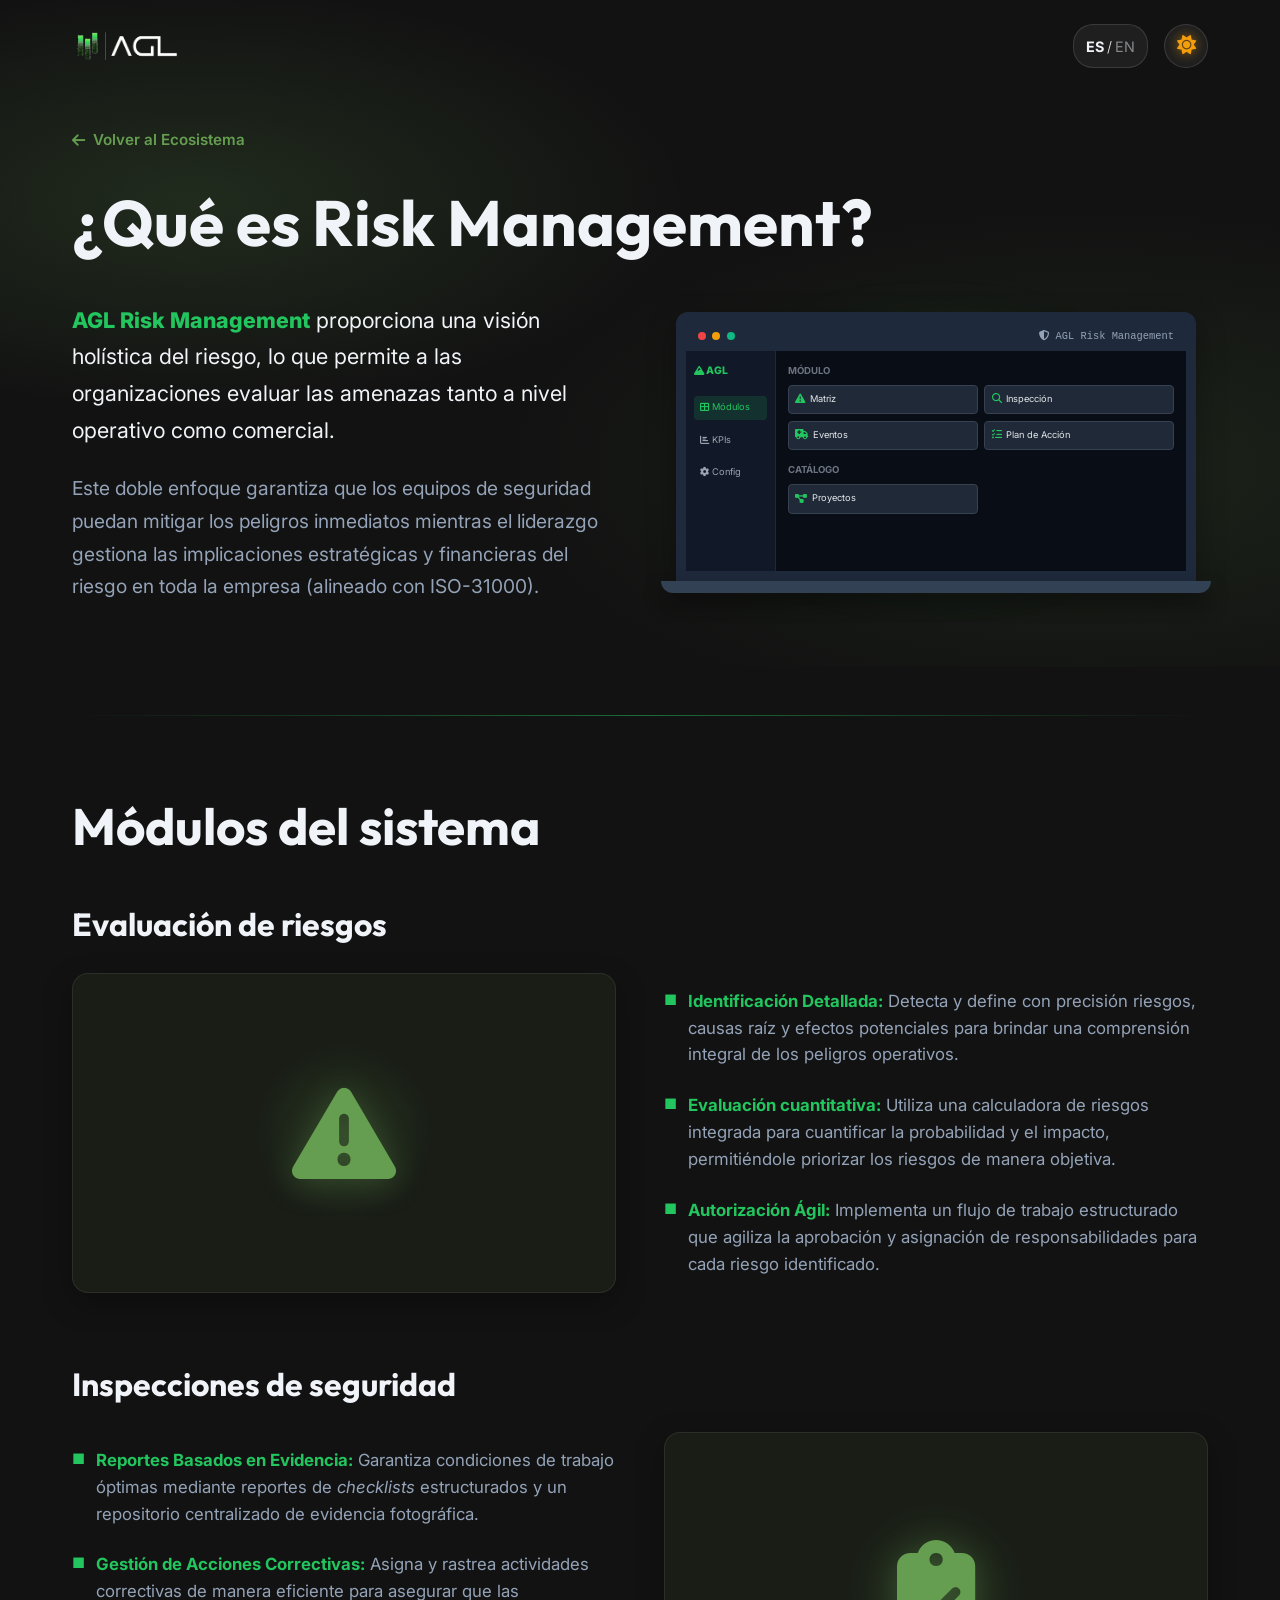
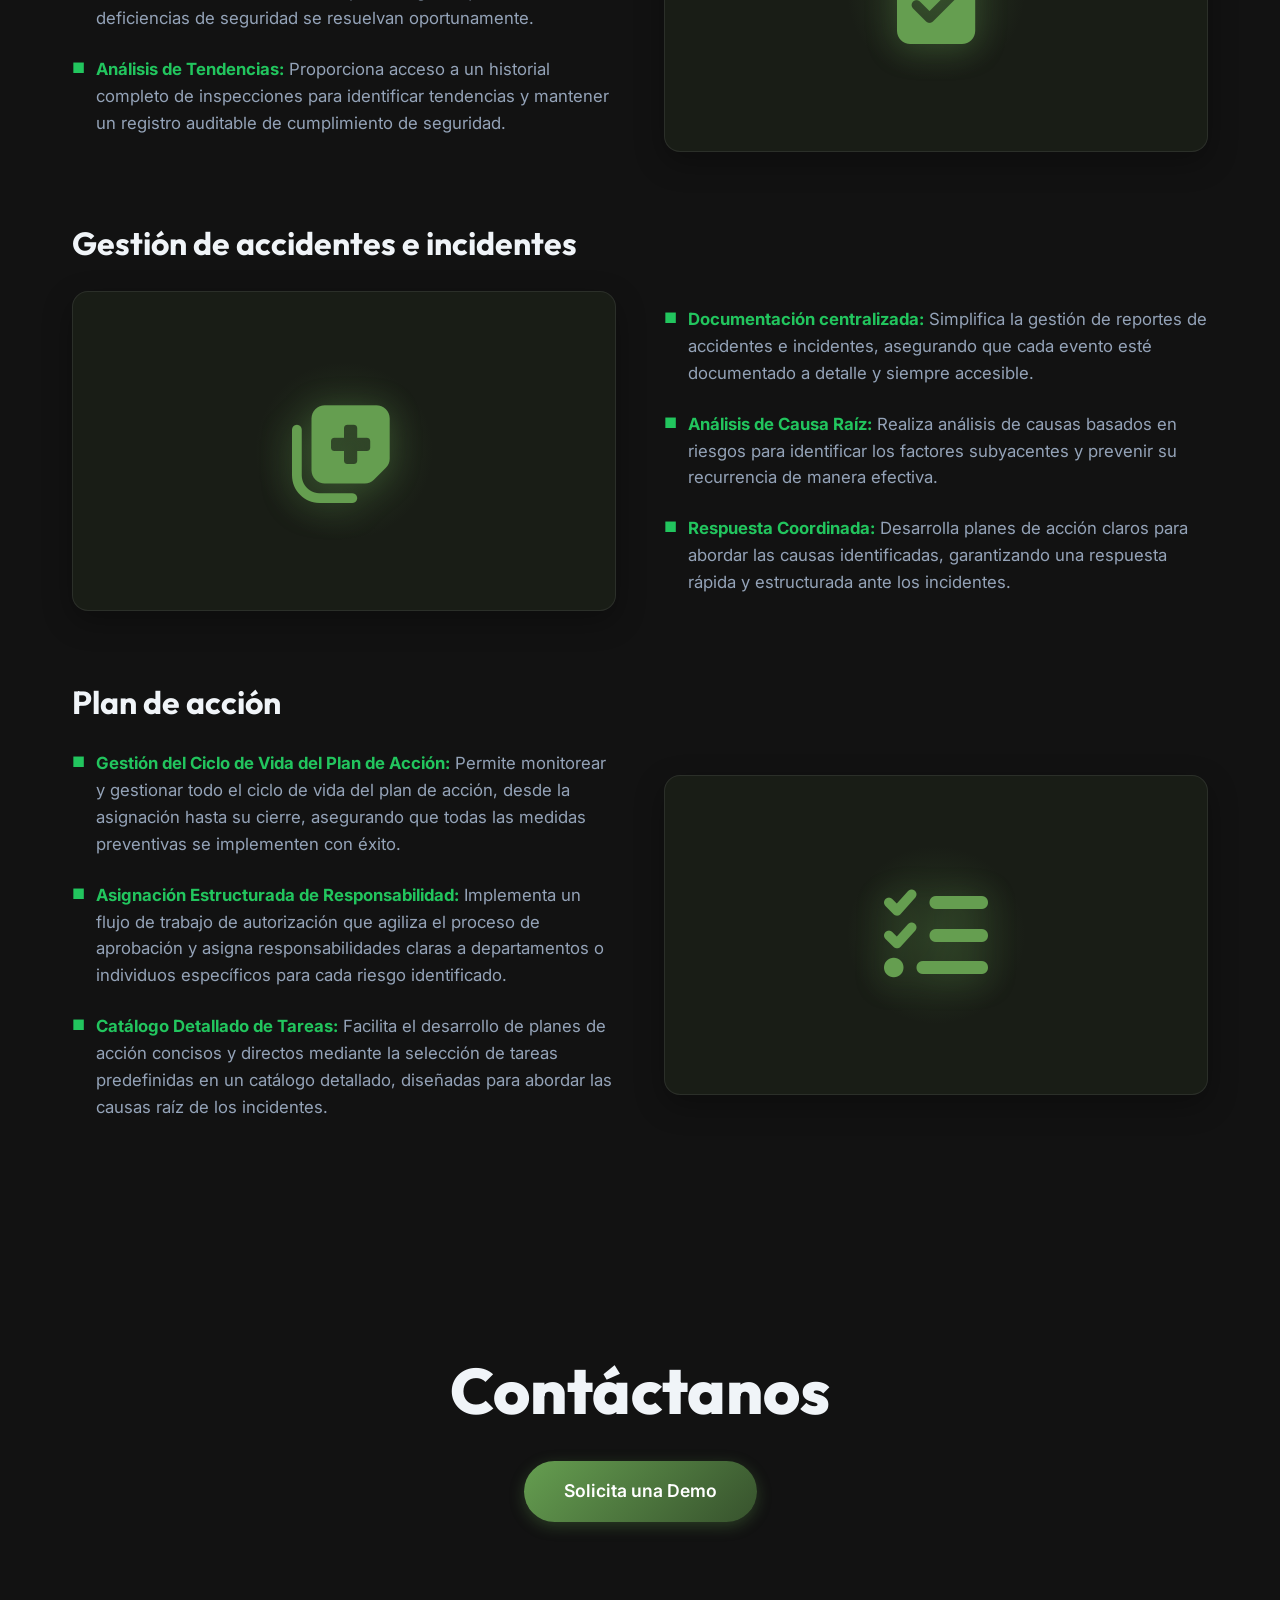
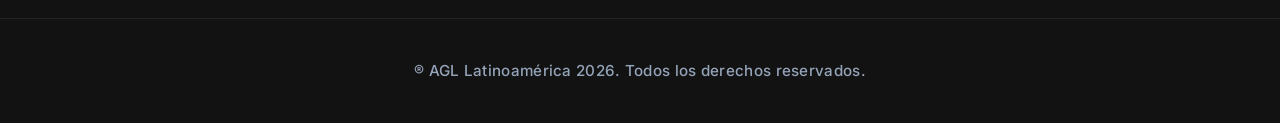
<file: landing/servicios/operativos/Risk Management/risk.html>
<!DOCTYPE html>
<html lang="es">

<head>
    <meta charset="UTF-8">
    <meta name="viewport" content="width=device-width, initial-scale=1.0">
    <title>Risk Management | AGL Latinoamérica</title>
    <meta name="description"
        content="AGL Risk Management proporciona una visión holística del riesgo, permitiendo a las organizaciones evaluar amenazas a nivel operativo y comercial.">
    <script>
        (function () {
            const savedTheme = localStorage.getItem('agl-theme');
            if (savedTheme === 'light') {
                document.documentElement.setAttribute('data-theme', 'light');
            }
        })();
    </script>
    <!-- Favicon -->
    <link rel="icon" type="image/png" href="../../../Logos/favicon.png">
    <!-- Google Fonts -->
    <link rel="preconnect" href="https://fonts.googleapis.com">
    <link rel="preconnect" href="https://fonts.gstatic.com" crossorigin>
    <link
        href="https://fonts.googleapis.com/css2?family=Inter:wght@300;400;600;700&family=Outfit:wght@400;600;800&display=swap"
        rel="stylesheet">
    <!-- FontAwesome para iconos -->
    <link rel="stylesheet" href="https://cdnjs.cloudflare.com/ajax/libs/font-awesome/6.4.0/css/all.min.css">
    <link rel="stylesheet" href="risk_style.css">
</head>

<body>
    <!-- Navbar -->
    <nav class="navbar">
        <div class="container nav-container">
            <a href="../../../index.html#ecosistema" class="logo" title="Volver al inicio">
                <img src="../../../Logos/logo blanco.png" alt="AGL" class="logo-img theme-logo" id="nav-logo">
            </a>
            <div class="nav-actions">
                <!-- BOTÓN IDIOMA DESKTOP (Tipo Switch) -->
                <button class="theme-toggle-btn" id="lang-toggle-desktop" aria-label="Cambiar idioma"
                    title="Cambiar idioma"
                    style="width: auto; padding: 0 12px; border-radius: 20px; font-family: 'Inter', sans-serif; font-size: 0.9rem;">
                    <span class="lang-es" style="font-weight: 700; transition: 0.3s;">ES</span>
                    <span style="margin: 0 3px; font-weight: 300;">/</span>
                    <span class="lang-en" style="font-weight: 400; opacity: 0.5; transition: 0.3s;">EN</span>
                </button>
                <button class="theme-toggle-btn" id="theme-toggle" aria-label="Cambiar tema claro/oscuro"
                    title="Cambiar tema">
                    <i class="fas fa-sun theme-icon theme-icon-sun"></i>
                    <i class="fas fa-moon theme-icon theme-icon-moon"></i>
                </button>
            </div>
        </div>
    </nav>
    <!-- Hero Section: ¿Qué es Risk Management? -->
    <section class="hero detail-hero">
        <div class="container">
            <a href="../../../index.html#ecosistema" class="back-link"
                data-es="<i class='fas fa-arrow-left'></i> Volver al Ecosistema"
                data-en="<i class='fas fa-arrow-left'></i> Back to Ecosystem"><i class="fas fa-arrow-left"></i> Volver
                al
                Ecosistema</a>

            <div class="section-title-large fade-in-up">
                <h1 data-es="¿Qué es Risk Management?" data-en="What is Risk Management?">¿Qué es Risk Management?</h1>
            </div>

            <div class="mining-intro-grid fade-in-up delay-1">
                <div class="mining-intro-text">
                    <p class="intro-lead"
                        data-es="<strong class='highlight-green-text'>AGL Risk Management</strong> proporciona una visión holística del riesgo, lo que permite a las organizaciones evaluar las amenazas tanto a nivel operativo como comercial."
                        data-en="<strong class='highlight-green-text'>AGL Risk Management</strong> provides a holistic view of risk, allowing organizations to evaluate threats at both the operational and business levels.">
                        <strong class="highlight-green-text">AGL Risk Management</strong> proporciona una visión
                        holística del riesgo, lo que permite a las organizaciones evaluar las amenazas tanto a nivel
                        operativo como comercial.
                    </p>
                    <p class="intro-sub"
                        data-es="Este doble enfoque garantiza que los equipos de seguridad puedan mitigar los peligros inmediatos mientras el liderazgo gestiona las implicaciones estratégicas y financieras del riesgo en toda la empresa (alineado con ISO-31000)."
                        data-en="This dual approach ensures safety teams can mitigate immediate hazards while leadership manages the strategic and financial implications of risk across the enterprise (aligned with ISO-31000).">
                        Este doble enfoque garantiza que los equipos de seguridad puedan mitigar los peligros inmediatos
                        mientras el liderazgo gestiona las implicaciones estratégicas y financieras del riesgo en toda
                        la empresa (alineado con ISO-31000).
                    </p>
                </div>

                <div class="mining-mockup-wrapper">
                    <div class="laptop-container">
                        <div class="laptop-glow"></div>
                        <div class="laptop-screen">
                            <div class="screen-header">
                                <span class="dot red"></span>
                                <span class="dot yellow"></span>
                                <span class="dot green"></span>
                                <span class="screen-title"><i class="fas fa-shield-alt"></i> AGL Risk Management</span>
                            </div>
                            <div class="screen-body">
                                <div class="app-sidebar">
                                    <div class="app-logo-small"><i class="fas fa-mountain"></i> AGL</div>
                                    <div class="app-nav-item active" data-es="<i class='fas fa-th-large'></i> Módulos"
                                        data-en="<i class='fas fa-th-large'></i> Modules"><i
                                            class="fas fa-th-large"></i> Módulos</div>
                                    <div class="app-nav-item"><i class="fas fa-chart-bar"></i> KPIs</div>
                                    <div class="app-nav-item"><i class="fas fa-cog"></i> Config</div>
                                </div>
                                <div class="app-content">
                                    <div class="app-section-title" data-es="Módulo" data-en="Module">Módulo</div>
                                    <div class="app-cards-grid">
                                        <div class="app-card"
                                            data-es="<i class='fas fa-exclamation-triangle'></i> Matriz"
                                            data-en="<i class='fas fa-exclamation-triangle'></i> Matrix"><i
                                                class="fas fa-exclamation-triangle"></i> Matriz</div>
                                        <div class="app-card" data-es="<i class='fas fa-search'></i> Inspección"
                                            data-en="<i class='fas fa-search'></i> Inspection"><i
                                                class="fas fa-search"></i> Inspección</div>
                                        <div class="app-card" data-es="<i class='fas fa-ambulance'></i> Eventos"
                                            data-en="<i class='fas fa-ambulance'></i> Events"><i
                                                class="fas fa-ambulance"></i> Eventos</div>
                                        <div class="app-card" data-es="<i class='fas fa-tasks'></i> Plan de Acción"
                                            data-en="<i class='fas fa-tasks'></i> Action Plan"><i
                                                class="fas fa-tasks"></i> Plan de Acción</div>
                                    </div>
                                    <div class="app-section-title" data-es="Catálogo" data-en="Catalog">Catálogo</div>
                                    <div class="app-cards-grid">
                                        <div class="app-card small"
                                            data-es="<i class='fas fa-project-diagram'></i> Proyectos"
                                            data-en="<i class='fas fa-project-diagram'></i> Projects"><i
                                                class="fas fa-project-diagram"></i> Proyectos
                                        </div>
                                    </div>
                                </div>
                            </div>
                        </div>
                        <div class="laptop-base"></div>
                    </div>
                </div>
            </div>
        </div>
    </section>

    <div class="container">
        <hr class="section-divider">
    </div>

    <!-- Módulos del Sistema -->
    <section class="modules-section">
        <div class="container">
            <div class="section-header fade-in-up">
                <h2 class="modules-main-title" data-es="Módulos del sistema" data-en="System Modules">Módulos del
                    sistema</h2>
            </div>

            <!-- Módulo 1: Evaluación de riesgos -->
            <div class="module-block fade-in-up">
                <h3 class="module-title" data-es="Evaluación de riesgos" data-en="Risk Assessment">Evaluación de riesgos
                </h3>
                <div class="module-grid">
                    <div class="module-icon-large-container">
                        <i class="fas fa-exclamation-triangle module-large-icon"></i>
                    </div>
                    <div class="module-info">
                        <ul class="module-bullets">
                            <li data-es="<strong>Identificación Detallada:</strong> Detecta y define con precisión riesgos, causas raíz y efectos potenciales para brindar una comprensión integral de los peligros operativos."
                                data-en="<strong>Detailed Identification:</strong> Accurately detects and defines risks, root causes, and potential effects to provide a comprehensive understanding of operational hazards.">
                                <strong>Identificación Detallada:</strong> Detecta y define con precisión riesgos,
                                causas raíz y efectos potenciales para brindar una comprensión integral de los peligros
                                operativos.
                            </li>
                            <li data-es="<strong>Evaluación cuantitativa:</strong> Utiliza una calculadora de riesgos integrada para cuantificar la probabilidad y el impacto, permitiéndole priorizar los riesgos de manera objetiva."
                                data-en="<strong>Quantitative Evaluation:</strong> Uses an integrated risk calculator to quantify probability and impact, allowing you to prioritize risks objectively.">
                                <strong>Evaluación cuantitativa:</strong> Utiliza una calculadora de riesgos integrada
                                para cuantificar la probabilidad y el impacto, permitiéndole priorizar los riesgos de
                                manera objetiva.
                            </li>
                            <li data-es="<strong>Autorización Ágil:</strong> Implementa un flujo de trabajo estructurado que agiliza la aprobación y asignación de responsabilidades para cada riesgo identificado."
                                data-en="<strong>Agile Authorization:</strong> Implements a structured workflow that streamlines approval and responsibility assignment for each identified risk.">
                                <strong>Autorización Ágil:</strong> Implementa un flujo de trabajo estructurado que
                                agiliza la aprobación y asignación de responsabilidades para cada riesgo identificado.
                            </li>
                        </ul>
                    </div>
                </div>
            </div>

            <!-- Módulo 2: Inspecciones de seguridad -->
            <div class="module-block fade-in-up delay-1">
                <h3 class="module-title" data-es="Inspecciones de seguridad" data-en="Safety Inspections">Inspecciones
                    de seguridad</h3>
                <div class="module-grid">
                    <div class="module-info">
                        <ul class="module-bullets">
                            <li data-es="<strong>Reportes Basados en Evidencia:</strong> Garantiza condiciones de trabajo óptimas mediante reportes de <em>checklists</em> estructurados y un repositorio centralizado de evidencia fotográfica."
                                data-en="<strong>Evidence-Based Reports:</strong> Ensures optimal working conditions through structured <em>checklists</em> reports and a centralized repository of photographic evidence.">
                                <strong>Reportes Basados en Evidencia:</strong> Garantiza condiciones de trabajo óptimas
                                mediante reportes de <em>checklists</em> estructurados y un repositorio centralizado de
                                evidencia fotográfica.
                            </li>
                            <li data-es="<strong>Gestión de Acciones Correctivas:</strong> Asigna y rastrea actividades correctivas de manera eficiente para asegurar que las deficiencias de seguridad se resuelvan oportunamente."
                                data-en="<strong>Corrective Action Management:</strong> Efficiently assigns and tracks corrective activities to ensure safety deficiencies are resolved in a timely manner.">
                                <strong>Gestión de Acciones Correctivas:</strong> Asigna y rastrea actividades
                                correctivas de manera eficiente para asegurar que las deficiencias de seguridad se
                                resuelvan oportunamente.
                            </li>
                            <li data-es="<strong>Análisis de Tendencias:</strong> Proporciona acceso a un historial completo de inspecciones para identificar tendencias y mantener un registro auditable de cumplimiento de seguridad."
                                data-en="<strong>Trend Analysis:</strong> Provides access to a comprehensive history of inspections to identify trends and maintain an auditable record of safety compliance.">
                                <strong>Análisis de Tendencias:</strong> Proporciona acceso a un historial completo de
                                inspecciones para identificar tendencias y mantener un registro auditable de
                                cumplimiento de seguridad.
                            </li>
                        </ul>
                    </div>
                    <div class="module-icon-large-container">
                        <i class="fas fa-clipboard-check module-large-icon"></i>
                    </div>
                </div>
            </div>

            <!-- Módulo 3: Gestión de accidentes e incidentes -->
            <div class="module-block fade-in-up delay-2">
                <h3 class="module-title" data-es="Gestión de accidentes e incidentes"
                    data-en="Accident and Incident Management">Gestión de accidentes e incidentes</h3>
                <div class="module-grid">
                    <div class="module-icon-large-container">
                        <i class="fas fa-notes-medical module-large-icon"></i>
                    </div>
                    <div class="module-info">
                        <ul class="module-bullets">
                            <li data-es="<strong>Documentación centralizada:</strong> Simplifica la gestión de reportes de accidentes e incidentes, asegurando que cada evento esté documentado a detalle y siempre accesible."
                                data-en="<strong>Centralized Documentation:</strong> Simplifies the management of accident and incident reports, ensuring every event is documented in detail and always accessible.">
                                <strong>Documentación centralizada:</strong> Simplifica la gestión de reportes de
                                accidentes e incidentes, asegurando que cada evento esté documentado a detalle y siempre
                                accesible.
                            </li>
                            <li data-es="<strong>Análisis de Causa Raíz:</strong> Realiza análisis de causas basados en riesgos para identificar los factores subyacentes y prevenir su recurrencia de manera efectiva."
                                data-en="<strong>Root Cause Analysis:</strong> Conducts risk-based cause analysis to identify underlying factors and prevent their recurrence effectively.">
                                <strong>Análisis de Causa Raíz:</strong> Realiza análisis de causas basados en riesgos
                                para identificar los factores subyacentes y prevenir su recurrencia de manera efectiva.
                            </li>
                            <li data-es="<strong>Respuesta Coordinada:</strong> Desarrolla planes de acción claros para abordar las causas identificadas, garantizando una respuesta rápida y estructurada ante los incidentes."
                                data-en="<strong>Coordinated Response:</strong> Develops clear action plans to address identified causes, ensuring a rapid and structured response to incidents.">
                                <strong>Respuesta Coordinada:</strong> Desarrolla planes de acción claros para abordar
                                las causas identificadas, garantizando una respuesta rápida y estructurada ante los
                                incidentes.
                            </li>
                        </ul>
                    </div>
                </div>
            </div>

            <!-- Módulo 4: Plan de acción -->
            <div class="module-block fade-in-up delay-1">
                <h3 class="module-title" data-es="Plan de acción" data-en="Action Plan">Plan de acción</h3>
                <div class="module-grid">
                    <div class="module-info">
                        <ul class="module-bullets">
                            <li data-es="<strong>Gestión del Ciclo de Vida del Plan de Acción:</strong> Permite monitorear y gestionar todo el ciclo de vida del plan de acción, desde la asignación hasta su cierre, asegurando que todas las medidas preventivas se implementen con éxito."
                                data-en="<strong>Action Plan Lifecycle Management:</strong> Allows monitoring and managing the entire lifecycle of the action plan, from assignment to closure, ensuring all preventive measures are successfully implemented.">
                                <strong>Gestión del Ciclo de Vida del Plan de Acción:</strong> Permite monitorear y
                                gestionar todo el ciclo de vida del plan de acción, desde la asignación hasta su cierre,
                                asegurando que todas las medidas preventivas se implementen con éxito.
                            </li>
                            <li data-es="<strong>Asignación Estructurada de Responsabilidad:</strong> Implementa un flujo de trabajo de autorización que agiliza el proceso de aprobación y asigna responsabilidades claras a departamentos o individuos específicos para cada riesgo identificado."
                                data-en="<strong>Structured Responsibility Assignment:</strong> Implements an authorization workflow that streamlines the approval process and assigns clear responsibilities to specific departments or individuals for each identified risk.">
                                <strong>Asignación Estructurada de Responsabilidad:</strong> Implementa un flujo de
                                trabajo de autorización que agiliza el proceso de aprobación y asigna responsabilidades
                                claras a departamentos o individuos específicos para cada riesgo identificado.
                            </li>
                            <li data-es="<strong>Catálogo Detallado de Tareas:</strong> Facilita el desarrollo de planes de acción concisos y directos mediante la selección de tareas predefinidas en un catálogo detallado, diseñadas para abordar las causas raíz de los incidentes."
                                data-en="<strong>Detailed Task Catalog:</strong> Facilitates the development of concise and direct action plans by selecting predefined tasks from a detailed catalog designed to address the root causes of incidents.">
                                <strong>Catálogo Detallado de Tareas:</strong> Facilita el desarrollo de planes de
                                acción concisos y directos mediante la selección de tareas predefinidas en un catálogo
                                detallado, diseñadas para abordar las causas raíz de los incidentes.
                            </li>
                        </ul>
                    </div>
                    <div class="module-icon-large-container">
                        <i class="fas fa-tasks module-large-icon"></i>
                    </div>
                </div>
            </div>

        </div>
    </section>

    <!-- Sección de Contacto -->
    <section class="cta form-section" id="contacto">
        <div class="container cta-container fade-in-up">
            <h2 class="contact-title" data-es="Contáctanos" data-en="Contact Us">Contáctanos</h2>
            <a href="https://wa.me/526182922284?text=Hola,%20quisiera%20agendar%20una%20demostración%20de%20Risk%20Management"
                target="_blank" class="btn btn-primary btn-large" data-es="Solicita una Demo" data-en="Request a Demo">
                Solicita una Demo
            </a>
        </div>
    </section>

    <!-- Footer Simplificado -->
    <footer class="simple-footer">
        <div class="container footer-centered">
            <div class="footer-copy-centered" data-es="&reg; AGL Latinoamérica 2026. Todos los derechos reservados."
                data-en="&reg; AGL Latin America 2026. All rights reserved.">
                &reg; AGL Latinoamérica 2026. Todos los derechos reservados.
            </div>
        </div>
    </footer>

    <!-- Script de Traducción -->
    <script>
        document.addEventListener('DOMContentLoaded', () => {
            const langBtns = [document.getElementById('lang-toggle-desktop')].filter(Boolean);
            let currentLang = localStorage.getItem('agl-lang') || 'es';

            function applyLanguage(lang) {
                currentLang = lang;
                localStorage.setItem('agl-lang', currentLang);

                // Actualizar estilo visual del Switch
                document.querySelectorAll('.lang-es').forEach(el => {
                    el.style.fontWeight = currentLang === 'es' ? '700' : '400';
                    el.style.opacity = currentLang === 'es' ? '1' : '0.5';
                });
                document.querySelectorAll('.lang-en').forEach(el => {
                    el.style.fontWeight = currentLang === 'en' ? '700' : '400';
                    el.style.opacity = currentLang === 'en' ? '1' : '0.5';
                });

                // Traducir todos los elementos de texto
                document.querySelectorAll('[data-en]').forEach(el => {
                    const txt = el.getAttribute(`data-${currentLang}`);
                    if (txt !== null) el.innerHTML = txt;
                });
            }

            if (currentLang !== 'es') {
                applyLanguage(currentLang);
            }

            langBtns.forEach(btn => {
                btn.addEventListener('click', () => {
                    const nextLang = currentLang === 'es' ? 'en' : 'es';
                    applyLanguage(nextLang);
                });
            });
        });
    </script>
    <script src="script_risk.js"></script>
</body>

</html>
</file>
<file: styles.css>
/* ==========================================================================
   AGL Latinoamérica - Design System & Styles
   Includes Dark (Black) and Light (White) Mode Themes
   ========================================================================== */

:root {
    --bg-color: #121212;
    --bg-alt: #1C2219;
    --text-primary: #f0f4f8;
    --text-secondary: #94a3b8;
    --text-muted: #81807E;
    --primary-color: #659E50;
    --primary-hover: #75b35c;
    --accent-color: #37522D;

    --glass-bg: rgba(28, 34, 25, 0.75);
    --glass-border: rgba(255, 255, 255, 0.08);
    --card-border-hover: rgba(101, 158, 80, 0.35);
    --card-shadow: 0 10px 30px rgba(0, 0, 0, 0.3);

    --nav-scrolled-bg: rgba(18, 18, 18, 0.92);
    --mobile-nav-bg: rgba(18, 18, 18, 0.98);

    --hero-glow: radial-gradient(ellipse 65% 55% at 85% 70%, rgba(55, 82, 45, 0.28) 0%, rgba(18, 18, 18, 0) 70%),
        radial-gradient(ellipse 55% 45% at 15% 30%, rgba(101, 158, 80, 0.18) 0%, rgba(18, 18, 18, 0) 70%);

    --badge-bg: rgba(101, 158, 80, 0.12);
    --badge-border: rgba(101, 158, 80, 0.25);
    --symptom-icon-bg: rgba(101, 158, 80, 0.12);
    --divider-color: rgba(255, 255, 255, 0.07);
    --value-card-bg: linear-gradient(180deg, rgba(28, 34, 25, 0.4) 0%, rgba(28, 34, 25, 0.8) 100%);

    --form-wrapper-bg: rgba(28, 34, 25, 0.85);
    --form-shadow: 0 15px 40px rgba(0, 0, 0, 0.55);
    --input-bg: rgba(40, 45, 38, 0.7);
    --input-border: rgba(255, 255, 255, 0.1);
    --input-text: #ffffff;
    --input-placeholder: rgba(255, 255, 255, 0.4);
    --radio-card-bg: rgba(40, 45, 38, 0.7);
    --radio-card-border: rgba(255, 255, 255, 0.1);
    --radio-badge-bg: rgba(255, 255, 255, 0.2);
    --radio-badge-color: #ffffff;
    --btn-submit-color: #121212;

    --social-btn-bg: rgba(255, 255, 255, 0.04);
    --social-btn-border: rgba(255, 255, 255, 0.1);
    --social-btn-color: #f0f4f8;
    --back-to-top-bg: rgba(255, 255, 255, 0.05);
    --back-to-top-border: rgba(255, 255, 255, 0.1);
    --theme-toggle-bg: rgba(255, 255, 255, 0.06);
    --theme-toggle-border: rgba(255, 255, 255, 0.12);
    --theme-toggle-hover: rgba(101, 158, 80, 0.2);

    --transition: all 0.3s cubic-bezier(0.25, 0.8, 0.25, 1);
    --theme-transition: background-color 0.4s ease, color 0.4s ease, border-color 0.4s ease, box-shadow 0.4s ease;
}

[data-theme="light"] {
    --bg-color: #f7faf7;
    --bg-alt: #ffffff;
    --text-primary: #151d16;
    --text-secondary: #4d5e50;
    --text-muted: #748577;
    --primary-color: #438830;
    --primary-hover: #346d25;
    --accent-color: #254a1a;

    --glass-bg: rgba(255, 255, 255, 0.88);
    --glass-border: rgba(35, 55, 30, 0.1);
    --card-border-hover: rgba(67, 136, 48, 0.45);
    --card-shadow: 0 12px 35px rgba(25, 45, 20, 0.07);

    --nav-scrolled-bg: rgba(247, 250, 247, 0.94);
    --mobile-nav-bg: rgba(247, 250, 247, 0.98);

    --hero-glow: radial-gradient(ellipse 65% 55% at 85% 70%, rgba(67, 136, 48, 0.14) 0%, rgba(247, 250, 247, 0) 70%),
        radial-gradient(ellipse 55% 45% at 15% 30%, rgba(101, 158, 80, 0.12) 0%, rgba(247, 250, 247, 0) 70%);

    --badge-bg: rgba(67, 136, 48, 0.1);
    --badge-border: rgba(67, 136, 48, 0.25);
    --symptom-icon-bg: rgba(67, 136, 48, 0.12);
    --divider-color: rgba(35, 55, 30, 0.08);
    --value-card-bg: linear-gradient(180deg, #ffffff 0%, #edf4ec 100%);

    --form-wrapper-bg: #ffffff;
    --form-shadow: 0 20px 45px rgba(25, 45, 20, 0.09);
    --input-bg: #f2f6f1;
    --input-border: rgba(35, 55, 30, 0.14);
    --input-text: #151d16;
    --input-placeholder: rgba(21, 29, 22, 0.45);
    --radio-card-bg: #f8faf7;
    --radio-card-border: rgba(35, 55, 30, 0.12);
    --radio-badge-bg: rgba(67, 136, 48, 0.15);
    --radio-badge-color: var(--primary-color);
    --btn-submit-color: #ffffff;

    --social-btn-bg: rgba(35, 55, 30, 0.05);
    --social-btn-border: rgba(35, 55, 30, 0.12);
    --social-btn-color: #151d16;
    --back-to-top-bg: rgba(35, 55, 30, 0.05);
    --back-to-top-border: rgba(35, 55, 30, 0.12);
    --theme-toggle-bg: rgba(35, 55, 30, 0.06);
    --theme-toggle-border: rgba(35, 55, 30, 0.12);
    --theme-toggle-hover: rgba(67, 136, 48, 0.15);
}

* {
    margin: 0;
    padding: 0;
    box-sizing: border-box;
}

html {
    scroll-behavior: smooth;
    font-family: 'Inter', sans-serif;
    color: var(--text-primary);
    background-color: var(--bg-color);
    overflow-x: hidden;
    transition: var(--theme-transition);
}

body {
    line-height: 1.6;
    overflow-x: hidden;
    position: relative;
    color: var(--text-primary);
    background-color: var(--bg-color);
    transition: var(--theme-transition);
}

/* Bloqueo total de interacción con la página cuando el menú está abierto */
body.menu-open {
    overflow: hidden !important;
    touch-action: none !important;
    pointer-events: none !important;
}

h1,
h2,
h3,
h4,
h5,
h6 {
    font-family: 'Outfit', sans-serif;
    font-weight: 700;
    line-height: 1.2;
    margin-bottom: 1rem;
    color: var(--text-primary);
}

a {
    text-decoration: none;
    color: inherit;
    transition: var(--transition);
}

ul {
    list-style: none;
}

.container {
    width: 100%;
    max-width: 1200px;
    margin: 0 auto;
    padding: 0 2rem;
}

.highlight {
    color: var(--primary-color);
}

.gradient-text {
    background: linear-gradient(135deg, var(--primary-color), var(--accent-color));
    -webkit-background-clip: text;
    -webkit-text-fill-color: transparent;
    background-clip: text;
}

.btn {
    display: inline-flex;
    align-items: center;
    justify-content: center;
    gap: 0.5rem;
    padding: 0.75rem 1.5rem;
    border-radius: 50px;
    font-weight: 600;
    font-size: 1rem;
    cursor: pointer;
    transition: var(--transition);
    border: none;
    outline: none;
    text-align: center;
}

.btn-primary {
    background: linear-gradient(135deg, var(--primary-color), var(--accent-color));
    color: #ffffff !important;
    box-shadow: 0 4px 15px rgba(101, 158, 80, 0.3);
}

.btn-primary:hover {
    transform: translateY(-2px);
    box-shadow: 0 6px 22px rgba(101, 158, 80, 0.45);
    background: linear-gradient(135deg, var(--primary-hover), var(--primary-color));
}

.btn-outline {
    background: transparent;
    color: var(--text-primary);
    border: 2px solid var(--primary-color);
}

.btn-outline:hover {
    background: var(--primary-color);
    color: #ffffff !important;
    transform: translateY(-2px);
    box-shadow: 0 6px 20px rgba(101, 158, 80, 0.3);
}

.btn-large {
    padding: 1rem 2.5rem;
    font-size: 1.1rem;
}

.nav-actions {
    display: flex;
    align-items: center;
    gap: 1rem;
    will-change: transform, opacity;
}

.theme-toggle-btn {
    position: relative;
    width: 44px;
    height: 44px;
    border-radius: 50%;
    background: var(--theme-toggle-bg);
    border: 1px solid var(--theme-toggle-border);
    color: var(--text-primary);
    cursor: pointer;
    display: inline-flex;
    align-items: center;
    justify-content: center;
    font-size: 1.2rem;
    transition: all 0.35s cubic-bezier(0.25, 0.8, 0.25, 1);
    outline: none;
    overflow: hidden;
    flex-shrink: 0;
}

.theme-toggle-btn:hover {
    background: var(--theme-toggle-hover);
    border-color: var(--primary-color);
    transform: translateY(-2px) scale(1.06);
    box-shadow: 0 6px 18px rgba(101, 158, 80, 0.25);
}

.theme-toggle-btn .theme-icon {
    position: absolute;
    transition: transform 0.45s cubic-bezier(0.34, 1.56, 0.64, 1), opacity 0.35s ease, color 0.35s ease, filter 0.35s ease;
}

:root .theme-icon-sun {
    opacity: 1;
    transform: rotate(0deg) scale(1);
    color: #f59e0b;
    filter: drop-shadow(0 0 6px rgba(245, 158, 11, 0.6));
}

:root .theme-icon-moon {
    opacity: 0;
    transform: rotate(90deg) scale(0.3);
    color: #6366f1;
}

[data-theme="light"] .theme-icon-sun {
    opacity: 0;
    transform: rotate(-90deg) scale(0.3);
}

[data-theme="light"] .theme-icon-moon {
    opacity: 1;
    transform: rotate(0deg) scale(1);
    color: #334155;
    filter: drop-shadow(0 0 4px rgba(51, 65, 85, 0.3));
}

.mobile-theme-item {
    margin-top: 1rem;
    display: flex;
    justify-content: center;
    width: 100%;
}

.mobile-theme-toggle {
    width: 48px;
    height: 48px;
    border-radius: 50%;
    background: var(--theme-toggle-bg);
    border: 1px solid var(--theme-toggle-border);
    color: var(--text-primary);
    display: flex;
    align-items: center;
    justify-content: center;
    cursor: pointer;
    transition: var(--transition);
    font-size: 1.2rem;
    overflow: hidden;
    position: relative;
}

.mobile-theme-toggle:hover {
    border-color: var(--primary-color);
    background: var(--theme-toggle-hover);
    transform: scale(1.08);
    box-shadow: 0 6px 18px rgba(101, 158, 80, 0.25);
}

.theme-toggle-btn-inner {
    position: relative;
    width: 32px;
    height: 32px;
    display: flex;
    align-items: center;
    justify-content: center;
}

.theme-toggle-btn-inner .theme-icon {
    position: absolute;
    transition: transform 0.45s cubic-bezier(0.34, 1.56, 0.64, 1), opacity 0.35s ease, color 0.35s ease, filter 0.35s ease;
}

.navbar {
    position: fixed;
    top: 0;
    left: 0;
    width: 100%;
    padding: 1.5rem 0;
    z-index: 1000;
    transition: transform 0.35s cubic-bezier(0.25, 0.8, 0.25, 1), background 0.3s ease, padding 0.3s ease;
    background: transparent;
}

.navbar.scrolled {
    background: var(--nav-scrolled-bg);
    backdrop-filter: blur(12px);
    -webkit-backdrop-filter: blur(12px);
    border-bottom: 1px solid var(--glass-border);
    padding: 1rem 0;
    box-shadow: var(--card-shadow);
}

.navbar.navbar-hidden {
    transform: translateY(-100%);
}

.nav-container {
    display: flex;
    justify-content: space-between;
    align-items: center;
}

.nav-container-centered {
    justify-content: center !important;
}

.logo {
    display: flex;
    align-items: center;
    font-size: 1.5rem;
    font-weight: 800;
    font-family: 'Outfit', sans-serif;
    letter-spacing: -0.5px;
    will-change: transform;
}

.logo-img {
    height: 40px;
    width: auto;
    max-height: 44px;
    object-fit: contain;
    display: block;
    transition: opacity 0.3s ease, transform 0.3s ease;
}

.nav-links {
    display: flex;
    gap: 2rem;
    will-change: transform, opacity;
}

.nav-links a {
    font-size: 0.95rem;
    font-weight: 500;
    color: var(--text-secondary);
}

.nav-links a:hover {
    color: var(--primary-color);
}

.mobile-menu-btn {
    display: none;
    background: none;
    border: none;
    color: var(--text-primary);
    font-size: 1.5rem;
    cursor: pointer;
    transition: var(--transition);
}

.mobile-nav {
    position: fixed;
    top: 0;
    right: -100%;
    width: 100%;
    height: 100vh;
    background: var(--mobile-nav-bg);
    backdrop-filter: blur(20px);
    -webkit-backdrop-filter: blur(20px);
    z-index: 1001;
    display: none;
    flex-direction: column;
    transition: right 0.35s cubic-bezier(0.25, 0.8, 0.25, 1), transform 0.1s ease-out;
    overflow: hidden;
    will-change: transform, right;
    pointer-events: auto !important;
    touch-action: pan-y !important;
}

.mobile-nav.active {
    right: 0;
}

.mobile-nav.dragging {
    transition: none !important;
}

.mobile-nav-header {
    display: flex;
    align-items: center;
    justify-content: space-between;
    padding: 1.4rem 1.8rem;
    border-bottom: 1px solid var(--glass-border);
    flex-shrink: 0;
}

.mobile-close-btn {
    background: none;
    border: none;
    color: var(--text-primary);
    font-size: 1.5rem;
    cursor: pointer;
    padding: 0.4rem;
    border-radius: 8px;
    transition: var(--transition);
    display: flex;
    align-items: center;
    justify-content: center;
}

.mobile-close-btn:hover {
    color: var(--primary-color);
}

.mobile-nav-links {
    flex: 1;
    display: flex;
    flex-direction: column;
    align-items: center;
    justify-content: center;
    gap: 0.5rem;
    padding: 2rem 1.5rem;
    list-style: none;
}

.mobile-nav-links li {
    width: 100%;
    text-align: center;
}

.mobile-nav-links a {
    display: block;
    font-size: 1.35rem;
    font-weight: 600;
    color: var(--text-secondary);
    padding: 0.7rem 1rem;
    border-radius: 12px;
    transition: var(--transition);
}

.mobile-nav-links a:hover {
    color: var(--primary-color);
    background: rgba(101, 158, 80, 0.08);
}

.mobile-nav-footer {
    display: flex;
    align-items: center;
    justify-content: center;
    gap: 1.2rem;
    padding: 1.5rem 1.8rem 2.5rem;
    border-top: 1px solid var(--glass-border);
    flex-shrink: 0;
}

.hero {
    min-height: 100vh;
    display: flex;
    align-items: center;
    position: relative;
    padding-top: 5rem;
    background: var(--hero-glow);
    transition: background 0.4s ease;
}

.hero-content {
    max-width: 800px;
    margin: 0 auto;
    text-align: center;
}

.badge {
    display: inline-block;
    padding: 0.5rem 1rem;
    background: var(--badge-bg);
    color: var(--primary-color);
    border-radius: 50px;
    font-size: 0.85rem;
    font-weight: 600;
    margin-bottom: 1.5rem;
    border: 1px solid var(--badge-border);
}

.hero h1 {
    font-size: clamp(2.5rem, 5vw, 4.5rem);
    margin-bottom: 1.5rem;
}

.hero p {
    font-size: 1.2rem;
    color: var(--text-secondary);
    margin-bottom: 2.5rem;
    max-width: 600px;
    margin-left: auto;
    margin-right: auto;
}

section {
    padding: 6rem 0;
}

.section-header {
    text-align: center;
    margin-bottom: 4rem;
    max-width: 700px;
    margin-left: auto;
    margin-right: auto;
}

.section-header h2 {
    font-size: 2.5rem;
}

.section-header p,
.section-header .subtitle {
    color: var(--text-secondary);
    font-size: 1.1rem;
    font-weight: 400;
}

.about-grid {
    display: grid;
    grid-template-columns: repeat(auto-fit, minmax(300px, 1fr));
    gap: 2rem;
}

.about-card {
    background: var(--bg-alt);
    padding: 2.5rem;
    border-radius: 20px;
    border: 1px solid var(--glass-border);
    box-shadow: var(--card-shadow);
    transition: var(--transition);
    display: flex;
    flex-direction: column;
}

.about-card:hover {
    transform: translateY(-5px);
    border-color: var(--card-border-hover);
    box-shadow: 0 16px 35px rgba(0, 0, 0, 0.15);
}

.about-card p {
    color: var(--text-secondary);
    margin-bottom: 1.5rem;
}

.card-icon {
    font-size: 2.5rem;
    color: var(--primary-color);
    margin-bottom: 1.5rem;
}

.card-features {
    margin-top: auto;
    display: flex;
    flex-direction: column;
    gap: 0.65rem;
    border-top: 1px solid var(--divider-color);
    padding-top: 1.25rem;
    text-align: left;
}

.card-features li {
    display: flex;
    align-items: flex-start;
    gap: 0.65rem;
    font-size: 0.88rem;
    color: var(--text-primary);
    font-weight: 500;
    line-height: 1.4;
}

.card-features li i {
    color: var(--primary-color);
    font-size: 0.85rem;
    margin-top: 0.2rem;
    flex-shrink: 0;
}

.symptoms {
    background: transparent;
    position: relative;
}

.symptoms-list {
    display: flex;
    flex-direction: column;
    gap: 1.5rem;
    max-width: 800px;
    margin: 0 auto;
}

.symptom-item {
    display: flex;
    align-items: center;
    gap: 1.5rem;
    background: var(--bg-alt);
    padding: 1.5rem 2rem;
    border-radius: 15px;
    border: 1px solid var(--glass-border);
    border-left: 4px solid var(--primary-color);
    box-shadow: var(--card-shadow);
    transition: var(--transition);
}

.symptom-item p {
    color: var(--text-primary);
    font-weight: 500;
}

.symptom-item strong {
    color: var(--text-primary);
}

.symptom-item:hover {
    transform: translateX(10px);
    border-color: var(--card-border-hover);
}

.symptom-icon {
    font-size: 1.5rem;
    color: var(--primary-color);
    min-width: 40px;
    height: 40px;
    display: flex;
    align-items: center;
    justify-content: center;
    background: var(--symptom-icon-bg);
    border-radius: 50%;
    flex-shrink: 0;
}

.diagnostic {
    padding: 8rem 0;
    position: relative;
}

.diagnostic::before {
    content: '';
    position: absolute;
    top: 0;
    left: 0;
    width: 100%;
    height: 100%;
    background: radial-gradient(var(--glass-border) 1.5px, transparent 1.5px);
    background-size: 24px 24px;
    z-index: -1;
}

.diagnostic-steps {
    display: flex;
    flex-direction: column;
    gap: 1.5rem;
    max-width: 900px;
    margin: 0 auto;
}

.diagnostic-card {
    background: var(--bg-alt);
    border: 1px solid var(--glass-border);
    border-radius: 12px;
    padding: 2rem;
    display: flex;
    gap: 1.5rem;
    align-items: flex-start;
    box-shadow: var(--card-shadow);
    transition: var(--transition);
}

.diagnostic-card:hover {
    border-color: var(--card-border-hover);
    transform: translateY(-3px);
    box-shadow: 0 12px 30px rgba(101, 158, 80, 0.15);
}

.diagnostic-icon {
    width: 45px;
    height: 45px;
    border-radius: 50%;
    border: 1px solid var(--primary-color);
    color: var(--primary-color);
    display: flex;
    align-items: center;
    justify-content: center;
    font-size: 1.25rem;
    flex-shrink: 0;
    background: rgba(101, 158, 80, 0.05);
}

.diagnostic-text h3 {
    font-size: 1.25rem;
    margin-bottom: 0.75rem;
    color: var(--text-primary);
}

.diagnostic-text p {
    color: var(--text-secondary);
    font-size: 0.95rem;
    line-height: 1.6;
}

.diagnostic-text ul {
    margin-top: 0.75rem;
    padding-left: 1.5rem;
    list-style-type: disc;
    color: var(--primary-color);
}

.diagnostic-text ul li {
    margin-bottom: 0.5rem;
    color: var(--text-secondary);
    font-size: 0.95rem;
}

.diagnostic-text ul li strong {
    color: var(--text-primary);
    font-weight: 600;
}

/* Carrusel de Industrias */
.carousel-wrapper {
    position: relative;
    display: flex;
    align-items: center;
    gap: 1.5rem;
    max-width: 100%;
}

.carousel-container {
    display: flex;
    overflow-x: auto;
    scroll-snap-type: x mandatory;
    gap: 2rem;
    padding: 1.5rem 0.5rem;
    scroll-behavior: smooth;
    scrollbar-width: none;
    -ms-overflow-style: none;
}

.carousel-container::-webkit-scrollbar {
    display: none;
}

.carousel-slide {
    flex: 0 0 calc(33.333% - 1.33rem);
    scroll-snap-align: start;
    height: auto;
    opacity: 0.4;
    transform: scale(0.98);
    transition: opacity 0.6s ease, transform 0.6s ease, box-shadow 0.6s ease, border-color 0.6s ease;
}

.carousel-slide.active-slide {
    opacity: 1;
    transform: scale(1);
    border-color: var(--primary-color);
    box-shadow: 0 0 25px rgba(101, 158, 80, 0.25);
}

.carousel-btn {
    background: var(--bg-alt);
    border: 1px solid var(--glass-border);
    color: var(--primary-color);
    width: 48px;
    height: 48px;
    border-radius: 50%;
    display: flex;
    align-items: center;
    justify-content: center;
    cursor: pointer;
    transition: var(--transition);
    flex-shrink: 0;
    z-index: 2;
    box-shadow: var(--card-shadow);
}

.carousel-btn:hover {
    background: var(--primary-color);
    color: #ffffff;
    border-color: var(--primary-color);
    transform: scale(1.1);
    box-shadow: 0 6px 20px rgba(101, 158, 80, 0.4);
}

/* Ecosistema Section Styles */
.ecosystem-grid {
    display: grid;
    grid-template-columns: repeat(3, 1fr);
    gap: 2rem;
}

.ecosystem-card {
    background: var(--bg-alt);
    border: 1px solid var(--glass-border);
    border-radius: 20px;
    padding: 2.5rem 2rem 2rem 2rem;
    display: flex;
    flex-direction: column;
    align-items: center;
    text-align: center;
    box-shadow: var(--card-shadow);
    transition: var(--transition);
    position: relative;
}

.ecosystem-card:hover {
    transform: translateY(-6px);
    border-color: var(--card-border-hover);
    box-shadow: 0 16px 35px rgba(0, 0, 0, 0.2);
}

.card-badge {
    background: var(--badge-bg);
    color: var(--primary-color);
    border: 1px solid var(--badge-border);
    font-size: 0.72rem;
    font-weight: 700;
    letter-spacing: 0.8px;
    padding: 0.35rem 0.85rem;
    border-radius: 50px;
    margin-bottom: 1.5rem;
    text-transform: uppercase;
}

.ecosystem-card .icon-wrapper {
    width: 60px;
    height: 60px;
    font-size: 1.5rem;
    border-radius: 50%;
    margin-bottom: 1.25rem;
    background: rgba(101, 158, 80, 0.12);
    color: var(--primary-color);
    border: 1px solid var(--badge-border);
    box-shadow: none;
}

.ecosystem-card h3 {
    font-size: 1.35rem;
    margin-bottom: 0.75rem;
    color: var(--text-primary);
}

.ecosystem-card .card-description {
    font-size: 0.92rem;
    color: var(--text-secondary);
    line-height: 1.55;
    margin-bottom: 1.75rem;
}

.card-problems {
    width: 100%;
    text-align: left;
    border-top: 1px solid var(--divider-color);
    padding-top: 1.25rem;
    margin-bottom: 1.5rem;
}

.card-problems h5 {
    font-size: 0.78rem;
    font-weight: 700;
    color: var(--primary-color);
    letter-spacing: 0.5px;
    margin-bottom: 0.85rem;
}

.card-problems ul {
    display: flex;
    flex-direction: column;
    gap: 0.65rem;
}

.card-problems li {
    font-size: 0.85rem;
    color: var(--text-secondary);
    line-height: 1.45;
    display: flex;
    align-items: flex-start;
    gap: 0.55rem;
}

.card-problems li i {
    color: var(--primary-color);
    font-size: 0.8rem;
    margin-top: 0.25rem;
    flex-shrink: 0;
}

/* Botón Pequeño de Más Información */
.card-btn {
    margin-top: auto;
    display: inline-flex;
    align-items: center;
    gap: 0.4rem;
    font-size: 0.75rem;
    font-weight: 600;
    color: var(--text-primary);
    background: transparent;
    border: 1px solid var(--primary-color);
    padding: 0.35rem 0.9rem;
    border-radius: 50px;
    transition: var(--transition);
}

.card-btn i {
    font-size: 0.7rem;
    color: var(--primary-color);
    transition: transform 0.3s ease, color 0.3s ease;
}

.card-btn:hover {
    background: var(--primary-color);
    color: #ffffff;
    box-shadow: 0 4px 12px rgba(101, 158, 80, 0.3);
}

.card-btn:hover i {
    color: #ffffff;
    transform: translateX(3px);
}

/* Propuesta de Valor Grid */
.value-grid {
    display: grid;
    grid-template-columns: repeat(2, 1fr);
    gap: 2rem;
    max-width: 950px;
    margin: 0 auto;
}

.value-card {
    text-align: center;
    padding: 2.5rem;
    background: var(--value-card-bg);
    border-radius: 20px;
    border: 1px solid var(--glass-border);
    box-shadow: var(--card-shadow);
    transition: var(--transition);
}

.value-card:hover {
    transform: translateY(-5px);
    border-color: var(--card-border-hover);
}

.value-card p {
    color: var(--text-secondary);
}

.icon-wrapper {
    width: 70px;
    height: 70px;
    margin: 0 auto 1.5rem;
    display: flex;
    align-items: center;
    justify-content: center;
    font-size: 2rem;
    background: linear-gradient(135deg, var(--primary-color), var(--accent-color));
    border-radius: 20px;
    color: #ffffff;
    box-shadow: 0 10px 20px rgba(101, 158, 80, 0.25);
}

.cta {
    background: transparent;
}

.fade-in-up {
    opacity: 0;
    transform: translateY(30px);
    transition: opacity 0.8s ease, transform 0.8s ease;
}

.fade-in-up.visible {
    opacity: 1;
    transform: translateY(0);
}

.fade-in-left {
    opacity: 0;
    transform: translateX(-30px);
    transition: opacity 0.8s ease, transform 0.8s ease;
}

.fade-in-left.visible {
    opacity: 1;
    transform: translateX(0);
}

.delay-1 {
    transition-delay: 0.1s;
}

.delay-2 {
    transition-delay: 0.2s;
}

.delay-3 {
    transition-delay: 0.3s;
}

.form-section {
    padding: 6rem 0;
    background: transparent;
}

/* ==========================================================================
   Contact Section - Split Grid & Deliverables
   ========================================================================== */
.contact-split-grid {
    display: grid;
    grid-template-columns: 1fr 1fr;
    gap: 3rem;
    align-items: start;
}

.deliverables-side {
    display: flex;
    flex-direction: column;
    gap: 1.5rem;
}

.deliverables-title {
    font-size: 1.4rem;
    font-weight: 700;
    color: var(--text-primary);
    line-height: 1.4;
    margin-bottom: 0.5rem;
}

.deliverable-list {
    display: flex;
    flex-direction: column;
    gap: 1.25rem;
}

.deliverable-item {
    background: var(--bg-alt);
    border: 1px solid var(--glass-border);
    border-radius: 14px;
    padding: 1.25rem 1.5rem;
    display: flex;
    align-items: flex-start;
    gap: 1.25rem;
    box-shadow: var(--card-shadow);
    transition: var(--transition);
}

.deliverable-item:hover {
    border-color: var(--card-border-hover);
    transform: translateX(6px);
}

.deliverable-badge {
    width: 38px;
    height: 38px;
    border-radius: 50%;
    background: var(--badge-bg);
    border: 1px solid var(--badge-border);
    color: var(--primary-color);
    font-size: 1.1rem;
    font-weight: 800;
    display: flex;
    align-items: center;
    justify-content: center;
    flex-shrink: 0;
    box-shadow: 0 4px 10px rgba(101, 158, 80, 0.15);
}

.deliverable-text h4 {
    font-size: 1.05rem;
    font-weight: 700;
    color: var(--primary-color);
    margin-bottom: 0.35rem;
}

.deliverable-text p {
    font-size: 0.92rem;
    color: var(--text-secondary);
    line-height: 1.5;
    margin: 0;
}

.form-wrapper {
    background: var(--form-wrapper-bg);
    border: 1px solid var(--glass-border);
    border-radius: 16px;
    padding: 2.5rem;
    width: 100%;
    box-shadow: var(--form-shadow);
    transition: var(--theme-transition);
}

.form-header {
    text-align: center;
    margin-bottom: 2rem;
}

.form-header h2 {
    font-size: 2rem;
    margin-bottom: 0.5rem;
}

.highlight-green {
    color: var(--primary-color);
}

.form-header p {
    color: var(--text-secondary);
    font-size: 0.95rem;
}

.custom-form {
    display: flex;
    flex-direction: column;
    gap: 1.5rem;
}

.form-row {
    display: grid;
    grid-template-columns: 1fr 1fr;
    gap: 1.5rem;
}

.form-group {
    display: flex;
    flex-direction: column;
    gap: 0.5rem;
}

.full-width {
    grid-column: 1 / -1;
}

.form-group label {
    font-size: 0.85rem;
    font-weight: 700;
    color: var(--text-primary);
    text-transform: uppercase;
    letter-spacing: 0.5px;
}

.required {
    color: var(--primary-color);
}

.form-group input[type="text"],
.form-group input[type="tel"] {
    background: var(--input-bg);
    border: 1px solid var(--input-border);
    border-radius: 8px;
    padding: 0.9rem 1rem;
    color: var(--input-text);
    font-family: inherit;
    font-size: 1rem;
    transition: var(--transition);
}

.form-group input::placeholder {
    color: var(--input-placeholder);
}

.form-group input:focus {
    outline: none;
    border-color: var(--primary-color);
    box-shadow: 0 0 0 3px rgba(101, 158, 80, 0.25);
}

.radio-group {
    display: grid;
    grid-template-columns: 1fr 1fr;
    gap: 1rem;
}

.radio-card {
    background: var(--radio-card-bg);
    border: 1px solid var(--radio-card-border);
    border-radius: 8px;
    padding: 1rem;
    display: flex;
    align-items: flex-start;
    gap: 0.75rem;
    cursor: pointer;
    transition: var(--transition);
    color: var(--text-primary);
}

.radio-card:hover {
    border-color: var(--primary-color);
}

.radio-card input[type="radio"] {
    display: none;
}

.radio-card:has(input[type="radio"]:checked) {
    border-color: var(--primary-color);
    background: rgba(101, 158, 80, 0.12);
    box-shadow: 0 0 0 1px var(--primary-color);
}

.radio-card input[type="radio"]:checked+.radio-content {
    color: #ffffff;
}

.radio-card input[type="radio"]:checked~.radio-content .radio-badge {
    background: var(--primary-color);
    color: #ffffff;
}

.radio-content {
    display: flex;
    gap: 0.75rem;
    font-size: 0.95rem;
    font-weight: 600;
    color: var(--text-primary);
}

.radio-content small {
    display: block;
    font-size: 0.75rem;
    color: var(--text-secondary);
    font-weight: 400;
    margin-top: 0.25rem;
    line-height: 1.3;
}

.radio-badge {
    background: var(--radio-badge-bg);
    color: var(--radio-badge-color);
    font-size: 0.7rem;
    font-weight: 800;
    padding: 0.15rem 0.45rem;
    border-radius: 4px;
    height: fit-content;
    transition: var(--transition);
}

.form-footer {
    display: flex;
    justify-content: flex-start;
    margin-top: 1rem;
}

.btn-submit {
    background: var(--primary-color);
    color: var(--btn-submit-color);
    padding: 0.85rem 2.2rem;
    border-radius: 8px;
    font-weight: 700;
    border: none;
    cursor: pointer;
    transition: var(--transition);
    display: inline-flex;
    align-items: center;
    gap: 0.5rem;
    box-shadow: 0 4px 15px rgba(101, 158, 80, 0.3);
}

.btn-submit:hover {
    background: var(--primary-hover);
    transform: translateY(-2px);
    box-shadow: 0 6px 20px rgba(101, 158, 80, 0.45);
}

.form-message {
    margin-top: 1rem;
    font-size: 0.95rem;
    text-align: center;
    font-weight: 500;
}

.form-message.success {
    color: var(--primary-color);
}

.form-message.error {
    color: #ef4444;
}

.form-group input.input-error {
    border-color: #ef4444 !important;
    box-shadow: 0 0 0 2px rgba(239, 68, 68, 0.25) !important;
}

.field-error-msg {
    display: block;
    margin-top: 0.3rem;
    font-size: 0.78rem;
    color: #ef4444;
    font-weight: 500;
    letter-spacing: 0.2px;
    animation: fadeInError 0.2s ease;
}

@keyframes fadeInError {
    from {
        opacity: 0;
        transform: translateY(-4px);
    }

    to {
        opacity: 1;
        transform: translateY(0);
    }
}

footer {
    background: transparent;
    border-top: 1px solid var(--glass-border);
    padding: 4.5rem 0 2.5rem;
    position: relative;
    transition: var(--theme-transition);
}

.footer-container {
    display: flex;
    flex-direction: column;
    gap: 3rem;
}

.footer-top {
    display: flex;
    justify-content: space-between;
    align-items: flex-start;
    gap: 2rem;
    flex-wrap: wrap;
}

.footer-logo {
    max-width: 380px;
}

.footer-logo-img {
    height: 38px;
    margin-bottom: 1rem;
}

.footer-logo p {
    color: var(--text-secondary);
    font-size: 0.95rem;
    line-height: 1.5;
}

.footer-socials {
    display: flex;
    align-items: center;
    gap: 1rem;
}

.social-icon-btn {
    width: 44px;
    height: 44px;
    border-radius: 50%;
    background: var(--social-btn-bg);
    border: 1px solid var(--social-btn-border);
    color: var(--social-btn-color);
    display: flex;
    align-items: center;
    justify-content: center;
    font-size: 1.15rem;
    transition: var(--transition);
}

.social-icon-btn:hover {
    background: rgba(101, 158, 80, 0.15);
    border-color: var(--primary-color);
    color: var(--primary-color);
    transform: translateY(-4px);
    box-shadow: 0 6px 20px rgba(101, 158, 80, 0.3);
}

.footer-bottom {
    display: flex;
    flex-direction: column;
    align-items: center;
    justify-content: center;
    padding-top: 2.5rem;
    border-top: 1px solid var(--divider-color);
    gap: 1.5rem;
    text-align: center;
}

.footer-copy {
    color: var(--text-secondary);
    font-size: 0.85rem;
}

.btn-back-to-top {
    background: var(--back-to-top-bg);
    border: 1px solid var(--back-to-top-border);
    color: var(--text-primary);
    padding: 0.75rem 1.8rem;
    border-radius: 50px;
    font-size: 0.9rem;
    font-weight: 600;
    display: inline-flex;
    align-items: center;
    gap: 0.75rem;
    cursor: pointer;
    transition: var(--transition);
}

.btn-back-to-top i {
    color: var(--primary-color);
    transition: transform 0.3s ease;
}

.btn-back-to-top:hover {
    background: rgba(101, 158, 80, 0.15);
    border-color: var(--primary-color);
    color: var(--primary-color);
    transform: translateY(-4px);
    box-shadow: 0 6px 20px rgba(101, 158, 80, 0.25);
}

.btn-back-to-top:hover i {
    transform: translateY(-4px);
}

/* Media Queries */
@media (max-width: 992px) {

    .nav-links,
    .nav-btn {
        display: none;
    }

    .theme-toggle-btn {
        display: none;
    }

    .mobile-menu-btn {
        display: block;
    }

    .mobile-nav {
        display: flex;
    }

    .hero h1 {
        font-size: 3rem;
    }

    .carousel-slide {
        flex: 0 0 calc(50% - 1rem);
    }

    .ecosystem-grid {
        grid-template-columns: repeat(2, 1fr);
    }

    .contact-split-grid {
        grid-template-columns: 1fr;
        gap: 2.5rem;
    }
}

@media (max-width: 768px) {
    .diagnostic-content {
        padding: 2.5rem;
    }

    .hero h1 {
        font-size: 2.5rem;
    }

    .value-grid {
        grid-template-columns: 1fr;
    }

    .form-row {
        grid-template-columns: 1fr;
    }

    .radio-group {
        grid-template-columns: 1fr;
    }

    .form-wrapper {
        padding: 2rem 1.5rem;
    }

    section {
        padding: 4rem 0;
    }

    .footer-top {
        flex-direction: column;
        align-items: center;
        text-align: center;
        gap: 2rem;
    }

    .footer-socials {
        justify-content: center;
    }

    .footer-bottom {
        align-items: center;
        text-align: center;
    }

    .carousel-slide {
        flex: 0 0 100%;
    }

    .carousel-btn {
        display: none;
    }

    .carousel-wrapper {
        gap: 0;
    }

    .ecosystem-grid {
        grid-template-columns: 1fr;
    }

    .ecosystem-card {
        padding: 2rem 1.5rem 1.5rem 1.5rem;
    }
}
</file>
<file: landing/styles.css>
/* ==========================================================================
   AGL Latinoamérica - Design System & Styles
   Includes Dark (Black) and Light (White) Mode Themes
   ========================================================================== */

:root {
    --bg-color: #121212;
    --bg-alt: #1C2219;
    --text-primary: #f0f4f8;
    --text-secondary: #94a3b8;
    --text-muted: #81807E;
    --primary-color: #659E50;
    --primary-hover: #75b35c;
    --accent-color: #37522D;

    --glass-bg: rgba(28, 34, 25, 0.75);
    --glass-border: rgba(255, 255, 255, 0.08);
    --card-border-hover: rgba(101, 158, 80, 0.35);
    --card-shadow: 0 10px 30px rgba(0, 0, 0, 0.3);

    --nav-scrolled-bg: rgba(18, 18, 18, 0.92);
    --mobile-nav-bg: rgba(18, 18, 18, 0.98);

    --hero-glow: radial-gradient(ellipse 65% 55% at 85% 70%, rgba(55, 82, 45, 0.28) 0%, rgba(18, 18, 18, 0) 70%),
        radial-gradient(ellipse 55% 45% at 15% 30%, rgba(101, 158, 80, 0.18) 0%, rgba(18, 18, 18, 0) 70%);

    --badge-bg: rgba(101, 158, 80, 0.12);
    --badge-border: rgba(101, 158, 80, 0.25);
    --symptom-icon-bg: rgba(101, 158, 80, 0.12);
    --divider-color: rgba(255, 255, 255, 0.07);
    --value-card-bg: linear-gradient(180deg, rgba(28, 34, 25, 0.4) 0%, rgba(28, 34, 25, 0.8) 100%);

    --form-wrapper-bg: rgba(28, 34, 25, 0.85);
    --form-shadow: 0 15px 40px rgba(0, 0, 0, 0.55);
    --input-bg: rgba(40, 45, 38, 0.7);
    --input-border: rgba(255, 255, 255, 0.1);
    --input-text: #ffffff;
    --input-placeholder: rgba(255, 255, 255, 0.4);
    --radio-card-bg: rgba(40, 45, 38, 0.7);
    --radio-card-border: rgba(255, 255, 255, 0.1);
    --radio-badge-bg: rgba(255, 255, 255, 0.2);
    --radio-badge-color: #ffffff;
    --btn-submit-color: #121212;

    --social-btn-bg: rgba(255, 255, 255, 0.04);
    --social-btn-border: rgba(255, 255, 255, 0.1);
    --social-btn-color: #f0f4f8;
    --back-to-top-bg: rgba(255, 255, 255, 0.05);
    --back-to-top-border: rgba(255, 255, 255, 0.1);
    --theme-toggle-bg: rgba(255, 255, 255, 0.06);
    --theme-toggle-border: rgba(255, 255, 255, 0.12);
    --theme-toggle-hover: rgba(101, 158, 80, 0.2);

    --transition: all 0.3s cubic-bezier(0.25, 0.8, 0.25, 1);
    --theme-transition: background-color 0.4s ease, color 0.4s ease, border-color 0.4s ease, box-shadow 0.4s ease;
}

[data-theme="light"] {
    --bg-color: #f7faf7;
    --bg-alt: #ffffff;
    --text-primary: #151d16;
    --text-secondary: #4d5e50;
    --text-muted: #748577;
    --primary-color: #438830;
    --primary-hover: #346d25;
    --accent-color: #254a1a;

    --glass-bg: rgba(255, 255, 255, 0.88);
    --glass-border: rgba(35, 55, 30, 0.1);
    --card-border-hover: rgba(67, 136, 48, 0.45);
    --card-shadow: 0 12px 35px rgba(25, 45, 20, 0.07);

    --nav-scrolled-bg: rgba(247, 250, 247, 0.94);
    --mobile-nav-bg: rgba(247, 250, 247, 0.98);

    --hero-glow: radial-gradient(ellipse 65% 55% at 85% 70%, rgba(67, 136, 48, 0.14) 0%, rgba(247, 250, 247, 0) 70%),
        radial-gradient(ellipse 55% 45% at 15% 30%, rgba(101, 158, 80, 0.12) 0%, rgba(247, 250, 247, 0) 70%);

    --badge-bg: rgba(67, 136, 48, 0.1);
    --badge-border: rgba(67, 136, 48, 0.25);
    --symptom-icon-bg: rgba(67, 136, 48, 0.12);
    --divider-color: rgba(35, 55, 30, 0.08);
    --value-card-bg: linear-gradient(180deg, #ffffff 0%, #edf4ec 100%);

    --form-wrapper-bg: #ffffff;
    --form-shadow: 0 20px 45px rgba(25, 45, 20, 0.09);
    --input-bg: #f2f6f1;
    --input-border: rgba(35, 55, 30, 0.14);
    --input-text: #151d16;
    --input-placeholder: rgba(21, 29, 22, 0.45);
    --radio-card-bg: #f8faf7;
    --radio-card-border: rgba(35, 55, 30, 0.12);
    --radio-badge-bg: rgba(67, 136, 48, 0.15);
    --radio-badge-color: var(--primary-color);
    --btn-submit-color: #ffffff;

    --social-btn-bg: rgba(35, 55, 30, 0.05);
    --social-btn-border: rgba(35, 55, 30, 0.12);
    --social-btn-color: #151d16;
    --back-to-top-bg: rgba(35, 55, 30, 0.05);
    --back-to-top-border: rgba(35, 55, 30, 0.12);
    --theme-toggle-bg: rgba(35, 55, 30, 0.06);
    --theme-toggle-border: rgba(35, 55, 30, 0.12);
    --theme-toggle-hover: rgba(67, 136, 48, 0.15);
}

* {
    margin: 0;
    padding: 0;
    box-sizing: border-box;
}

html {
    scroll-behavior: smooth;
    font-family: 'Inter', sans-serif;
    color: var(--text-primary);
    background-color: var(--bg-color);
    overflow-x: hidden;
    transition: var(--theme-transition);
}

body {
    line-height: 1.6;
    overflow-x: hidden;
    position: relative;
    color: var(--text-primary);
    background-color: var(--bg-color);
    transition: var(--theme-transition);
}

h1,
h2,
h3,
h4,
h5,
h6 {
    font-family: 'Outfit', sans-serif;
    font-weight: 700;
    line-height: 1.2;
    margin-bottom: 1rem;
    color: var(--text-primary);
}

a {
    text-decoration: none;
    color: inherit;
    transition: var(--transition);
}

ul {
    list-style: none;
}

.container {
    width: 100%;
    max-width: 1200px;
    margin: 0 auto;
    padding: 0 2rem;
}

.highlight {
    color: var(--primary-color);
}

.gradient-text {
    background: linear-gradient(135deg, var(--primary-color), var(--accent-color));
    -webkit-background-clip: text;
    -webkit-text-fill-color: transparent;
    background-clip: text;
}

.btn {
    display: inline-flex;
    align-items: center;
    justify-content: center;
    gap: 0.5rem;
    padding: 0.75rem 1.5rem;
    border-radius: 50px;
    font-weight: 600;
    font-size: 1rem;
    cursor: pointer;
    transition: var(--transition);
    border: none;
    outline: none;
    text-align: center;
}

.btn-primary {
    background: linear-gradient(135deg, var(--primary-color), var(--accent-color));
    color: #ffffff !important;
    box-shadow: 0 4px 15px rgba(101, 158, 80, 0.3);
}

.btn-primary:hover {
    transform: translateY(-2px);
    box-shadow: 0 6px 22px rgba(101, 158, 80, 0.45);
    background: linear-gradient(135deg, var(--primary-hover), var(--primary-color));
}

.btn-outline {
    background: transparent;
    color: var(--text-primary);
    border: 2px solid var(--primary-color);
}

.btn-outline:hover {
    background: var(--primary-color);
    color: #ffffff !important;
    transform: translateY(-2px);
    box-shadow: 0 6px 20px rgba(101, 158, 80, 0.3);
}

.btn-large {
    padding: 1rem 2.5rem;
    font-size: 1.1rem;
}

.nav-actions {
    display: flex;
    align-items: center;
    gap: 1rem;
    will-change: transform, opacity;
}

.theme-toggle-btn {
    position: relative;
    width: 44px;
    height: 44px;
    border-radius: 50%;
    background: var(--theme-toggle-bg);
    border: 1px solid var(--theme-toggle-border);
    color: var(--text-primary);
    cursor: pointer;
    display: inline-flex;
    align-items: center;
    justify-content: center;
    font-size: 1.2rem;
    transition: all 0.35s cubic-bezier(0.25, 0.8, 0.25, 1);
    outline: none;
    overflow: hidden;
    flex-shrink: 0;
}

.theme-toggle-btn:hover {
    background: var(--theme-toggle-hover);
    border-color: var(--primary-color);
    transform: translateY(-2px) scale(1.06);
    box-shadow: 0 6px 18px rgba(101, 158, 80, 0.25);
}

.theme-toggle-btn .theme-icon {
    position: absolute;
    transition: transform 0.45s cubic-bezier(0.34, 1.56, 0.64, 1), opacity 0.35s ease, color 0.35s ease, filter 0.35s ease;
}

:root .theme-icon-sun {
    opacity: 1;
    transform: rotate(0deg) scale(1);
    color: #f59e0b;
    filter: drop-shadow(0 0 6px rgba(245, 158, 11, 0.6));
}

:root .theme-icon-moon {
    opacity: 0;
    transform: rotate(90deg) scale(0.3);
    color: #6366f1;
}

[data-theme="light"] .theme-icon-sun {
    opacity: 0;
    transform: rotate(-90deg) scale(0.3);
}

[data-theme="light"] .theme-icon-moon {
    opacity: 1;
    transform: rotate(0deg) scale(1);
    color: #334155;
    filter: drop-shadow(0 0 4px rgba(51, 65, 85, 0.3));
}

.mobile-theme-item {
    margin-top: 1rem;
    display: flex;
    justify-content: center;
    width: 100%;
}

.mobile-theme-toggle {
    width: 48px;
    height: 48px;
    border-radius: 50%;
    background: var(--theme-toggle-bg);
    border: 1px solid var(--theme-toggle-border);
    color: var(--text-primary);
    display: flex;
    align-items: center;
    justify-content: center;
    cursor: pointer;
    transition: var(--transition);
    font-size: 1.2rem;
    overflow: hidden;
    position: relative;
}

.mobile-theme-toggle:hover {
    border-color: var(--primary-color);
    background: var(--theme-toggle-hover);
    transform: scale(1.08);
    box-shadow: 0 6px 18px rgba(101, 158, 80, 0.25);
}

.theme-toggle-btn-inner {
    position: relative;
    width: 32px;
    height: 32px;
    display: flex;
    align-items: center;
    justify-content: center;
}

.theme-toggle-btn-inner .theme-icon {
    position: absolute;
    transition: transform 0.45s cubic-bezier(0.34, 1.56, 0.64, 1), opacity 0.35s ease, color 0.35s ease, filter 0.35s ease;
}

.navbar {
    position: fixed;
    top: 0;
    left: 0;
    width: 100%;
    padding: 1.5rem 0;
    z-index: 1000;
    transition: var(--transition);
    background: transparent;
}

.navbar.scrolled {
    background: var(--nav-scrolled-bg);
    backdrop-filter: blur(12px);
    -webkit-backdrop-filter: blur(12px);
    border-bottom: 1px solid var(--glass-border);
    padding: 1rem 0;
    box-shadow: var(--card-shadow);
}

.nav-container {
    display: flex;
    justify-content: space-between;
    align-items: center;
}

.nav-container-centered {
    justify-content: center !important;
}

.logo {
    display: flex;
    align-items: center;
    font-size: 1.5rem;
    font-weight: 800;
    font-family: 'Outfit', sans-serif;
    letter-spacing: -0.5px;
    will-change: transform;
}

.logo-img {
    height: 40px;
    width: auto;
    max-height: 44px;
    object-fit: contain;
    display: block;
    transition: opacity 0.3s ease, transform 0.3s ease;
}

.nav-links {
    display: flex;
    gap: 2rem;
    will-change: transform, opacity;
}

.nav-links a {
    font-size: 0.95rem;
    font-weight: 500;
    color: var(--text-secondary);
}

.nav-links a:hover {
    color: var(--primary-color);
}

.mobile-menu-btn {
    display: none;
    background: none;
    border: none;
    color: var(--text-primary);
    font-size: 1.5rem;
    cursor: pointer;
    transition: var(--transition);
}

.mobile-nav {
    position: fixed;
    top: 0;
    right: -100%;
    width: 100%;
    height: 100vh;
    background: var(--mobile-nav-bg);
    backdrop-filter: blur(20px);
    -webkit-backdrop-filter: blur(20px);
    z-index: 1001;
    display: none;
    flex-direction: column;
    transition: right 0.35s cubic-bezier(0.25, 0.8, 0.25, 1);
    overflow: hidden;
}

.mobile-nav.active {
    right: 0;
}

.mobile-nav-header {
    display: flex;
    align-items: center;
    justify-content: space-between;
    padding: 1.4rem 1.8rem;
    border-bottom: 1px solid var(--glass-border);
    flex-shrink: 0;
}

.mobile-close-btn {
    background: none;
    border: none;
    color: var(--text-primary);
    font-size: 1.5rem;
    cursor: pointer;
    padding: 0.4rem;
    border-radius: 8px;
    transition: var(--transition);
    display: flex;
    align-items: center;
    justify-content: center;
}

.mobile-close-btn:hover {
    color: var(--primary-color);
}

.mobile-nav-links {
    flex: 1;
    display: flex;
    flex-direction: column;
    align-items: center;
    justify-content: center;
    gap: 0.5rem;
    padding: 2rem 1.5rem;
    list-style: none;
}

.mobile-nav-links li {
    width: 100%;
    text-align: center;
}

.mobile-nav-links a {
    display: block;
    font-size: 1.35rem;
    font-weight: 600;
    color: var(--text-secondary);
    padding: 0.7rem 1rem;
    border-radius: 12px;
    transition: var(--transition);
}

.mobile-nav-links a:hover {
    color: var(--primary-color);
    background: rgba(101, 158, 80, 0.08);
}

.mobile-nav-footer {
    display: flex;
    align-items: center;
    justify-content: center;
    gap: 1.2rem;
    padding: 1.5rem 1.8rem 2.5rem;
    border-top: 1px solid var(--glass-border);
    flex-shrink: 0;
}

.hero {
    min-height: 100vh;
    display: flex;
    align-items: center;
    position: relative;
    padding-top: 5rem;
    background: var(--hero-glow);
    transition: background 0.4s ease;
}

.hero-content {
    max-width: 800px;
    margin: 0 auto;
    text-align: center;
}

.badge {
    display: inline-block;
    padding: 0.5rem 1rem;
    background: var(--badge-bg);
    color: var(--primary-color);
    border-radius: 50px;
    font-size: 0.85rem;
    font-weight: 600;
    margin-bottom: 1.5rem;
    border: 1px solid var(--badge-border);
}

.hero h1 {
    font-size: clamp(2.5rem, 5vw, 4.5rem);
    margin-bottom: 1.5rem;
}

.hero p {
    font-size: 1.2rem;
    color: var(--text-secondary);
    margin-bottom: 2.5rem;
    max-width: 600px;
    margin-left: auto;
    margin-right: auto;
}

section {
    padding: 6rem 0;
}

.section-header {
    text-align: center;
    margin-bottom: 4rem;
    max-width: 700px;
    margin-left: auto;
    margin-right: auto;
}

.section-header h2 {
    font-size: 2.5rem;
}

.section-header p,
.section-header .subtitle {
    color: var(--text-secondary);
    font-size: 1.1rem;
    font-weight: 400;
}

.about-grid {
    display: grid;
    grid-template-columns: repeat(auto-fit, minmax(300px, 1fr));
    gap: 2rem;
}

.about-card {
    background: var(--bg-alt);
    padding: 2.5rem;
    border-radius: 20px;
    border: 1px solid var(--glass-border);
    box-shadow: var(--card-shadow);
    transition: var(--transition);
    display: flex;
    flex-direction: column;
}

.about-card:hover {
    transform: translateY(-5px);
    border-color: var(--card-border-hover);
    box-shadow: 0 16px 35px rgba(0, 0, 0, 0.15);
}

.about-card p {
    color: var(--text-secondary);
    margin-bottom: 1.5rem;
}

.card-icon {
    font-size: 2.5rem;
    color: var(--primary-color);
    margin-bottom: 1.5rem;
}

.card-features {
    margin-top: auto;
    display: flex;
    flex-direction: column;
    gap: 0.65rem;
    border-top: 1px solid var(--divider-color);
    padding-top: 1.25rem;
    text-align: left;
}

.card-features li {
    display: flex;
    align-items: flex-start;
    gap: 0.65rem;
    font-size: 0.88rem;
    color: var(--text-primary);
    font-weight: 500;
    line-height: 1.4;
}

.card-features li i {
    color: var(--primary-color);
    font-size: 0.85rem;
    margin-top: 0.2rem;
    flex-shrink: 0;
}

.symptoms {
    background: transparent;
    position: relative;
}

.symptoms-list {
    display: flex;
    flex-direction: column;
    gap: 1.5rem;
    max-width: 800px;
    margin: 0 auto;
}

.symptom-item {
    display: flex;
    align-items: center;
    gap: 1.5rem;
    background: var(--bg-alt);
    padding: 1.5rem 2rem;
    border-radius: 15px;
    border: 1px solid var(--glass-border);
    border-left: 4px solid var(--primary-color);
    box-shadow: var(--card-shadow);
    transition: var(--transition);
}

.symptom-item p {
    color: var(--text-primary);
    font-weight: 500;
}

.symptom-item strong {
    color: var(--text-primary);
}

.symptom-item:hover {
    transform: translateX(10px);
    border-color: var(--card-border-hover);
}

.symptom-icon {
    font-size: 1.5rem;
    color: var(--primary-color);
    min-width: 40px;
    height: 40px;
    display: flex;
    align-items: center;
    justify-content: center;
    background: var(--symptom-icon-bg);
    border-radius: 50%;
    flex-shrink: 0;
}

.diagnostic {
    padding: 8rem 0;
    position: relative;
}

.diagnostic::before {
    content: '';
    position: absolute;
    top: 0;
    left: 0;
    width: 100%;
    height: 100%;
    background: radial-gradient(var(--glass-border) 1.5px, transparent 1.5px);
    background-size: 24px 24px;
    z-index: -1;
}

.diagnostic-steps {
    display: flex;
    flex-direction: column;
    gap: 1.5rem;
    max-width: 900px;
    margin: 0 auto;
}

.diagnostic-card {
    background: var(--bg-alt);
    border: 1px solid var(--glass-border);
    border-radius: 12px;
    padding: 2rem;
    display: flex;
    gap: 1.5rem;
    align-items: flex-start;
    box-shadow: var(--card-shadow);
    transition: var(--transition);
}

.diagnostic-card:hover {
    border-color: var(--card-border-hover);
    transform: translateY(-3px);
    box-shadow: 0 12px 30px rgba(101, 158, 80, 0.15);
}

.diagnostic-icon {
    width: 45px;
    height: 45px;
    border-radius: 50%;
    border: 1px solid var(--primary-color);
    color: var(--primary-color);
    display: flex;
    align-items: center;
    justify-content: center;
    font-size: 1.25rem;
    flex-shrink: 0;
    background: rgba(101, 158, 80, 0.05);
}

.diagnostic-text h3 {
    font-size: 1.25rem;
    margin-bottom: 0.75rem;
    color: var(--text-primary);
}

.diagnostic-text p {
    color: var(--text-secondary);
    font-size: 0.95rem;
    line-height: 1.6;
}

.diagnostic-text ul {
    margin-top: 0.75rem;
    padding-left: 1.5rem;
    list-style-type: disc;
    color: var(--primary-color);
}

.diagnostic-text ul li {
    margin-bottom: 0.5rem;
    color: var(--text-secondary);
    font-size: 0.95rem;
}

.diagnostic-text ul li strong {
    color: var(--text-primary);
    font-weight: 600;
}

/* Carrusel de Industrias */
.carousel-wrapper {
    position: relative;
    display: flex;
    align-items: center;
    gap: 1.5rem;
    max-width: 100%;
}

.carousel-container {
    display: flex;
    overflow-x: auto;
    scroll-snap-type: x mandatory;
    gap: 2rem;
    padding: 1.5rem 0.5rem;
    scroll-behavior: smooth;
    scrollbar-width: none;
    -ms-overflow-style: none;
}

.carousel-container::-webkit-scrollbar {
    display: none;
}

.carousel-slide {
    flex: 0 0 calc(33.333% - 1.33rem);
    scroll-snap-align: start;
    height: auto;
    opacity: 0.4;
    transform: scale(0.98);
    transition: opacity 0.6s ease, transform 0.6s ease, box-shadow 0.6s ease, border-color 0.6s ease;
}

.carousel-slide.active-slide {
    opacity: 1;
    transform: scale(1);
    border-color: var(--primary-color);
    box-shadow: 0 0 25px rgba(101, 158, 80, 0.25);
}

.carousel-btn {
    background: var(--bg-alt);
    border: 1px solid var(--glass-border);
    color: var(--primary-color);
    width: 48px;
    height: 48px;
    border-radius: 50%;
    display: flex;
    align-items: center;
    justify-content: center;
    cursor: pointer;
    transition: var(--transition);
    flex-shrink: 0;
    z-index: 2;
    box-shadow: var(--card-shadow);
}

.carousel-btn:hover {
    background: var(--primary-color);
    color: #ffffff;
    border-color: var(--primary-color);
    transform: scale(1.1);
    box-shadow: 0 6px 20px rgba(101, 158, 80, 0.4);
}

/* Ecosistema Section Styles */
.ecosystem-grid {
    display: grid;
    grid-template-columns: repeat(3, 1fr);
    gap: 2rem;
}

.ecosystem-card {
    background: var(--bg-alt);
    border: 1px solid var(--glass-border);
    border-radius: 20px;
    padding: 2.5rem 2rem 2rem 2rem;
    display: flex;
    flex-direction: column;
    align-items: center;
    text-align: center;
    box-shadow: var(--card-shadow);
    transition: var(--transition);
    position: relative;
}

.ecosystem-card:hover {
    transform: translateY(-6px);
    border-color: var(--card-border-hover);
    box-shadow: 0 16px 35px rgba(0, 0, 0, 0.2);
}

.card-badge {
    background: var(--badge-bg);
    color: var(--primary-color);
    border: 1px solid var(--badge-border);
    font-size: 0.72rem;
    font-weight: 700;
    letter-spacing: 0.8px;
    padding: 0.35rem 0.85rem;
    border-radius: 50px;
    margin-bottom: 1.5rem;
    text-transform: uppercase;
}

.ecosystem-card .icon-wrapper {
    width: 60px;
    height: 60px;
    font-size: 1.5rem;
    border-radius: 50%;
    margin-bottom: 1.25rem;
    background: rgba(101, 158, 80, 0.12);
    color: var(--primary-color);
    border: 1px solid var(--badge-border);
    box-shadow: none;
}

.ecosystem-card h3 {
    font-size: 1.35rem;
    margin-bottom: 0.75rem;
    color: var(--text-primary);
}

.ecosystem-card .card-description {
    font-size: 0.92rem;
    color: var(--text-secondary);
    line-height: 1.55;
    margin-bottom: 1.75rem;
}

.card-problems {
    width: 100%;
    text-align: left;
    border-top: 1px solid var(--divider-color);
    padding-top: 1.25rem;
    margin-bottom: 1.5rem;
}

.card-problems h5 {
    font-size: 0.78rem;
    font-weight: 700;
    color: var(--primary-color);
    letter-spacing: 0.5px;
    margin-bottom: 0.85rem;
}

.card-problems ul {
    display: flex;
    flex-direction: column;
    gap: 0.65rem;
}

.card-problems li {
    font-size: 0.85rem;
    color: var(--text-secondary);
    line-height: 1.45;
    display: flex;
    align-items: flex-start;
    gap: 0.55rem;
}

.card-problems li i {
    color: var(--primary-color);
    font-size: 0.8rem;
    margin-top: 0.25rem;
    flex-shrink: 0;
}

/* Botón Pequeño de Más Información */
.card-btn {
    margin-top: auto;
    display: inline-flex;
    align-items: center;
    gap: 0.4rem;
    font-size: 0.75rem;
    font-weight: 600;
    color: var(--text-primary);
    background: transparent;
    border: 1px solid var(--primary-color);
    padding: 0.35rem 0.9rem;
    border-radius: 50px;
    transition: var(--transition);
}

.card-btn i {
    font-size: 0.7rem;
    color: var(--primary-color);
    transition: transform 0.3s ease, color 0.3s ease;
}

.card-btn:hover {
    background: var(--primary-color);
    color: #ffffff;
    box-shadow: 0 4px 12px rgba(101, 158, 80, 0.3);
}

.card-btn:hover i {
    color: #ffffff;
    transform: translateX(3px);
}

.value-grid {
    display: grid;
    grid-template-columns: repeat(auto-fit, minmax(300px, 1fr));
    gap: 2rem;
}

.value-card {
    text-align: center;
    padding: 2.5rem;
    background: var(--value-card-bg);
    border-radius: 20px;
    border: 1px solid var(--glass-border);
    box-shadow: var(--card-shadow);
    transition: var(--transition);
}

.value-card:hover {
    transform: translateY(-5px);
    border-color: var(--card-border-hover);
}

.value-card p {
    color: var(--text-secondary);
}

.icon-wrapper {
    width: 70px;
    height: 70px;
    margin: 0 auto 1.5rem;
    display: flex;
    align-items: center;
    justify-content: center;
    font-size: 2rem;
    background: linear-gradient(135deg, var(--primary-color), var(--accent-color));
    border-radius: 20px;
    color: #ffffff;
    box-shadow: 0 10px 20px rgba(101, 158, 80, 0.25);
}

.cta {
    background: transparent;
}

.fade-in-up {
    opacity: 0;
    transform: translateY(30px);
    transition: opacity 0.8s ease, transform 0.8s ease;
}

.fade-in-up.visible {
    opacity: 1;
    transform: translateY(0);
}

.fade-in-left {
    opacity: 0;
    transform: translateX(-30px);
    transition: opacity 0.8s ease, transform 0.8s ease;
}

.fade-in-left.visible {
    opacity: 1;
    transform: translateX(0);
}

.delay-1 {
    transition-delay: 0.1s;
}

.delay-2 {
    transition-delay: 0.2s;
}

.delay-3 {
    transition-delay: 0.3s;
}

.form-section {
    padding: 6rem 0;
    background: transparent;
}

.form-wrapper {
    background: var(--form-wrapper-bg);
    border: 1px solid var(--glass-border);
    border-radius: 16px;
    padding: 3rem;
    max-width: 700px;
    margin: 0 auto;
    box-shadow: var(--form-shadow);
    transition: var(--theme-transition);
}

.form-header {
    text-align: center;
    margin-bottom: 2rem;
}

.form-header h2 {
    font-size: 2.2rem;
    margin-bottom: 0.5rem;
}

.highlight-green {
    color: var(--primary-color);
}

.form-header p {
    color: var(--text-secondary);
    font-size: 0.95rem;
}

.custom-form {
    display: flex;
    flex-direction: column;
    gap: 1.5rem;
}

.form-row {
    display: grid;
    grid-template-columns: 1fr 1fr;
    gap: 1.5rem;
}

.form-group {
    display: flex;
    flex-direction: column;
    gap: 0.5rem;
}

.full-width {
    grid-column: 1 / -1;
}

.form-group label {
    font-size: 0.85rem;
    font-weight: 700;
    color: var(--text-primary);
    text-transform: uppercase;
    letter-spacing: 0.5px;
}

.required {
    color: var(--primary-color);
}

.form-group input[type="text"],
.form-group input[type="tel"] {
    background: var(--input-bg);
    border: 1px solid var(--input-border);
    border-radius: 8px;
    padding: 0.9rem 1rem;
    color: var(--input-text);
    font-family: inherit;
    font-size: 1rem;
    transition: var(--transition);
}

.form-group input::placeholder {
    color: var(--input-placeholder);
}

.form-group input:focus {
    outline: none;
    border-color: var(--primary-color);
    box-shadow: 0 0 0 3px rgba(101, 158, 80, 0.25);
}

.radio-group {
    display: grid;
    grid-template-columns: 1fr 1fr;
    gap: 1rem;
}

.radio-card {
    background: var(--radio-card-bg);
    border: 1px solid var(--radio-card-border);
    border-radius: 8px;
    padding: 1rem;
    display: flex;
    align-items: flex-start;
    gap: 0.75rem;
    cursor: pointer;
    transition: var(--transition);
    color: var(--text-primary);
}

.radio-card:hover {
    border-color: var(--primary-color);
}

.radio-card input[type="radio"] {
    display: none;
}

.radio-card:has(input[type="radio"]:checked) {
    border-color: var(--primary-color);
    background: rgba(101, 158, 80, 0.12);
    box-shadow: 0 0 0 1px var(--primary-color);
}

.radio-card input[type="radio"]:checked+.radio-content {
    color: #ffffff;
}

.radio-card input[type="radio"]:checked~.radio-content .radio-badge {
    background: var(--primary-color);
    color: #ffffff;
}

.radio-content {
    display: flex;
    gap: 0.75rem;
    font-size: 0.95rem;
    font-weight: 600;
    color: var(--text-primary);
}

.radio-content small {
    display: block;
    font-size: 0.75rem;
    color: var(--text-secondary);
    font-weight: 400;
    margin-top: 0.25rem;
    line-height: 1.3;
}

.radio-badge {
    background: var(--radio-badge-bg);
    color: var(--radio-badge-color);
    font-size: 0.7rem;
    font-weight: 800;
    padding: 0.15rem 0.45rem;
    border-radius: 4px;
    height: fit-content;
    transition: var(--transition);
}

.form-footer {
    display: flex;
    justify-content: flex-start;
    margin-top: 1rem;
}

.btn-submit {
    background: var(--primary-color);
    color: var(--btn-submit-color);
    padding: 0.85rem 2.2rem;
    border-radius: 8px;
    font-weight: 700;
    border: none;
    cursor: pointer;
    transition: var(--transition);
    display: inline-flex;
    align-items: center;
    gap: 0.5rem;
    box-shadow: 0 4px 15px rgba(101, 158, 80, 0.3);
}

.btn-submit:hover {
    background: var(--primary-hover);
    transform: translateY(-2px);
    box-shadow: 0 6px 20px rgba(101, 158, 80, 0.45);
}

.form-message {
    margin-top: 1rem;
    font-size: 0.95rem;
    text-align: center;
    font-weight: 500;
}

.form-message.success {
    color: var(--primary-color);
}

.form-message.error {
    color: #ef4444;
}

.form-group input.input-error {
    border-color: #ef4444 !important;
    box-shadow: 0 0 0 2px rgba(239, 68, 68, 0.25) !important;
}

.field-error-msg {
    display: block;
    margin-top: 0.3rem;
    font-size: 0.78rem;
    color: #ef4444;
    font-weight: 500;
    letter-spacing: 0.2px;
    animation: fadeInError 0.2s ease;
}

@keyframes fadeInError {
    from {
        opacity: 0;
        transform: translateY(-4px);
    }

    to {
        opacity: 1;
        transform: translateY(0);
    }
}

footer {
    background: transparent;
    border-top: 1px solid var(--glass-border);
    padding: 4.5rem 0 2.5rem;
    position: relative;
    transition: var(--theme-transition);
}

.footer-container {
    display: flex;
    flex-direction: column;
    gap: 3rem;
}

.footer-top {
    display: flex;
    justify-content: space-between;
    align-items: flex-start;
    gap: 2rem;
    flex-wrap: wrap;
}

.footer-logo {
    max-width: 380px;
}

.footer-logo-img {
    height: 38px;
    margin-bottom: 1rem;
}

.footer-logo p {
    color: var(--text-secondary);
    font-size: 0.95rem;
    line-height: 1.5;
}

.footer-socials {
    display: flex;
    align-items: center;
    gap: 1rem;
}

.social-icon-btn {
    width: 44px;
    height: 44px;
    border-radius: 50%;
    background: var(--social-btn-bg);
    border: 1px solid var(--social-btn-border);
    color: var(--social-btn-color);
    display: flex;
    align-items: center;
    justify-content: center;
    font-size: 1.15rem;
    transition: var(--transition);
}

.social-icon-btn:hover {
    background: rgba(101, 158, 80, 0.15);
    border-color: var(--primary-color);
    color: var(--primary-color);
    transform: translateY(-4px);
    box-shadow: 0 6px 20px rgba(101, 158, 80, 0.3);
}

.footer-bottom {
    display: flex;
    flex-direction: column;
    align-items: center;
    justify-content: center;
    padding-top: 2.5rem;
    border-top: 1px solid var(--divider-color);
    gap: 1.5rem;
    text-align: center;
}

.footer-copy {
    color: var(--text-secondary);
    font-size: 0.85rem;
}

.btn-back-to-top {
    background: var(--back-to-top-bg);
    border: 1px solid var(--back-to-top-border);
    color: var(--text-primary);
    padding: 0.75rem 1.8rem;
    border-radius: 50px;
    font-size: 0.9rem;
    font-weight: 600;
    display: inline-flex;
    align-items: center;
    gap: 0.75rem;
    cursor: pointer;
    transition: var(--transition);
}

.btn-back-to-top i {
    color: var(--primary-color);
    transition: transform 0.3s ease;
}

.btn-back-to-top:hover {
    background: rgba(101, 158, 80, 0.15);
    border-color: var(--primary-color);
    color: var(--primary-color);
    transform: translateY(-4px);
    box-shadow: 0 6px 20px rgba(101, 158, 80, 0.25);
}

.btn-back-to-top:hover i {
    transform: translateY(-4px);
}

/* Media Queries */
@media (max-width: 992px) {

    .nav-links,
    .nav-btn {
        display: none;
    }

    .theme-toggle-btn {
        display: none;
    }

    .mobile-menu-btn {
        display: block;
    }

    .mobile-nav {
        display: flex;
    }

    .hero h1 {
        font-size: 3rem;
    }

    .carousel-slide {
        flex: 0 0 calc(50% - 1rem);
    }

    .ecosystem-grid {
        grid-template-columns: repeat(2, 1fr);
    }
}

@media (max-width: 768px) {
    .diagnostic-content {
        padding: 2.5rem;
    }

    .hero h1 {
        font-size: 2.5rem;
    }

    .form-row {
        grid-template-columns: 1fr;
    }

    .radio-group {
        grid-template-columns: 1fr;
    }

    .form-wrapper {
        padding: 2rem 1.5rem;
    }

    section {
        padding: 4rem 0;
    }

    .footer-top {
        flex-direction: column;
        align-items: center;
        text-align: center;
        gap: 2rem;
    }

    .footer-socials {
        justify-content: center;
    }

    .footer-bottom {
        align-items: center;
        text-align: center;
    }

    .carousel-slide {
        flex: 0 0 100%;
    }

    .carousel-btn {
        display: none;
    }

    .carousel-wrapper {
        gap: 0;
    }

    .ecosystem-grid {
        grid-template-columns: 1fr;
    }

    .ecosystem-card {
        padding: 2rem 1.5rem 1.5rem 1.5rem;
    }
}
</file>
<file: servicios/administrativos/profinance/risk_style.css>
/* ==========================================================================
   AGL Latinoamérica - Risk Module Styles (risk_style.css)
   ========================================================================== */

:root {
    --bg-color: #121212;
    --bg-alt: #1C2219;
    --text-primary: #f0f4f8;
    --text-secondary: #94a3b8;
    --text-muted: #81807E;
    --primary-color: #659E50;
    --primary-hover: #75b35c;
    --accent-color: #37522D;

    --glass-bg: rgba(28, 34, 25, 0.75);
    --glass-border: rgba(255, 255, 255, 0.08);
    --card-border-hover: rgba(101, 158, 80, 0.35);
    --card-shadow: 0 10px 30px rgba(0, 0, 0, 0.3);

    --nav-scrolled-bg: rgba(18, 18, 18, 0.92);
    --mobile-nav-bg: rgba(18, 18, 18, 0.98);

    --hero-glow: radial-gradient(ellipse 65% 55% at 85% 70%, rgba(55, 82, 45, 0.28) 0%, rgba(18, 18, 18, 0) 70%),
        radial-gradient(ellipse 55% 45% at 15% 30%, rgba(101, 158, 80, 0.18) 0%, rgba(18, 18, 18, 0) 70%);

    --badge-bg: rgba(101, 158, 80, 0.12);
    --badge-border: rgba(101, 158, 80, 0.25);
    --divider-color: rgba(255, 255, 255, 0.07);

    --social-btn-bg: rgba(255, 255, 255, 0.04);
    --social-btn-border: rgba(255, 255, 255, 0.1);
    --social-btn-color: #f0f4f8;
    --back-to-top-bg: rgba(255, 255, 255, 0.05);
    --back-to-top-border: rgba(255, 255, 255, 0.1);
    --theme-toggle-bg: rgba(255, 255, 255, 0.06);
    --theme-toggle-border: rgba(255, 255, 255, 0.12);
    --theme-toggle-hover: rgba(101, 158, 80, 0.2);

    --transition: all 0.3s cubic-bezier(0.25, 0.8, 0.25, 1);
    --theme-transition: background-color 0.4s ease, color 0.4s ease, border-color 0.4s ease, box-shadow 0.4s ease;
}

[data-theme="light"] {
    --bg-color: #f7faf7;
    --bg-alt: #ffffff;
    --text-primary: #151d16;
    --text-secondary: #4d5e50;
    --text-muted: #748577;
    --primary-color: #438830;
    --primary-hover: #346d25;
    --accent-color: #254a1a;

    --glass-bg: rgba(255, 255, 255, 0.88);
    --glass-border: rgba(35, 55, 30, 0.1);
    --card-border-hover: rgba(67, 136, 48, 0.45);
    --card-shadow: 0 12px 35px rgba(25, 45, 20, 0.07);

    --nav-scrolled-bg: rgba(247, 250, 247, 0.94);
    --mobile-nav-bg: rgba(247, 250, 247, 0.98);

    --hero-glow: radial-gradient(ellipse 65% 55% at 85% 70%, rgba(67, 136, 48, 0.14) 0%, rgba(247, 250, 247, 0) 70%),
        radial-gradient(ellipse 55% 45% at 15% 30%, rgba(101, 158, 80, 0.12) 0%, rgba(247, 250, 247, 0) 70%);

    --badge-bg: rgba(67, 136, 48, 0.1);
    --badge-border: rgba(67, 136, 48, 0.25);
    --divider-color: rgba(35, 55, 30, 0.08);

    --social-btn-bg: rgba(35, 55, 30, 0.05);
    --social-btn-border: rgba(35, 55, 30, 0.12);
    --social-btn-color: #151d16;
    --back-to-top-bg: rgba(35, 55, 30, 0.05);
    --back-to-top-border: rgba(35, 55, 30, 0.12);
    --theme-toggle-bg: rgba(35, 55, 30, 0.06);
    --theme-toggle-border: rgba(35, 55, 30, 0.12);
    --theme-toggle-hover: rgba(67, 136, 48, 0.15);
}

* {
    margin: 0;
    padding: 0;
    box-sizing: border-box;
}

html {
    scroll-behavior: smooth;
    font-family: 'Inter', sans-serif;
    color: var(--text-primary);
    background-color: var(--bg-color);
    overflow-x: hidden;
    transition: var(--theme-transition);
}

body {
    line-height: 1.6;
    overflow-x: hidden;
    position: relative;
    color: var(--text-primary);
    background-color: var(--bg-color);
    transition: var(--theme-transition);
}

h1,
h2,
h3,
h4,
h5,
h6 {
    font-family: 'Outfit', sans-serif;
    font-weight: 700;
    line-height: 1.2;
    margin-bottom: 1rem;
    color: var(--text-primary);
}

a {
    text-decoration: none;
    color: inherit;
    transition: var(--transition);
}

ul {
    list-style: none;
}

.container {
    width: 100%;
    max-width: 1200px;
    margin: 0 auto;
    padding: 0 2rem;
}

.btn {
    display: inline-flex;
    align-items: center;
    justify-content: center;
    gap: 0.5rem;
    padding: 0.75rem 1.5rem;
    border-radius: 50px;
    font-weight: 600;
    font-size: 1rem;
    cursor: pointer;
    transition: var(--transition);
    border: none;
    outline: none;
    text-align: center;
}

.btn-primary {
    background: linear-gradient(135deg, var(--primary-color), var(--accent-color));
    color: #ffffff !important;
    box-shadow: 0 4px 15px rgba(101, 158, 80, 0.3);
}

.btn-primary:hover {
    transform: translateY(-2px);
    box-shadow: 0 6px 22px rgba(101, 158, 80, 0.45);
    background: linear-gradient(135deg, var(--primary-hover), var(--primary-color));
}

.btn-large {
    padding: 1rem 2.5rem;
    font-size: 1.1rem;
}

/* Navbar */
.nav-actions {
    display: flex;
    align-items: center;
    gap: 1rem;
}

.theme-toggle-btn {
    position: relative;
    width: 44px;
    height: 44px;
    border-radius: 50%;
    background: var(--theme-toggle-bg);
    border: 1px solid var(--theme-toggle-border);
    color: var(--text-primary);
    cursor: pointer;
    display: inline-flex;
    align-items: center;
    justify-content: center;
    font-size: 1.2rem;
    transition: all 0.35s cubic-bezier(0.25, 0.8, 0.25, 1);
    outline: none;
    overflow: hidden;
    flex-shrink: 0;
}

.theme-toggle-btn:hover {
    background: var(--theme-toggle-hover);
    border-color: var(--primary-color);
    transform: translateY(-2px) scale(1.06);
    box-shadow: 0 6px 18px rgba(101, 158, 80, 0.25);
}

.theme-toggle-btn .theme-icon {
    position: absolute;
    transition: transform 0.45s cubic-bezier(0.34, 1.56, 0.64, 1), opacity 0.35s ease, color 0.35s ease, filter 0.35s ease;
}

:root .theme-icon-sun {
    opacity: 1;
    transform: rotate(0deg) scale(1);
    color: #f59e0b;
    filter: drop-shadow(0 0 6px rgba(245, 158, 11, 0.6));
}

:root .theme-icon-moon {
    opacity: 0;
    transform: rotate(90deg) scale(0.3);
    color: #6366f1;
}

[data-theme="light"] .theme-icon-sun {
    opacity: 0;
    transform: rotate(-90deg) scale(0.3);
}

[data-theme="light"] .theme-icon-moon {
    opacity: 1;
    transform: rotate(0deg) scale(1);
    color: #334155;
    filter: drop-shadow(0 0 4px rgba(51, 65, 85, 0.3));
}

.navbar {
    position: fixed;
    top: 0;
    left: 0;
    width: 100%;
    padding: 1.5rem 0;
    z-index: 1000;
    transition: var(--transition);
    background: transparent;
}

.navbar.scrolled {
    background: var(--nav-scrolled-bg);
    backdrop-filter: blur(12px);
    -webkit-backdrop-filter: blur(12px);
    border-bottom: 1px solid var(--glass-border);
    padding: 1rem 0;
    box-shadow: var(--card-shadow);
}

.nav-container {
    display: flex;
    justify-content: space-between;
    align-items: center;
}

.nav-container-centered {
    justify-content: center !important;
}

.logo {
    display: flex;
    align-items: center;
    font-size: 1.5rem;
    font-weight: 800;
    font-family: 'Outfit', sans-serif;
    letter-spacing: -0.5px;
}

.logo-img {
    height: 40px;
    width: auto;
    max-height: 44px;
    object-fit: contain;
    display: block;
    transition: opacity 0.3s ease, transform 0.3s ease;
}

/* Hero Section */
.hero {
    min-height: 100vh;
    display: flex;
    align-items: center;
    position: relative;
    padding-top: 5rem;
    background: var(--hero-glow);
    transition: background 0.4s ease;
}

.detail-hero {
    min-height: auto;
    padding-top: 8rem;
    padding-bottom: 4rem;
}

.back-link {
    display: inline-flex;
    align-items: center;
    gap: 0.5rem;
    color: var(--primary-color);
    font-size: 0.95rem;
    font-weight: 600;
    margin-bottom: 2rem;
    transition: var(--transition);
}

.back-link:hover {
    color: var(--text-primary);
    transform: translateX(-4px);
}

.section-title-large h1 {
    font-size: clamp(2.8rem, 5vw, 4.2rem);
    margin-bottom: 2.5rem;
}

.mining-intro-grid {
    display: grid;
    grid-template-columns: 1fr 1fr;
    gap: 3rem;
    align-items: center;
}

.highlight-green-text {
    color: #22c55e;
    font-weight: 800;
}

.intro-lead {
    font-size: 1.35rem;
    line-height: 1.7;
    margin-bottom: 1.5rem;
    color: var(--text-primary);
}

.intro-sub {
    font-size: 1.2rem;
    line-height: 1.7;
    color: var(--text-secondary);
}

/* Mockup de Laptop */
.mining-mockup-wrapper {
    position: relative;
    display: flex;
    justify-content: center;
}

.laptop-container {
    position: relative;
    width: 100%;
    max-width: 520px;
}

.laptop-glow {
    position: absolute;
    top: 50%;
    left: 50%;
    transform: translate(-50%, -50%);
    width: 80%;
    height: 80%;
    background: radial-gradient(circle, rgba(34, 197, 94, 0.35) 0%, rgba(18, 18, 18, 0) 70%);
    filter: blur(30px);
    z-index: 0;
}

.laptop-screen {
    position: relative;
    z-index: 1;
    background: #0f172a;
    border: 10px solid #1e293b;
    border-top-left-radius: 12px;
    border-top-right-radius: 12px;
    box-shadow: var(--card-shadow);
    overflow: hidden;
}

.screen-header {
    background: #1e293b;
    padding: 0.4rem 0.75rem;
    display: flex;
    align-items: center;
    gap: 0.4rem;
}

.dot {
    width: 8px;
    height: 8px;
    border-radius: 50%;
}

.dot.red {
    background: #ef4444;
}

.dot.yellow {
    background: #f59e0b;
}

.dot.green {
    background: #10b981;
}

.screen-title {
    margin-left: auto;
    font-size: 0.65rem;
    color: #94a3b8;
    font-family: monospace;
}

.screen-body {
    display: flex;
    height: 220px;
    background: #090d16;
}

.app-sidebar {
    width: 90px;
    background: #111827;
    border-right: 1px solid #1f2937;
    padding: 0.75rem 0.5rem;
    display: flex;
    flex-direction: column;
    gap: 0.5rem;
}

.app-logo-small {
    font-size: 0.65rem;
    font-weight: 800;
    color: #22c55e;
    margin-bottom: 0.5rem;
}

.app-nav-item {
    font-size: 0.58rem;
    color: #9ca3af;
    padding: 0.3rem 0.4rem;
    border-radius: 4px;
}

.app-nav-item.active {
    background: rgba(34, 197, 94, 0.15);
    color: #22c55e;
}

.app-content {
    flex: 1;
    padding: 0.75rem;
}

.app-section-title {
    font-size: 0.6rem;
    color: #6b7280;
    text-transform: uppercase;
    margin-bottom: 0.4rem;
    font-weight: 700;
}

.app-cards-grid {
    display: grid;
    grid-template-columns: repeat(2, 1fr);
    gap: 0.4rem;
    margin-bottom: 0.75rem;
}

.app-card {
    background: #1f2937;
    border: 1px solid #374151;
    border-radius: 4px;
    padding: 0.4rem;
    font-size: 0.58rem;
    color: #e5e7eb;
    display: flex;
    align-items: center;
    gap: 0.3rem;
}

.app-card i {
    color: #22c55e;
    font-size: 0.65rem;
}

.laptop-base {
    position: relative;
    z-index: 1;
    height: 12px;
    background: #334155;
    border-bottom-left-radius: 12px;
    border-bottom-right-radius: 12px;
    margin: 0 -15px;
    box-shadow: 0 10px 20px rgba(0, 0, 0, 0.4);
}

.section-divider {
    border: none;
    height: 1px;
    background: linear-gradient(90deg, transparent, #22c55e, transparent);
    margin: 3rem 0;
    opacity: 0.5;
}

/* Módulos del Sistema (Alineación con Ícono Grande al lado) */
.modules-section {
    padding: 2rem 0 4rem;
}

.modules-main-title {
    font-size: clamp(2.5rem, 4vw, 3.5rem);
    text-align: left;
    margin-bottom: 3rem;
}

.module-block {
    margin-bottom: 4.5rem;
}

.module-title {
    font-size: 2rem;
    margin-bottom: 1.8rem;
    color: var(--text-primary);
}

.module-grid {
    display: grid;
    grid-template-columns: 1fr 1fr;
    gap: 3rem;
    align-items: center;
}

/* Caja de Ícono Grande */
.module-icon-large-container {
    width: 100%;
    height: 320px;
    border-radius: 16px;
    background: var(--glass-bg);
    border: 1px solid var(--glass-border);
    box-shadow: var(--card-shadow);
    display: flex;
    align-items: center;
    justify-content: center;
    transition: var(--transition);
    position: relative;
    overflow: hidden;
}

.module-icon-large-container::before {
    content: '';
    position: absolute;
    width: 180px;
    height: 180px;
    background: radial-gradient(circle, rgba(101, 158, 80, 0.2) 0%, rgba(0, 0, 0, 0) 70%);
    border-radius: 50%;
    pointer-events: none;
}

.module-icon-large-container:hover {
    border-color: var(--card-border-hover);
    transform: translateY(-4px);
}

.module-large-icon {
    font-size: 6.5rem;
    color: var(--primary-color);
    filter: drop-shadow(0 4px 15px rgba(101, 158, 80, 0.3));
    transition: var(--transition);
    z-index: 1;
}

.module-icon-large-container:hover .module-large-icon {
    transform: scale(1.1);
    color: var(--primary-hover);
}

.module-bullets {
    display: flex;
    flex-direction: column;
    gap: 1.5rem;
}

.module-bullets li {
    font-size: 1.05rem;
    line-height: 1.6;
    color: var(--text-secondary);
    position: relative;
    padding-left: 1.5rem;
}

.module-bullets li::before {
    content: "■";
    position: absolute;
    left: 0;
    top: 0;
    color: #22c55e;
    font-size: 0.9rem;
}

.module-bullets strong {
    color: #22c55e;
    font-weight: 700;
}

/* CTA / Form Section */
.form-section {
    padding: 6rem 0;
    background: transparent;
    text-align: center;
}

.contact-title {
    font-size: clamp(2.5rem, 5vw, 4rem) !important;
    font-weight: 800;
    margin-bottom: 2rem !important;
}

/* Footer Centrado Simplificado */
.simple-footer {
    border-top: 1px solid var(--glass-border);
    padding: 2.5rem 0;
    background: transparent;
}

.footer-centered {
    display: flex;
    justify-content: center;
    align-items: center;
    text-align: center;
}

.footer-copy-centered {
    font-size: 0.95rem;
    color: var(--text-secondary);
    font-weight: 500;
    letter-spacing: 0.3px;
}

/* Animations */
.fade-in-up {
    opacity: 0;
    transform: translateY(30px);
    transition: opacity 0.8s ease, transform 0.8s ease;
}

.fade-in-up.visible {
    opacity: 1;
    transform: translateY(0);
}

.delay-1 {
    transition-delay: 0.1s;
}

.delay-2 {
    transition-delay: 0.2s;
}

/* Responsive Media Queries */
@media (max-width: 992px) {

    .mining-intro-grid,
    .module-grid {
        grid-template-columns: 1fr;
        gap: 2rem;
    }
}

@media (max-width: 768px) {
    section {
        padding: 4rem 0;
    }

    .module-icon-large-container {
        height: 220px;
    }

    .module-large-icon {
        font-size: 4.5rem;
    }
}
</file>
<file: servicios/administrativos/workforce/risk_style.css>
/* ==========================================================================
   AGL Latinoamérica - Risk Module Styles (risk_style.css)
   ========================================================================== */

:root {
    --bg-color: #121212;
    --bg-alt: #1C2219;
    --text-primary: #f0f4f8;
    --text-secondary: #94a3b8;
    --text-muted: #81807E;
    --primary-color: #659E50;
    --primary-hover: #75b35c;
    --accent-color: #37522D;

    --glass-bg: rgba(28, 34, 25, 0.75);
    --glass-border: rgba(255, 255, 255, 0.08);
    --card-border-hover: rgba(101, 158, 80, 0.35);
    --card-shadow: 0 10px 30px rgba(0, 0, 0, 0.3);

    --nav-scrolled-bg: rgba(18, 18, 18, 0.92);
    --mobile-nav-bg: rgba(18, 18, 18, 0.98);

    --hero-glow: radial-gradient(ellipse 65% 55% at 85% 70%, rgba(55, 82, 45, 0.28) 0%, rgba(18, 18, 18, 0) 70%),
        radial-gradient(ellipse 55% 45% at 15% 30%, rgba(101, 158, 80, 0.18) 0%, rgba(18, 18, 18, 0) 70%);

    --badge-bg: rgba(101, 158, 80, 0.12);
    --badge-border: rgba(101, 158, 80, 0.25);
    --divider-color: rgba(255, 255, 255, 0.07);

    --social-btn-bg: rgba(255, 255, 255, 0.04);
    --social-btn-border: rgba(255, 255, 255, 0.1);
    --social-btn-color: #f0f4f8;
    --back-to-top-bg: rgba(255, 255, 255, 0.05);
    --back-to-top-border: rgba(255, 255, 255, 0.1);
    --theme-toggle-bg: rgba(255, 255, 255, 0.06);
    --theme-toggle-border: rgba(255, 255, 255, 0.12);
    --theme-toggle-hover: rgba(101, 158, 80, 0.2);

    --transition: all 0.3s cubic-bezier(0.25, 0.8, 0.25, 1);
    --theme-transition: background-color 0.4s ease, color 0.4s ease, border-color 0.4s ease, box-shadow 0.4s ease;
}

[data-theme="light"] {
    --bg-color: #f7faf7;
    --bg-alt: #ffffff;
    --text-primary: #151d16;
    --text-secondary: #4d5e50;
    --text-muted: #748577;
    --primary-color: #438830;
    --primary-hover: #346d25;
    --accent-color: #254a1a;

    --glass-bg: rgba(255, 255, 255, 0.88);
    --glass-border: rgba(35, 55, 30, 0.1);
    --card-border-hover: rgba(67, 136, 48, 0.45);
    --card-shadow: 0 12px 35px rgba(25, 45, 20, 0.07);

    --nav-scrolled-bg: rgba(247, 250, 247, 0.94);
    --mobile-nav-bg: rgba(247, 250, 247, 0.98);

    --hero-glow: radial-gradient(ellipse 65% 55% at 85% 70%, rgba(67, 136, 48, 0.14) 0%, rgba(247, 250, 247, 0) 70%),
        radial-gradient(ellipse 55% 45% at 15% 30%, rgba(101, 158, 80, 0.12) 0%, rgba(247, 250, 247, 0) 70%);

    --badge-bg: rgba(67, 136, 48, 0.1);
    --badge-border: rgba(67, 136, 48, 0.25);
    --divider-color: rgba(35, 55, 30, 0.08);

    --social-btn-bg: rgba(35, 55, 30, 0.05);
    --social-btn-border: rgba(35, 55, 30, 0.12);
    --social-btn-color: #151d16;
    --back-to-top-bg: rgba(35, 55, 30, 0.05);
    --back-to-top-border: rgba(35, 55, 30, 0.12);
    --theme-toggle-bg: rgba(35, 55, 30, 0.06);
    --theme-toggle-border: rgba(35, 55, 30, 0.12);
    --theme-toggle-hover: rgba(67, 136, 48, 0.15);
}

* {
    margin: 0;
    padding: 0;
    box-sizing: border-box;
}

html {
    scroll-behavior: smooth;
    font-family: 'Inter', sans-serif;
    color: var(--text-primary);
    background-color: var(--bg-color);
    overflow-x: hidden;
    transition: var(--theme-transition);
}

body {
    line-height: 1.6;
    overflow-x: hidden;
    position: relative;
    color: var(--text-primary);
    background-color: var(--bg-color);
    transition: var(--theme-transition);
}

h1,
h2,
h3,
h4,
h5,
h6 {
    font-family: 'Outfit', sans-serif;
    font-weight: 700;
    line-height: 1.2;
    margin-bottom: 1rem;
    color: var(--text-primary);
}

a {
    text-decoration: none;
    color: inherit;
    transition: var(--transition);
}

ul {
    list-style: none;
}

.container {
    width: 100%;
    max-width: 1200px;
    margin: 0 auto;
    padding: 0 2rem;
}

.btn {
    display: inline-flex;
    align-items: center;
    justify-content: center;
    gap: 0.5rem;
    padding: 0.75rem 1.5rem;
    border-radius: 50px;
    font-weight: 600;
    font-size: 1rem;
    cursor: pointer;
    transition: var(--transition);
    border: none;
    outline: none;
    text-align: center;
}

.btn-primary {
    background: linear-gradient(135deg, var(--primary-color), var(--accent-color));
    color: #ffffff !important;
    box-shadow: 0 4px 15px rgba(101, 158, 80, 0.3);
}

.btn-primary:hover {
    transform: translateY(-2px);
    box-shadow: 0 6px 22px rgba(101, 158, 80, 0.45);
    background: linear-gradient(135deg, var(--primary-hover), var(--primary-color));
}

.btn-large {
    padding: 1rem 2.5rem;
    font-size: 1.1rem;
}

/* Navbar */
.nav-actions {
    display: flex;
    align-items: center;
    gap: 1rem;
}

.theme-toggle-btn {
    position: relative;
    width: 44px;
    height: 44px;
    border-radius: 50%;
    background: var(--theme-toggle-bg);
    border: 1px solid var(--theme-toggle-border);
    color: var(--text-primary);
    cursor: pointer;
    display: inline-flex;
    align-items: center;
    justify-content: center;
    font-size: 1.2rem;
    transition: all 0.35s cubic-bezier(0.25, 0.8, 0.25, 1);
    outline: none;
    overflow: hidden;
    flex-shrink: 0;
}

.theme-toggle-btn:hover {
    background: var(--theme-toggle-hover);
    border-color: var(--primary-color);
    transform: translateY(-2px) scale(1.06);
    box-shadow: 0 6px 18px rgba(101, 158, 80, 0.25);
}

.theme-toggle-btn .theme-icon {
    position: absolute;
    transition: transform 0.45s cubic-bezier(0.34, 1.56, 0.64, 1), opacity 0.35s ease, color 0.35s ease, filter 0.35s ease;
}

:root .theme-icon-sun {
    opacity: 1;
    transform: rotate(0deg) scale(1);
    color: #f59e0b;
    filter: drop-shadow(0 0 6px rgba(245, 158, 11, 0.6));
}

:root .theme-icon-moon {
    opacity: 0;
    transform: rotate(90deg) scale(0.3);
    color: #6366f1;
}

[data-theme="light"] .theme-icon-sun {
    opacity: 0;
    transform: rotate(-90deg) scale(0.3);
}

[data-theme="light"] .theme-icon-moon {
    opacity: 1;
    transform: rotate(0deg) scale(1);
    color: #334155;
    filter: drop-shadow(0 0 4px rgba(51, 65, 85, 0.3));
}

.navbar {
    position: fixed;
    top: 0;
    left: 0;
    width: 100%;
    padding: 1.5rem 0;
    z-index: 1000;
    transition: var(--transition);
    background: transparent;
}

.navbar.scrolled {
    background: var(--nav-scrolled-bg);
    backdrop-filter: blur(12px);
    -webkit-backdrop-filter: blur(12px);
    border-bottom: 1px solid var(--glass-border);
    padding: 1rem 0;
    box-shadow: var(--card-shadow);
}

.nav-container {
    display: flex;
    justify-content: space-between;
    align-items: center;
}

.nav-container-centered {
    justify-content: center !important;
}

.logo {
    display: flex;
    align-items: center;
    font-size: 1.5rem;
    font-weight: 800;
    font-family: 'Outfit', sans-serif;
    letter-spacing: -0.5px;
}

.logo-img {
    height: 40px;
    width: auto;
    max-height: 44px;
    object-fit: contain;
    display: block;
    transition: opacity 0.3s ease, transform 0.3s ease;
}

/* Hero Section */
.hero {
    min-height: 100vh;
    display: flex;
    align-items: center;
    position: relative;
    padding-top: 5rem;
    background: var(--hero-glow);
    transition: background 0.4s ease;
}

.detail-hero {
    min-height: auto;
    padding-top: 8rem;
    padding-bottom: 4rem;
}

.back-link {
    display: inline-flex;
    align-items: center;
    gap: 0.5rem;
    color: var(--primary-color);
    font-size: 0.95rem;
    font-weight: 600;
    margin-bottom: 2rem;
    transition: var(--transition);
}

.back-link:hover {
    color: var(--text-primary);
    transform: translateX(-4px);
}

.section-title-large h1 {
    font-size: clamp(2.8rem, 5vw, 4.2rem);
    margin-bottom: 2.5rem;
}

.mining-intro-grid {
    display: grid;
    grid-template-columns: 1fr 1fr;
    gap: 3rem;
    align-items: center;
}

.highlight-green-text {
    color: #22c55e;
    font-weight: 800;
}

.intro-lead {
    font-size: 1.35rem;
    line-height: 1.7;
    margin-bottom: 1.5rem;
    color: var(--text-primary);
}

.intro-sub {
    font-size: 1.2rem;
    line-height: 1.7;
    color: var(--text-secondary);
}

/* Mockup de Laptop */
.mining-mockup-wrapper {
    position: relative;
    display: flex;
    justify-content: center;
}

.laptop-container {
    position: relative;
    width: 100%;
    max-width: 520px;
}

.laptop-glow {
    position: absolute;
    top: 50%;
    left: 50%;
    transform: translate(-50%, -50%);
    width: 80%;
    height: 80%;
    background: radial-gradient(circle, rgba(34, 197, 94, 0.35) 0%, rgba(18, 18, 18, 0) 70%);
    filter: blur(30px);
    z-index: 0;
}

.laptop-screen {
    position: relative;
    z-index: 1;
    background: #0f172a;
    border: 10px solid #1e293b;
    border-top-left-radius: 12px;
    border-top-right-radius: 12px;
    box-shadow: var(--card-shadow);
    overflow: hidden;
}

.screen-header {
    background: #1e293b;
    padding: 0.4rem 0.75rem;
    display: flex;
    align-items: center;
    gap: 0.4rem;
}

.dot {
    width: 8px;
    height: 8px;
    border-radius: 50%;
}

.dot.red {
    background: #ef4444;
}

.dot.yellow {
    background: #f59e0b;
}

.dot.green {
    background: #10b981;
}

.screen-title {
    margin-left: auto;
    font-size: 0.65rem;
    color: #94a3b8;
    font-family: monospace;
}

.screen-body {
    display: flex;
    height: 220px;
    background: #090d16;
}

.app-sidebar {
    width: 90px;
    background: #111827;
    border-right: 1px solid #1f2937;
    padding: 0.75rem 0.5rem;
    display: flex;
    flex-direction: column;
    gap: 0.5rem;
}

.app-logo-small {
    font-size: 0.65rem;
    font-weight: 800;
    color: #22c55e;
    margin-bottom: 0.5rem;
}

.app-nav-item {
    font-size: 0.58rem;
    color: #9ca3af;
    padding: 0.3rem 0.4rem;
    border-radius: 4px;
}

.app-nav-item.active {
    background: rgba(34, 197, 94, 0.15);
    color: #22c55e;
}

.app-content {
    flex: 1;
    padding: 0.75rem;
}

.app-section-title {
    font-size: 0.6rem;
    color: #6b7280;
    text-transform: uppercase;
    margin-bottom: 0.4rem;
    font-weight: 700;
}

.app-cards-grid {
    display: grid;
    grid-template-columns: repeat(2, 1fr);
    gap: 0.4rem;
    margin-bottom: 0.75rem;
}

.app-card {
    background: #1f2937;
    border: 1px solid #374151;
    border-radius: 4px;
    padding: 0.4rem;
    font-size: 0.58rem;
    color: #e5e7eb;
    display: flex;
    align-items: center;
    gap: 0.3rem;
}

.app-card i {
    color: #22c55e;
    font-size: 0.65rem;
}

.laptop-base {
    position: relative;
    z-index: 1;
    height: 12px;
    background: #334155;
    border-bottom-left-radius: 12px;
    border-bottom-right-radius: 12px;
    margin: 0 -15px;
    box-shadow: 0 10px 20px rgba(0, 0, 0, 0.4);
}

.section-divider {
    border: none;
    height: 1px;
    background: linear-gradient(90deg, transparent, #22c55e, transparent);
    margin: 3rem 0;
    opacity: 0.5;
}

/* Módulos del Sistema (Alineación con Ícono Grande al lado) */
.modules-section {
    padding: 2rem 0 4rem;
}

.modules-main-title {
    font-size: clamp(2.5rem, 4vw, 3.5rem);
    text-align: left;
    margin-bottom: 3rem;
}

.module-block {
    margin-bottom: 4.5rem;
}

.module-title {
    font-size: 2rem;
    margin-bottom: 1.8rem;
    color: var(--text-primary);
}

.module-grid {
    display: grid;
    grid-template-columns: 1fr 1fr;
    gap: 3rem;
    align-items: center;
}

/* Caja de Ícono Grande */
.module-icon-large-container {
    width: 100%;
    height: 320px;
    border-radius: 16px;
    background: var(--glass-bg);
    border: 1px solid var(--glass-border);
    box-shadow: var(--card-shadow);
    display: flex;
    align-items: center;
    justify-content: center;
    transition: var(--transition);
    position: relative;
    overflow: hidden;
}

.module-icon-large-container::before {
    content: '';
    position: absolute;
    width: 180px;
    height: 180px;
    background: radial-gradient(circle, rgba(101, 158, 80, 0.2) 0%, rgba(0, 0, 0, 0) 70%);
    border-radius: 50%;
    pointer-events: none;
}

.module-icon-large-container:hover {
    border-color: var(--card-border-hover);
    transform: translateY(-4px);
}

.module-large-icon {
    font-size: 6.5rem;
    color: var(--primary-color);
    filter: drop-shadow(0 4px 15px rgba(101, 158, 80, 0.3));
    transition: var(--transition);
    z-index: 1;
}

.module-icon-large-container:hover .module-large-icon {
    transform: scale(1.1);
    color: var(--primary-hover);
}

.module-bullets {
    display: flex;
    flex-direction: column;
    gap: 1.5rem;
}

.module-bullets li {
    font-size: 1.05rem;
    line-height: 1.6;
    color: var(--text-secondary);
    position: relative;
    padding-left: 1.5rem;
}

.module-bullets li::before {
    content: "■";
    position: absolute;
    left: 0;
    top: 0;
    color: #22c55e;
    font-size: 0.9rem;
}

.module-bullets strong {
    color: #22c55e;
    font-weight: 700;
}

/* CTA / Form Section */
.form-section {
    padding: 6rem 0;
    background: transparent;
    text-align: center;
}

.contact-title {
    font-size: clamp(2.5rem, 5vw, 4rem) !important;
    font-weight: 800;
    margin-bottom: 2rem !important;
}

/* Footer Centrado Simplificado */
.simple-footer {
    border-top: 1px solid var(--glass-border);
    padding: 2.5rem 0;
    background: transparent;
}

.footer-centered {
    display: flex;
    justify-content: center;
    align-items: center;
    text-align: center;
}

.footer-copy-centered {
    font-size: 0.95rem;
    color: var(--text-secondary);
    font-weight: 500;
    letter-spacing: 0.3px;
}

/* Animations */
.fade-in-up {
    opacity: 0;
    transform: translateY(30px);
    transition: opacity 0.8s ease, transform 0.8s ease;
}

.fade-in-up.visible {
    opacity: 1;
    transform: translateY(0);
}

.delay-1 {
    transition-delay: 0.1s;
}

.delay-2 {
    transition-delay: 0.2s;
}

/* Responsive Media Queries */
@media (max-width: 992px) {

    .mining-intro-grid,
    .module-grid {
        grid-template-columns: 1fr;
        gap: 2rem;
    }
}

@media (max-width: 768px) {
    section {
        padding: 4rem 0;
    }

    .module-icon-large-container {
        height: 220px;
    }

    .module-large-icon {
        font-size: 4.5rem;
    }
}
</file>
<file: servicios/operativos/BUSINESS OPERATIONS/stylesop.css>
/* ==========================================================================
   AGL Latinoamérica - Operativos Module Styles (stylesop.css)
   ========================================================================== */

:root {
    --bg-color: #121212;
    --bg-alt: #1C2219;
    --text-primary: #f0f4f8;
    --text-secondary: #94a3b8;
    --text-muted: #81807E;
    --primary-color: #659E50;
    --primary-hover: #75b35c;
    --accent-color: #37522D;

    --glass-bg: rgba(28, 34, 25, 0.75);
    --glass-border: rgba(255, 255, 255, 0.08);
    --card-border-hover: rgba(101, 158, 80, 0.35);
    --card-shadow: 0 10px 30px rgba(0, 0, 0, 0.3);

    --nav-scrolled-bg: rgba(18, 18, 18, 0.92);
    --mobile-nav-bg: rgba(18, 18, 18, 0.98);

    --hero-glow: radial-gradient(ellipse 65% 55% at 85% 70%, rgba(55, 82, 45, 0.28) 0%, rgba(18, 18, 18, 0) 70%),
        radial-gradient(ellipse 55% 45% at 15% 30%, rgba(101, 158, 80, 0.18) 0%, rgba(18, 18, 18, 0) 70%);

    --badge-bg: rgba(101, 158, 80, 0.12);
    --badge-border: rgba(101, 158, 80, 0.25);
    --divider-color: rgba(255, 255, 255, 0.07);

    --social-btn-bg: rgba(255, 255, 255, 0.04);
    --social-btn-border: rgba(255, 255, 255, 0.1);
    --social-btn-color: #f0f4f8;
    --back-to-top-bg: rgba(255, 255, 255, 0.05);
    --back-to-top-border: rgba(255, 255, 255, 0.1);
    --theme-toggle-bg: rgba(255, 255, 255, 0.06);
    --theme-toggle-border: rgba(255, 255, 255, 0.12);
    --theme-toggle-hover: rgba(101, 158, 80, 0.2);

    --transition: all 0.3s cubic-bezier(0.25, 0.8, 0.25, 1);
    --theme-transition: background-color 0.4s ease, color 0.4s ease, border-color 0.4s ease, box-shadow 0.4s ease;
}

[data-theme="light"] {
    --bg-color: #f7faf7;
    --bg-alt: #ffffff;
    --text-primary: #151d16;
    --text-secondary: #4d5e50;
    --text-muted: #748577;
    --primary-color: #438830;
    --primary-hover: #346d25;
    --accent-color: #254a1a;

    --glass-bg: rgba(255, 255, 255, 0.88);
    --glass-border: rgba(35, 55, 30, 0.1);
    --card-border-hover: rgba(67, 136, 48, 0.45);
    --card-shadow: 0 12px 35px rgba(25, 45, 20, 0.07);

    --nav-scrolled-bg: rgba(247, 250, 247, 0.94);
    --mobile-nav-bg: rgba(247, 250, 247, 0.98);

    --hero-glow: radial-gradient(ellipse 65% 55% at 85% 70%, rgba(67, 136, 48, 0.14) 0%, rgba(247, 250, 247, 0) 70%),
        radial-gradient(ellipse 55% 45% at 15% 30%, rgba(101, 158, 80, 0.12) 0%, rgba(247, 250, 247, 0) 70%);

    --badge-bg: rgba(67, 136, 48, 0.1);
    --badge-border: rgba(67, 136, 48, 0.25);
    --divider-color: rgba(35, 55, 30, 0.08);

    --social-btn-bg: rgba(35, 55, 30, 0.05);
    --social-btn-border: rgba(35, 55, 30, 0.12);
    --social-btn-color: #151d16;
    --back-to-top-bg: rgba(35, 55, 30, 0.05);
    --back-to-top-border: rgba(35, 55, 30, 0.12);
    --theme-toggle-bg: rgba(35, 55, 30, 0.06);
    --theme-toggle-border: rgba(35, 55, 30, 0.12);
    --theme-toggle-hover: rgba(67, 136, 48, 0.15);
}

* {
    margin: 0;
    padding: 0;
    box-sizing: border-box;
}

html {
    scroll-behavior: smooth;
    font-family: 'Inter', sans-serif;
    color: var(--text-primary);
    background-color: var(--bg-color);
    overflow-x: hidden;
    transition: var(--theme-transition);
}

body {
    line-height: 1.6;
    overflow-x: hidden;
    position: relative;
    color: var(--text-primary);
    background-color: var(--bg-color);
    transition: var(--theme-transition);
}

h1,
h2,
h3,
h4,
h5,
h6 {
    font-family: 'Outfit', sans-serif;
    font-weight: 700;
    line-height: 1.2;
    margin-bottom: 1rem;
    color: var(--text-primary);
}

a {
    text-decoration: none;
    color: inherit;
    transition: var(--transition);
}

ul {
    list-style: none;
}

.container {
    width: 100%;
    max-width: 1200px;
    margin: 0 auto;
    padding: 0 2rem;
}

.btn {
    display: inline-flex;
    align-items: center;
    justify-content: center;
    gap: 0.5rem;
    padding: 0.75rem 1.5rem;
    border-radius: 50px;
    font-weight: 600;
    font-size: 1rem;
    cursor: pointer;
    transition: var(--transition);
    border: none;
    outline: none;
    text-align: center;
}

.btn-primary {
    background: linear-gradient(135deg, var(--primary-color), var(--accent-color));
    color: #ffffff !important;
    box-shadow: 0 4px 15px rgba(101, 158, 80, 0.3);
}

.btn-primary:hover {
    transform: translateY(-2px);
    box-shadow: 0 6px 22px rgba(101, 158, 80, 0.45);
    background: linear-gradient(135deg, var(--primary-hover), var(--primary-color));
}

.btn-large {
    padding: 1rem 2.5rem;
    font-size: 1.1rem;
}

/* Navbar */
.nav-actions {
    display: flex;
    align-items: center;
    gap: 1rem;
}

.theme-toggle-btn {
    position: relative;
    width: 44px;
    height: 44px;
    border-radius: 50%;
    background: var(--theme-toggle-bg);
    border: 1px solid var(--theme-toggle-border);
    color: var(--text-primary);
    cursor: pointer;
    display: inline-flex;
    align-items: center;
    justify-content: center;
    font-size: 1.2rem;
    transition: all 0.35s cubic-bezier(0.25, 0.8, 0.25, 1);
    outline: none;
    overflow: hidden;
    flex-shrink: 0;
}

.theme-toggle-btn:hover {
    background: var(--theme-toggle-hover);
    border-color: var(--primary-color);
    transform: translateY(-2px) scale(1.06);
    box-shadow: 0 6px 18px rgba(101, 158, 80, 0.25);
}

.theme-toggle-btn .theme-icon {
    position: absolute;
    transition: transform 0.45s cubic-bezier(0.34, 1.56, 0.64, 1), opacity 0.35s ease, color 0.35s ease, filter 0.35s ease;
}

:root .theme-icon-sun {
    opacity: 1;
    transform: rotate(0deg) scale(1);
    color: #f59e0b;
    filter: drop-shadow(0 0 6px rgba(245, 158, 11, 0.6));
}

:root .theme-icon-moon {
    opacity: 0;
    transform: rotate(90deg) scale(0.3);
    color: #6366f1;
}

[data-theme="light"] .theme-icon-sun {
    opacity: 0;
    transform: rotate(-90deg) scale(0.3);
}

[data-theme="light"] .theme-icon-moon {
    opacity: 1;
    transform: rotate(0deg) scale(1);
    color: #334155;
    filter: drop-shadow(0 0 4px rgba(51, 65, 85, 0.3));
}

.navbar {
    position: fixed;
    top: 0;
    left: 0;
    width: 100%;
    padding: 1.5rem 0;
    z-index: 1000;
    transition: var(--transition);
    background: transparent;
}

.navbar.scrolled {
    background: var(--nav-scrolled-bg);
    backdrop-filter: blur(12px);
    -webkit-backdrop-filter: blur(12px);
    border-bottom: 1px solid var(--glass-border);
    padding: 1rem 0;
    box-shadow: var(--card-shadow);
}

.nav-container {
    display: flex;
    justify-content: space-between;
    align-items: center;
}

.nav-container-centered {
    justify-content: center !important;
}

.logo {
    display: flex;
    align-items: center;
    font-size: 1.5rem;
    font-weight: 800;
    font-family: 'Outfit', sans-serif;
    letter-spacing: -0.5px;
}

.logo-img {
    height: 40px;
    width: auto;
    max-height: 44px;
    object-fit: contain;
    display: block;
    transition: opacity 0.3s ease, transform 0.3s ease;
}

/* Hero Section */
.hero {
    min-height: 100vh;
    display: flex;
    align-items: center;
    position: relative;
    padding-top: 5rem;
    background: var(--hero-glow);
    transition: background 0.4s ease;
}

.detail-hero {
    min-height: auto;
    padding-top: 8rem;
    padding-bottom: 4rem;
}

.back-link {
    display: inline-flex;
    align-items: center;
    gap: 0.5rem;
    color: var(--primary-color);
    font-size: 0.95rem;
    font-weight: 600;
    margin-bottom: 2rem;
    transition: var(--transition);
}

.back-link:hover {
    color: var(--text-primary);
    transform: translateX(-4px);
}

.section-title-large h1 {
    font-size: clamp(2.8rem, 5vw, 4.2rem);
    margin-bottom: 2.5rem;
}

.mining-intro-grid {
    display: grid;
    grid-template-columns: 1fr 1fr;
    gap: 3rem;
    align-items: center;
}

.highlight-green-text {
    color: #22c55e;
    font-weight: 800;
}

.intro-lead {
    font-size: 1.35rem;
    line-height: 1.7;
    margin-bottom: 1.5rem;
    color: var(--text-primary);
}

.intro-sub {
    font-size: 1.2rem;
    line-height: 1.7;
    color: var(--text-secondary);
}

/* Mockup de Laptop */
.mining-mockup-wrapper {
    position: relative;
    display: flex;
    justify-content: center;
}

.laptop-container {
    position: relative;
    width: 100%;
    max-width: 520px;
}

.laptop-glow {
    position: absolute;
    top: 50%;
    left: 50%;
    transform: translate(-50%, -50%);
    width: 80%;
    height: 80%;
    background: radial-gradient(circle, rgba(34, 197, 94, 0.35) 0%, rgba(18, 18, 18, 0) 70%);
    filter: blur(30px);
    z-index: 0;
}

.laptop-screen {
    position: relative;
    z-index: 1;
    background: #0f172a;
    border: 10px solid #1e293b;
    border-top-left-radius: 12px;
    border-top-right-radius: 12px;
    box-shadow: var(--card-shadow);
    overflow: hidden;
}

.screen-header {
    background: #1e293b;
    padding: 0.4rem 0.75rem;
    display: flex;
    align-items: center;
    gap: 0.4rem;
}

.dot {
    width: 8px;
    height: 8px;
    border-radius: 50%;
}

.dot.red {
    background: #ef4444;
}

.dot.yellow {
    background: #f59e0b;
}

.dot.green {
    background: #10b981;
}

.screen-title {
    margin-left: auto;
    font-size: 0.65rem;
    color: #94a3b8;
    font-family: monospace;
}

.screen-body {
    display: flex;
    height: 220px;
    background: #090d16;
}

.app-sidebar {
    width: 90px;
    background: #111827;
    border-right: 1px solid #1f2937;
    padding: 0.75rem 0.5rem;
    display: flex;
    flex-direction: column;
    gap: 0.5rem;
}

.app-logo-small {
    font-size: 0.65rem;
    font-weight: 800;
    color: #22c55e;
    margin-bottom: 0.5rem;
}

.app-nav-item {
    font-size: 0.58rem;
    color: #9ca3af;
    padding: 0.3rem 0.4rem;
    border-radius: 4px;
}

.app-nav-item.active {
    background: rgba(34, 197, 94, 0.15);
    color: #22c55e;
}

.app-content {
    flex: 1;
    padding: 0.75rem;
}

.app-section-title {
    font-size: 0.6rem;
    color: #6b7280;
    text-transform: uppercase;
    margin-bottom: 0.4rem;
    font-weight: 700;
}

.app-cards-grid {
    display: grid;
    grid-template-columns: repeat(2, 1fr);
    gap: 0.4rem;
    margin-bottom: 0.75rem;
}

.app-card {
    background: #1f2937;
    border: 1px solid #374151;
    border-radius: 4px;
    padding: 0.4rem;
    font-size: 0.58rem;
    color: #e5e7eb;
    display: flex;
    align-items: center;
    gap: 0.3rem;
}

.app-card i {
    color: #22c55e;
    font-size: 0.65rem;
}

.laptop-base {
    position: relative;
    z-index: 1;
    height: 12px;
    background: #334155;
    border-bottom-left-radius: 12px;
    border-bottom-right-radius: 12px;
    margin: 0 -15px;
    box-shadow: 0 10px 20px rgba(0, 0, 0, 0.4);
}

.section-divider {
    border: none;
    height: 1px;
    background: linear-gradient(90deg, transparent, #22c55e, transparent);
    margin: 3rem 0;
    opacity: 0.5;
}

/* ==========================================================================
   Problematic Section - Grid & Cards
   ========================================================================== */
.problematic-section {
    padding: 2rem 0 4rem;
}

.problem-grid {
    display: grid;
    grid-template-columns: repeat(2, 1fr);
    gap: 1.8rem;
}

.problem-card {
    background: var(--glass-bg);
    border: 1px solid var(--glass-border);
    border-radius: 16px;
    padding: 2rem;
    box-shadow: var(--card-shadow);
    transition: var(--transition);
    display: flex;
    flex-direction: column;
    position: relative;
    overflow: hidden;
}

.problem-card:hover {
    border-color: var(--card-border-hover);
    transform: translateY(-5px);
    box-shadow: 0 15px 35px rgba(0, 0, 0, 0.4);
}

.problem-icon {
    width: 52px;
    height: 52px;
    border-radius: 12px;
    background: var(--badge-bg);
    border: 1px solid var(--badge-border);
    display: flex;
    align-items: center;
    justify-content: center;
    font-size: 1.4rem;
    color: var(--primary-color);
    margin-bottom: 1.25rem;
    transition: var(--transition);
}

.problem-card:hover .problem-icon {
    background: var(--primary-color);
    color: #ffffff;
    border-color: var(--primary-color);
}

.problem-card-title {
    font-size: 1.25rem;
    font-weight: 700;
    color: var(--primary-color);
    margin-bottom: 0.75rem;
    line-height: 1.3;
}

.problem-card-desc {
    font-size: 1rem;
    color: var(--text-secondary);
    line-height: 1.6;
    margin: 0;
}

/* ==========================================================================
   Sectors Section - Grid & Cards
   ========================================================================== */
.sectors-section {
    padding: 2rem 0 6rem;
}

.sectors-grid {
    display: grid;
    grid-template-columns: repeat(2, 1fr);
    gap: 1.8rem;
}

.sector-card {
    background: var(--glass-bg);
    border: 1px solid var(--glass-border);
    border-radius: 16px;
    padding: 2.2rem;
    box-shadow: var(--card-shadow);
    transition: var(--transition);
    display: flex;
    flex-direction: column;
    position: relative;
    overflow: hidden;
}

.sector-card:hover {
    border-color: var(--card-border-hover);
    transform: translateY(-5px);
    box-shadow: 0 15px 35px rgba(0, 0, 0, 0.4);
}

.sector-icon {
    width: 56px;
    height: 56px;
    border-radius: 14px;
    background: var(--badge-bg);
    border: 1px solid var(--badge-border);
    display: flex;
    align-items: center;
    justify-content: center;
    font-size: 1.6rem;
    color: var(--primary-color);
    margin-bottom: 1.25rem;
    transition: var(--transition);
}

.sector-card:hover .sector-icon {
    background: var(--primary-color);
    color: #ffffff;
    border-color: var(--primary-color);
}

.sector-card-title {
    font-size: 1.35rem;
    font-weight: 700;
    color: var(--primary-color);
    margin-bottom: 0.75rem;
}

.sector-card-desc {
    font-size: 1rem;
    color: var(--text-secondary);
    line-height: 1.6;
    margin: 0;
}

/* Módulos del Sistema (Alineación con Ícono Grande al lado) */
.modules-section {
    padding: 2rem 0 6rem;
}

.modules-main-title {
    font-size: clamp(2.5rem, 4vw, 3.5rem);
    text-align: left;
    margin-bottom: 1.5rem;
}

.module-block {
    margin-bottom: 4.5rem;
}

.module-title {
    font-size: 2rem;
    margin-bottom: 1.8rem;
    color: var(--text-primary);
}

.module-grid {
    display: grid;
    grid-template-columns: 1fr 1fr;
    gap: 3rem;
    align-items: center;
}

/* Caja de Ícono Grande ocupando el lugar de la imagen */
.module-icon-large-container {
    width: 100%;
    height: 320px;
    border-radius: 16px;
    background: var(--glass-bg);
    border: 1px solid var(--glass-border);
    box-shadow: var(--card-shadow);
    display: flex;
    align-items: center;
    justify-content: center;
    transition: var(--transition);
    position: relative;
    overflow: hidden;
}

.module-icon-large-container::before {
    content: '';
    position: absolute;
    width: 180px;
    height: 180px;
    background: radial-gradient(circle, rgba(101, 158, 80, 0.2) 0%, rgba(0, 0, 0, 0) 70%);
    border-radius: 50%;
    pointer-events: none;
}

.module-icon-large-container:hover {
    border-color: var(--card-border-hover);
    transform: translateY(-4px);
}

.module-large-icon {
    font-size: 6.5rem;
    color: var(--primary-color);
    filter: drop-shadow(0 4px 15px rgba(101, 158, 80, 0.3));
    transition: var(--transition);
    z-index: 1;
}

.module-icon-large-container:hover .module-large-icon {
    transform: scale(1.1);
    color: var(--primary-hover);
}

.module-bullets {
    display: flex;
    flex-direction: column;
    gap: 1.5rem;
}

.module-bullets li {
    font-size: 1.05rem;
    line-height: 1.6;
    color: var(--text-secondary);
    position: relative;
    padding-left: 1.5rem;
}

.module-bullets li::before {
    content: "■";
    position: absolute;
    left: 0;
    top: 0;
    color: #22c55e;
    font-size: 0.9rem;
}

.module-bullets strong {
    color: #22c55e;
    font-weight: 700;
}

/* CTA & Footer */
.form-section {
    padding: 6rem 0;
    background: transparent;
    text-align: center;
}

.cta-container h2 {
    font-size: clamp(2rem, 3.5vw, 2.8rem);
    margin-bottom: 1rem;
}

.cta-container p {
    font-size: 1.2rem;
    color: var(--text-secondary);
    margin-bottom: 2rem;
}

footer {
    background: transparent;
    border-top: 1px solid var(--glass-border);
    padding: 4.5rem 0 2.5rem;
    position: relative;
    transition: var(--theme-transition);
}

.simple-footer {
    border-top: 1px solid var(--glass-border);
    padding: 2.5rem 0;
    background: transparent;
}

.footer-centered {
    display: flex;
    justify-content: center;
    align-items: center;
    text-align: center;
}

.footer-copy-centered {
    font-size: 0.95rem;
    color: var(--text-secondary);
    font-weight: 500;
    letter-spacing: 0.3px;
}

.footer-container {
    display: flex;
    flex-direction: column;
    gap: 3rem;
}

.footer-top {
    display: flex;
    justify-content: space-between;
    align-items: flex-start;
    gap: 2rem;
    flex-wrap: wrap;
}

.footer-logo {
    max-width: 380px;
}

.footer-logo-img {
    height: 38px;
    margin-bottom: 1rem;
}

.footer-socials {
    display: flex;
    align-items: center;
    gap: 1rem;
}

.social-icon-btn {
    width: 44px;
    height: 44px;
    border-radius: 50%;
    background: var(--social-btn-bg);
    border: 1px solid var(--social-btn-border);
    color: var(--social-btn-color);
    display: flex;
    align-items: center;
    justify-content: center;
    font-size: 1.15rem;
    transition: var(--transition);
}

.footer-bottom {
    display: flex;
    flex-direction: column;
    align-items: center;
    justify-content: center;
    padding-top: 2.5rem;
    border-top: 1px solid var(--divider-color);
    gap: 1.5rem;
    text-align: center;
}

.btn-back-to-top {
    background: var(--back-to-top-bg);
    border: 1px solid var(--back-to-top-border);
    color: var(--text-primary);
    padding: 0.75rem 1.8rem;
    border-radius: 50px;
    font-size: 0.9rem;
    font-weight: 600;
    display: inline-flex;
    align-items: center;
    gap: 0.75rem;
    cursor: pointer;
    transition: var(--transition);
}

/* Animations */
.fade-in-up {
    opacity: 0;
    transform: translateY(30px);
    transition: opacity 0.8s ease, transform 0.8s ease;
}

.fade-in-up.visible {
    opacity: 1;
    transform: translateY(0);
}

.delay-1 {
    transition-delay: 0.1s;
}

.delay-2 {
    transition-delay: 0.2s;
}

/* Responsive Media Queries */
@media (max-width: 992px) {

    .mining-intro-grid,
    .module-grid {
        grid-template-columns: 1fr;
        gap: 2rem;
    }
}

@media (max-width: 768px) {
    section {
        padding: 4rem 0;
    }

    .problem-grid,
    .sectors-grid {
        grid-template-columns: 1fr;
        gap: 1.2rem;
    }

    .problem-card,
    .sector-card {
        padding: 1.5rem;
    }

    .module-icon-large-container {
        height: 220px;
    }

    .module-large-icon {
        font-size: 4.5rem;
    }
}
</file>
<file: servicios/operativos/MASTERMEND/master_style.css>
/* ==========================================================================
   AGL Latinoamérica - Master Module Styles (master_style.css)
   ========================================================================== */

:root {
    --bg-color: #121212;
    --bg-alt: #1C2219;
    --text-primary: #f0f4f8;
    --text-secondary: #94a3b8;
    --text-muted: #81807E;
    --primary-color: #659E50;
    --primary-hover: #75b35c;
    --accent-color: #37522D;

    --glass-bg: rgba(28, 34, 25, 0.75);
    --glass-border: rgba(255, 255, 255, 0.08);
    --card-border-hover: rgba(101, 158, 80, 0.35);
    --card-shadow: 0 10px 30px rgba(0, 0, 0, 0.3);

    --nav-scrolled-bg: rgba(18, 18, 18, 0.92);
    --mobile-nav-bg: rgba(18, 18, 18, 0.98);

    --hero-glow: radial-gradient(ellipse 65% 55% at 85% 70%, rgba(55, 82, 45, 0.28) 0%, rgba(18, 18, 18, 0) 70%),
        radial-gradient(ellipse 55% 45% at 15% 30%, rgba(101, 158, 80, 0.18) 0%, rgba(18, 18, 18, 0) 70%);

    --badge-bg: rgba(101, 158, 80, 0.12);
    --badge-border: rgba(101, 158, 80, 0.25);
    --divider-color: rgba(255, 255, 255, 0.07);

    --social-btn-bg: rgba(255, 255, 255, 0.04);
    --social-btn-border: rgba(255, 255, 255, 0.1);
    --social-btn-color: #f0f4f8;
    --back-to-top-bg: rgba(255, 255, 255, 0.05);
    --back-to-top-border: rgba(255, 255, 255, 0.1);
    --theme-toggle-bg: rgba(255, 255, 255, 0.06);
    --theme-toggle-border: rgba(255, 255, 255, 0.12);
    --theme-toggle-hover: rgba(101, 158, 80, 0.2);

    --transition: all 0.3s cubic-bezier(0.25, 0.8, 0.25, 1);
    --theme-transition: background-color 0.4s ease, color 0.4s ease, border-color 0.4s ease, box-shadow 0.4s ease;
}

[data-theme="light"] {
    --bg-color: #f7faf7;
    --bg-alt: #ffffff;
    --text-primary: #151d16;
    --text-secondary: #4d5e50;
    --text-muted: #748577;
    --primary-color: #438830;
    --primary-hover: #346d25;
    --accent-color: #254a1a;

    --glass-bg: rgba(255, 255, 255, 0.88);
    --glass-border: rgba(35, 55, 30, 0.1);
    --card-border-hover: rgba(67, 136, 48, 0.45);
    --card-shadow: 0 12px 35px rgba(25, 45, 20, 0.07);

    --nav-scrolled-bg: rgba(247, 250, 247, 0.94);
    --mobile-nav-bg: rgba(247, 250, 247, 0.98);

    --hero-glow: radial-gradient(ellipse 65% 55% at 85% 70%, rgba(67, 136, 48, 0.14) 0%, rgba(247, 250, 247, 0) 70%),
        radial-gradient(ellipse 55% 45% at 15% 30%, rgba(101, 158, 80, 0.12) 0%, rgba(247, 250, 247, 0) 70%);

    --badge-bg: rgba(67, 136, 48, 0.1);
    --badge-border: rgba(67, 136, 48, 0.25);
    --divider-color: rgba(35, 55, 30, 0.08);

    --social-btn-bg: rgba(35, 55, 30, 0.05);
    --social-btn-border: rgba(35, 55, 30, 0.12);
    --social-btn-color: #151d16;
    --back-to-top-bg: rgba(35, 55, 30, 0.05);
    --back-to-top-border: rgba(35, 55, 30, 0.12);
    --theme-toggle-bg: rgba(35, 55, 30, 0.06);
    --theme-toggle-border: rgba(35, 55, 30, 0.12);
    --theme-toggle-hover: rgba(67, 136, 48, 0.15);
}

* {
    margin: 0;
    padding: 0;
    box-sizing: border-box;
}

html {
    scroll-behavior: smooth;
    font-family: 'Inter', sans-serif;
    color: var(--text-primary);
    background-color: var(--bg-color);
    overflow-x: hidden;
    transition: var(--theme-transition);
}

body {
    line-height: 1.6;
    overflow-x: hidden;
    position: relative;
    color: var(--text-primary);
    background-color: var(--bg-color);
    transition: var(--theme-transition);
}

h1,
h2,
h3,
h4,
h5,
h6 {
    font-family: 'Outfit', sans-serif;
    font-weight: 700;
    line-height: 1.2;
    margin-bottom: 1rem;
    color: var(--text-primary);
}

a {
    text-decoration: none;
    color: inherit;
    transition: var(--transition);
}

ul {
    list-style: none;
}

.container {
    width: 100%;
    max-width: 1200px;
    margin: 0 auto;
    padding: 0 2rem;
}

.btn {
    display: inline-flex;
    align-items: center;
    justify-content: center;
    gap: 0.5rem;
    padding: 0.75rem 1.5rem;
    border-radius: 50px;
    font-weight: 600;
    font-size: 1rem;
    cursor: pointer;
    transition: var(--transition);
    border: none;
    outline: none;
    text-align: center;
}

.btn-primary {
    background: linear-gradient(135deg, var(--primary-color), var(--accent-color));
    color: #ffffff !important;
    box-shadow: 0 4px 15px rgba(101, 158, 80, 0.3);
}

.btn-primary:hover {
    transform: translateY(-2px);
    box-shadow: 0 6px 22px rgba(101, 158, 80, 0.45);
    background: linear-gradient(135deg, var(--primary-hover), var(--primary-color));
}

.btn-large {
    padding: 1rem 2.5rem;
    font-size: 1.1rem;
}

/* Navbar */
.nav-actions {
    display: flex;
    align-items: center;
    gap: 1rem;
}

.theme-toggle-btn {
    position: relative;
    width: 44px;
    height: 44px;
    border-radius: 50%;
    background: var(--theme-toggle-bg);
    border: 1px solid var(--theme-toggle-border);
    color: var(--text-primary);
    cursor: pointer;
    display: inline-flex;
    align-items: center;
    justify-content: center;
    font-size: 1.2rem;
    transition: all 0.35s cubic-bezier(0.25, 0.8, 0.25, 1);
    outline: none;
    overflow: hidden;
    flex-shrink: 0;
}

.theme-toggle-btn:hover {
    background: var(--theme-toggle-hover);
    border-color: var(--primary-color);
    transform: translateY(-2px) scale(1.06);
    box-shadow: 0 6px 18px rgba(101, 158, 80, 0.25);
}

.theme-toggle-btn .theme-icon {
    position: absolute;
    transition: transform 0.45s cubic-bezier(0.34, 1.56, 0.64, 1), opacity 0.35s ease, color 0.35s ease, filter 0.35s ease;
}

:root .theme-icon-sun {
    opacity: 1;
    transform: rotate(0deg) scale(1);
    color: #f59e0b;
    filter: drop-shadow(0 0 6px rgba(245, 158, 11, 0.6));
}

:root .theme-icon-moon {
    opacity: 0;
    transform: rotate(90deg) scale(0.3);
    color: #6366f1;
}

[data-theme="light"] .theme-icon-sun {
    opacity: 0;
    transform: rotate(-90deg) scale(0.3);
}

[data-theme="light"] .theme-icon-moon {
    opacity: 1;
    transform: rotate(0deg) scale(1);
    color: #334155;
    filter: drop-shadow(0 0 4px rgba(51, 65, 85, 0.3));
}

.navbar {
    position: fixed;
    top: 0;
    left: 0;
    width: 100%;
    padding: 1.5rem 0;
    z-index: 1000;
    transition: var(--transition);
    background: transparent;
}

.navbar.scrolled {
    background: var(--nav-scrolled-bg);
    backdrop-filter: blur(12px);
    -webkit-backdrop-filter: blur(12px);
    border-bottom: 1px solid var(--glass-border);
    padding: 1rem 0;
    box-shadow: var(--card-shadow);
}

.nav-container {
    display: flex;
    justify-content: space-between;
    align-items: center;
}

.nav-container-centered {
    justify-content: center !important;
}

.logo {
    display: flex;
    align-items: center;
    font-size: 1.5rem;
    font-weight: 800;
    font-family: 'Outfit', sans-serif;
    letter-spacing: -0.5px;
}

.logo-img {
    height: 40px;
    width: auto;
    max-height: 44px;
    object-fit: contain;
    display: block;
    transition: opacity 0.3s ease, transform 0.3s ease;
}

/* Hero Section */
.hero {
    min-height: 100vh;
    display: flex;
    align-items: center;
    position: relative;
    padding-top: 5rem;
    background: var(--hero-glow);
    transition: background 0.4s ease;
}

.detail-hero {
    min-height: auto;
    padding-top: 8rem;
    padding-bottom: 4rem;
}

.back-link {
    display: inline-flex;
    align-items: center;
    gap: 0.5rem;
    color: var(--primary-color);
    font-size: 0.95rem;
    font-weight: 600;
    margin-bottom: 2rem;
    transition: var(--transition);
}

.back-link:hover {
    color: var(--text-primary);
    transform: translateX(-4px);
}

.section-title-large h1 {
    font-size: clamp(2.8rem, 5vw, 4.2rem);
    margin-bottom: 2.5rem;
}

.mining-intro-grid {
    display: grid;
    grid-template-columns: 1fr 1fr;
    gap: 3rem;
    align-items: center;
}

.highlight-green-text {
    color: #22c55e;
    font-weight: 800;
}

.intro-lead {
    font-size: 1.35rem;
    line-height: 1.7;
    margin-bottom: 1.5rem;
    color: var(--text-primary);
}

.intro-sub {
    font-size: 1.2rem;
    line-height: 1.7;
    color: var(--text-secondary);
}

/* Mockup de Laptop */
.mining-mockup-wrapper {
    position: relative;
    display: flex;
    justify-content: center;
}

.laptop-container {
    position: relative;
    width: 100%;
    max-width: 520px;
}

.laptop-glow {
    position: absolute;
    top: 50%;
    left: 50%;
    transform: translate(-50%, -50%);
    width: 80%;
    height: 80%;
    background: radial-gradient(circle, rgba(34, 197, 94, 0.35) 0%, rgba(18, 18, 18, 0) 70%);
    filter: blur(30px);
    z-index: 0;
}

.laptop-screen {
    position: relative;
    z-index: 1;
    background: #0f172a;
    border: 10px solid #1e293b;
    border-top-left-radius: 12px;
    border-top-right-radius: 12px;
    box-shadow: var(--card-shadow);
    overflow: hidden;
}

.screen-header {
    background: #1e293b;
    padding: 0.4rem 0.75rem;
    display: flex;
    align-items: center;
    gap: 0.4rem;
}

.dot {
    width: 8px;
    height: 8px;
    border-radius: 50%;
}

.dot.red {
    background: #ef4444;
}

.dot.yellow {
    background: #f59e0b;
}

.dot.green {
    background: #10b981;
}

.screen-title {
    margin-left: auto;
    font-size: 0.65rem;
    color: #94a3b8;
    font-family: monospace;
}

.screen-body {
    display: flex;
    height: 220px;
    background: #090d16;
}

.app-sidebar {
    width: 90px;
    background: #111827;
    border-right: 1px solid #1f2937;
    padding: 0.75rem 0.5rem;
    display: flex;
    flex-direction: column;
    gap: 0.5rem;
}

.app-logo-small {
    font-size: 0.65rem;
    font-weight: 800;
    color: #22c55e;
    margin-bottom: 0.5rem;
}

.app-nav-item {
    font-size: 0.58rem;
    color: #9ca3af;
    padding: 0.3rem 0.4rem;
    border-radius: 4px;
}

.app-nav-item.active {
    background: rgba(34, 197, 94, 0.15);
    color: #22c55e;
}

.app-content {
    flex: 1;
    padding: 0.75rem;
}

.app-section-title {
    font-size: 0.6rem;
    color: #6b7280;
    text-transform: uppercase;
    margin-bottom: 0.4rem;
    font-weight: 700;
}

.app-cards-grid {
    display: grid;
    grid-template-columns: repeat(2, 1fr);
    gap: 0.4rem;
    margin-bottom: 0.75rem;
}

.app-card {
    background: #1f2937;
    border: 1px solid #374151;
    border-radius: 4px;
    padding: 0.4rem;
    font-size: 0.58rem;
    color: #e5e7eb;
    display: flex;
    align-items: center;
    gap: 0.3rem;
}

.app-card i {
    color: #22c55e;
    font-size: 0.65rem;
}

.laptop-base {
    position: relative;
    z-index: 1;
    height: 12px;
    background: #334155;
    border-bottom-left-radius: 12px;
    border-bottom-right-radius: 12px;
    margin: 0 -15px;
    box-shadow: 0 10px 20px rgba(0, 0, 0, 0.4);
}

.section-divider {
    border: none;
    height: 1px;
    background: linear-gradient(90deg, transparent, #22c55e, transparent);
    margin: 3rem 0;
    opacity: 0.5;
}

/* Módulos del Sistema (Alineación con Ícono Grande al lado) */
.modules-section {
    padding: 2rem 0 4rem;
}

.modules-main-title {
    font-size: clamp(2.5rem, 4vw, 3.5rem);
    text-align: left;
    margin-bottom: 3rem;
}

.module-block {
    margin-bottom: 4.5rem;
}

.module-title {
    font-size: 2rem;
    margin-bottom: 1.8rem;
    color: var(--text-primary);
}

.module-grid {
    display: grid;
    grid-template-columns: 1fr 1fr;
    gap: 3rem;
    align-items: center;
}

/* Caja de Ícono Grande ocupando el lugar de la imagen */
.module-icon-large-container {
    width: 100%;
    height: 320px;
    border-radius: 16px;
    background: var(--glass-bg);
    border: 1px solid var(--glass-border);
    box-shadow: var(--card-shadow);
    display: flex;
    align-items: center;
    justify-content: center;
    transition: var(--transition);
    position: relative;
    overflow: hidden;
}

.module-icon-large-container::before {
    content: '';
    position: absolute;
    width: 180px;
    height: 180px;
    background: radial-gradient(circle, rgba(101, 158, 80, 0.2) 0%, rgba(0, 0, 0, 0) 70%);
    border-radius: 50%;
    pointer-events: none;
}

.module-icon-large-container:hover {
    border-color: var(--card-border-hover);
    transform: translateY(-4px);
}

.module-large-icon {
    font-size: 6.5rem;
    color: var(--primary-color);
    filter: drop-shadow(0 4px 15px rgba(101, 158, 80, 0.3));
    transition: var(--transition);
    z-index: 1;
}

.module-icon-large-container:hover .module-large-icon {
    transform: scale(1.1);
    color: var(--primary-hover);
}

.module-bullets {
    display: flex;
    flex-direction: column;
    gap: 1.5rem;
}

.module-bullets li {
    font-size: 1.05rem;
    line-height: 1.6;
    color: var(--text-secondary);
    position: relative;
    padding-left: 1.5rem;
}

.module-bullets li::before {
    content: "■";
    position: absolute;
    left: 0;
    top: 0;
    color: #22c55e;
    font-size: 0.9rem;
}

.module-bullets strong {
    color: #22c55e;
    font-weight: 700;
}

/* Integraciones Clave */
.integrations-section {
    padding: 3rem 0 5rem;
    border-top: 1px dashed var(--glass-border);
}

.integration-group {
    margin-bottom: 3.5rem;
}

.integration-subtitle {
    font-size: 1.5rem;
    color: var(--text-primary);
    margin-bottom: 1.8rem;
    padding-bottom: 0.5rem;
    border-bottom: 1px dashed var(--glass-border);
}

.integrations-grid {
    display: grid;
    grid-template-columns: repeat(auto-fit, minmax(320px, 1fr));
    gap: 2rem;
}

.integration-card {
    background: var(--glass-bg);
    border: 1px solid var(--glass-border);
    border-radius: 12px;
    padding: 1.5rem;
    display: flex;
    align-items: center;
    gap: 1.5rem;
    box-shadow: var(--card-shadow);
    transition: var(--transition);
}

.integration-card:hover {
    border-color: var(--card-border-hover);
    transform: translateY(-4px);
}

.integration-icon-box {
    width: 80px;
    height: 80px;
    border-radius: 12px;
    background: rgba(101, 158, 80, 0.12);
    border: 1px solid rgba(101, 158, 80, 0.25);
    display: flex;
    align-items: center;
    justify-content: center;
    color: #22c55e;
    font-size: 2.2rem;
    flex-shrink: 0;
}

.integration-info h4 {
    font-size: 1.2rem;
    color: #22c55e;
    margin-bottom: 0.4rem;
}

.integration-info p {
    font-size: 0.92rem;
    color: var(--text-secondary);
    line-height: 1.5;
}

.integration-info strong {
    color: var(--text-primary);
}

/* CTA / Form Section */
.form-section {
    padding: 6rem 0;
    background: transparent;
    text-align: center;
}

.contact-title {
    font-size: clamp(2.5rem, 5vw, 4rem) !important;
    font-weight: 800;
    margin-bottom: 2rem !important;
}

/* Footer Centrado Simplificado */
.simple-footer {
    border-top: 1px solid var(--glass-border);
    padding: 2.5rem 0;
    background: transparent;
}

.footer-centered {
    display: flex;
    justify-content: center;
    align-items: center;
    text-align: center;
}

.footer-copy-centered {
    font-size: 0.95rem;
    color: var(--text-secondary);
    font-weight: 500;
    letter-spacing: 0.3px;
}

/* Animations */
.fade-in-up {
    opacity: 0;
    transform: translateY(30px);
    transition: opacity 0.8s ease, transform 0.8s ease;
}

.fade-in-up.visible {
    opacity: 1;
    transform: translateY(0);
}

.delay-1 {
    transition-delay: 0.1s;
}

.delay-2 {
    transition-delay: 0.2s;
}

/* Responsive Media Queries */
@media (max-width: 992px) {

    .mining-intro-grid,
    .module-grid {
        grid-template-columns: 1fr;
        gap: 2rem;
    }
}

@media (max-width: 768px) {
    section {
        padding: 4rem 0;
    }

    .module-icon-large-container {
        height: 220px;
    }

    .module-large-icon {
        font-size: 4.5rem;
    }

    .integrations-grid {
        grid-template-columns: 1fr;
    }

    .integration-card {
        flex-direction: column;
        text-align: center;
    }

    .integration-icon-box {
        width: 70px;
        height: 70px;
        font-size: 1.8rem;
    }
}
</file>
<file: servicios/operativos/Risk Management/risk_style.css>
/* ==========================================================================
   AGL Latinoamérica - Risk Module Styles (risk_style.css)
   ========================================================================== */

:root {
    --bg-color: #121212;
    --bg-alt: #1C2219;
    --text-primary: #f0f4f8;
    --text-secondary: #94a3b8;
    --text-muted: #81807E;
    --primary-color: #659E50;
    --primary-hover: #75b35c;
    --accent-color: #37522D;

    --glass-bg: rgba(28, 34, 25, 0.75);
    --glass-border: rgba(255, 255, 255, 0.08);
    --card-border-hover: rgba(101, 158, 80, 0.35);
    --card-shadow: 0 10px 30px rgba(0, 0, 0, 0.3);

    --nav-scrolled-bg: rgba(18, 18, 18, 0.92);
    --mobile-nav-bg: rgba(18, 18, 18, 0.98);

    --hero-glow: radial-gradient(ellipse 65% 55% at 85% 70%, rgba(55, 82, 45, 0.28) 0%, rgba(18, 18, 18, 0) 70%),
        radial-gradient(ellipse 55% 45% at 15% 30%, rgba(101, 158, 80, 0.18) 0%, rgba(18, 18, 18, 0) 70%);

    --badge-bg: rgba(101, 158, 80, 0.12);
    --badge-border: rgba(101, 158, 80, 0.25);
    --divider-color: rgba(255, 255, 255, 0.07);

    --social-btn-bg: rgba(255, 255, 255, 0.04);
    --social-btn-border: rgba(255, 255, 255, 0.1);
    --social-btn-color: #f0f4f8;
    --back-to-top-bg: rgba(255, 255, 255, 0.05);
    --back-to-top-border: rgba(255, 255, 255, 0.1);
    --theme-toggle-bg: rgba(255, 255, 255, 0.06);
    --theme-toggle-border: rgba(255, 255, 255, 0.12);
    --theme-toggle-hover: rgba(101, 158, 80, 0.2);

    --transition: all 0.3s cubic-bezier(0.25, 0.8, 0.25, 1);
    --theme-transition: background-color 0.4s ease, color 0.4s ease, border-color 0.4s ease, box-shadow 0.4s ease;
}

[data-theme="light"] {
    --bg-color: #f7faf7;
    --bg-alt: #ffffff;
    --text-primary: #151d16;
    --text-secondary: #4d5e50;
    --text-muted: #748577;
    --primary-color: #438830;
    --primary-hover: #346d25;
    --accent-color: #254a1a;

    --glass-bg: rgba(255, 255, 255, 0.88);
    --glass-border: rgba(35, 55, 30, 0.1);
    --card-border-hover: rgba(67, 136, 48, 0.45);
    --card-shadow: 0 12px 35px rgba(25, 45, 20, 0.07);

    --nav-scrolled-bg: rgba(247, 250, 247, 0.94);
    --mobile-nav-bg: rgba(247, 250, 247, 0.98);

    --hero-glow: radial-gradient(ellipse 65% 55% at 85% 70%, rgba(67, 136, 48, 0.14) 0%, rgba(247, 250, 247, 0) 70%),
        radial-gradient(ellipse 55% 45% at 15% 30%, rgba(101, 158, 80, 0.12) 0%, rgba(247, 250, 247, 0) 70%);

    --badge-bg: rgba(67, 136, 48, 0.1);
    --badge-border: rgba(67, 136, 48, 0.25);
    --divider-color: rgba(35, 55, 30, 0.08);

    --social-btn-bg: rgba(35, 55, 30, 0.05);
    --social-btn-border: rgba(35, 55, 30, 0.12);
    --social-btn-color: #151d16;
    --back-to-top-bg: rgba(35, 55, 30, 0.05);
    --back-to-top-border: rgba(35, 55, 30, 0.12);
    --theme-toggle-bg: rgba(35, 55, 30, 0.06);
    --theme-toggle-border: rgba(35, 55, 30, 0.12);
    --theme-toggle-hover: rgba(67, 136, 48, 0.15);
}

* {
    margin: 0;
    padding: 0;
    box-sizing: border-box;
}

html {
    scroll-behavior: smooth;
    font-family: 'Inter', sans-serif;
    color: var(--text-primary);
    background-color: var(--bg-color);
    overflow-x: hidden;
    transition: var(--theme-transition);
}

body {
    line-height: 1.6;
    overflow-x: hidden;
    position: relative;
    color: var(--text-primary);
    background-color: var(--bg-color);
    transition: var(--theme-transition);
}

h1,
h2,
h3,
h4,
h5,
h6 {
    font-family: 'Outfit', sans-serif;
    font-weight: 700;
    line-height: 1.2;
    margin-bottom: 1rem;
    color: var(--text-primary);
}

a {
    text-decoration: none;
    color: inherit;
    transition: var(--transition);
}

ul {
    list-style: none;
}

.container {
    width: 100%;
    max-width: 1200px;
    margin: 0 auto;
    padding: 0 2rem;
}

.btn {
    display: inline-flex;
    align-items: center;
    justify-content: center;
    gap: 0.5rem;
    padding: 0.75rem 1.5rem;
    border-radius: 50px;
    font-weight: 600;
    font-size: 1rem;
    cursor: pointer;
    transition: var(--transition);
    border: none;
    outline: none;
    text-align: center;
}

.btn-primary {
    background: linear-gradient(135deg, var(--primary-color), var(--accent-color));
    color: #ffffff !important;
    box-shadow: 0 4px 15px rgba(101, 158, 80, 0.3);
}

.btn-primary:hover {
    transform: translateY(-2px);
    box-shadow: 0 6px 22px rgba(101, 158, 80, 0.45);
    background: linear-gradient(135deg, var(--primary-hover), var(--primary-color));
}

.btn-large {
    padding: 1rem 2.5rem;
    font-size: 1.1rem;
}

/* Navbar */
.nav-actions {
    display: flex;
    align-items: center;
    gap: 1rem;
}

.theme-toggle-btn {
    position: relative;
    width: 44px;
    height: 44px;
    border-radius: 50%;
    background: var(--theme-toggle-bg);
    border: 1px solid var(--theme-toggle-border);
    color: var(--text-primary);
    cursor: pointer;
    display: inline-flex;
    align-items: center;
    justify-content: center;
    font-size: 1.2rem;
    transition: all 0.35s cubic-bezier(0.25, 0.8, 0.25, 1);
    outline: none;
    overflow: hidden;
    flex-shrink: 0;
}

.theme-toggle-btn:hover {
    background: var(--theme-toggle-hover);
    border-color: var(--primary-color);
    transform: translateY(-2px) scale(1.06);
    box-shadow: 0 6px 18px rgba(101, 158, 80, 0.25);
}

.theme-toggle-btn .theme-icon {
    position: absolute;
    transition: transform 0.45s cubic-bezier(0.34, 1.56, 0.64, 1), opacity 0.35s ease, color 0.35s ease, filter 0.35s ease;
}

:root .theme-icon-sun {
    opacity: 1;
    transform: rotate(0deg) scale(1);
    color: #f59e0b;
    filter: drop-shadow(0 0 6px rgba(245, 158, 11, 0.6));
}

:root .theme-icon-moon {
    opacity: 0;
    transform: rotate(90deg) scale(0.3);
    color: #6366f1;
}

[data-theme="light"] .theme-icon-sun {
    opacity: 0;
    transform: rotate(-90deg) scale(0.3);
}

[data-theme="light"] .theme-icon-moon {
    opacity: 1;
    transform: rotate(0deg) scale(1);
    color: #334155;
    filter: drop-shadow(0 0 4px rgba(51, 65, 85, 0.3));
}

.navbar {
    position: fixed;
    top: 0;
    left: 0;
    width: 100%;
    padding: 1.5rem 0;
    z-index: 1000;
    transition: var(--transition);
    background: transparent;
}

.navbar.scrolled {
    background: var(--nav-scrolled-bg);
    backdrop-filter: blur(12px);
    -webkit-backdrop-filter: blur(12px);
    border-bottom: 1px solid var(--glass-border);
    padding: 1rem 0;
    box-shadow: var(--card-shadow);
}

.nav-container {
    display: flex;
    justify-content: space-between;
    align-items: center;
}

.nav-container-centered {
    justify-content: center !important;
}

.logo {
    display: flex;
    align-items: center;
    font-size: 1.5rem;
    font-weight: 800;
    font-family: 'Outfit', sans-serif;
    letter-spacing: -0.5px;
}

.logo-img {
    height: 40px;
    width: auto;
    max-height: 44px;
    object-fit: contain;
    display: block;
    transition: opacity 0.3s ease, transform 0.3s ease;
}

/* Hero Section */
.hero {
    min-height: 100vh;
    display: flex;
    align-items: center;
    position: relative;
    padding-top: 5rem;
    background: var(--hero-glow);
    transition: background 0.4s ease;
}

.detail-hero {
    min-height: auto;
    padding-top: 8rem;
    padding-bottom: 4rem;
}

.back-link {
    display: inline-flex;
    align-items: center;
    gap: 0.5rem;
    color: var(--primary-color);
    font-size: 0.95rem;
    font-weight: 600;
    margin-bottom: 2rem;
    transition: var(--transition);
}

.back-link:hover {
    color: var(--text-primary);
    transform: translateX(-4px);
}

.section-title-large h1 {
    font-size: clamp(2.8rem, 5vw, 4.2rem);
    margin-bottom: 2.5rem;
}

.mining-intro-grid {
    display: grid;
    grid-template-columns: 1fr 1fr;
    gap: 3rem;
    align-items: center;
}

.highlight-green-text {
    color: #22c55e;
    font-weight: 800;
}

.intro-lead {
    font-size: 1.35rem;
    line-height: 1.7;
    margin-bottom: 1.5rem;
    color: var(--text-primary);
}

.intro-sub {
    font-size: 1.2rem;
    line-height: 1.7;
    color: var(--text-secondary);
}

/* Mockup de Laptop */
.mining-mockup-wrapper {
    position: relative;
    display: flex;
    justify-content: center;
}

.laptop-container {
    position: relative;
    width: 100%;
    max-width: 520px;
}

.laptop-glow {
    position: absolute;
    top: 50%;
    left: 50%;
    transform: translate(-50%, -50%);
    width: 80%;
    height: 80%;
    background: radial-gradient(circle, rgba(34, 197, 94, 0.35) 0%, rgba(18, 18, 18, 0) 70%);
    filter: blur(30px);
    z-index: 0;
}

.laptop-screen {
    position: relative;
    z-index: 1;
    background: #0f172a;
    border: 10px solid #1e293b;
    border-top-left-radius: 12px;
    border-top-right-radius: 12px;
    box-shadow: var(--card-shadow);
    overflow: hidden;
}

.screen-header {
    background: #1e293b;
    padding: 0.4rem 0.75rem;
    display: flex;
    align-items: center;
    gap: 0.4rem;
}

.dot {
    width: 8px;
    height: 8px;
    border-radius: 50%;
}

.dot.red {
    background: #ef4444;
}

.dot.yellow {
    background: #f59e0b;
}

.dot.green {
    background: #10b981;
}

.screen-title {
    margin-left: auto;
    font-size: 0.65rem;
    color: #94a3b8;
    font-family: monospace;
}

.screen-body {
    display: flex;
    height: 220px;
    background: #090d16;
}

.app-sidebar {
    width: 90px;
    background: #111827;
    border-right: 1px solid #1f2937;
    padding: 0.75rem 0.5rem;
    display: flex;
    flex-direction: column;
    gap: 0.5rem;
}

.app-logo-small {
    font-size: 0.65rem;
    font-weight: 800;
    color: #22c55e;
    margin-bottom: 0.5rem;
}

.app-nav-item {
    font-size: 0.58rem;
    color: #9ca3af;
    padding: 0.3rem 0.4rem;
    border-radius: 4px;
}

.app-nav-item.active {
    background: rgba(34, 197, 94, 0.15);
    color: #22c55e;
}

.app-content {
    flex: 1;
    padding: 0.75rem;
}

.app-section-title {
    font-size: 0.6rem;
    color: #6b7280;
    text-transform: uppercase;
    margin-bottom: 0.4rem;
    font-weight: 700;
}

.app-cards-grid {
    display: grid;
    grid-template-columns: repeat(2, 1fr);
    gap: 0.4rem;
    margin-bottom: 0.75rem;
}

.app-card {
    background: #1f2937;
    border: 1px solid #374151;
    border-radius: 4px;
    padding: 0.4rem;
    font-size: 0.58rem;
    color: #e5e7eb;
    display: flex;
    align-items: center;
    gap: 0.3rem;
}

.app-card i {
    color: #22c55e;
    font-size: 0.65rem;
}

.laptop-base {
    position: relative;
    z-index: 1;
    height: 12px;
    background: #334155;
    border-bottom-left-radius: 12px;
    border-bottom-right-radius: 12px;
    margin: 0 -15px;
    box-shadow: 0 10px 20px rgba(0, 0, 0, 0.4);
}

.section-divider {
    border: none;
    height: 1px;
    background: linear-gradient(90deg, transparent, #22c55e, transparent);
    margin: 3rem 0;
    opacity: 0.5;
}

/* Módulos del Sistema (Alineación con Ícono Grande al lado) */
.modules-section {
    padding: 2rem 0 4rem;
}

.modules-main-title {
    font-size: clamp(2.5rem, 4vw, 3.5rem);
    text-align: left;
    margin-bottom: 3rem;
}

.module-block {
    margin-bottom: 4.5rem;
}

.module-title {
    font-size: 2rem;
    margin-bottom: 1.8rem;
    color: var(--text-primary);
}

.module-grid {
    display: grid;
    grid-template-columns: 1fr 1fr;
    gap: 3rem;
    align-items: center;
}

/* Caja de Ícono Grande */
.module-icon-large-container {
    width: 100%;
    height: 320px;
    border-radius: 16px;
    background: var(--glass-bg);
    border: 1px solid var(--glass-border);
    box-shadow: var(--card-shadow);
    display: flex;
    align-items: center;
    justify-content: center;
    transition: var(--transition);
    position: relative;
    overflow: hidden;
}

.module-icon-large-container::before {
    content: '';
    position: absolute;
    width: 180px;
    height: 180px;
    background: radial-gradient(circle, rgba(101, 158, 80, 0.2) 0%, rgba(0, 0, 0, 0) 70%);
    border-radius: 50%;
    pointer-events: none;
}

.module-icon-large-container:hover {
    border-color: var(--card-border-hover);
    transform: translateY(-4px);
}

.module-large-icon {
    font-size: 6.5rem;
    color: var(--primary-color);
    filter: drop-shadow(0 4px 15px rgba(101, 158, 80, 0.3));
    transition: var(--transition);
    z-index: 1;
}

.module-icon-large-container:hover .module-large-icon {
    transform: scale(1.1);
    color: var(--primary-hover);
}

.module-bullets {
    display: flex;
    flex-direction: column;
    gap: 1.5rem;
}

.module-bullets li {
    font-size: 1.05rem;
    line-height: 1.6;
    color: var(--text-secondary);
    position: relative;
    padding-left: 1.5rem;
}

.module-bullets li::before {
    content: "■";
    position: absolute;
    left: 0;
    top: 0;
    color: #22c55e;
    font-size: 0.9rem;
}

.module-bullets strong {
    color: #22c55e;
    font-weight: 700;
}

/* CTA / Form Section */
.form-section {
    padding: 6rem 0;
    background: transparent;
    text-align: center;
}

.contact-title {
    font-size: clamp(2.5rem, 5vw, 4rem) !important;
    font-weight: 800;
    margin-bottom: 2rem !important;
}

/* Footer Centrado Simplificado */
.simple-footer {
    border-top: 1px solid var(--glass-border);
    padding: 2.5rem 0;
    background: transparent;
}

.footer-centered {
    display: flex;
    justify-content: center;
    align-items: center;
    text-align: center;
}

.footer-copy-centered {
    font-size: 0.95rem;
    color: var(--text-secondary);
    font-weight: 500;
    letter-spacing: 0.3px;
}

/* Animations */
.fade-in-up {
    opacity: 0;
    transform: translateY(30px);
    transition: opacity 0.8s ease, transform 0.8s ease;
}

.fade-in-up.visible {
    opacity: 1;
    transform: translateY(0);
}

.delay-1 {
    transition-delay: 0.1s;
}

.delay-2 {
    transition-delay: 0.2s;
}

/* Responsive Media Queries */
@media (max-width: 992px) {

    .mining-intro-grid,
    .module-grid {
        grid-template-columns: 1fr;
        gap: 2rem;
    }
}

@media (max-width: 768px) {
    section {
        padding: 4rem 0;
    }

    .module-icon-large-container {
        height: 220px;
    }

    .module-large-icon {
        font-size: 4.5rem;
    }
}
</file>
<file: landing/servicios/administrativos/profinance/risk_style.css>
/* ==========================================================================
   AGL Latinoamérica - Risk Module Styles (risk_style.css)
   ========================================================================== */

:root {
    --bg-color: #121212;
    --bg-alt: #1C2219;
    --text-primary: #f0f4f8;
    --text-secondary: #94a3b8;
    --text-muted: #81807E;
    --primary-color: #659E50;
    --primary-hover: #75b35c;
    --accent-color: #37522D;

    --glass-bg: rgba(28, 34, 25, 0.75);
    --glass-border: rgba(255, 255, 255, 0.08);
    --card-border-hover: rgba(101, 158, 80, 0.35);
    --card-shadow: 0 10px 30px rgba(0, 0, 0, 0.3);

    --nav-scrolled-bg: rgba(18, 18, 18, 0.92);
    --mobile-nav-bg: rgba(18, 18, 18, 0.98);

    --hero-glow: radial-gradient(ellipse 65% 55% at 85% 70%, rgba(55, 82, 45, 0.28) 0%, rgba(18, 18, 18, 0) 70%),
        radial-gradient(ellipse 55% 45% at 15% 30%, rgba(101, 158, 80, 0.18) 0%, rgba(18, 18, 18, 0) 70%);

    --badge-bg: rgba(101, 158, 80, 0.12);
    --badge-border: rgba(101, 158, 80, 0.25);
    --divider-color: rgba(255, 255, 255, 0.07);

    --social-btn-bg: rgba(255, 255, 255, 0.04);
    --social-btn-border: rgba(255, 255, 255, 0.1);
    --social-btn-color: #f0f4f8;
    --back-to-top-bg: rgba(255, 255, 255, 0.05);
    --back-to-top-border: rgba(255, 255, 255, 0.1);
    --theme-toggle-bg: rgba(255, 255, 255, 0.06);
    --theme-toggle-border: rgba(255, 255, 255, 0.12);
    --theme-toggle-hover: rgba(101, 158, 80, 0.2);

    --transition: all 0.3s cubic-bezier(0.25, 0.8, 0.25, 1);
    --theme-transition: background-color 0.4s ease, color 0.4s ease, border-color 0.4s ease, box-shadow 0.4s ease;
}

[data-theme="light"] {
    --bg-color: #f7faf7;
    --bg-alt: #ffffff;
    --text-primary: #151d16;
    --text-secondary: #4d5e50;
    --text-muted: #748577;
    --primary-color: #438830;
    --primary-hover: #346d25;
    --accent-color: #254a1a;

    --glass-bg: rgba(255, 255, 255, 0.88);
    --glass-border: rgba(35, 55, 30, 0.1);
    --card-border-hover: rgba(67, 136, 48, 0.45);
    --card-shadow: 0 12px 35px rgba(25, 45, 20, 0.07);

    --nav-scrolled-bg: rgba(247, 250, 247, 0.94);
    --mobile-nav-bg: rgba(247, 250, 247, 0.98);

    --hero-glow: radial-gradient(ellipse 65% 55% at 85% 70%, rgba(67, 136, 48, 0.14) 0%, rgba(247, 250, 247, 0) 70%),
        radial-gradient(ellipse 55% 45% at 15% 30%, rgba(101, 158, 80, 0.12) 0%, rgba(247, 250, 247, 0) 70%);

    --badge-bg: rgba(67, 136, 48, 0.1);
    --badge-border: rgba(67, 136, 48, 0.25);
    --divider-color: rgba(35, 55, 30, 0.08);

    --social-btn-bg: rgba(35, 55, 30, 0.05);
    --social-btn-border: rgba(35, 55, 30, 0.12);
    --social-btn-color: #151d16;
    --back-to-top-bg: rgba(35, 55, 30, 0.05);
    --back-to-top-border: rgba(35, 55, 30, 0.12);
    --theme-toggle-bg: rgba(35, 55, 30, 0.06);
    --theme-toggle-border: rgba(35, 55, 30, 0.12);
    --theme-toggle-hover: rgba(67, 136, 48, 0.15);
}

* {
    margin: 0;
    padding: 0;
    box-sizing: border-box;
}

html {
    scroll-behavior: smooth;
    font-family: 'Inter', sans-serif;
    color: var(--text-primary);
    background-color: var(--bg-color);
    overflow-x: hidden;
    transition: var(--theme-transition);
}

body {
    line-height: 1.6;
    overflow-x: hidden;
    position: relative;
    color: var(--text-primary);
    background-color: var(--bg-color);
    transition: var(--theme-transition);
}

h1,
h2,
h3,
h4,
h5,
h6 {
    font-family: 'Outfit', sans-serif;
    font-weight: 700;
    line-height: 1.2;
    margin-bottom: 1rem;
    color: var(--text-primary);
}

a {
    text-decoration: none;
    color: inherit;
    transition: var(--transition);
}

ul {
    list-style: none;
}

.container {
    width: 100%;
    max-width: 1200px;
    margin: 0 auto;
    padding: 0 2rem;
}

.btn {
    display: inline-flex;
    align-items: center;
    justify-content: center;
    gap: 0.5rem;
    padding: 0.75rem 1.5rem;
    border-radius: 50px;
    font-weight: 600;
    font-size: 1rem;
    cursor: pointer;
    transition: var(--transition);
    border: none;
    outline: none;
    text-align: center;
}

.btn-primary {
    background: linear-gradient(135deg, var(--primary-color), var(--accent-color));
    color: #ffffff !important;
    box-shadow: 0 4px 15px rgba(101, 158, 80, 0.3);
}

.btn-primary:hover {
    transform: translateY(-2px);
    box-shadow: 0 6px 22px rgba(101, 158, 80, 0.45);
    background: linear-gradient(135deg, var(--primary-hover), var(--primary-color));
}

.btn-large {
    padding: 1rem 2.5rem;
    font-size: 1.1rem;
}

/* Navbar */
.nav-actions {
    display: flex;
    align-items: center;
    gap: 1rem;
}

.theme-toggle-btn {
    position: relative;
    width: 44px;
    height: 44px;
    border-radius: 50%;
    background: var(--theme-toggle-bg);
    border: 1px solid var(--theme-toggle-border);
    color: var(--text-primary);
    cursor: pointer;
    display: inline-flex;
    align-items: center;
    justify-content: center;
    font-size: 1.2rem;
    transition: all 0.35s cubic-bezier(0.25, 0.8, 0.25, 1);
    outline: none;
    overflow: hidden;
    flex-shrink: 0;
}

.theme-toggle-btn:hover {
    background: var(--theme-toggle-hover);
    border-color: var(--primary-color);
    transform: translateY(-2px) scale(1.06);
    box-shadow: 0 6px 18px rgba(101, 158, 80, 0.25);
}

.theme-toggle-btn .theme-icon {
    position: absolute;
    transition: transform 0.45s cubic-bezier(0.34, 1.56, 0.64, 1), opacity 0.35s ease, color 0.35s ease, filter 0.35s ease;
}

:root .theme-icon-sun {
    opacity: 1;
    transform: rotate(0deg) scale(1);
    color: #f59e0b;
    filter: drop-shadow(0 0 6px rgba(245, 158, 11, 0.6));
}

:root .theme-icon-moon {
    opacity: 0;
    transform: rotate(90deg) scale(0.3);
    color: #6366f1;
}

[data-theme="light"] .theme-icon-sun {
    opacity: 0;
    transform: rotate(-90deg) scale(0.3);
}

[data-theme="light"] .theme-icon-moon {
    opacity: 1;
    transform: rotate(0deg) scale(1);
    color: #334155;
    filter: drop-shadow(0 0 4px rgba(51, 65, 85, 0.3));
}

.navbar {
    position: fixed;
    top: 0;
    left: 0;
    width: 100%;
    padding: 1.5rem 0;
    z-index: 1000;
    transition: var(--transition);
    background: transparent;
}

.navbar.scrolled {
    background: var(--nav-scrolled-bg);
    backdrop-filter: blur(12px);
    -webkit-backdrop-filter: blur(12px);
    border-bottom: 1px solid var(--glass-border);
    padding: 1rem 0;
    box-shadow: var(--card-shadow);
}

.nav-container {
    display: flex;
    justify-content: space-between;
    align-items: center;
}

.nav-container-centered {
    justify-content: center !important;
}

.logo {
    display: flex;
    align-items: center;
    font-size: 1.5rem;
    font-weight: 800;
    font-family: 'Outfit', sans-serif;
    letter-spacing: -0.5px;
}

.logo-img {
    height: 40px;
    width: auto;
    max-height: 44px;
    object-fit: contain;
    display: block;
    transition: opacity 0.3s ease, transform 0.3s ease;
}

/* Hero Section */
.hero {
    min-height: 100vh;
    display: flex;
    align-items: center;
    position: relative;
    padding-top: 5rem;
    background: var(--hero-glow);
    transition: background 0.4s ease;
}

.detail-hero {
    min-height: auto;
    padding-top: 8rem;
    padding-bottom: 4rem;
}

.back-link {
    display: inline-flex;
    align-items: center;
    gap: 0.5rem;
    color: var(--primary-color);
    font-size: 0.95rem;
    font-weight: 600;
    margin-bottom: 2rem;
    transition: var(--transition);
}

.back-link:hover {
    color: var(--text-primary);
    transform: translateX(-4px);
}

.section-title-large h1 {
    font-size: clamp(2.8rem, 5vw, 4.2rem);
    margin-bottom: 2.5rem;
}

.mining-intro-grid {
    display: grid;
    grid-template-columns: 1fr 1fr;
    gap: 3rem;
    align-items: center;
}

.highlight-green-text {
    color: #22c55e;
    font-weight: 800;
}

.intro-lead {
    font-size: 1.35rem;
    line-height: 1.7;
    margin-bottom: 1.5rem;
    color: var(--text-primary);
}

.intro-sub {
    font-size: 1.2rem;
    line-height: 1.7;
    color: var(--text-secondary);
}

/* Mockup de Laptop */
.mining-mockup-wrapper {
    position: relative;
    display: flex;
    justify-content: center;
}

.laptop-container {
    position: relative;
    width: 100%;
    max-width: 520px;
}

.laptop-glow {
    position: absolute;
    top: 50%;
    left: 50%;
    transform: translate(-50%, -50%);
    width: 80%;
    height: 80%;
    background: radial-gradient(circle, rgba(34, 197, 94, 0.35) 0%, rgba(18, 18, 18, 0) 70%);
    filter: blur(30px);
    z-index: 0;
}

.laptop-screen {
    position: relative;
    z-index: 1;
    background: #0f172a;
    border: 10px solid #1e293b;
    border-top-left-radius: 12px;
    border-top-right-radius: 12px;
    box-shadow: var(--card-shadow);
    overflow: hidden;
}

.screen-header {
    background: #1e293b;
    padding: 0.4rem 0.75rem;
    display: flex;
    align-items: center;
    gap: 0.4rem;
}

.dot {
    width: 8px;
    height: 8px;
    border-radius: 50%;
}

.dot.red {
    background: #ef4444;
}

.dot.yellow {
    background: #f59e0b;
}

.dot.green {
    background: #10b981;
}

.screen-title {
    margin-left: auto;
    font-size: 0.65rem;
    color: #94a3b8;
    font-family: monospace;
}

.screen-body {
    display: flex;
    height: 220px;
    background: #090d16;
}

.app-sidebar {
    width: 90px;
    background: #111827;
    border-right: 1px solid #1f2937;
    padding: 0.75rem 0.5rem;
    display: flex;
    flex-direction: column;
    gap: 0.5rem;
}

.app-logo-small {
    font-size: 0.65rem;
    font-weight: 800;
    color: #22c55e;
    margin-bottom: 0.5rem;
}

.app-nav-item {
    font-size: 0.58rem;
    color: #9ca3af;
    padding: 0.3rem 0.4rem;
    border-radius: 4px;
}

.app-nav-item.active {
    background: rgba(34, 197, 94, 0.15);
    color: #22c55e;
}

.app-content {
    flex: 1;
    padding: 0.75rem;
}

.app-section-title {
    font-size: 0.6rem;
    color: #6b7280;
    text-transform: uppercase;
    margin-bottom: 0.4rem;
    font-weight: 700;
}

.app-cards-grid {
    display: grid;
    grid-template-columns: repeat(2, 1fr);
    gap: 0.4rem;
    margin-bottom: 0.75rem;
}

.app-card {
    background: #1f2937;
    border: 1px solid #374151;
    border-radius: 4px;
    padding: 0.4rem;
    font-size: 0.58rem;
    color: #e5e7eb;
    display: flex;
    align-items: center;
    gap: 0.3rem;
}

.app-card i {
    color: #22c55e;
    font-size: 0.65rem;
}

.laptop-base {
    position: relative;
    z-index: 1;
    height: 12px;
    background: #334155;
    border-bottom-left-radius: 12px;
    border-bottom-right-radius: 12px;
    margin: 0 -15px;
    box-shadow: 0 10px 20px rgba(0, 0, 0, 0.4);
}

.section-divider {
    border: none;
    height: 1px;
    background: linear-gradient(90deg, transparent, #22c55e, transparent);
    margin: 3rem 0;
    opacity: 0.5;
}

/* Módulos del Sistema (Alineación con Ícono Grande al lado) */
.modules-section {
    padding: 2rem 0 4rem;
}

.modules-main-title {
    font-size: clamp(2.5rem, 4vw, 3.5rem);
    text-align: left;
    margin-bottom: 3rem;
}

.module-block {
    margin-bottom: 4.5rem;
}

.module-title {
    font-size: 2rem;
    margin-bottom: 1.8rem;
    color: var(--text-primary);
}

.module-grid {
    display: grid;
    grid-template-columns: 1fr 1fr;
    gap: 3rem;
    align-items: center;
}

/* Caja de Ícono Grande */
.module-icon-large-container {
    width: 100%;
    height: 320px;
    border-radius: 16px;
    background: var(--glass-bg);
    border: 1px solid var(--glass-border);
    box-shadow: var(--card-shadow);
    display: flex;
    align-items: center;
    justify-content: center;
    transition: var(--transition);
    position: relative;
    overflow: hidden;
}

.module-icon-large-container::before {
    content: '';
    position: absolute;
    width: 180px;
    height: 180px;
    background: radial-gradient(circle, rgba(101, 158, 80, 0.2) 0%, rgba(0, 0, 0, 0) 70%);
    border-radius: 50%;
    pointer-events: none;
}

.module-icon-large-container:hover {
    border-color: var(--card-border-hover);
    transform: translateY(-4px);
}

.module-large-icon {
    font-size: 6.5rem;
    color: var(--primary-color);
    filter: drop-shadow(0 4px 15px rgba(101, 158, 80, 0.3));
    transition: var(--transition);
    z-index: 1;
}

.module-icon-large-container:hover .module-large-icon {
    transform: scale(1.1);
    color: var(--primary-hover);
}

.module-bullets {
    display: flex;
    flex-direction: column;
    gap: 1.5rem;
}

.module-bullets li {
    font-size: 1.05rem;
    line-height: 1.6;
    color: var(--text-secondary);
    position: relative;
    padding-left: 1.5rem;
}

.module-bullets li::before {
    content: "■";
    position: absolute;
    left: 0;
    top: 0;
    color: #22c55e;
    font-size: 0.9rem;
}

.module-bullets strong {
    color: #22c55e;
    font-weight: 700;
}

/* CTA / Form Section */
.form-section {
    padding: 6rem 0;
    background: transparent;
    text-align: center;
}

.contact-title {
    font-size: clamp(2.5rem, 5vw, 4rem) !important;
    font-weight: 800;
    margin-bottom: 2rem !important;
}

/* Footer Centrado Simplificado */
.simple-footer {
    border-top: 1px solid var(--glass-border);
    padding: 2.5rem 0;
    background: transparent;
}

.footer-centered {
    display: flex;
    justify-content: center;
    align-items: center;
    text-align: center;
}

.footer-copy-centered {
    font-size: 0.95rem;
    color: var(--text-secondary);
    font-weight: 500;
    letter-spacing: 0.3px;
}

/* Animations */
.fade-in-up {
    opacity: 0;
    transform: translateY(30px);
    transition: opacity 0.8s ease, transform 0.8s ease;
}

.fade-in-up.visible {
    opacity: 1;
    transform: translateY(0);
}

.delay-1 {
    transition-delay: 0.1s;
}

.delay-2 {
    transition-delay: 0.2s;
}

/* Responsive Media Queries */
@media (max-width: 992px) {

    .mining-intro-grid,
    .module-grid {
        grid-template-columns: 1fr;
        gap: 2rem;
    }
}

@media (max-width: 768px) {
    section {
        padding: 4rem 0;
    }

    .module-icon-large-container {
        height: 220px;
    }

    .module-large-icon {
        font-size: 4.5rem;
    }
}
</file>
<file: landing/servicios/administrativos/supply/risk_style.css>
/* ==========================================================================
   AGL Latinoamérica - Risk Module Styles (risk_style.css)
   ========================================================================== */

:root {
    --bg-color: #121212;
    --bg-alt: #1C2219;
    --text-primary: #f0f4f8;
    --text-secondary: #94a3b8;
    --text-muted: #81807E;
    --primary-color: #659E50;
    --primary-hover: #75b35c;
    --accent-color: #37522D;

    --glass-bg: rgba(28, 34, 25, 0.75);
    --glass-border: rgba(255, 255, 255, 0.08);
    --card-border-hover: rgba(101, 158, 80, 0.35);
    --card-shadow: 0 10px 30px rgba(0, 0, 0, 0.3);

    --nav-scrolled-bg: rgba(18, 18, 18, 0.92);
    --mobile-nav-bg: rgba(18, 18, 18, 0.98);

    --hero-glow: radial-gradient(ellipse 65% 55% at 85% 70%, rgba(55, 82, 45, 0.28) 0%, rgba(18, 18, 18, 0) 70%),
        radial-gradient(ellipse 55% 45% at 15% 30%, rgba(101, 158, 80, 0.18) 0%, rgba(18, 18, 18, 0) 70%);

    --badge-bg: rgba(101, 158, 80, 0.12);
    --badge-border: rgba(101, 158, 80, 0.25);
    --divider-color: rgba(255, 255, 255, 0.07);

    --social-btn-bg: rgba(255, 255, 255, 0.04);
    --social-btn-border: rgba(255, 255, 255, 0.1);
    --social-btn-color: #f0f4f8;
    --back-to-top-bg: rgba(255, 255, 255, 0.05);
    --back-to-top-border: rgba(255, 255, 255, 0.1);
    --theme-toggle-bg: rgba(255, 255, 255, 0.06);
    --theme-toggle-border: rgba(255, 255, 255, 0.12);
    --theme-toggle-hover: rgba(101, 158, 80, 0.2);

    --transition: all 0.3s cubic-bezier(0.25, 0.8, 0.25, 1);
    --theme-transition: background-color 0.4s ease, color 0.4s ease, border-color 0.4s ease, box-shadow 0.4s ease;
}

[data-theme="light"] {
    --bg-color: #f7faf7;
    --bg-alt: #ffffff;
    --text-primary: #151d16;
    --text-secondary: #4d5e50;
    --text-muted: #748577;
    --primary-color: #438830;
    --primary-hover: #346d25;
    --accent-color: #254a1a;

    --glass-bg: rgba(255, 255, 255, 0.88);
    --glass-border: rgba(35, 55, 30, 0.1);
    --card-border-hover: rgba(67, 136, 48, 0.45);
    --card-shadow: 0 12px 35px rgba(25, 45, 20, 0.07);

    --nav-scrolled-bg: rgba(247, 250, 247, 0.94);
    --mobile-nav-bg: rgba(247, 250, 247, 0.98);

    --hero-glow: radial-gradient(ellipse 65% 55% at 85% 70%, rgba(67, 136, 48, 0.14) 0%, rgba(247, 250, 247, 0) 70%),
        radial-gradient(ellipse 55% 45% at 15% 30%, rgba(101, 158, 80, 0.12) 0%, rgba(247, 250, 247, 0) 70%);

    --badge-bg: rgba(67, 136, 48, 0.1);
    --badge-border: rgba(67, 136, 48, 0.25);
    --divider-color: rgba(35, 55, 30, 0.08);

    --social-btn-bg: rgba(35, 55, 30, 0.05);
    --social-btn-border: rgba(35, 55, 30, 0.12);
    --social-btn-color: #151d16;
    --back-to-top-bg: rgba(35, 55, 30, 0.05);
    --back-to-top-border: rgba(35, 55, 30, 0.12);
    --theme-toggle-bg: rgba(35, 55, 30, 0.06);
    --theme-toggle-border: rgba(35, 55, 30, 0.12);
    --theme-toggle-hover: rgba(67, 136, 48, 0.15);
}

* {
    margin: 0;
    padding: 0;
    box-sizing: border-box;
}

html {
    scroll-behavior: smooth;
    font-family: 'Inter', sans-serif;
    color: var(--text-primary);
    background-color: var(--bg-color);
    overflow-x: hidden;
    transition: var(--theme-transition);
}

body {
    line-height: 1.6;
    overflow-x: hidden;
    position: relative;
    color: var(--text-primary);
    background-color: var(--bg-color);
    transition: var(--theme-transition);
}

h1,
h2,
h3,
h4,
h5,
h6 {
    font-family: 'Outfit', sans-serif;
    font-weight: 700;
    line-height: 1.2;
    margin-bottom: 1rem;
    color: var(--text-primary);
}

a {
    text-decoration: none;
    color: inherit;
    transition: var(--transition);
}

ul {
    list-style: none;
}

.container {
    width: 100%;
    max-width: 1200px;
    margin: 0 auto;
    padding: 0 2rem;
}

.btn {
    display: inline-flex;
    align-items: center;
    justify-content: center;
    gap: 0.5rem;
    padding: 0.75rem 1.5rem;
    border-radius: 50px;
    font-weight: 600;
    font-size: 1rem;
    cursor: pointer;
    transition: var(--transition);
    border: none;
    outline: none;
    text-align: center;
}

.btn-primary {
    background: linear-gradient(135deg, var(--primary-color), var(--accent-color));
    color: #ffffff !important;
    box-shadow: 0 4px 15px rgba(101, 158, 80, 0.3);
}

.btn-primary:hover {
    transform: translateY(-2px);
    box-shadow: 0 6px 22px rgba(101, 158, 80, 0.45);
    background: linear-gradient(135deg, var(--primary-hover), var(--primary-color));
}

.btn-large {
    padding: 1rem 2.5rem;
    font-size: 1.1rem;
}

/* Navbar */
.nav-actions {
    display: flex;
    align-items: center;
    gap: 1rem;
}

.theme-toggle-btn {
    position: relative;
    width: 44px;
    height: 44px;
    border-radius: 50%;
    background: var(--theme-toggle-bg);
    border: 1px solid var(--theme-toggle-border);
    color: var(--text-primary);
    cursor: pointer;
    display: inline-flex;
    align-items: center;
    justify-content: center;
    font-size: 1.2rem;
    transition: all 0.35s cubic-bezier(0.25, 0.8, 0.25, 1);
    outline: none;
    overflow: hidden;
    flex-shrink: 0;
}

.theme-toggle-btn:hover {
    background: var(--theme-toggle-hover);
    border-color: var(--primary-color);
    transform: translateY(-2px) scale(1.06);
    box-shadow: 0 6px 18px rgba(101, 158, 80, 0.25);
}

.theme-toggle-btn .theme-icon {
    position: absolute;
    transition: transform 0.45s cubic-bezier(0.34, 1.56, 0.64, 1), opacity 0.35s ease, color 0.35s ease, filter 0.35s ease;
}

:root .theme-icon-sun {
    opacity: 1;
    transform: rotate(0deg) scale(1);
    color: #f59e0b;
    filter: drop-shadow(0 0 6px rgba(245, 158, 11, 0.6));
}

:root .theme-icon-moon {
    opacity: 0;
    transform: rotate(90deg) scale(0.3);
    color: #6366f1;
}

[data-theme="light"] .theme-icon-sun {
    opacity: 0;
    transform: rotate(-90deg) scale(0.3);
}

[data-theme="light"] .theme-icon-moon {
    opacity: 1;
    transform: rotate(0deg) scale(1);
    color: #334155;
    filter: drop-shadow(0 0 4px rgba(51, 65, 85, 0.3));
}

.navbar {
    position: fixed;
    top: 0;
    left: 0;
    width: 100%;
    padding: 1.5rem 0;
    z-index: 1000;
    transition: var(--transition);
    background: transparent;
}

.navbar.scrolled {
    background: var(--nav-scrolled-bg);
    backdrop-filter: blur(12px);
    -webkit-backdrop-filter: blur(12px);
    border-bottom: 1px solid var(--glass-border);
    padding: 1rem 0;
    box-shadow: var(--card-shadow);
}

.nav-container {
    display: flex;
    justify-content: space-between;
    align-items: center;
}

.nav-container-centered {
    justify-content: center !important;
}

.logo {
    display: flex;
    align-items: center;
    font-size: 1.5rem;
    font-weight: 800;
    font-family: 'Outfit', sans-serif;
    letter-spacing: -0.5px;
}

.logo-img {
    height: 40px;
    width: auto;
    max-height: 44px;
    object-fit: contain;
    display: block;
    transition: opacity 0.3s ease, transform 0.3s ease;
}

/* Hero Section */
.hero {
    min-height: 100vh;
    display: flex;
    align-items: center;
    position: relative;
    padding-top: 5rem;
    background: var(--hero-glow);
    transition: background 0.4s ease;
}

.detail-hero {
    min-height: auto;
    padding-top: 8rem;
    padding-bottom: 4rem;
}

.back-link {
    display: inline-flex;
    align-items: center;
    gap: 0.5rem;
    color: var(--primary-color);
    font-size: 0.95rem;
    font-weight: 600;
    margin-bottom: 2rem;
    transition: var(--transition);
}

.back-link:hover {
    color: var(--text-primary);
    transform: translateX(-4px);
}

.section-title-large h1 {
    font-size: clamp(2.8rem, 5vw, 4.2rem);
    margin-bottom: 2.5rem;
}

.mining-intro-grid {
    display: grid;
    grid-template-columns: 1fr 1fr;
    gap: 3rem;
    align-items: center;
}

.highlight-green-text {
    color: #22c55e;
    font-weight: 800;
}

.intro-lead {
    font-size: 1.35rem;
    line-height: 1.7;
    margin-bottom: 1.5rem;
    color: var(--text-primary);
}

.intro-sub {
    font-size: 1.2rem;
    line-height: 1.7;
    color: var(--text-secondary);
}

/* Mockup de Laptop */
.mining-mockup-wrapper {
    position: relative;
    display: flex;
    justify-content: center;
}

.laptop-container {
    position: relative;
    width: 100%;
    max-width: 520px;
}

.laptop-glow {
    position: absolute;
    top: 50%;
    left: 50%;
    transform: translate(-50%, -50%);
    width: 80%;
    height: 80%;
    background: radial-gradient(circle, rgba(34, 197, 94, 0.35) 0%, rgba(18, 18, 18, 0) 70%);
    filter: blur(30px);
    z-index: 0;
}

.laptop-screen {
    position: relative;
    z-index: 1;
    background: #0f172a;
    border: 10px solid #1e293b;
    border-top-left-radius: 12px;
    border-top-right-radius: 12px;
    box-shadow: var(--card-shadow);
    overflow: hidden;
}

.screen-header {
    background: #1e293b;
    padding: 0.4rem 0.75rem;
    display: flex;
    align-items: center;
    gap: 0.4rem;
}

.dot {
    width: 8px;
    height: 8px;
    border-radius: 50%;
}

.dot.red {
    background: #ef4444;
}

.dot.yellow {
    background: #f59e0b;
}

.dot.green {
    background: #10b981;
}

.screen-title {
    margin-left: auto;
    font-size: 0.65rem;
    color: #94a3b8;
    font-family: monospace;
}

.screen-body {
    display: flex;
    height: 220px;
    background: #090d16;
}

.app-sidebar {
    width: 90px;
    background: #111827;
    border-right: 1px solid #1f2937;
    padding: 0.75rem 0.5rem;
    display: flex;
    flex-direction: column;
    gap: 0.5rem;
}

.app-logo-small {
    font-size: 0.65rem;
    font-weight: 800;
    color: #22c55e;
    margin-bottom: 0.5rem;
}

.app-nav-item {
    font-size: 0.58rem;
    color: #9ca3af;
    padding: 0.3rem 0.4rem;
    border-radius: 4px;
}

.app-nav-item.active {
    background: rgba(34, 197, 94, 0.15);
    color: #22c55e;
}

.app-content {
    flex: 1;
    padding: 0.75rem;
}

.app-section-title {
    font-size: 0.6rem;
    color: #6b7280;
    text-transform: uppercase;
    margin-bottom: 0.4rem;
    font-weight: 700;
}

.app-cards-grid {
    display: grid;
    grid-template-columns: repeat(2, 1fr);
    gap: 0.4rem;
    margin-bottom: 0.75rem;
}

.app-card {
    background: #1f2937;
    border: 1px solid #374151;
    border-radius: 4px;
    padding: 0.4rem;
    font-size: 0.58rem;
    color: #e5e7eb;
    display: flex;
    align-items: center;
    gap: 0.3rem;
}

.app-card i {
    color: #22c55e;
    font-size: 0.65rem;
}

.laptop-base {
    position: relative;
    z-index: 1;
    height: 12px;
    background: #334155;
    border-bottom-left-radius: 12px;
    border-bottom-right-radius: 12px;
    margin: 0 -15px;
    box-shadow: 0 10px 20px rgba(0, 0, 0, 0.4);
}

.section-divider {
    border: none;
    height: 1px;
    background: linear-gradient(90deg, transparent, #22c55e, transparent);
    margin: 3rem 0;
    opacity: 0.5;
}

/* Módulos del Sistema (Alineación con Ícono Grande al lado) */
.modules-section {
    padding: 2rem 0 4rem;
}

.modules-main-title {
    font-size: clamp(2.5rem, 4vw, 3.5rem);
    text-align: left;
    margin-bottom: 3rem;
}

.module-block {
    margin-bottom: 4.5rem;
}

.module-title {
    font-size: 2rem;
    margin-bottom: 1.8rem;
    color: var(--text-primary);
}

.module-grid {
    display: grid;
    grid-template-columns: 1fr 1fr;
    gap: 3rem;
    align-items: center;
}

/* Caja de Ícono Grande */
.module-icon-large-container {
    width: 100%;
    height: 320px;
    border-radius: 16px;
    background: var(--glass-bg);
    border: 1px solid var(--glass-border);
    box-shadow: var(--card-shadow);
    display: flex;
    align-items: center;
    justify-content: center;
    transition: var(--transition);
    position: relative;
    overflow: hidden;
}

.module-icon-large-container::before {
    content: '';
    position: absolute;
    width: 180px;
    height: 180px;
    background: radial-gradient(circle, rgba(101, 158, 80, 0.2) 0%, rgba(0, 0, 0, 0) 70%);
    border-radius: 50%;
    pointer-events: none;
}

.module-icon-large-container:hover {
    border-color: var(--card-border-hover);
    transform: translateY(-4px);
}

.module-large-icon {
    font-size: 6.5rem;
    color: var(--primary-color);
    filter: drop-shadow(0 4px 15px rgba(101, 158, 80, 0.3));
    transition: var(--transition);
    z-index: 1;
}

.module-icon-large-container:hover .module-large-icon {
    transform: scale(1.1);
    color: var(--primary-hover);
}

.module-bullets {
    display: flex;
    flex-direction: column;
    gap: 1.5rem;
}

.module-bullets li {
    font-size: 1.05rem;
    line-height: 1.6;
    color: var(--text-secondary);
    position: relative;
    padding-left: 1.5rem;
}

.module-bullets li::before {
    content: "■";
    position: absolute;
    left: 0;
    top: 0;
    color: #22c55e;
    font-size: 0.9rem;
}

.module-bullets strong {
    color: #22c55e;
    font-weight: 700;
}

/* CTA / Form Section */
.form-section {
    padding: 6rem 0;
    background: transparent;
    text-align: center;
}

.contact-title {
    font-size: clamp(2.5rem, 5vw, 4rem) !important;
    font-weight: 800;
    margin-bottom: 2rem !important;
}

/* Footer Centrado Simplificado */
.simple-footer {
    border-top: 1px solid var(--glass-border);
    padding: 2.5rem 0;
    background: transparent;
}

.footer-centered {
    display: flex;
    justify-content: center;
    align-items: center;
    text-align: center;
}

.footer-copy-centered {
    font-size: 0.95rem;
    color: var(--text-secondary);
    font-weight: 500;
    letter-spacing: 0.3px;
}

/* Animations */
.fade-in-up {
    opacity: 0;
    transform: translateY(30px);
    transition: opacity 0.8s ease, transform 0.8s ease;
}

.fade-in-up.visible {
    opacity: 1;
    transform: translateY(0);
}

.delay-1 {
    transition-delay: 0.1s;
}

.delay-2 {
    transition-delay: 0.2s;
}

/* Responsive Media Queries */
@media (max-width: 992px) {

    .mining-intro-grid,
    .module-grid {
        grid-template-columns: 1fr;
        gap: 2rem;
    }
}

@media (max-width: 768px) {
    section {
        padding: 4rem 0;
    }

    .module-icon-large-container {
        height: 220px;
    }

    .module-large-icon {
        font-size: 4.5rem;
    }
}
</file>
<file: landing/servicios/administrativos/workforce/risk_style.css>
/* ==========================================================================
   AGL Latinoamérica - Risk Module Styles (risk_style.css)
   ========================================================================== */

:root {
    --bg-color: #121212;
    --bg-alt: #1C2219;
    --text-primary: #f0f4f8;
    --text-secondary: #94a3b8;
    --text-muted: #81807E;
    --primary-color: #659E50;
    --primary-hover: #75b35c;
    --accent-color: #37522D;

    --glass-bg: rgba(28, 34, 25, 0.75);
    --glass-border: rgba(255, 255, 255, 0.08);
    --card-border-hover: rgba(101, 158, 80, 0.35);
    --card-shadow: 0 10px 30px rgba(0, 0, 0, 0.3);

    --nav-scrolled-bg: rgba(18, 18, 18, 0.92);
    --mobile-nav-bg: rgba(18, 18, 18, 0.98);

    --hero-glow: radial-gradient(ellipse 65% 55% at 85% 70%, rgba(55, 82, 45, 0.28) 0%, rgba(18, 18, 18, 0) 70%),
        radial-gradient(ellipse 55% 45% at 15% 30%, rgba(101, 158, 80, 0.18) 0%, rgba(18, 18, 18, 0) 70%);

    --badge-bg: rgba(101, 158, 80, 0.12);
    --badge-border: rgba(101, 158, 80, 0.25);
    --divider-color: rgba(255, 255, 255, 0.07);

    --social-btn-bg: rgba(255, 255, 255, 0.04);
    --social-btn-border: rgba(255, 255, 255, 0.1);
    --social-btn-color: #f0f4f8;
    --back-to-top-bg: rgba(255, 255, 255, 0.05);
    --back-to-top-border: rgba(255, 255, 255, 0.1);
    --theme-toggle-bg: rgba(255, 255, 255, 0.06);
    --theme-toggle-border: rgba(255, 255, 255, 0.12);
    --theme-toggle-hover: rgba(101, 158, 80, 0.2);

    --transition: all 0.3s cubic-bezier(0.25, 0.8, 0.25, 1);
    --theme-transition: background-color 0.4s ease, color 0.4s ease, border-color 0.4s ease, box-shadow 0.4s ease;
}

[data-theme="light"] {
    --bg-color: #f7faf7;
    --bg-alt: #ffffff;
    --text-primary: #151d16;
    --text-secondary: #4d5e50;
    --text-muted: #748577;
    --primary-color: #438830;
    --primary-hover: #346d25;
    --accent-color: #254a1a;

    --glass-bg: rgba(255, 255, 255, 0.88);
    --glass-border: rgba(35, 55, 30, 0.1);
    --card-border-hover: rgba(67, 136, 48, 0.45);
    --card-shadow: 0 12px 35px rgba(25, 45, 20, 0.07);

    --nav-scrolled-bg: rgba(247, 250, 247, 0.94);
    --mobile-nav-bg: rgba(247, 250, 247, 0.98);

    --hero-glow: radial-gradient(ellipse 65% 55% at 85% 70%, rgba(67, 136, 48, 0.14) 0%, rgba(247, 250, 247, 0) 70%),
        radial-gradient(ellipse 55% 45% at 15% 30%, rgba(101, 158, 80, 0.12) 0%, rgba(247, 250, 247, 0) 70%);

    --badge-bg: rgba(67, 136, 48, 0.1);
    --badge-border: rgba(67, 136, 48, 0.25);
    --divider-color: rgba(35, 55, 30, 0.08);

    --social-btn-bg: rgba(35, 55, 30, 0.05);
    --social-btn-border: rgba(35, 55, 30, 0.12);
    --social-btn-color: #151d16;
    --back-to-top-bg: rgba(35, 55, 30, 0.05);
    --back-to-top-border: rgba(35, 55, 30, 0.12);
    --theme-toggle-bg: rgba(35, 55, 30, 0.06);
    --theme-toggle-border: rgba(35, 55, 30, 0.12);
    --theme-toggle-hover: rgba(67, 136, 48, 0.15);
}

* {
    margin: 0;
    padding: 0;
    box-sizing: border-box;
}

html {
    scroll-behavior: smooth;
    font-family: 'Inter', sans-serif;
    color: var(--text-primary);
    background-color: var(--bg-color);
    overflow-x: hidden;
    transition: var(--theme-transition);
}

body {
    line-height: 1.6;
    overflow-x: hidden;
    position: relative;
    color: var(--text-primary);
    background-color: var(--bg-color);
    transition: var(--theme-transition);
}

h1,
h2,
h3,
h4,
h5,
h6 {
    font-family: 'Outfit', sans-serif;
    font-weight: 700;
    line-height: 1.2;
    margin-bottom: 1rem;
    color: var(--text-primary);
}

a {
    text-decoration: none;
    color: inherit;
    transition: var(--transition);
}

ul {
    list-style: none;
}

.container {
    width: 100%;
    max-width: 1200px;
    margin: 0 auto;
    padding: 0 2rem;
}

.btn {
    display: inline-flex;
    align-items: center;
    justify-content: center;
    gap: 0.5rem;
    padding: 0.75rem 1.5rem;
    border-radius: 50px;
    font-weight: 600;
    font-size: 1rem;
    cursor: pointer;
    transition: var(--transition);
    border: none;
    outline: none;
    text-align: center;
}

.btn-primary {
    background: linear-gradient(135deg, var(--primary-color), var(--accent-color));
    color: #ffffff !important;
    box-shadow: 0 4px 15px rgba(101, 158, 80, 0.3);
}

.btn-primary:hover {
    transform: translateY(-2px);
    box-shadow: 0 6px 22px rgba(101, 158, 80, 0.45);
    background: linear-gradient(135deg, var(--primary-hover), var(--primary-color));
}

.btn-large {
    padding: 1rem 2.5rem;
    font-size: 1.1rem;
}

/* Navbar */
.nav-actions {
    display: flex;
    align-items: center;
    gap: 1rem;
}

.theme-toggle-btn {
    position: relative;
    width: 44px;
    height: 44px;
    border-radius: 50%;
    background: var(--theme-toggle-bg);
    border: 1px solid var(--theme-toggle-border);
    color: var(--text-primary);
    cursor: pointer;
    display: inline-flex;
    align-items: center;
    justify-content: center;
    font-size: 1.2rem;
    transition: all 0.35s cubic-bezier(0.25, 0.8, 0.25, 1);
    outline: none;
    overflow: hidden;
    flex-shrink: 0;
}

.theme-toggle-btn:hover {
    background: var(--theme-toggle-hover);
    border-color: var(--primary-color);
    transform: translateY(-2px) scale(1.06);
    box-shadow: 0 6px 18px rgba(101, 158, 80, 0.25);
}

.theme-toggle-btn .theme-icon {
    position: absolute;
    transition: transform 0.45s cubic-bezier(0.34, 1.56, 0.64, 1), opacity 0.35s ease, color 0.35s ease, filter 0.35s ease;
}

:root .theme-icon-sun {
    opacity: 1;
    transform: rotate(0deg) scale(1);
    color: #f59e0b;
    filter: drop-shadow(0 0 6px rgba(245, 158, 11, 0.6));
}

:root .theme-icon-moon {
    opacity: 0;
    transform: rotate(90deg) scale(0.3);
    color: #6366f1;
}

[data-theme="light"] .theme-icon-sun {
    opacity: 0;
    transform: rotate(-90deg) scale(0.3);
}

[data-theme="light"] .theme-icon-moon {
    opacity: 1;
    transform: rotate(0deg) scale(1);
    color: #334155;
    filter: drop-shadow(0 0 4px rgba(51, 65, 85, 0.3));
}

.navbar {
    position: fixed;
    top: 0;
    left: 0;
    width: 100%;
    padding: 1.5rem 0;
    z-index: 1000;
    transition: var(--transition);
    background: transparent;
}

.navbar.scrolled {
    background: var(--nav-scrolled-bg);
    backdrop-filter: blur(12px);
    -webkit-backdrop-filter: blur(12px);
    border-bottom: 1px solid var(--glass-border);
    padding: 1rem 0;
    box-shadow: var(--card-shadow);
}

.nav-container {
    display: flex;
    justify-content: space-between;
    align-items: center;
}

.nav-container-centered {
    justify-content: center !important;
}

.logo {
    display: flex;
    align-items: center;
    font-size: 1.5rem;
    font-weight: 800;
    font-family: 'Outfit', sans-serif;
    letter-spacing: -0.5px;
}

.logo-img {
    height: 40px;
    width: auto;
    max-height: 44px;
    object-fit: contain;
    display: block;
    transition: opacity 0.3s ease, transform 0.3s ease;
}

/* Hero Section */
.hero {
    min-height: 100vh;
    display: flex;
    align-items: center;
    position: relative;
    padding-top: 5rem;
    background: var(--hero-glow);
    transition: background 0.4s ease;
}

.detail-hero {
    min-height: auto;
    padding-top: 8rem;
    padding-bottom: 4rem;
}

.back-link {
    display: inline-flex;
    align-items: center;
    gap: 0.5rem;
    color: var(--primary-color);
    font-size: 0.95rem;
    font-weight: 600;
    margin-bottom: 2rem;
    transition: var(--transition);
}

.back-link:hover {
    color: var(--text-primary);
    transform: translateX(-4px);
}

.section-title-large h1 {
    font-size: clamp(2.8rem, 5vw, 4.2rem);
    margin-bottom: 2.5rem;
}

.mining-intro-grid {
    display: grid;
    grid-template-columns: 1fr 1fr;
    gap: 3rem;
    align-items: center;
}

.highlight-green-text {
    color: #22c55e;
    font-weight: 800;
}

.intro-lead {
    font-size: 1.35rem;
    line-height: 1.7;
    margin-bottom: 1.5rem;
    color: var(--text-primary);
}

.intro-sub {
    font-size: 1.2rem;
    line-height: 1.7;
    color: var(--text-secondary);
}

/* Mockup de Laptop */
.mining-mockup-wrapper {
    position: relative;
    display: flex;
    justify-content: center;
}

.laptop-container {
    position: relative;
    width: 100%;
    max-width: 520px;
}

.laptop-glow {
    position: absolute;
    top: 50%;
    left: 50%;
    transform: translate(-50%, -50%);
    width: 80%;
    height: 80%;
    background: radial-gradient(circle, rgba(34, 197, 94, 0.35) 0%, rgba(18, 18, 18, 0) 70%);
    filter: blur(30px);
    z-index: 0;
}

.laptop-screen {
    position: relative;
    z-index: 1;
    background: #0f172a;
    border: 10px solid #1e293b;
    border-top-left-radius: 12px;
    border-top-right-radius: 12px;
    box-shadow: var(--card-shadow);
    overflow: hidden;
}

.screen-header {
    background: #1e293b;
    padding: 0.4rem 0.75rem;
    display: flex;
    align-items: center;
    gap: 0.4rem;
}

.dot {
    width: 8px;
    height: 8px;
    border-radius: 50%;
}

.dot.red {
    background: #ef4444;
}

.dot.yellow {
    background: #f59e0b;
}

.dot.green {
    background: #10b981;
}

.screen-title {
    margin-left: auto;
    font-size: 0.65rem;
    color: #94a3b8;
    font-family: monospace;
}

.screen-body {
    display: flex;
    height: 220px;
    background: #090d16;
}

.app-sidebar {
    width: 90px;
    background: #111827;
    border-right: 1px solid #1f2937;
    padding: 0.75rem 0.5rem;
    display: flex;
    flex-direction: column;
    gap: 0.5rem;
}

.app-logo-small {
    font-size: 0.65rem;
    font-weight: 800;
    color: #22c55e;
    margin-bottom: 0.5rem;
}

.app-nav-item {
    font-size: 0.58rem;
    color: #9ca3af;
    padding: 0.3rem 0.4rem;
    border-radius: 4px;
}

.app-nav-item.active {
    background: rgba(34, 197, 94, 0.15);
    color: #22c55e;
}

.app-content {
    flex: 1;
    padding: 0.75rem;
}

.app-section-title {
    font-size: 0.6rem;
    color: #6b7280;
    text-transform: uppercase;
    margin-bottom: 0.4rem;
    font-weight: 700;
}

.app-cards-grid {
    display: grid;
    grid-template-columns: repeat(2, 1fr);
    gap: 0.4rem;
    margin-bottom: 0.75rem;
}

.app-card {
    background: #1f2937;
    border: 1px solid #374151;
    border-radius: 4px;
    padding: 0.4rem;
    font-size: 0.58rem;
    color: #e5e7eb;
    display: flex;
    align-items: center;
    gap: 0.3rem;
}

.app-card i {
    color: #22c55e;
    font-size: 0.65rem;
}

.laptop-base {
    position: relative;
    z-index: 1;
    height: 12px;
    background: #334155;
    border-bottom-left-radius: 12px;
    border-bottom-right-radius: 12px;
    margin: 0 -15px;
    box-shadow: 0 10px 20px rgba(0, 0, 0, 0.4);
}

.section-divider {
    border: none;
    height: 1px;
    background: linear-gradient(90deg, transparent, #22c55e, transparent);
    margin: 3rem 0;
    opacity: 0.5;
}

/* Módulos del Sistema (Alineación con Ícono Grande al lado) */
.modules-section {
    padding: 2rem 0 4rem;
}

.modules-main-title {
    font-size: clamp(2.5rem, 4vw, 3.5rem);
    text-align: left;
    margin-bottom: 3rem;
}

.module-block {
    margin-bottom: 4.5rem;
}

.module-title {
    font-size: 2rem;
    margin-bottom: 1.8rem;
    color: var(--text-primary);
}

.module-grid {
    display: grid;
    grid-template-columns: 1fr 1fr;
    gap: 3rem;
    align-items: center;
}

/* Caja de Ícono Grande */
.module-icon-large-container {
    width: 100%;
    height: 320px;
    border-radius: 16px;
    background: var(--glass-bg);
    border: 1px solid var(--glass-border);
    box-shadow: var(--card-shadow);
    display: flex;
    align-items: center;
    justify-content: center;
    transition: var(--transition);
    position: relative;
    overflow: hidden;
}

.module-icon-large-container::before {
    content: '';
    position: absolute;
    width: 180px;
    height: 180px;
    background: radial-gradient(circle, rgba(101, 158, 80, 0.2) 0%, rgba(0, 0, 0, 0) 70%);
    border-radius: 50%;
    pointer-events: none;
}

.module-icon-large-container:hover {
    border-color: var(--card-border-hover);
    transform: translateY(-4px);
}

.module-large-icon {
    font-size: 6.5rem;
    color: var(--primary-color);
    filter: drop-shadow(0 4px 15px rgba(101, 158, 80, 0.3));
    transition: var(--transition);
    z-index: 1;
}

.module-icon-large-container:hover .module-large-icon {
    transform: scale(1.1);
    color: var(--primary-hover);
}

.module-bullets {
    display: flex;
    flex-direction: column;
    gap: 1.5rem;
}

.module-bullets li {
    font-size: 1.05rem;
    line-height: 1.6;
    color: var(--text-secondary);
    position: relative;
    padding-left: 1.5rem;
}

.module-bullets li::before {
    content: "■";
    position: absolute;
    left: 0;
    top: 0;
    color: #22c55e;
    font-size: 0.9rem;
}

.module-bullets strong {
    color: #22c55e;
    font-weight: 700;
}

/* CTA / Form Section */
.form-section {
    padding: 6rem 0;
    background: transparent;
    text-align: center;
}

.contact-title {
    font-size: clamp(2.5rem, 5vw, 4rem) !important;
    font-weight: 800;
    margin-bottom: 2rem !important;
}

/* Footer Centrado Simplificado */
.simple-footer {
    border-top: 1px solid var(--glass-border);
    padding: 2.5rem 0;
    background: transparent;
}

.footer-centered {
    display: flex;
    justify-content: center;
    align-items: center;
    text-align: center;
}

.footer-copy-centered {
    font-size: 0.95rem;
    color: var(--text-secondary);
    font-weight: 500;
    letter-spacing: 0.3px;
}

/* Animations */
.fade-in-up {
    opacity: 0;
    transform: translateY(30px);
    transition: opacity 0.8s ease, transform 0.8s ease;
}

.fade-in-up.visible {
    opacity: 1;
    transform: translateY(0);
}

.delay-1 {
    transition-delay: 0.1s;
}

.delay-2 {
    transition-delay: 0.2s;
}

/* Responsive Media Queries */
@media (max-width: 992px) {

    .mining-intro-grid,
    .module-grid {
        grid-template-columns: 1fr;
        gap: 2rem;
    }
}

@media (max-width: 768px) {
    section {
        padding: 4rem 0;
    }

    .module-icon-large-container {
        height: 220px;
    }

    .module-large-icon {
        font-size: 4.5rem;
    }
}
</file>
<file: landing/servicios/operativos/BUSINESS OPERATIONS/stylesop.css>
/* ==========================================================================
   AGL Latinoamérica - Operativos Module Styles (stylesop.css)
   ========================================================================== */

:root {
    --bg-color: #121212;
    --bg-alt: #1C2219;
    --text-primary: #f0f4f8;
    --text-secondary: #94a3b8;
    --text-muted: #81807E;
    --primary-color: #659E50;
    --primary-hover: #75b35c;
    --accent-color: #37522D;

    --glass-bg: rgba(28, 34, 25, 0.75);
    --glass-border: rgba(255, 255, 255, 0.08);
    --card-border-hover: rgba(101, 158, 80, 0.35);
    --card-shadow: 0 10px 30px rgba(0, 0, 0, 0.3);

    --nav-scrolled-bg: rgba(18, 18, 18, 0.92);
    --mobile-nav-bg: rgba(18, 18, 18, 0.98);

    --hero-glow: radial-gradient(ellipse 65% 55% at 85% 70%, rgba(55, 82, 45, 0.28) 0%, rgba(18, 18, 18, 0) 70%),
        radial-gradient(ellipse 55% 45% at 15% 30%, rgba(101, 158, 80, 0.18) 0%, rgba(18, 18, 18, 0) 70%);

    --badge-bg: rgba(101, 158, 80, 0.12);
    --badge-border: rgba(101, 158, 80, 0.25);
    --divider-color: rgba(255, 255, 255, 0.07);

    --social-btn-bg: rgba(255, 255, 255, 0.04);
    --social-btn-border: rgba(255, 255, 255, 0.1);
    --social-btn-color: #f0f4f8;
    --back-to-top-bg: rgba(255, 255, 255, 0.05);
    --back-to-top-border: rgba(255, 255, 255, 0.1);
    --theme-toggle-bg: rgba(255, 255, 255, 0.06);
    --theme-toggle-border: rgba(255, 255, 255, 0.12);
    --theme-toggle-hover: rgba(101, 158, 80, 0.2);

    --transition: all 0.3s cubic-bezier(0.25, 0.8, 0.25, 1);
    --theme-transition: background-color 0.4s ease, color 0.4s ease, border-color 0.4s ease, box-shadow 0.4s ease;
}

[data-theme="light"] {
    --bg-color: #f7faf7;
    --bg-alt: #ffffff;
    --text-primary: #151d16;
    --text-secondary: #4d5e50;
    --text-muted: #748577;
    --primary-color: #438830;
    --primary-hover: #346d25;
    --accent-color: #254a1a;

    --glass-bg: rgba(255, 255, 255, 0.88);
    --glass-border: rgba(35, 55, 30, 0.1);
    --card-border-hover: rgba(67, 136, 48, 0.45);
    --card-shadow: 0 12px 35px rgba(25, 45, 20, 0.07);

    --nav-scrolled-bg: rgba(247, 250, 247, 0.94);
    --mobile-nav-bg: rgba(247, 250, 247, 0.98);

    --hero-glow: radial-gradient(ellipse 65% 55% at 85% 70%, rgba(67, 136, 48, 0.14) 0%, rgba(247, 250, 247, 0) 70%),
        radial-gradient(ellipse 55% 45% at 15% 30%, rgba(101, 158, 80, 0.12) 0%, rgba(247, 250, 247, 0) 70%);

    --badge-bg: rgba(67, 136, 48, 0.1);
    --badge-border: rgba(67, 136, 48, 0.25);
    --divider-color: rgba(35, 55, 30, 0.08);

    --social-btn-bg: rgba(35, 55, 30, 0.05);
    --social-btn-border: rgba(35, 55, 30, 0.12);
    --social-btn-color: #151d16;
    --back-to-top-bg: rgba(35, 55, 30, 0.05);
    --back-to-top-border: rgba(35, 55, 30, 0.12);
    --theme-toggle-bg: rgba(35, 55, 30, 0.06);
    --theme-toggle-border: rgba(35, 55, 30, 0.12);
    --theme-toggle-hover: rgba(67, 136, 48, 0.15);
}

* {
    margin: 0;
    padding: 0;
    box-sizing: border-box;
}

html {
    scroll-behavior: smooth;
    font-family: 'Inter', sans-serif;
    color: var(--text-primary);
    background-color: var(--bg-color);
    overflow-x: hidden;
    transition: var(--theme-transition);
}

body {
    line-height: 1.6;
    overflow-x: hidden;
    position: relative;
    color: var(--text-primary);
    background-color: var(--bg-color);
    transition: var(--theme-transition);
}

h1,
h2,
h3,
h4,
h5,
h6 {
    font-family: 'Outfit', sans-serif;
    font-weight: 700;
    line-height: 1.2;
    margin-bottom: 1rem;
    color: var(--text-primary);
}

a {
    text-decoration: none;
    color: inherit;
    transition: var(--transition);
}

ul {
    list-style: none;
}

.container {
    width: 100%;
    max-width: 1200px;
    margin: 0 auto;
    padding: 0 2rem;
}

.btn {
    display: inline-flex;
    align-items: center;
    justify-content: center;
    gap: 0.5rem;
    padding: 0.75rem 1.5rem;
    border-radius: 50px;
    font-weight: 600;
    font-size: 1rem;
    cursor: pointer;
    transition: var(--transition);
    border: none;
    outline: none;
    text-align: center;
}

.btn-primary {
    background: linear-gradient(135deg, var(--primary-color), var(--accent-color));
    color: #ffffff !important;
    box-shadow: 0 4px 15px rgba(101, 158, 80, 0.3);
}

.btn-primary:hover {
    transform: translateY(-2px);
    box-shadow: 0 6px 22px rgba(101, 158, 80, 0.45);
    background: linear-gradient(135deg, var(--primary-hover), var(--primary-color));
}

.btn-large {
    padding: 1rem 2.5rem;
    font-size: 1.1rem;
}

/* Navbar */
.nav-actions {
    display: flex;
    align-items: center;
    gap: 1rem;
}

.theme-toggle-btn {
    position: relative;
    width: 44px;
    height: 44px;
    border-radius: 50%;
    background: var(--theme-toggle-bg);
    border: 1px solid var(--theme-toggle-border);
    color: var(--text-primary);
    cursor: pointer;
    display: inline-flex;
    align-items: center;
    justify-content: center;
    font-size: 1.2rem;
    transition: all 0.35s cubic-bezier(0.25, 0.8, 0.25, 1);
    outline: none;
    overflow: hidden;
    flex-shrink: 0;
}

.theme-toggle-btn:hover {
    background: var(--theme-toggle-hover);
    border-color: var(--primary-color);
    transform: translateY(-2px) scale(1.06);
    box-shadow: 0 6px 18px rgba(101, 158, 80, 0.25);
}

.theme-toggle-btn .theme-icon {
    position: absolute;
    transition: transform 0.45s cubic-bezier(0.34, 1.56, 0.64, 1), opacity 0.35s ease, color 0.35s ease, filter 0.35s ease;
}

:root .theme-icon-sun {
    opacity: 1;
    transform: rotate(0deg) scale(1);
    color: #f59e0b;
    filter: drop-shadow(0 0 6px rgba(245, 158, 11, 0.6));
}

:root .theme-icon-moon {
    opacity: 0;
    transform: rotate(90deg) scale(0.3);
    color: #6366f1;
}

[data-theme="light"] .theme-icon-sun {
    opacity: 0;
    transform: rotate(-90deg) scale(0.3);
}

[data-theme="light"] .theme-icon-moon {
    opacity: 1;
    transform: rotate(0deg) scale(1);
    color: #334155;
    filter: drop-shadow(0 0 4px rgba(51, 65, 85, 0.3));
}

.navbar {
    position: fixed;
    top: 0;
    left: 0;
    width: 100%;
    padding: 1.5rem 0;
    z-index: 1000;
    transition: var(--transition);
    background: transparent;
}

.navbar.scrolled {
    background: var(--nav-scrolled-bg);
    backdrop-filter: blur(12px);
    -webkit-backdrop-filter: blur(12px);
    border-bottom: 1px solid var(--glass-border);
    padding: 1rem 0;
    box-shadow: var(--card-shadow);
}

.nav-container {
    display: flex;
    justify-content: space-between;
    align-items: center;
}

.nav-container-centered {
    justify-content: center !important;
}

.logo {
    display: flex;
    align-items: center;
    font-size: 1.5rem;
    font-weight: 800;
    font-family: 'Outfit', sans-serif;
    letter-spacing: -0.5px;
}

.logo-img {
    height: 40px;
    width: auto;
    max-height: 44px;
    object-fit: contain;
    display: block;
    transition: opacity 0.3s ease, transform 0.3s ease;
}

/* Hero Section */
.hero {
    min-height: 100vh;
    display: flex;
    align-items: center;
    position: relative;
    padding-top: 5rem;
    background: var(--hero-glow);
    transition: background 0.4s ease;
}

.detail-hero {
    min-height: auto;
    padding-top: 8rem;
    padding-bottom: 4rem;
}

.back-link {
    display: inline-flex;
    align-items: center;
    gap: 0.5rem;
    color: var(--primary-color);
    font-size: 0.95rem;
    font-weight: 600;
    margin-bottom: 2rem;
    transition: var(--transition);
}

.back-link:hover {
    color: var(--text-primary);
    transform: translateX(-4px);
}

.section-title-large h1 {
    font-size: clamp(2.8rem, 5vw, 4.2rem);
    margin-bottom: 2.5rem;
}

.mining-intro-grid {
    display: grid;
    grid-template-columns: 1fr 1fr;
    gap: 3rem;
    align-items: center;
}

.highlight-green-text {
    color: #22c55e;
    font-weight: 800;
}

.intro-lead {
    font-size: 1.35rem;
    line-height: 1.7;
    margin-bottom: 1.5rem;
    color: var(--text-primary);
}

.intro-sub {
    font-size: 1.2rem;
    line-height: 1.7;
    color: var(--text-secondary);
}

/* Mockup de Laptop */
.mining-mockup-wrapper {
    position: relative;
    display: flex;
    justify-content: center;
}

.laptop-container {
    position: relative;
    width: 100%;
    max-width: 520px;
}

.laptop-glow {
    position: absolute;
    top: 50%;
    left: 50%;
    transform: translate(-50%, -50%);
    width: 80%;
    height: 80%;
    background: radial-gradient(circle, rgba(34, 197, 94, 0.35) 0%, rgba(18, 18, 18, 0) 70%);
    filter: blur(30px);
    z-index: 0;
}

.laptop-screen {
    position: relative;
    z-index: 1;
    background: #0f172a;
    border: 10px solid #1e293b;
    border-top-left-radius: 12px;
    border-top-right-radius: 12px;
    box-shadow: var(--card-shadow);
    overflow: hidden;
}

.screen-header {
    background: #1e293b;
    padding: 0.4rem 0.75rem;
    display: flex;
    align-items: center;
    gap: 0.4rem;
}

.dot {
    width: 8px;
    height: 8px;
    border-radius: 50%;
}

.dot.red {
    background: #ef4444;
}

.dot.yellow {
    background: #f59e0b;
}

.dot.green {
    background: #10b981;
}

.screen-title {
    margin-left: auto;
    font-size: 0.65rem;
    color: #94a3b8;
    font-family: monospace;
}

.screen-body {
    display: flex;
    height: 220px;
    background: #090d16;
}

.app-sidebar {
    width: 90px;
    background: #111827;
    border-right: 1px solid #1f2937;
    padding: 0.75rem 0.5rem;
    display: flex;
    flex-direction: column;
    gap: 0.5rem;
}

.app-logo-small {
    font-size: 0.65rem;
    font-weight: 800;
    color: #22c55e;
    margin-bottom: 0.5rem;
}

.app-nav-item {
    font-size: 0.58rem;
    color: #9ca3af;
    padding: 0.3rem 0.4rem;
    border-radius: 4px;
}

.app-nav-item.active {
    background: rgba(34, 197, 94, 0.15);
    color: #22c55e;
}

.app-content {
    flex: 1;
    padding: 0.75rem;
}

.app-section-title {
    font-size: 0.6rem;
    color: #6b7280;
    text-transform: uppercase;
    margin-bottom: 0.4rem;
    font-weight: 700;
}

.app-cards-grid {
    display: grid;
    grid-template-columns: repeat(2, 1fr);
    gap: 0.4rem;
    margin-bottom: 0.75rem;
}

.app-card {
    background: #1f2937;
    border: 1px solid #374151;
    border-radius: 4px;
    padding: 0.4rem;
    font-size: 0.58rem;
    color: #e5e7eb;
    display: flex;
    align-items: center;
    gap: 0.3rem;
}

.app-card i {
    color: #22c55e;
    font-size: 0.65rem;
}

.laptop-base {
    position: relative;
    z-index: 1;
    height: 12px;
    background: #334155;
    border-bottom-left-radius: 12px;
    border-bottom-right-radius: 12px;
    margin: 0 -15px;
    box-shadow: 0 10px 20px rgba(0, 0, 0, 0.4);
}

.section-divider {
    border: none;
    height: 1px;
    background: linear-gradient(90deg, transparent, #22c55e, transparent);
    margin: 3rem 0;
    opacity: 0.5;
}

/* Módulos del Sistema (Alineación con Ícono Grande al lado) */
.modules-section {
    padding: 2rem 0 6rem;
}

.modules-main-title {
    font-size: clamp(2.5rem, 4vw, 3.5rem);
    text-align: left;
    margin-bottom: 3rem;
}

.module-block {
    margin-bottom: 4.5rem;
}

.module-title {
    font-size: 2rem;
    margin-bottom: 1.8rem;
    color: var(--text-primary);
}

.module-grid {
    display: grid;
    grid-template-columns: 1fr 1fr;
    gap: 3rem;
    align-items: center;
}

/* Caja de Ícono Grande ocupando el lugar de la imagen */
.module-icon-large-container {
    width: 100%;
    height: 320px;
    border-radius: 16px;
    background: var(--glass-bg);
    border: 1px solid var(--glass-border);
    box-shadow: var(--card-shadow);
    display: flex;
    align-items: center;
    justify-content: center;
    transition: var(--transition);
    position: relative;
    overflow: hidden;
}

.module-icon-large-container::before {
    content: '';
    position: absolute;
    width: 180px;
    height: 180px;
    background: radial-gradient(circle, rgba(101, 158, 80, 0.2) 0%, rgba(0, 0, 0, 0) 70%);
    border-radius: 50%;
    pointer-events: none;
}

.module-icon-large-container:hover {
    border-color: var(--card-border-hover);
    transform: translateY(-4px);
}

.module-large-icon {
    font-size: 6.5rem;
    color: var(--primary-color);
    filter: drop-shadow(0 4px 15px rgba(101, 158, 80, 0.3));
    transition: var(--transition);
    z-index: 1;
}

.module-icon-large-container:hover .module-large-icon {
    transform: scale(1.1);
    color: var(--primary-hover);
}

.module-bullets {
    display: flex;
    flex-direction: column;
    gap: 1.5rem;
}

.module-bullets li {
    font-size: 1.05rem;
    line-height: 1.6;
    color: var(--text-secondary);
    position: relative;
    padding-left: 1.5rem;
}

.module-bullets li::before {
    content: "■";
    position: absolute;
    left: 0;
    top: 0;
    color: #22c55e;
    font-size: 0.9rem;
}

.module-bullets strong {
    color: #22c55e;
    font-weight: 700;
}

/* CTA & Footer */
.form-section {
    padding: 6rem 0;
    background: transparent;
    text-align: center;
}

.cta-container h2 {
    font-size: clamp(2rem, 3.5vw, 2.8rem);
    margin-bottom: 1rem;
}

.cta-container p {
    font-size: 1.2rem;
    color: var(--text-secondary);
    margin-bottom: 2rem;
}

footer {
    background: transparent;
    border-top: 1px solid var(--glass-border);
    padding: 4.5rem 0 2.5rem;
    position: relative;
    transition: var(--theme-transition);
}

.footer-container {
    display: flex;
    flex-direction: column;
    gap: 3rem;
}

.footer-top {
    display: flex;
    justify-content: space-between;
    align-items: flex-start;
    gap: 2rem;
    flex-wrap: wrap;
}

.footer-logo {
    max-width: 380px;
}

.footer-logo-img {
    height: 38px;
    margin-bottom: 1rem;
}

.footer-socials {
    display: flex;
    align-items: center;
    gap: 1rem;
}

.social-icon-btn {
    width: 44px;
    height: 44px;
    border-radius: 50%;
    background: var(--social-btn-bg);
    border: 1px solid var(--social-btn-border);
    color: var(--social-btn-color);
    display: flex;
    align-items: center;
    justify-content: center;
    font-size: 1.15rem;
    transition: var(--transition);
}

.footer-bottom {
    display: flex;
    flex-direction: column;
    align-items: center;
    justify-content: center;
    padding-top: 2.5rem;
    border-top: 1px solid var(--divider-color);
    gap: 1.5rem;
    text-align: center;
}

.btn-back-to-top {
    background: var(--back-to-top-bg);
    border: 1px solid var(--back-to-top-border);
    color: var(--text-primary);
    padding: 0.75rem 1.8rem;
    border-radius: 50px;
    font-size: 0.9rem;
    font-weight: 600;
    display: inline-flex;
    align-items: center;
    gap: 0.75rem;
    cursor: pointer;
    transition: var(--transition);
}

/* Animations */
.fade-in-up {
    opacity: 0;
    transform: translateY(30px);
    transition: opacity 0.8s ease, transform 0.8s ease;
}

.fade-in-up.visible {
    opacity: 1;
    transform: translateY(0);
}

.delay-1 {
    transition-delay: 0.1s;
}

.delay-2 {
    transition-delay: 0.2s;
}

/* Responsive Media Queries */
@media (max-width: 992px) {

    .mining-intro-grid,
    .module-grid {
        grid-template-columns: 1fr;
        gap: 2rem;
    }
}

@media (max-width: 768px) {
    section {
        padding: 4rem 0;
    }

    .module-icon-large-container {
        height: 220px;
    }

    .module-large-icon {
        font-size: 4.5rem;
    }
}
</file>
<file: landing/servicios/operativos/MASTERMEND/master_style.css>
/* ==========================================================================
   AGL Latinoamérica - Master Module Styles (master_style.css)
   ========================================================================== */

:root {
    --bg-color: #121212;
    --bg-alt: #1C2219;
    --text-primary: #f0f4f8;
    --text-secondary: #94a3b8;
    --text-muted: #81807E;
    --primary-color: #659E50;
    --primary-hover: #75b35c;
    --accent-color: #37522D;

    --glass-bg: rgba(28, 34, 25, 0.75);
    --glass-border: rgba(255, 255, 255, 0.08);
    --card-border-hover: rgba(101, 158, 80, 0.35);
    --card-shadow: 0 10px 30px rgba(0, 0, 0, 0.3);

    --nav-scrolled-bg: rgba(18, 18, 18, 0.92);
    --mobile-nav-bg: rgba(18, 18, 18, 0.98);

    --hero-glow: radial-gradient(ellipse 65% 55% at 85% 70%, rgba(55, 82, 45, 0.28) 0%, rgba(18, 18, 18, 0) 70%),
        radial-gradient(ellipse 55% 45% at 15% 30%, rgba(101, 158, 80, 0.18) 0%, rgba(18, 18, 18, 0) 70%);

    --badge-bg: rgba(101, 158, 80, 0.12);
    --badge-border: rgba(101, 158, 80, 0.25);
    --divider-color: rgba(255, 255, 255, 0.07);

    --social-btn-bg: rgba(255, 255, 255, 0.04);
    --social-btn-border: rgba(255, 255, 255, 0.1);
    --social-btn-color: #f0f4f8;
    --back-to-top-bg: rgba(255, 255, 255, 0.05);
    --back-to-top-border: rgba(255, 255, 255, 0.1);
    --theme-toggle-bg: rgba(255, 255, 255, 0.06);
    --theme-toggle-border: rgba(255, 255, 255, 0.12);
    --theme-toggle-hover: rgba(101, 158, 80, 0.2);

    --transition: all 0.3s cubic-bezier(0.25, 0.8, 0.25, 1);
    --theme-transition: background-color 0.4s ease, color 0.4s ease, border-color 0.4s ease, box-shadow 0.4s ease;
}

[data-theme="light"] {
    --bg-color: #f7faf7;
    --bg-alt: #ffffff;
    --text-primary: #151d16;
    --text-secondary: #4d5e50;
    --text-muted: #748577;
    --primary-color: #438830;
    --primary-hover: #346d25;
    --accent-color: #254a1a;

    --glass-bg: rgba(255, 255, 255, 0.88);
    --glass-border: rgba(35, 55, 30, 0.1);
    --card-border-hover: rgba(67, 136, 48, 0.45);
    --card-shadow: 0 12px 35px rgba(25, 45, 20, 0.07);

    --nav-scrolled-bg: rgba(247, 250, 247, 0.94);
    --mobile-nav-bg: rgba(247, 250, 247, 0.98);

    --hero-glow: radial-gradient(ellipse 65% 55% at 85% 70%, rgba(67, 136, 48, 0.14) 0%, rgba(247, 250, 247, 0) 70%),
        radial-gradient(ellipse 55% 45% at 15% 30%, rgba(101, 158, 80, 0.12) 0%, rgba(247, 250, 247, 0) 70%);

    --badge-bg: rgba(67, 136, 48, 0.1);
    --badge-border: rgba(67, 136, 48, 0.25);
    --divider-color: rgba(35, 55, 30, 0.08);

    --social-btn-bg: rgba(35, 55, 30, 0.05);
    --social-btn-border: rgba(35, 55, 30, 0.12);
    --social-btn-color: #151d16;
    --back-to-top-bg: rgba(35, 55, 30, 0.05);
    --back-to-top-border: rgba(35, 55, 30, 0.12);
    --theme-toggle-bg: rgba(35, 55, 30, 0.06);
    --theme-toggle-border: rgba(35, 55, 30, 0.12);
    --theme-toggle-hover: rgba(67, 136, 48, 0.15);
}

* {
    margin: 0;
    padding: 0;
    box-sizing: border-box;
}

html {
    scroll-behavior: smooth;
    font-family: 'Inter', sans-serif;
    color: var(--text-primary);
    background-color: var(--bg-color);
    overflow-x: hidden;
    transition: var(--theme-transition);
}

body {
    line-height: 1.6;
    overflow-x: hidden;
    position: relative;
    color: var(--text-primary);
    background-color: var(--bg-color);
    transition: var(--theme-transition);
}

h1,
h2,
h3,
h4,
h5,
h6 {
    font-family: 'Outfit', sans-serif;
    font-weight: 700;
    line-height: 1.2;
    margin-bottom: 1rem;
    color: var(--text-primary);
}

a {
    text-decoration: none;
    color: inherit;
    transition: var(--transition);
}

ul {
    list-style: none;
}

.container {
    width: 100%;
    max-width: 1200px;
    margin: 0 auto;
    padding: 0 2rem;
}

.btn {
    display: inline-flex;
    align-items: center;
    justify-content: center;
    gap: 0.5rem;
    padding: 0.75rem 1.5rem;
    border-radius: 50px;
    font-weight: 600;
    font-size: 1rem;
    cursor: pointer;
    transition: var(--transition);
    border: none;
    outline: none;
    text-align: center;
}

.btn-primary {
    background: linear-gradient(135deg, var(--primary-color), var(--accent-color));
    color: #ffffff !important;
    box-shadow: 0 4px 15px rgba(101, 158, 80, 0.3);
}

.btn-primary:hover {
    transform: translateY(-2px);
    box-shadow: 0 6px 22px rgba(101, 158, 80, 0.45);
    background: linear-gradient(135deg, var(--primary-hover), var(--primary-color));
}

.btn-large {
    padding: 1rem 2.5rem;
    font-size: 1.1rem;
}

/* Navbar */
.nav-actions {
    display: flex;
    align-items: center;
    gap: 1rem;
}

.theme-toggle-btn {
    position: relative;
    width: 44px;
    height: 44px;
    border-radius: 50%;
    background: var(--theme-toggle-bg);
    border: 1px solid var(--theme-toggle-border);
    color: var(--text-primary);
    cursor: pointer;
    display: inline-flex;
    align-items: center;
    justify-content: center;
    font-size: 1.2rem;
    transition: all 0.35s cubic-bezier(0.25, 0.8, 0.25, 1);
    outline: none;
    overflow: hidden;
    flex-shrink: 0;
}

.theme-toggle-btn:hover {
    background: var(--theme-toggle-hover);
    border-color: var(--primary-color);
    transform: translateY(-2px) scale(1.06);
    box-shadow: 0 6px 18px rgba(101, 158, 80, 0.25);
}

.theme-toggle-btn .theme-icon {
    position: absolute;
    transition: transform 0.45s cubic-bezier(0.34, 1.56, 0.64, 1), opacity 0.35s ease, color 0.35s ease, filter 0.35s ease;
}

:root .theme-icon-sun {
    opacity: 1;
    transform: rotate(0deg) scale(1);
    color: #f59e0b;
    filter: drop-shadow(0 0 6px rgba(245, 158, 11, 0.6));
}

:root .theme-icon-moon {
    opacity: 0;
    transform: rotate(90deg) scale(0.3);
    color: #6366f1;
}

[data-theme="light"] .theme-icon-sun {
    opacity: 0;
    transform: rotate(-90deg) scale(0.3);
}

[data-theme="light"] .theme-icon-moon {
    opacity: 1;
    transform: rotate(0deg) scale(1);
    color: #334155;
    filter: drop-shadow(0 0 4px rgba(51, 65, 85, 0.3));
}

.navbar {
    position: fixed;
    top: 0;
    left: 0;
    width: 100%;
    padding: 1.5rem 0;
    z-index: 1000;
    transition: var(--transition);
    background: transparent;
}

.navbar.scrolled {
    background: var(--nav-scrolled-bg);
    backdrop-filter: blur(12px);
    -webkit-backdrop-filter: blur(12px);
    border-bottom: 1px solid var(--glass-border);
    padding: 1rem 0;
    box-shadow: var(--card-shadow);
}

.nav-container {
    display: flex;
    justify-content: space-between;
    align-items: center;
}

.nav-container-centered {
    justify-content: center !important;
}

.logo {
    display: flex;
    align-items: center;
    font-size: 1.5rem;
    font-weight: 800;
    font-family: 'Outfit', sans-serif;
    letter-spacing: -0.5px;
}

.logo-img {
    height: 40px;
    width: auto;
    max-height: 44px;
    object-fit: contain;
    display: block;
    transition: opacity 0.3s ease, transform 0.3s ease;
}

/* Hero Section */
.hero {
    min-height: 100vh;
    display: flex;
    align-items: center;
    position: relative;
    padding-top: 5rem;
    background: var(--hero-glow);
    transition: background 0.4s ease;
}

.detail-hero {
    min-height: auto;
    padding-top: 8rem;
    padding-bottom: 4rem;
}

.back-link {
    display: inline-flex;
    align-items: center;
    gap: 0.5rem;
    color: var(--primary-color);
    font-size: 0.95rem;
    font-weight: 600;
    margin-bottom: 2rem;
    transition: var(--transition);
}

.back-link:hover {
    color: var(--text-primary);
    transform: translateX(-4px);
}

.section-title-large h1 {
    font-size: clamp(2.8rem, 5vw, 4.2rem);
    margin-bottom: 2.5rem;
}

.mining-intro-grid {
    display: grid;
    grid-template-columns: 1fr 1fr;
    gap: 3rem;
    align-items: center;
}

.highlight-green-text {
    color: #22c55e;
    font-weight: 800;
}

.intro-lead {
    font-size: 1.35rem;
    line-height: 1.7;
    margin-bottom: 1.5rem;
    color: var(--text-primary);
}

.intro-sub {
    font-size: 1.2rem;
    line-height: 1.7;
    color: var(--text-secondary);
}

/* Mockup de Laptop */
.mining-mockup-wrapper {
    position: relative;
    display: flex;
    justify-content: center;
}

.laptop-container {
    position: relative;
    width: 100%;
    max-width: 520px;
}

.laptop-glow {
    position: absolute;
    top: 50%;
    left: 50%;
    transform: translate(-50%, -50%);
    width: 80%;
    height: 80%;
    background: radial-gradient(circle, rgba(34, 197, 94, 0.35) 0%, rgba(18, 18, 18, 0) 70%);
    filter: blur(30px);
    z-index: 0;
}

.laptop-screen {
    position: relative;
    z-index: 1;
    background: #0f172a;
    border: 10px solid #1e293b;
    border-top-left-radius: 12px;
    border-top-right-radius: 12px;
    box-shadow: var(--card-shadow);
    overflow: hidden;
}

.screen-header {
    background: #1e293b;
    padding: 0.4rem 0.75rem;
    display: flex;
    align-items: center;
    gap: 0.4rem;
}

.dot {
    width: 8px;
    height: 8px;
    border-radius: 50%;
}

.dot.red {
    background: #ef4444;
}

.dot.yellow {
    background: #f59e0b;
}

.dot.green {
    background: #10b981;
}

.screen-title {
    margin-left: auto;
    font-size: 0.65rem;
    color: #94a3b8;
    font-family: monospace;
}

.screen-body {
    display: flex;
    height: 220px;
    background: #090d16;
}

.app-sidebar {
    width: 90px;
    background: #111827;
    border-right: 1px solid #1f2937;
    padding: 0.75rem 0.5rem;
    display: flex;
    flex-direction: column;
    gap: 0.5rem;
}

.app-logo-small {
    font-size: 0.65rem;
    font-weight: 800;
    color: #22c55e;
    margin-bottom: 0.5rem;
}

.app-nav-item {
    font-size: 0.58rem;
    color: #9ca3af;
    padding: 0.3rem 0.4rem;
    border-radius: 4px;
}

.app-nav-item.active {
    background: rgba(34, 197, 94, 0.15);
    color: #22c55e;
}

.app-content {
    flex: 1;
    padding: 0.75rem;
}

.app-section-title {
    font-size: 0.6rem;
    color: #6b7280;
    text-transform: uppercase;
    margin-bottom: 0.4rem;
    font-weight: 700;
}

.app-cards-grid {
    display: grid;
    grid-template-columns: repeat(2, 1fr);
    gap: 0.4rem;
    margin-bottom: 0.75rem;
}

.app-card {
    background: #1f2937;
    border: 1px solid #374151;
    border-radius: 4px;
    padding: 0.4rem;
    font-size: 0.58rem;
    color: #e5e7eb;
    display: flex;
    align-items: center;
    gap: 0.3rem;
}

.app-card i {
    color: #22c55e;
    font-size: 0.65rem;
}

.laptop-base {
    position: relative;
    z-index: 1;
    height: 12px;
    background: #334155;
    border-bottom-left-radius: 12px;
    border-bottom-right-radius: 12px;
    margin: 0 -15px;
    box-shadow: 0 10px 20px rgba(0, 0, 0, 0.4);
}

.section-divider {
    border: none;
    height: 1px;
    background: linear-gradient(90deg, transparent, #22c55e, transparent);
    margin: 3rem 0;
    opacity: 0.5;
}

/* Módulos del Sistema (Alineación con Ícono Grande al lado) */
.modules-section {
    padding: 2rem 0 4rem;
}

.modules-main-title {
    font-size: clamp(2.5rem, 4vw, 3.5rem);
    text-align: left;
    margin-bottom: 3rem;
}

.module-block {
    margin-bottom: 4.5rem;
}

.module-title {
    font-size: 2rem;
    margin-bottom: 1.8rem;
    color: var(--text-primary);
}

.module-grid {
    display: grid;
    grid-template-columns: 1fr 1fr;
    gap: 3rem;
    align-items: center;
}

/* Caja de Ícono Grande ocupando el lugar de la imagen */
.module-icon-large-container {
    width: 100%;
    height: 320px;
    border-radius: 16px;
    background: var(--glass-bg);
    border: 1px solid var(--glass-border);
    box-shadow: var(--card-shadow);
    display: flex;
    align-items: center;
    justify-content: center;
    transition: var(--transition);
    position: relative;
    overflow: hidden;
}

.module-icon-large-container::before {
    content: '';
    position: absolute;
    width: 180px;
    height: 180px;
    background: radial-gradient(circle, rgba(101, 158, 80, 0.2) 0%, rgba(0, 0, 0, 0) 70%);
    border-radius: 50%;
    pointer-events: none;
}

.module-icon-large-container:hover {
    border-color: var(--card-border-hover);
    transform: translateY(-4px);
}

.module-large-icon {
    font-size: 6.5rem;
    color: var(--primary-color);
    filter: drop-shadow(0 4px 15px rgba(101, 158, 80, 0.3));
    transition: var(--transition);
    z-index: 1;
}

.module-icon-large-container:hover .module-large-icon {
    transform: scale(1.1);
    color: var(--primary-hover);
}

.module-bullets {
    display: flex;
    flex-direction: column;
    gap: 1.5rem;
}

.module-bullets li {
    font-size: 1.05rem;
    line-height: 1.6;
    color: var(--text-secondary);
    position: relative;
    padding-left: 1.5rem;
}

.module-bullets li::before {
    content: "■";
    position: absolute;
    left: 0;
    top: 0;
    color: #22c55e;
    font-size: 0.9rem;
}

.module-bullets strong {
    color: #22c55e;
    font-weight: 700;
}

/* Integraciones Clave */
.integrations-section {
    padding: 3rem 0 5rem;
    border-top: 1px dashed var(--glass-border);
}

.integration-group {
    margin-bottom: 3.5rem;
}

.integration-subtitle {
    font-size: 1.5rem;
    color: var(--text-primary);
    margin-bottom: 1.8rem;
    padding-bottom: 0.5rem;
    border-bottom: 1px dashed var(--glass-border);
}

.integrations-grid {
    display: grid;
    grid-template-columns: repeat(auto-fit, minmax(320px, 1fr));
    gap: 2rem;
}

.integration-card {
    background: var(--glass-bg);
    border: 1px solid var(--glass-border);
    border-radius: 12px;
    padding: 1.5rem;
    display: flex;
    align-items: center;
    gap: 1.5rem;
    box-shadow: var(--card-shadow);
    transition: var(--transition);
}

.integration-card:hover {
    border-color: var(--card-border-hover);
    transform: translateY(-4px);
}

.integration-icon-box {
    width: 80px;
    height: 80px;
    border-radius: 12px;
    background: rgba(101, 158, 80, 0.12);
    border: 1px solid rgba(101, 158, 80, 0.25);
    display: flex;
    align-items: center;
    justify-content: center;
    color: #22c55e;
    font-size: 2.2rem;
    flex-shrink: 0;
}

.integration-info h4 {
    font-size: 1.2rem;
    color: #22c55e;
    margin-bottom: 0.4rem;
}

.integration-info p {
    font-size: 0.92rem;
    color: var(--text-secondary);
    line-height: 1.5;
}

.integration-info strong {
    color: var(--text-primary);
}

/* CTA / Form Section */
.form-section {
    padding: 6rem 0;
    background: transparent;
    text-align: center;
}

.contact-title {
    font-size: clamp(2.5rem, 5vw, 4rem) !important;
    font-weight: 800;
    margin-bottom: 2rem !important;
}

/* Footer Centrado Simplificado */
.simple-footer {
    border-top: 1px solid var(--glass-border);
    padding: 2.5rem 0;
    background: transparent;
}

.footer-centered {
    display: flex;
    justify-content: center;
    align-items: center;
    text-align: center;
}

.footer-copy-centered {
    font-size: 0.95rem;
    color: var(--text-secondary);
    font-weight: 500;
    letter-spacing: 0.3px;
}

/* Animations */
.fade-in-up {
    opacity: 0;
    transform: translateY(30px);
    transition: opacity 0.8s ease, transform 0.8s ease;
}

.fade-in-up.visible {
    opacity: 1;
    transform: translateY(0);
}

.delay-1 {
    transition-delay: 0.1s;
}

.delay-2 {
    transition-delay: 0.2s;
}

/* Responsive Media Queries */
@media (max-width: 992px) {

    .mining-intro-grid,
    .module-grid {
        grid-template-columns: 1fr;
        gap: 2rem;
    }
}

@media (max-width: 768px) {
    section {
        padding: 4rem 0;
    }

    .module-icon-large-container {
        height: 220px;
    }

    .module-large-icon {
        font-size: 4.5rem;
    }

    .integrations-grid {
        grid-template-columns: 1fr;
    }

    .integration-card {
        flex-direction: column;
        text-align: center;
    }

    .integration-icon-box {
        width: 70px;
        height: 70px;
        font-size: 1.8rem;
    }
}
</file>
<file: landing/servicios/operativos/Risk Management/risk_style.css>
/* ==========================================================================
   AGL Latinoamérica - Risk Module Styles (risk_style.css)
   ========================================================================== */

:root {
    --bg-color: #121212;
    --bg-alt: #1C2219;
    --text-primary: #f0f4f8;
    --text-secondary: #94a3b8;
    --text-muted: #81807E;
    --primary-color: #659E50;
    --primary-hover: #75b35c;
    --accent-color: #37522D;

    --glass-bg: rgba(28, 34, 25, 0.75);
    --glass-border: rgba(255, 255, 255, 0.08);
    --card-border-hover: rgba(101, 158, 80, 0.35);
    --card-shadow: 0 10px 30px rgba(0, 0, 0, 0.3);

    --nav-scrolled-bg: rgba(18, 18, 18, 0.92);
    --mobile-nav-bg: rgba(18, 18, 18, 0.98);

    --hero-glow: radial-gradient(ellipse 65% 55% at 85% 70%, rgba(55, 82, 45, 0.28) 0%, rgba(18, 18, 18, 0) 70%),
        radial-gradient(ellipse 55% 45% at 15% 30%, rgba(101, 158, 80, 0.18) 0%, rgba(18, 18, 18, 0) 70%);

    --badge-bg: rgba(101, 158, 80, 0.12);
    --badge-border: rgba(101, 158, 80, 0.25);
    --divider-color: rgba(255, 255, 255, 0.07);

    --social-btn-bg: rgba(255, 255, 255, 0.04);
    --social-btn-border: rgba(255, 255, 255, 0.1);
    --social-btn-color: #f0f4f8;
    --back-to-top-bg: rgba(255, 255, 255, 0.05);
    --back-to-top-border: rgba(255, 255, 255, 0.1);
    --theme-toggle-bg: rgba(255, 255, 255, 0.06);
    --theme-toggle-border: rgba(255, 255, 255, 0.12);
    --theme-toggle-hover: rgba(101, 158, 80, 0.2);

    --transition: all 0.3s cubic-bezier(0.25, 0.8, 0.25, 1);
    --theme-transition: background-color 0.4s ease, color 0.4s ease, border-color 0.4s ease, box-shadow 0.4s ease;
}

[data-theme="light"] {
    --bg-color: #f7faf7;
    --bg-alt: #ffffff;
    --text-primary: #151d16;
    --text-secondary: #4d5e50;
    --text-muted: #748577;
    --primary-color: #438830;
    --primary-hover: #346d25;
    --accent-color: #254a1a;

    --glass-bg: rgba(255, 255, 255, 0.88);
    --glass-border: rgba(35, 55, 30, 0.1);
    --card-border-hover: rgba(67, 136, 48, 0.45);
    --card-shadow: 0 12px 35px rgba(25, 45, 20, 0.07);

    --nav-scrolled-bg: rgba(247, 250, 247, 0.94);
    --mobile-nav-bg: rgba(247, 250, 247, 0.98);

    --hero-glow: radial-gradient(ellipse 65% 55% at 85% 70%, rgba(67, 136, 48, 0.14) 0%, rgba(247, 250, 247, 0) 70%),
        radial-gradient(ellipse 55% 45% at 15% 30%, rgba(101, 158, 80, 0.12) 0%, rgba(247, 250, 247, 0) 70%);

    --badge-bg: rgba(67, 136, 48, 0.1);
    --badge-border: rgba(67, 136, 48, 0.25);
    --divider-color: rgba(35, 55, 30, 0.08);

    --social-btn-bg: rgba(35, 55, 30, 0.05);
    --social-btn-border: rgba(35, 55, 30, 0.12);
    --social-btn-color: #151d16;
    --back-to-top-bg: rgba(35, 55, 30, 0.05);
    --back-to-top-border: rgba(35, 55, 30, 0.12);
    --theme-toggle-bg: rgba(35, 55, 30, 0.06);
    --theme-toggle-border: rgba(35, 55, 30, 0.12);
    --theme-toggle-hover: rgba(67, 136, 48, 0.15);
}

* {
    margin: 0;
    padding: 0;
    box-sizing: border-box;
}

html {
    scroll-behavior: smooth;
    font-family: 'Inter', sans-serif;
    color: var(--text-primary);
    background-color: var(--bg-color);
    overflow-x: hidden;
    transition: var(--theme-transition);
}

body {
    line-height: 1.6;
    overflow-x: hidden;
    position: relative;
    color: var(--text-primary);
    background-color: var(--bg-color);
    transition: var(--theme-transition);
}

h1,
h2,
h3,
h4,
h5,
h6 {
    font-family: 'Outfit', sans-serif;
    font-weight: 700;
    line-height: 1.2;
    margin-bottom: 1rem;
    color: var(--text-primary);
}

a {
    text-decoration: none;
    color: inherit;
    transition: var(--transition);
}

ul {
    list-style: none;
}

.container {
    width: 100%;
    max-width: 1200px;
    margin: 0 auto;
    padding: 0 2rem;
}

.btn {
    display: inline-flex;
    align-items: center;
    justify-content: center;
    gap: 0.5rem;
    padding: 0.75rem 1.5rem;
    border-radius: 50px;
    font-weight: 600;
    font-size: 1rem;
    cursor: pointer;
    transition: var(--transition);
    border: none;
    outline: none;
    text-align: center;
}

.btn-primary {
    background: linear-gradient(135deg, var(--primary-color), var(--accent-color));
    color: #ffffff !important;
    box-shadow: 0 4px 15px rgba(101, 158, 80, 0.3);
}

.btn-primary:hover {
    transform: translateY(-2px);
    box-shadow: 0 6px 22px rgba(101, 158, 80, 0.45);
    background: linear-gradient(135deg, var(--primary-hover), var(--primary-color));
}

.btn-large {
    padding: 1rem 2.5rem;
    font-size: 1.1rem;
}

/* Navbar */
.nav-actions {
    display: flex;
    align-items: center;
    gap: 1rem;
}

.theme-toggle-btn {
    position: relative;
    width: 44px;
    height: 44px;
    border-radius: 50%;
    background: var(--theme-toggle-bg);
    border: 1px solid var(--theme-toggle-border);
    color: var(--text-primary);
    cursor: pointer;
    display: inline-flex;
    align-items: center;
    justify-content: center;
    font-size: 1.2rem;
    transition: all 0.35s cubic-bezier(0.25, 0.8, 0.25, 1);
    outline: none;
    overflow: hidden;
    flex-shrink: 0;
}

.theme-toggle-btn:hover {
    background: var(--theme-toggle-hover);
    border-color: var(--primary-color);
    transform: translateY(-2px) scale(1.06);
    box-shadow: 0 6px 18px rgba(101, 158, 80, 0.25);
}

.theme-toggle-btn .theme-icon {
    position: absolute;
    transition: transform 0.45s cubic-bezier(0.34, 1.56, 0.64, 1), opacity 0.35s ease, color 0.35s ease, filter 0.35s ease;
}

:root .theme-icon-sun {
    opacity: 1;
    transform: rotate(0deg) scale(1);
    color: #f59e0b;
    filter: drop-shadow(0 0 6px rgba(245, 158, 11, 0.6));
}

:root .theme-icon-moon {
    opacity: 0;
    transform: rotate(90deg) scale(0.3);
    color: #6366f1;
}

[data-theme="light"] .theme-icon-sun {
    opacity: 0;
    transform: rotate(-90deg) scale(0.3);
}

[data-theme="light"] .theme-icon-moon {
    opacity: 1;
    transform: rotate(0deg) scale(1);
    color: #334155;
    filter: drop-shadow(0 0 4px rgba(51, 65, 85, 0.3));
}

.navbar {
    position: fixed;
    top: 0;
    left: 0;
    width: 100%;
    padding: 1.5rem 0;
    z-index: 1000;
    transition: var(--transition);
    background: transparent;
}

.navbar.scrolled {
    background: var(--nav-scrolled-bg);
    backdrop-filter: blur(12px);
    -webkit-backdrop-filter: blur(12px);
    border-bottom: 1px solid var(--glass-border);
    padding: 1rem 0;
    box-shadow: var(--card-shadow);
}

.nav-container {
    display: flex;
    justify-content: space-between;
    align-items: center;
}

.nav-container-centered {
    justify-content: center !important;
}

.logo {
    display: flex;
    align-items: center;
    font-size: 1.5rem;
    font-weight: 800;
    font-family: 'Outfit', sans-serif;
    letter-spacing: -0.5px;
}

.logo-img {
    height: 40px;
    width: auto;
    max-height: 44px;
    object-fit: contain;
    display: block;
    transition: opacity 0.3s ease, transform 0.3s ease;
}

/* Hero Section */
.hero {
    min-height: 100vh;
    display: flex;
    align-items: center;
    position: relative;
    padding-top: 5rem;
    background: var(--hero-glow);
    transition: background 0.4s ease;
}

.detail-hero {
    min-height: auto;
    padding-top: 8rem;
    padding-bottom: 4rem;
}

.back-link {
    display: inline-flex;
    align-items: center;
    gap: 0.5rem;
    color: var(--primary-color);
    font-size: 0.95rem;
    font-weight: 600;
    margin-bottom: 2rem;
    transition: var(--transition);
}

.back-link:hover {
    color: var(--text-primary);
    transform: translateX(-4px);
}

.section-title-large h1 {
    font-size: clamp(2.8rem, 5vw, 4.2rem);
    margin-bottom: 2.5rem;
}

.mining-intro-grid {
    display: grid;
    grid-template-columns: 1fr 1fr;
    gap: 3rem;
    align-items: center;
}

.highlight-green-text {
    color: #22c55e;
    font-weight: 800;
}

.intro-lead {
    font-size: 1.35rem;
    line-height: 1.7;
    margin-bottom: 1.5rem;
    color: var(--text-primary);
}

.intro-sub {
    font-size: 1.2rem;
    line-height: 1.7;
    color: var(--text-secondary);
}

/* Mockup de Laptop */
.mining-mockup-wrapper {
    position: relative;
    display: flex;
    justify-content: center;
}

.laptop-container {
    position: relative;
    width: 100%;
    max-width: 520px;
}

.laptop-glow {
    position: absolute;
    top: 50%;
    left: 50%;
    transform: translate(-50%, -50%);
    width: 80%;
    height: 80%;
    background: radial-gradient(circle, rgba(34, 197, 94, 0.35) 0%, rgba(18, 18, 18, 0) 70%);
    filter: blur(30px);
    z-index: 0;
}

.laptop-screen {
    position: relative;
    z-index: 1;
    background: #0f172a;
    border: 10px solid #1e293b;
    border-top-left-radius: 12px;
    border-top-right-radius: 12px;
    box-shadow: var(--card-shadow);
    overflow: hidden;
}

.screen-header {
    background: #1e293b;
    padding: 0.4rem 0.75rem;
    display: flex;
    align-items: center;
    gap: 0.4rem;
}

.dot {
    width: 8px;
    height: 8px;
    border-radius: 50%;
}

.dot.red {
    background: #ef4444;
}

.dot.yellow {
    background: #f59e0b;
}

.dot.green {
    background: #10b981;
}

.screen-title {
    margin-left: auto;
    font-size: 0.65rem;
    color: #94a3b8;
    font-family: monospace;
}

.screen-body {
    display: flex;
    height: 220px;
    background: #090d16;
}

.app-sidebar {
    width: 90px;
    background: #111827;
    border-right: 1px solid #1f2937;
    padding: 0.75rem 0.5rem;
    display: flex;
    flex-direction: column;
    gap: 0.5rem;
}

.app-logo-small {
    font-size: 0.65rem;
    font-weight: 800;
    color: #22c55e;
    margin-bottom: 0.5rem;
}

.app-nav-item {
    font-size: 0.58rem;
    color: #9ca3af;
    padding: 0.3rem 0.4rem;
    border-radius: 4px;
}

.app-nav-item.active {
    background: rgba(34, 197, 94, 0.15);
    color: #22c55e;
}

.app-content {
    flex: 1;
    padding: 0.75rem;
}

.app-section-title {
    font-size: 0.6rem;
    color: #6b7280;
    text-transform: uppercase;
    margin-bottom: 0.4rem;
    font-weight: 700;
}

.app-cards-grid {
    display: grid;
    grid-template-columns: repeat(2, 1fr);
    gap: 0.4rem;
    margin-bottom: 0.75rem;
}

.app-card {
    background: #1f2937;
    border: 1px solid #374151;
    border-radius: 4px;
    padding: 0.4rem;
    font-size: 0.58rem;
    color: #e5e7eb;
    display: flex;
    align-items: center;
    gap: 0.3rem;
}

.app-card i {
    color: #22c55e;
    font-size: 0.65rem;
}

.laptop-base {
    position: relative;
    z-index: 1;
    height: 12px;
    background: #334155;
    border-bottom-left-radius: 12px;
    border-bottom-right-radius: 12px;
    margin: 0 -15px;
    box-shadow: 0 10px 20px rgba(0, 0, 0, 0.4);
}

.section-divider {
    border: none;
    height: 1px;
    background: linear-gradient(90deg, transparent, #22c55e, transparent);
    margin: 3rem 0;
    opacity: 0.5;
}

/* Módulos del Sistema (Alineación con Ícono Grande al lado) */
.modules-section {
    padding: 2rem 0 4rem;
}

.modules-main-title {
    font-size: clamp(2.5rem, 4vw, 3.5rem);
    text-align: left;
    margin-bottom: 3rem;
}

.module-block {
    margin-bottom: 4.5rem;
}

.module-title {
    font-size: 2rem;
    margin-bottom: 1.8rem;
    color: var(--text-primary);
}

.module-grid {
    display: grid;
    grid-template-columns: 1fr 1fr;
    gap: 3rem;
    align-items: center;
}

/* Caja de Ícono Grande */
.module-icon-large-container {
    width: 100%;
    height: 320px;
    border-radius: 16px;
    background: var(--glass-bg);
    border: 1px solid var(--glass-border);
    box-shadow: var(--card-shadow);
    display: flex;
    align-items: center;
    justify-content: center;
    transition: var(--transition);
    position: relative;
    overflow: hidden;
}

.module-icon-large-container::before {
    content: '';
    position: absolute;
    width: 180px;
    height: 180px;
    background: radial-gradient(circle, rgba(101, 158, 80, 0.2) 0%, rgba(0, 0, 0, 0) 70%);
    border-radius: 50%;
    pointer-events: none;
}

.module-icon-large-container:hover {
    border-color: var(--card-border-hover);
    transform: translateY(-4px);
}

.module-large-icon {
    font-size: 6.5rem;
    color: var(--primary-color);
    filter: drop-shadow(0 4px 15px rgba(101, 158, 80, 0.3));
    transition: var(--transition);
    z-index: 1;
}

.module-icon-large-container:hover .module-large-icon {
    transform: scale(1.1);
    color: var(--primary-hover);
}

.module-bullets {
    display: flex;
    flex-direction: column;
    gap: 1.5rem;
}

.module-bullets li {
    font-size: 1.05rem;
    line-height: 1.6;
    color: var(--text-secondary);
    position: relative;
    padding-left: 1.5rem;
}

.module-bullets li::before {
    content: "■";
    position: absolute;
    left: 0;
    top: 0;
    color: #22c55e;
    font-size: 0.9rem;
}

.module-bullets strong {
    color: #22c55e;
    font-weight: 700;
}

/* CTA / Form Section */
.form-section {
    padding: 6rem 0;
    background: transparent;
    text-align: center;
}

.contact-title {
    font-size: clamp(2.5rem, 5vw, 4rem) !important;
    font-weight: 800;
    margin-bottom: 2rem !important;
}

/* Footer Centrado Simplificado */
.simple-footer {
    border-top: 1px solid var(--glass-border);
    padding: 2.5rem 0;
    background: transparent;
}

.footer-centered {
    display: flex;
    justify-content: center;
    align-items: center;
    text-align: center;
}

.footer-copy-centered {
    font-size: 0.95rem;
    color: var(--text-secondary);
    font-weight: 500;
    letter-spacing: 0.3px;
}

/* Animations */
.fade-in-up {
    opacity: 0;
    transform: translateY(30px);
    transition: opacity 0.8s ease, transform 0.8s ease;
}

.fade-in-up.visible {
    opacity: 1;
    transform: translateY(0);
}

.delay-1 {
    transition-delay: 0.1s;
}

.delay-2 {
    transition-delay: 0.2s;
}

/* Responsive Media Queries */
@media (max-width: 992px) {

    .mining-intro-grid,
    .module-grid {
        grid-template-columns: 1fr;
        gap: 2rem;
    }
}

@media (max-width: 768px) {
    section {
        padding: 4rem 0;
    }

    .module-icon-large-container {
        height: 220px;
    }

    .module-large-icon {
        font-size: 4.5rem;
    }
}
</file>
